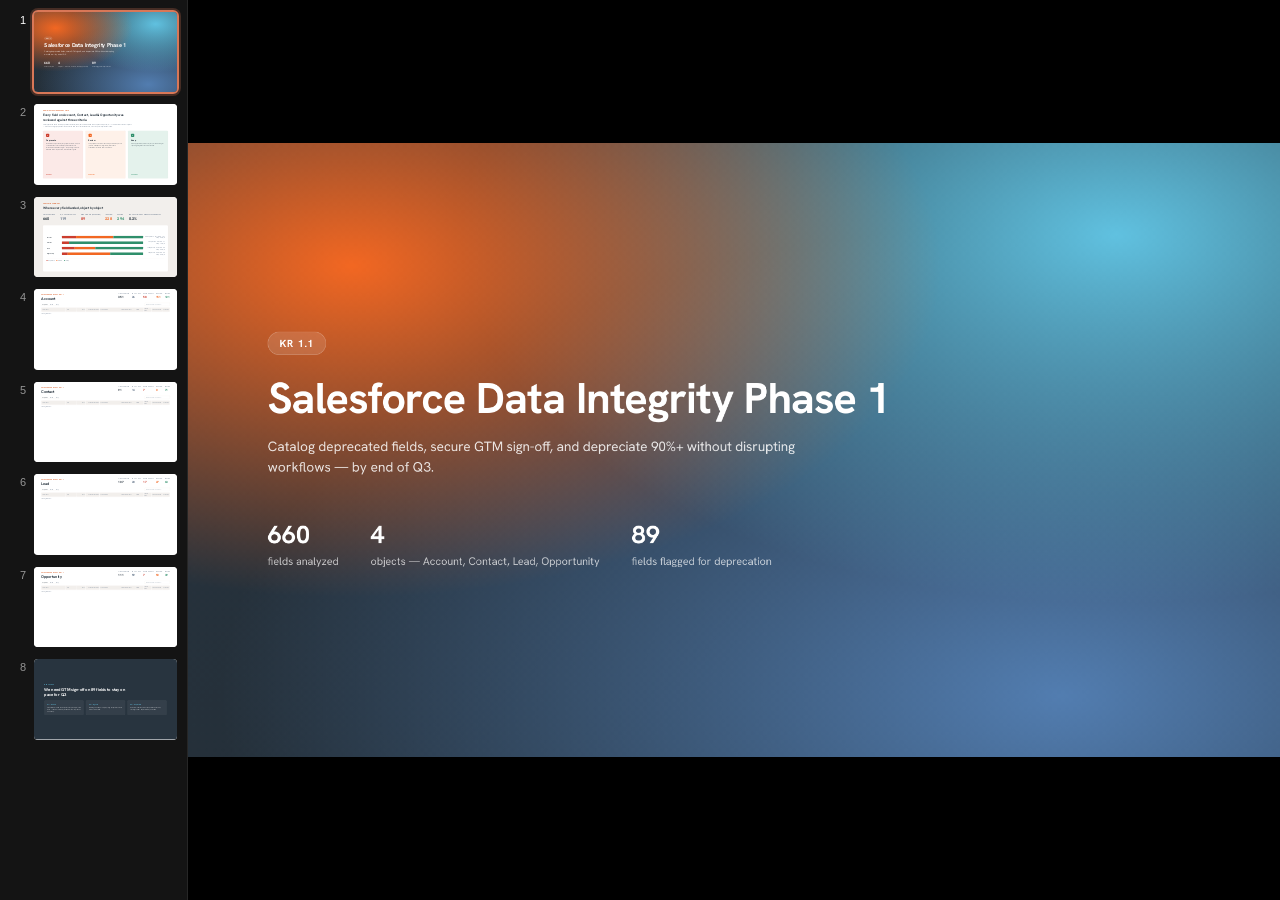
<file: Q3 Data Analysis index.html>
<!DOCTYPE html>
<html>
<head>
  <meta charset="utf-8">
  <title>Bundled Page</title>
  <style>
    * { margin: 0; padding: 0; box-sizing: border-box; }
    body { background: #faf9f5; display: flex; align-items: center; justify-content: center; min-height: 100vh; font-family: -apple-system, BlinkMacSystemFont, sans-serif; }
    #__bundler_loading { position: fixed; bottom: 20px; right: 20px; font: 13px/1.4 -apple-system, BlinkMacSystemFont, sans-serif; color: #666; background: #fff; padding: 8px 14px; border-radius: 8px; box-shadow: 0 1px 4px rgba(0,0,0,0.12); z-index: 10000; }
    #__bundler_thumbnail { position: fixed; inset: 0; width: 100%; height: 100%; display: flex; align-items: center; justify-content: center; background: #faf9f5; z-index: 9999; }
    #__bundler_thumbnail svg { width: 100%; height: 100%; object-fit: contain; }
    #__bundler_placeholder { color: #999; font-size: 14px; }
  </style>
  <noscript>
    <style>#__bundler_loading { display: none; }</style>
    <div style="position:fixed;bottom:12px;left:12px;font:13px/1.4 -apple-system,BlinkMacSystemFont,sans-serif;color:#999;background:rgba(255,255,255,0.9);padding:6px 12px;border-radius:6px;box-shadow:0 1px 4px rgba(0,0,0,0.08);z-index:10000;">
      This page requires JavaScript to display.
    </div>
  </noscript>
</head>
<body>
  <div id="__bundler_thumbnail"><svg xmlns="http://www.w3.org/2000/svg" viewBox="0 0 200 200"><rect width="200" height="200" fill="#28343f"></rect><text x="30" y="115" font-family="sans-serif" font-size="64" font-weight="700" fill="#f26722">KR</text><text x="30" y="165" font-family="sans-serif" font-size="28" fill="#ffffff">1.1</text></svg></div>
  <div id="__bundler_loading">Unpacking...</div>

  <script>
    
document.addEventListener('DOMContentLoaded', async function() {
  const loading = document.getElementById('__bundler_loading');
  function setStatus(msg) { if (loading) loading.textContent = msg; }

  const FONT_MIME = /^(font[/]|application[/](x-)?font-|application[/]vnd\.ms-fontobject)/i;
  const MIME_TOKEN = /^[\w.+-]+[/][\w.+-]+$/;
  function toBase64(bytes) {
    let bin = '';
    for (let i = 0; i < bytes.length; i += 0x8000) {
      bin += String.fromCharCode.apply(null, bytes.subarray(i, i + 0x8000));
    }
    return btoa(bin);
  }

  // Error sink persists across replaceWith since it's on window, not the DOM.
  window.addEventListener('error', function(e) {
    // Failed resource loads (CSP-blocked links, scripts, images) fire plain
    // events at the element — warn only; real JS errors carry message/error.
    if (!e.message && !e.error && e.target && e.target !== window) {
      console.warn('[bundle] resource failed to load:',
        e.target.tagName, String(e.target.src || e.target.href || ''));
      return;
    }
    var p = document.body || document.documentElement;
    var d = document.getElementById('__bundler_err') || p.appendChild(document.createElement('div'));
    d.id = '__bundler_err';
    d.style.cssText = 'position:fixed;bottom:12px;left:12px;right:12px;font:12px/1.4 ui-monospace,monospace;background:#2a1215;color:#ff8a80;padding:10px 14px;border-radius:8px;border:1px solid #5c2b2e;z-index:99999;white-space:pre-wrap;max-height:40vh;overflow:auto';
    d.textContent = (d.textContent ? d.textContent + String.fromCharCode(10) : '') +
      '[bundle] ' + (e.message || e.type) +
      (e.filename ? ' (' + e.filename.slice(0, 60) + ':' + e.lineno + ')' : '');
  }, true);

  try {
    const manifestEl = document.querySelector('script[type="__bundler/manifest"]');
    const templateEl = document.querySelector('script[type="__bundler/template"]');
    if (!manifestEl || !templateEl) {
      setStatus('Error: missing bundle data');
      console.error('[bundler] Missing script tags — manifestEl:', !!manifestEl, 'templateEl:', !!templateEl);
      return;
    }

    const manifest = JSON.parse(manifestEl.textContent);
    let template = JSON.parse(templateEl.textContent);

    const uuids = Object.keys(manifest);
    setStatus('Unpacking ' + uuids.length + ' assets...');

    const blobUrls = {};
    const resourceBlobs = {};
    await Promise.all(uuids.map(async (uuid) => {
      const entry = manifest[uuid];
      try {
        const binaryStr = atob(entry.data);
        const bytes = new Uint8Array(binaryStr.length);
        for (let i = 0; i < binaryStr.length; i++) bytes[i] = binaryStr.charCodeAt(i);

        let finalBytes = bytes;
        if (entry.compressed) {
          if (typeof DecompressionStream !== 'undefined') {
            const ds = new DecompressionStream('gzip');
            const writer = ds.writable.getWriter();
            const reader = ds.readable.getReader();
            writer.write(bytes);
            writer.close();
            const chunks = [];
            let totalLen = 0;
            while (true) {
              const { done, value } = await reader.read();
              if (done) break;
              chunks.push(value);
              totalLen += value.length;
            }
            finalBytes = new Uint8Array(totalLen);
            let offset = 0;
            for (const chunk of chunks) { finalBytes.set(chunk, offset); offset += chunk.length; }
          } else {
            console.warn('DecompressionStream not available, asset ' + uuid + ' may not render');
          }
        }

        if (FONT_MIME.test(entry.mime) && MIME_TOKEN.test(entry.mime)) {
          // Strict artifact hosts allow font-src data: but not blob:.
          blobUrls[uuid] = 'data:' + entry.mime + ';base64,' +
            (entry.compressed ? toBase64(finalBytes) : entry.data);
        } else {
          const blob = new Blob([finalBytes], { type: entry.mime });
          blobUrls[uuid] = URL.createObjectURL(blob);
          resourceBlobs[blobUrls[uuid]] = blob;
        }
      } catch (err) {
        console.error('Failed to decode asset ' + uuid + ':', err);
        const blob = new Blob([], { type: entry.mime });
        blobUrls[uuid] = URL.createObjectURL(blob);
        resourceBlobs[blobUrls[uuid]] = blob;
      }
    }));

    const extResEl = document.querySelector('script[type="__bundler/ext_resources"]');
    const extResources = extResEl ? JSON.parse(extResEl.textContent) : [];
    const resourceMap = {};
    for (const entry of extResources) {
      if (blobUrls[entry.uuid]) resourceMap[entry.id] = blobUrls[entry.uuid];
    }

    // Artifact-host CSP (connect-src 'self') refuses fetch() of blob: URLs —
    // consumers read these Blobs directly. Survives the swap like the error sink.
    window.__resourceBlobs = resourceBlobs;

    setStatus('Rendering...');
    for (const uuid of uuids) template = template.split(uuid).join(blobUrls[uuid]);

    // Strip integrity + crossorigin — blob URLs from a file:// document inherit
    // a null origin, so crossorigin forces a CORS fetch that SRI then rejects.
    // The manifest bytes are ours; SRI protects against CDN compromise, not this.
    template = template.replace(/\s+integrity="[^"]*"/gi, '').replace(/\s+crossorigin="[^"]*"/gi, '');

    const resourceScript = '<script>window.__resources = ' +
      JSON.stringify(resourceMap).replace(/<\//g, '<\\/') +
      ';</' + 'script>';
    // Inject after <head> so the DOCTYPE stays first; prepending the script
    // would push the parser into quirks mode. DOMParser always emits a <head>
    // (synthesizing one if the source HTML omitted it) but may carry
    // attributes through, so match the full opening tag. slice() rather than
    // replace() keeps us clear of $-pattern substitution in resourceScript.
    const headOpen = template.match(/<head[^>]*>/i);
    if (headOpen) {
      const i = headOpen.index + headOpen[0].length;
      template = template.slice(0, i) + resourceScript + template.slice(i);
    }

    // Parse the template and swap the root element. Scripts inserted via
    // DOMParser/replaceWith are inert per spec — re-create each with
    // createElement so they execute, awaiting onload for src scripts to
    // preserve ordering (React before ReactDOM before Babel before text/babel).
    const doc = new DOMParser().parseFromString(template, 'text/html');
    document.documentElement.replaceWith(doc.documentElement);
    const dead = Array.from(document.scripts);
    for (const old of dead) {
      const s = document.createElement('script');
      for (const a of old.attributes) s.setAttribute(a.name, a.value);
      s.textContent = old.textContent;
      // text/babel scripts with a src: read and inline. transformScriptTags
      // does XHR against the src, but blob:null/ from a file:// origin is
      // silently dropped. Inlining makes it a plain inline babel script,
      // which transformScriptTags handles unconditionally.
      if ((s.type === 'text/babel' || s.type === 'text/jsx') && s.src) {
        const pre = resourceBlobs[s.src.split('#')[0]];
        s.textContent = pre ? await pre.text() : await (await fetch(s.src)).text();
        s.removeAttribute('src');
      }
      const p = s.src ? new Promise(function(r) { s.onload = s.onerror = r; }) : null;
      old.replaceWith(s);
      if (p) await p;
    }
    // Babel standalone auto-transforms type=text/babel on DOMContentLoaded,
    // which fired before we swapped the document. Trigger manually if present.
    if (window.Babel && typeof window.Babel.transformScriptTags === 'function') {
      window.Babel.transformScriptTags();
    }
  } catch (err) {
    setStatus('Error unpacking: ' + err.message);
    console.error('Bundle unpack error:', err);
  }
});

  </script>

  <script type="__bundler/manifest">
{"c2c44214-92dd-42ed-bb02-52c1ec9f69e9":{"mime":"application/javascript","compressed":true,"data":"H4sIAAAAAAAACu197ZLbNtbmf18Fwkk8UiypJbX6S709ee12MuPafLjcnvFMOS4FJCGJMUVoAFBqTae33ot4ay5kf+yvvZq5kq1zAJIgRUlUi53Ju+WkKmmRwMHB53nwnEPg6EvyH75su3Hkh2xI7pwxFzOqnOGg5UR0xuSceswZOj/MosAPaPSSyWAS3aykYrNR9+T4uOs6LcfjszmPWKSkM3x/hxmdofOC+hPmtBzJY+Gx11RNnaGV9MgP5DykqyNM1/lZ3jr3rTTzNRV+hbyQrJj1RlFVISskK2Z9SycVcr6lk2LG5yET2wodM+a71Pt4hAmLuV/ESvFoW3YuZvJIJ1trqSnzPrr8dmf2JGFRwCuPRxU1yJKuCYnm8dYG0PkhVTHrG+oHfGdWTLXW1Sxk3u5idbK1zMtAedPdmTHZ2khht4oKRndmTxKuDzVXbskc0UUwoSrg0RGk1Lk/JOn/ROWUSWd4t30+DZ3uxdkZ7Q7OPUqPcxN1fQYNHffCPT5n56fjk65XnjidM0OnS8fdMXX7MLDLEyfTZOiMKaPsbDCmjPXyaUvmxdA5o8fd8YXrDno+LSQvzoOh45667sW551J2elGWODfqQfaJ77HxoOv2/bLkhRE+dPzjk647OBv3Ts7HpRnSIT10+sduf9DvD4593ytLm43hocOOT0+7/oB67tlxWVprzA6dQX982u32/IvjXmmLWGN06FC/77t96p8w76QscW5EDp0Ttze4OD6jbrdbaMCyMTh0zk7GLvVOL47PT06dlhMHo4+BkkdL5spAsaNrKtmNiv2AybSA44vj08HY80+6ZRkUfUEjP+2fbu+Usb7XHxyXJP4TE0kD0oHf7Q/c8fn43CtJecPEIvCYvGEe1CDpobF34tIL//zCK80UKPYN54qJRPcLymjPdU/Pxxcb0n9PFybxsXvm+6zbpxfML0usqJIvaCJ6fOp1B8fnXeafn5Wkfjfl7xhUIp3KgzPqe6fjE987c+5bThCFQcT8r28VExENwfR+aDlxxG7nXMLzORdokD/cky+PnjxpNJrk6g/k7skTj0dSkdHIl6NIkivSWAaRz5edLUaeXJEKiX75hdzdNy9zJUiPzxm5Inf3l0+eNEyhndGICcEFlL726JdfyPsPIOXoiGxb3p4osSJ3JK3XOI6wq8mI3SoW+bLRJHdEMBWL7Bm5Ij+4P8PMohIqQL7K/+64QeQ3mmRIUnGNCOSMuSCNBRUEKtO7JIz8D0LFJJ6Bcp2QRRM1vSTs2TNIDOkUucoSvGcfLjMRggQRUU3SuLtvdqZU/[base64]/NbcjG/zSef+XbyvpX8ZH5LIL+dfjTyubpbBr6aDk/nt5dGBfgzX42T7heXYLomgseRP/RiIVikrnnIRb78iMVK0PDOSqybwKPC5VH7pNu89CBb8XG3mRdEPWj0dTlc0GjC1uSYx2drcoJozNelwNO25GOVlyIVY2GJEBl7HpNyXY55USZKvykIWlIRBdFkXZB5USJoY818eC7WRennJZL0i2LVeBj4G7vLDWOWCPndeDy+f/LTZbb2BBEsJrDyPCEkGJOGWs0ZHxOfezgryWdXV8SJI5+NYfV2YJJ/lrzsTJj6OmTw54vVK7/hZEp5UjpNLZUQPalZSK5SuR1PMKqYyd1wpFqFzGleYnoWdgKfXJGCvPSlYrfqmkcK9LuCxUK/SWVPGfVhjWGRfz0NQr/BQpR8/+Q+qzmuyw1QUPEIFknHDHyn9YQQmHzwbObjT59DSWMaSgY/vZBK+T2dYRJM4EE5gkXwd6fTEUyqJ/emVU0Tgwa6JbwQ1vX3WfWcFvnJ6tDP70Cl+5+KT0EpeJoW/6EzDkLFROMF5yGjUbPzMw+ihkN0S5rF9+jL341Gr//85uvR6MujN4x6660/p5GTrc8N021JMUPQGNqvRaBizRa2x9On1SWvCXTyC5gD0puttBmbl0/un+QMXSOzzi1yp3uPgPG+bzbQ0nhUeVPSYGDPija6M4/ltHFH5lRNh2T7JqRFMM+Q3CgRRJNGg0FNWWfGpKQT1gR7z5pQNLnfZPOTTconk/8wk+9R4e+0+CUruRhTj2HuxIgPe/Nbggsk0YmMUZSxq0K21dSHk+YlXzAxDvlyOA18n0WXStBIBtDmQ5fftuWU+nxpJPuxaLtUsqb5zahkbalo5IM+LcwKO5pqyY1iuG5XynGfNV27PQ6puss0HEawntgJBA0k8+0kpg3xR3tWkBcAeKKeChbszouF5GI45/[base64]/Dqf3zpP7q0Wg5Uazd2CioCiDo6eGxoG6I6Gp2bg4WPTDxZAwK5tobVPp4CNGLBJcFtZM37wkHjWQEEP2c/vTF0AKiQVwI5PqkC+yqc3ie5/IkNQJ1eHr6yOs+e3Y9LWjkX8YLELirTwGTbp0IxKQhycEM4QxsN700EfwFi/fv6yM/NbJlmn08GM+PM+B2qwD9GkmWmjH1xB00kEA9Byu2sQzCYbIY+1EDimGsIbZsOHEBoqaFkERGRYucF2F6frin83m61aBMOiZOSmyG0ndIMpVyNySwnhOoBbQhh/[base64]/E/U9a+cqkl9YXBw9O9zmMFOdf//zfODr+9c//6zRb5Duqph3qygYW1WwR5wtnN4aCiVYjhkr95HVgKONH/wShHgahFJ3U6ew6TUx3RUu+wbOzzrahD2wXzZawNdt4Njlr5j1c3fltqTtN0QnAFyShqno7ttA+mNQWLdiML6gbsoRnaYvEl5YlG41u78qaP8+KlfjekiqC/8+mEdOKWCzfmEq1leXTiiQcW9YWYuLSRrcF/[base64]/X7BGkeBmkoNGBlUIPmFKBLLvalNwBosB7WkoMSszK/HxrbOYUZaSOhQRFldE7uLXVHo8Dj0R0og94zm+LIQnCspJZ97Xcz+wp/5xOrQIWGZSqnlXRJQ1xw5rcbaaS8VPQPrSWFp4WEXsgluzO1CdlYDWms+GVWUQtO6N+6QfHvAsrZQKqlndbNdWqJHjYosaKXeqf5RqsQA5TDeb/zxqzL2LoIstbBW2OHTM6KsUMFFc7YqX9eKmiHFnmuy2StGHZUAndN9FF/rVom53Zt1mOXTO5KsUv5JhkfexfeoEzMdh1SQu9xYarWqD6gmsmr0dv56vqH72+MvxNGdBUPEdjJ1ICDV/S7Xp/0ThftAfxxPu10ewYNoMsTh18luTxc5cABrgsSAE6XnJIL0jsjA9LrZ8LNkHuw0hcLVLl3Bjp/1+t2+hfkuHN+Snqd8z7pndM+6ZMu/tvrnPXI8bR32rkYFB63j7/tHePrzvlp9q593Bn0Sfcfmbp64D1Y23Oj7anWtk/6tNclPVQDi+zjr17X6NZt95PSc05qBCC5UDXoeQRaaEz0LuUaFtSaNylUfyekKTIzY7PotP1YVA11AVpgJdCrqsca8GLHZEj6j+MoNhsHXZfcpuXA7Ym1XlWG7KWbi9IWsXYcpN79h/6xbQNSfAfdWdid4EL0HjT/sI87WUNGHLbVNojzXc2PsoxS+PfBhLUFqda8261kplXTPtmtbi8JsVD5lvZlIGeBlOt7WlTiN7Sl/bShzW9ocdGuYUtb8snZQbvawidpn/a0D/wqRUU7d7QVPjKBbWfpTnXHLrewEavoEPg5lioYr9qehqC2n+C8uB3eFd3wcA67VQxq3ZJ0Qxjslhxlcbabk5d9yoM7WZ95XODHhHbwrKui4Zh7sWwvAhmAq4DHCpot2SqXR7tilqYlw3gxSiNge/NbK+l7P5DA9PofksDbiKs2DUO+ZP4lh85Rq2FncGKF0+YVLn6AdGyxKudAqmQhGJg6//3Ric3BAKliERqYPJzYyU+LlE3/NJ8co17vsqhX+91cBDMqVut7yiRmZS1I186mvSHQPI2s0ZqbhLUxdbNMjglgripoLuyPhLC9mcdheOVqYk/uTd6oit6qfCFV673xe6BM5mTKpdpX6TUBeyp00s3XCyPz9/36bL15UMyeqvS6eV1M1IidHp2KVRQweatqgBHj+fJtcqzTO2GzlB7Tv1LK7tE/6VJRnR90GWk1f86FiKYYym2mdNknXbgQ2X4+2MZ9y8aQDzGAefQGmtx6RgH92F6oA7fb4Pi4IlRu+DxMRenHYTCqcsHd9uPk2zBdra+yptYr7mM5Ct/SyT5ewqSNbX9h2si7P/rCRq8DUxfPZTgcUdvnNnzC1A/87Ava8ODgF3gAAE8o7UUCZ0wBLhfwTcVA3YS5RjVJAAdp3M25wcDUlTyMFUshWdd82tNNVu2unR3YhVvLu1TuOCrbJOQ/YzOK7giv2RS8szHQePt+4QDovzeeL/e7ZW1oG8mB5UEapP2KFjvrlQwmS4+GrNE5ze1lTMLH2GusD58h/s38Z8WBsREBlwBE86q6dGyypEF6aw3SKxOV2/Ssq1tl34PpNRwyQgEUDRNQ1CyRugkMD6wv6ywlE1H/68s7a2OUHzLTIFKFT/AKe6NNTk1rIPYfP2YK1a3zy7tUXr24K7F7+bBvaOW9I7orM/+aHC3hVN9nVa2IdaoSk4E+L6wIdaCbAVokZ5pZYOdw90I2FQ7zLtTK8x5v5Xkr+A3qditCQzd0BPwvv+DAa+4VeaaxiR65mL2GuDVrrTG1Rr0qfBtnBlJtGDd3nNjhKDd/3NgnnPswnAs7nir88W+IIv6Nsr1bmLRSEus+1wEHU7lGTlWONp8LeVmNXI/7GXI97qcoN004803CgbVBGHTXE4YJFh6cWwnP1xMeRtRlNdhJ1pXneDgvlwoyvVWGEsuPiijm3L/2W+jZ4xIN96ezi1kPobSNrByJ2Lc5xH761ac9IPNb4/u1cWi9P197n/MF9HuPj5KTkuvDybbEepFyZjuLLCVOxjKOMsXTNYb0mAomrGLad+vMovXq0U6eSuMjKsTx5CMj0rYxQVDmSelHCTtxV9Y3tSGvwsmsNWCv5OTWT7DrYbBrHLBw97FSOU4MuUQ/EPpQ1qHHw3gWJd/V3VtiS04y2OtTu5LAbiNXsL/fldA9l3YEd7+oDLIchVMVtp+AYDIyIbbly39arynQSlEQFcjWXV8YbuJAq3xjOLOC0oEQJtg7udO89o0zKD3/a1ugQXbQE2YN/gHKmHJdfmu36XA4D6nHpjz0mViP6jeHl+VyZEghY9S2MGg2XskIviIE3sQ1VkTHOVJuHbUs6JyLdJ9iQ+btQxXlooOV4sGX62qWDNM0vampVQMdfAtnsa5HsNsiRiMID8kof8FCCpECu2j0vAyMbl93G+A8xvmWk7bxCwu9q2uzBax4dsSHVYyN/az9QM/aD+immVLZ1nqZD19RG73BeGQAhwrUCN9SeTWDN5BbznGiXW8h6Pl7HAjmJ55j/L//wIMtxlinwAdcYOgt49R1yDOtREcwXCYaRz/[base64]/ZshL1Mh50sHaGZ8ns2AekphQphSTPcM62KhLSyYY6F3boZg0NW3D0ovnDh8C5ReSPFpC/SwLRDAYf7bj7BANR8eYYHZ9cH4jxRhUThMv+6ginqCJLJmGA7pWOFOQhfpOOl2xIKF3V13BuT3AMW4gW4ujqJSaASPU4RtdXk+bsHqzJ3BDxWEJE2xMerBllES9ZBTp8ImCNPvjHrYXsn1qAdbya1RD0bwf5eoB1S3xu1AJq/e7QAaot9QyIPQd5L9iiEPusRa4x2ySZB8yvVb8+tbs2k/vz6Ol9ogVXYv1+GQKru36xOmeuCZt9iCG8mhiqfhopA7WHeooJFnKLj/ltzqoGtOcdMs6y7iswgdf01WNtf6B3CoRsAjkKhGcv0sajJsvSlblIBskZ4Odwm2H5Bg+X0NJ90vSunIzcU/8km5WK86z8rNBNZ8Wi4K3oNU5HPIh6zdB7yGIHMSbOMa93IVb+YdJQvr4B5hDyJ4eAjh5xSX3erxkeYC1qr823urqL3glXFAWz1UDX7oLs5iOOGg3OQ6gJw4OIhAD4fOjM4bXNvsbLAvaJidWcyLlxhwMiS8g9IvrUyhuzsTdr/OVBm9FmpFyEe2GoKKya0Mpp4LGuIDYPVcM2NsN/7BENNe9B4UVLs0YbC95JAAs3m2nvw7zld45LhbDLrtk94J6Z2TC+sIhKpcs5n0n9jmPdhm02b///PN2g7WtjuybiKuYXuU3lT8aXv0wO0RtmCdR1ofwDff2zo9nGDW+UcjJSh8sFjgmAdWNG9/sP3ESn2f7KaYUziz73J9S7krGHvnJXE5/UvI4fUmMfzfZRJutJ1O38AfmwO5y3c98J3iDv54rV4Wf2x3aZ77zXfWJjp7PzHrLHK6JfprA+IrSuWV0MkF5SrtCG2Rm8jfR95joQp17rEygTXvsVBwfo/1b2FodQ3/PV+l5Y7BM4rUytzmRnFC3u6By9Yp2wqoQU+D2lBDauhrQA1v2a2igtFPuOGAezBMG+4bX1o40/k3wIn2KjOhgmE9FkyowKPh5SyIkqpcnP7KAav3+W7YKyQ1zfRwRjUV8Qicair7AaxqQUS1MNRHvl4j0aXGOzZskTVftGFE7xNMWX8QpaK/NpeZNOm+5KOVLxd6uTYC94m+rBxP+Ini+UTx1EDxJJO+NrhmI6yDAFtEF8EEz3k8ektd+QmxHXJzmSv3v+XDIkhcrhSf7bpLLL3Vyl1zl2+7usJWLIimTASqCB33+1qrcNeFhnmDdWpqK3+zR4zfHgzZmXVjmWtuCdtBiUHCKkSQ/k4Fqimyg5ZMx7V7FhsEj3ecYmSQcx+OCZ3fwlc4xaDCv1aIKtzGCinqplfG7W6AJOmGGMG/Nqwr1dzRyOPx+ld2e55bqe/W28UPWnfHkVzfJhqTolZraph7PIpq5K73eOxb4FxZ6zVwRlzd98C5GpfhpEpd7ek9tjy6nkKTPR6RtOteg/dp9fcCe4b+UdQNA1m4BwHrin7kQBUdydjipvPhbd4nHCgyJIEqcSUjZKuQ0/InJ6A6xg4s5ORoTXXOjk5jgXJbQHqFH6h+dUUs3fb/Lj3nsU5Aut2aTvJIo2ntYWYAp7UeyeuyHiy5ANDNXwC4s1utOwE0XkkGKEzI5O9G4DdTx7pGt7oF97o+N4cMyy7rS1YfJykLfzWNH7/CFXCurAEgliC6/RFiHIw+BkoeLZkrA8WOYBt4o2I/YKUQ8eiIQAoidRLyr//8L+JR4UuyDNSUvLwh11T45Bl5Qf0J6xj0BC0Jz6En8cWTe3JFlkHk82Xnh1kU+AGNXjJoqpuVVGw26p4cH3dda5m29DJrtZlEVDJcvd47nc5Rp3NEpWRKHsHzdq/z8xxCGpzXTIB5AwBFXkU+uyWvZnPBF9jhhI9Jb/AFpHsVEfhqgcjglsx4pKYSXi65+Aj3R2EVE3VbhJK54LMAOgOA9owJL6AhIDoqiM8WLARESiRdEgoFkCCCgSYZgtcpI3TBBJ0wXVK4InNLywC07DgfWqSsYv2kYqfdL8gb5seJLSPXXOBH/AtGvqOAyyIUd82lgmXUeU4E8woaz7lQYx4GnNCIhisZSCKnwAERSqAAYRfgZQXMsgL+9Z//hZH/nx+3TrpdSCfpIogmEipFVowK/OO7dx3nw4f9LujURxKU7tSw8yuHfWzahKOU0Qis5sGy2Iq5gi+J+X+CBJPdMM4dM4ydSu6Iab+0HNMq+UthnD/[base64]/P8sMG63xC84/Aho5ac+CiLxODf8bBtGcTmHm6uEHs1b/Vc+MzSbY4bP1T0yUfid9dETgFeJTn4qPRNMQBIeqBnITYB4ACc2YnJJntc9dCEpo7DtXf8vH2rbygcHna4HB54918u2lTVxAv5auiLrP3DgMmdInfjx/1Z6Db4v5RDAatlUwY8SnipIgkqC1JE+JG8sggstqAXSEYTBhkcc6gJW/x80VQHpgxYhkYsF84q5IyD0KzgwsnpzgJ+JEMW8aBV5AI4m5/8ZjQfgyIorRGWwjQL84VEiNEg82uYRFTExWRpDsEGuf0iKTGChfxZjfcerDzFMmuOk58Mc5ilf/qmDTGgsyRyOcWzXJMvg5WWjt/dtzKWOkwiuis96WYvLoOZrBqsZ88jY9SNVbkafk2ng/+Zhgpz5HA1it+HI0p0uXsZuU/XaKW75YKrH6vQTIKxXzcztCmtQbjMoigC8twB+igQcs0y6Fe8xWRCqO20orczVd43J/olbWzCujsPmF2wC3EvR3wsDJQX+38mcJmxx1WjF9CnpFYbgq6wAs2Be5zUq7o3ptMP4IYJUhbxgNyYbBfRDq0U2D26rDAB4Ti8ADbF0furN0e5v4V/PAA033Fa70tUCOBCUcjjduTHvc6BV2A/RIUiH8CGDxIM/IKYnimYvGyKNz6gYhXL+B5FnH/lYuV0CO60qZ+vdOF1Y154+phbAHERJZY0KJRGhCJmBlqGKShGDm1JRG5OLkC1jOYDWbC/4zMrmJNRpzwTwqVYss2e/DkGg4i/u8KQBGGoaGmOr2kVJCTSG+KLdwwqtvwdT5VE5djiShmlJF0gjixGTSkPzP16/[base64]/vdSLQAqrshk2F3wuAqaoWGnyWwWeJBMYrDBVYdFTNhjETbyBg9lKwcmMfmRkEShg0615lS5dP8b9bm8As4/oZQbHPfEZOPxXJAANl4dytdlwtOjazOXZeB/[base64]/wQkJz36IBXkLcICHfLJKnvwFnOjoKgNLB9LRyOutGXllDHlSJMAQRT1FnpKbeA6m3wEFzrvdzsnFWeei1z9zcOWWgc8iBXW6jqXiMybSDK1MCiU3NGSSfH3LPJ0PUpAb5sUC1olXUoJyH2Ao7mUidR+WDnDz6tAJrMWMRnXwCYksV9A9PusOZhl5JoU3JHnHacgnXH/60JlHyR6NhrCPS0dKZbZ5nn7F47wWXMGkjCZoHcBkh4C3tclKAJxE36lF+lQ0nLuaSHKYKKaN3jsBjuxXf4T//hX+869//h/nAy7/[base64]/QEYpT/qwUQ5+FIPHPqeLjZgodTJN6PiI8PlHXIhLlJ8TrJwrA75MwQlvbwxzqM63ElGty2Oj/d8DrdMS6Z+mLMIYt51T8fgIKeKNfACcOujnvfSEzwMmY+ZbsyPrRnTF1+PxxDwmTTPpiDXv8dMrPQ5FVw0nA40WFsXm8S66mw80uWTKxPdZ2nUaODnTCzs6Jxv+ZwMk9bTj/7WJH8g/a4R2dBHKeoUzQ71/a9hzH6LdBETDcdo0EqLbeaiJrUGBSmCzfiCVRIElviD1dBoNdAhlUHb7YC2FHICrQPAtoBNExi5H2cC0U4bAGFEF/DJWCMZHhCzCaO73U6e6JDNyl9vbzIwEV3s65ovj2dBQYDvCuEs+2DRCuhxB26sZLmgcTdXAQZK8inYvlCDFpBGaWRPaZH7IQs4rVRHKuvRCJPEPEiG4n4HmG5oDI8KllJfP8b9kxdfO4dCGi1Y0crBY/s4fuRsh+PnLQ0/krecPI+Ifl6R7ynEaK9VyI3FhCXu/vzlYc53LIqLaqUrLBiKxmdgNyrPZQvd7YPUHpS+iWe/sYo3WWzt8xl3g5QOepyplZ8+iZ9tfRpdmjdJ+2fWNfWthTV6JfEQbDuIcp/RWURy39OFgXHf00VtGM5grhoAnKJKvqAb2Sx4rWP2ALSBCYQgFO184pHNbmUQDjLZAA5+PwC+Gc1yFJhEfdCf1+92u2DMnyFZxSZ0SZU2+S9FAIHU5A/k89PvyBFZ4bePdMEDn/lZMJn21lygWwhD2b8xXjzy3PNiQbU/7gWFc35gKwZ7hiTgoA30O5RhU9dp9ImW3D/J9LsOIW4KtXvB8JYdPeHI27dvEk/Q4ByrB26gl53rDngMXsdMKE7eBB6v1cMDrZiwEPC34RsWLRKjuYq4YoeSDih4NPJYmCMdqm7nofsLR10utJg4CtSQxEnY84IJaUKeD458NDprU5AsLDUIhPZMaHquWHHDZ0Y6rBPmz3oWCmtuH75SvJvydww4dbZhrQBX5zuGVL7e4gUQJkGeEY/PVy3tsFVLTqRhro1RqWGnl6m2d/TgllmyXB7u7lwuZR0xJcspby8ZhpawYlzJQeMT9XO5v3psR6w9OB7B9Wo5QJ4S23Wg3b4/LCEQoJVsHPHvpySJQzgoLq3UIfsNtz5n0m7TV69fS3NuBNgN+CgtZIpl5zx4XMy5oPoYZ8gB8ZeEoUkwrDgXkkjG8Msq/JQKnKPw4bfL+ceW5tKxvjN0cwtJ3DgI0U5hPKZ2qaasTCB1QAGQUCFrSx4LCKJkkd9WvM20r7dK2JweqQfS8zgU7e3cg9GcZB6HD+NXpaMDfoAJWREkEw6KKNe3M6exBtmwywZafpzlF/5s3SJX1iJWy+KfX673XP6TsvBLIHJFso8x9aPLLAl+vJhLAU+sBGCF8gngiZXgLZ3k37+lE+v1c4jGySfAR1YScz1zXk98ZitqjrwrKGueWgmtC59zSbPndmK8EC2fDh5ZSfQFH7kk+MhuI33Mbb6V8JmdSJ9ql0+Ez+zGTE5TybeoeZprdVcWm92Vl0/02Hvy/wDNEpriTtUAAA=="},"4c351b56-7843-4a45-baae-50cd4a40be04":{"mime":"text/javascript","compressed":true,"data":"H4sIAAAAAAAACt1963rcNpLo/zwFxPHYpNRNXXyJ03JbY0uy40SyPJKczKyskdgkupsSm6QJti6R+/v2IfYJ90nOV4U7yNYlyZw9ezLfyE0QKBaAQqFQNywvk/fbH7f33xxub5FhVUxIEneraV6nE7rMqnh5MawZ+e///C+SFCQvakKTtA7JPh1M0ywhl2k9JqdxYrQijx+TwTQn1TQnWOk0/M6bMkpYXaVx7a1/5/sB6b8mN98RchFV5OQkocNPVVGSPtkbnNG4DhM6THMKZbSqr9fNih+LahJlorpfDM465Jxed8hFlE0pwj2n1yTNSTE4IxsauFH1htB8OqFVNMhoj9TVlHZIXOTDdDS1yi6rtDaf8RNkFpAeAD86p9fHpM9LNYrldJCl8buUZsk8BJ1+8Dr1dUmLISK/0O8Tj11PBkXmkQ0sWiKeR3omoPXvviNkeZnAHFU0iuuwZt8RMpzmcZ0WORnReh+K/[base64]/Y0AU9NJmUU17ZEkDtM8p9WPh7s7HfH2jPV0rzbUz7CmV/Vmkdc0r8m3b3xheJ5sxfugHrAn+DRrkKOYl0N6VfuscuakKGm+G9UxEMbyK5gJf6P3hR396/XxYrDxejmkVzTGZsb8qEZzpynOCkZJH2glzCJWf8gTerU39L1Xy/CN1+Z0i7r9PumuQk/58yuNWphC67nfksMrPseyNKa+05gsaXBHK8dhRvNRPe7wb1nkkRRApbD+tvZ2P8HQVX4Q4hi+q4rJQV2l+QgGpEM8mKLlcT3JbAr730yj/5epUvWmii4lYSKJ4bPEkcPtYR/UmPBHDpmQjNYcZMKf6+pa9Y2Xkz756WDvI59K/B6vOSMx0r+s/YCPzjS+4hvfvskdThTgJlfgdu/B2zdVFV2HKcN/fV4pCH7/x8UqHpxJAklMOpLk04ca4SP5+PixxNIq7pu4btjveo1lV1FWkz65EegMi4r4/M05KYZSxDmn1wx2fqOPMF7nRyvHfGweeQGCOjo/5mgenR+bHXRHxIQL7QKxlskGx8gZsxbKS+KP0QQX86eoHvtlVI/zaEIlgkhJOJq8nJN5C1XB8qZxkdDP+x82i0lZ5LDrla1kZU7WIELWWIaszNLa95a9ICyL0g/wS/tFUXvWEoX6YUXLLIqpv/wlTOIvITCdR8sd4nmB+QqKN0S5DW1mbN6DohBiFIgEb98cbJ9sHhyQPjnlez6LuwhxXGQJrW4GUXw+qoppnvTiIiuq7iS98tOcsGo06MTTqqJ5vQkvyMu/duoqylkZQZkYCEIGRZXQqrdaXhFWZGlC7gDzfOU2ON0qStIp662VV+uD4qrL0t/SfNQTLwfF1XpxQathVlz2xmmS0JyP/d/O6fWwiiaUERZ32TjN6c3KX43OdcuCpUAgvdWVlb8CEjP40VpDvOeQYdBhzICZ1xWNJmk+cgexc3vNNK9pVcKvScpYmo9u1KcqmkV1ekHVINx7Np7fOorYuGdUuH9ner0BHRYVfWinZLubmG8gvSdPJFKqu9GAFdm0putpzmjdW1kvC4TTpRc0r1kvL/K2ocjSnEZVdwS0Aavwh5WEjjrVaBD5a6vfd1ZXf+i8/L6zEpC1538Vxc++76ytPe+sra52wh+eB+Tp939ta/Di6V+D5geB6mjvGRAKEMl6lKeTCDsgiYushs8YobDW03yY5mlNHzDCeT3uxuM0S/x86Qdgp06F4HfPQSvkRjUF/0b3bM7QP4wnzNpYTJfCUeemjJIEUHxWXpGX5dX6sMjr3upqebW8Gj4j07Q7KfKClVFMO+qXRIiT8x24fO8ylsuiSrqDikbnPfzbhQKNYnNZJikrs+i6l+ZAcd1BVsTn65dpUo97a3SyPqbpaFz3VunEZUISzwta1WkcZd0oS0d5D8Sp7qCo62Kybowpp8Pnzzvy/+HTYL3BRrHWSgf+Fz5/MJdsMAAJYMpo1WUor+Kct43HNK8oK7ILmtzALHWH0STNrntz5gir4IoJXz6nkwfN2dzN4N4UuOpCsEfoaXmluJAgwBXytLzS3R4XrMZ/IyYp1eXOunJWjNLYraa4Wl2UPSDtjA5r/PFbF88nvbXVZ98/e/n0xbPv1yfRVZeT1IuVeOzi9qK8IqsrMKt6AP4yWFlZWVsRU/qX4XAo1s7avdaOPR7Pyqv1y3Fa0y5W6pUV7V5WUdnGiXm3lxfJbgodZuTT/oePhycgUux8+MjFijQnUVmy5Us6AHnpvMvqaES79KosKhBDyJfp2srqM3JOaUkGRT0WWEFDdp3HBJQfmal5q+goSnNGIq54I6ymZUgWl/k+P6FJGpGySvNayWp/K6MRJTdkElWjNO+RlfB5PFkXUhkhqBKjHYJqMHJDOC9Ic5YmtEeiiyJNdOW/ACZFUXfUL/JakQm5IYIHkGhaF7rVYocsKp4NP6NhTSuFIOEI8125GyVnU1b3CL0C1RXpXtLBeVp351dRUIAokqoou8M0q2nVIzBLZCGdwGBHuQHszpoKptoBugkF3ke6P/zALJhGjWnFNwsSrqyssjvgpTXl1btxMc3rHlmdA3aYZll3UsBsAIXcARY4NFAZaFyqaZ7DZmjCRWaQOviutCE7U8L7qVR9vvu8s3Py6c17KTN7sPd2BkVyfSO5PwgEgtJWZopc5I/[base64]/[base64]/NquvM+qpvjNLCdi3OaKsBGDGNErCqCxpnmziiYO1DA8QHVC0mIIRrbc2XQLkNWkOq11XregoZXV1DW3cFmoNH9RRnkRZkVP4kO/2+KhDGK0P0xi1T7jowimjB7B5+Cuqy+rF9nBI49qZdTV80wGYV/[base64]/Ti02WieUEnw1MerJfycUaVjRPaOWPfZt0AwGZZozq9vMqd4i19kXf5SJxFYL0qqy0QvDD1vbHw5P9bbAI/evoTfc/ou5vJ4+Oxa+V7g8nj44Xl6U89PHz7tvtfVm9u/ElWfK/hF+SpWDj0bIt1PATo38RZaxDGpYoQIL0iTawBGFdpRNzRBegjto9OYXot/AS1MqoxvY90HJjEfZOKIm7ZFVUCLACHgnZr1VU/jouMoowmup4G3OEx61Mqx3SXQ1aqIN+JX0yTPPksCh36AXNtr9Ooyytr/kXDKS/uiwpgwUz94srHUK/CoOYs8CrWxvKVmQJABSlGBENhF2mIBv5+NZcyDHosLx+v+/1jJUqhgaw7fdJZaxPXn9hbv2F1vq3gLdqiyU7D7RR15Q1G/Sx4Ck6Wpg/vUFgkxdvC24Sujk8tdUaRhkzquFjWz2QTrwWkdCuNc25s0jizaV/tRK5eC9IWVT+OJ0MaNWgPmNpvO6TNVgS1jg98Z4AD7SG7okX3L62RO3GMmosnBY7j5gLPAro+WgeBloXrnEySmiJh5UVwzoF5SmWkZS8Ig7u6yRdWrKtVNiRVHGUgENdWpIUhry4UTHwzNWDTbpdW/4U2PX7sMM1CaT1nCTpzBqG+Szmd4+FMw7Cnk/[base64]/AjaH60cH+tGQIiiVBIhvrscpxmFebMI9JY1Glpzzjs1kT3ic4UkErjdk7PfVmn5X1+SpeXAmf5J6xDgZ3EI8G9zBOJpdTTRvUdwZKlPVskSmbj9B41FO485sjpqLvLVdasY/AKwN7pYjOqZwwIfPxYwXgNTMuV49fUz4+vOEm+yQ1n52LOhtbDEVraISlizzsz4fWZ+efZdE8iCxVsbU8TPMfT6NokJh61DzoLgAXML3pLm1PbJmTn6Yj5v3NVtI9iypuNp1ZDac1B0abl9883u9s7Jm8NDcH70WNyNownNup6U1D98RJ384fY/Dk8O37w/EKq8Ayp8/byIRINBRQZkkKRkkBRkUJE4rSmB75CEZiQZ5oROSEpA/X4+SEChfk6+EkZYNCkJm0RZRlgZ5egFe47OsEU+wpMxm5ZkiohcDipPOD+IDnvEw19wPgokvvtvfj35df/NJziI4lthk8K+VdGlsFEJ5yPhwirf4aN8BdpZ4xU8ylfAdoxX8ChfDYvC+Bg+yleVUV7JQhOOAjI2gYvCOCq5zlm+EQUwBjOz958/iv4LpxdwXN7O6yqlwv1LlFNRJkcMOFfp+0fnHXJxjKf7o4sOOT+2hnf7F+B9u8b4FnmcpfF5j3hFvgm/BL5FHo+jfET5C/yp3qR5Oa3xxQf4pcrZdDBJ+YsD/KnenNPrpLjM8dXP9HqruMzNd9NSvvlcmuVlRRmTrz7Bg3o7KaaMKpi78GRBxfcCLr41IOM7mqMFRL7ehke7RkajC6pr7MCjqjEs4ilH7R38UuWDbMqhvs2mGl5STAcZ1SO9hc/OeINy7aqe0HzKB50/79J8auM1KUy0dgsDK3wPVmj9HvQaznsxefy1MX/C2KdG9RN/tsZV1BEjK2oYYyveKxxFDQtLUUfPgKhkz4GopWdB1LLnQdSKozymmVltE0vcempsRC1rdGQdMT6yijFCo6JWHyzracURe1/U6qNYqupnBWtrsFOweS3qYhqPWR1VHIdDeDyAR7sGzRP9fjtP7Ldq9PG1Nfb43hgtrOGMVVJFI43CVhWNbAzgvUQA3prf5+/kxPK35qzCez2l8N6eT3ivJgleWzOk7H0avTeyyMZR1ZSIqnomtqqWskradT/IYj1+yo6opkCVAGSTncO2jC52/kbv6F+vvSfH37yjf3nHi963J0f/enK8+CRYVDbGD7uf9vYPTw62d96dbO7sHWxz9Rrs1vt0tH1Vig37lX/V5TbLb0ksfgW+R5bE55aIFyy/Fvh6o9Qz+b8WF4Tyzv/CAv8o6v52vAS6PkPhd7wY+F/YYj9YHlkaPS6BbIKYAZ7HzAcDo5T2pL4VXJOki6LY7q1PS3dh/6RDWNkhOVpdQC8GavSSLJmCzRK+1i6PiOjyqEP8GOt7Xeh9HNbFTnEJK4pROJKBzosLGI1zkewDoxb28BtOJS3Yt82O2Ym6QyKOzCtApiZLJIKpeP1qWT57rz2NTvvHll+NaTahtf+FfXsdLI/SDvFegeUYSx+tere2/bLM631hi69F22XV+LXTtn0aDWWBsJVUNMo6JMrSiB0bLr4N6UPL+7eMIjHJ2fNfLW8EMDrwDRggf6N/9OULe30ceB0k3aCjGnqPVqEqIiIK21RJ8NXGdJ/[base64]/Yl4PjpY3gy+zL7AtbfLRsaCiwoTuEJXdewHdHq+qMJm1tcPqT1mfjOFhKTwRTkQwIpXmcTRPKfO/mpjlfJYyhQJ3P6nIT7eWRa5vSWCAALsUzmCsoS8ljssrN4qYdBaM7MA6DBeFZkea+57WNPjfzVdGle44Uk+BEc8VFBqcrHp2RFwntkPM0T7hhyfF+qIryPa1rWkGfj45No23J6DQpNrOIMWq+Bd3EOM3rg/Q3mGOt9jbWxo3YC0RAIiyTozAMAZkwkpEu7NjWB6H/[base64]/BGuqoatVGjDVaFhUugnsSO+Kak4DC/0i91owV2d2HpULXldFDnvhOb0+Wju2dydeLObtaeBOjrFq+awfYdityZL5RB+3cZMbs33HJqKOplYVfQMS5497B4cnB4f/3Nk++bS/9wnE4eVF8reTk0+f97dPTsjislJIHXGRVTrQShEW3Gbl7wqc5+RDXchjp8e9qeUThhHIB/SqlQ/c+04+CT9cBQ8E+WFRTUBO4wOgOOMYT2wcsQNYUD4uK5sngiKsL6Os8L1gSmjeRp2/FBVE656otiAUizpIy2iuo7N4Yc8xGC5EWdaq9RRCyHROyBZXFbUIdQDP3d1w/cA6eqgcbvI7lxjCcQR8ZhANggDwtNw+LNKzIsumZgAYdK9ndLtN1jgUrlwo5LbtZnWZGX5+ri+U9ASTW+zy8gLJC0Yno4qWPZKkFY3rLgb5duEL3YixdJRDY6xfl5kOATZkb3n80LtjXWYftdHO126QdTQpcUd2Nj7YFuHP4XXJqeUjlGzvbO8C0/i4t7Vtcl+szpoho2Jr7EhHDEBjaSlosA+DeGKgG4SHgSXwWRYIPKX74ywASKGI/[base64]/TzsuO1806kiGZNWQG+1lVOU0+bHIUOSet8fauxq0+ayienxcIJfjyGGOXAyBtxvhyYnyNd/wQNrwvqwA14dWxmFM4yJY/LXyShFWXqMGOENqiQy+WWQ0hBq+d6RDQI4JfKiBhmbOgE2PSGzaF4smdJv/X9WCYJHif8HDBx6xjG22vqrnHgFVBX4QRonWrk+8oGW5OCe1+qo2Nz/7YAnw7j5YmsdKwfNgcAH6WOphjPwf76poBEQlNS03ON0z+RiGoXEsLSVjtaXlBR+Pqbp/[base64]/QGRZHRKG/zGbQ+LwbwrkGDkZLC3oUh5/GRamed1s5rcc8sZfV7ChzUPEjSzMlOAtVEigI7BiJiIsSl0SRiokFa04lntoHT5kcZfPMBN0WnLepUzIBjjDcT8Fa8DlldsbA4T5OGOOrsxbq7B1Xchq/ZxTvZsaQfEPyhIQR08ZHkOkHz5LRgkx/UC1y9yt1MEmrhl7SzPexUqgiFTIclPpixPOFiG0Lte0/IkhqwJfLEU+mrchJBV4gPNQSxIyJgwLqFu5hMRIzakeF901DnqFqcYsAbcIMvZh9LUNrOfLnz9GxozgGoybVu2UobmylHhW+lQNDN3dSOKsFwBU44R3yNHPcIb/[base64]/vQHKOt6W2YekDSvL+mC2QHXeHEK14u/asLAqGPA47SrQ7cQrX7dRr6Pl1WpdXJCGgQjmxjjOtuyUf85C0AYnptzWCFePawI8OZGI9hTK5lucnR6fJKtVwWpU6Pb08G3MU/eqpRMolaPcIORicvSrI9SvGgPa9FWGdTmyV6QwQkiFwSeR0c3dyi8MffGFpSsOpMKUayJ9kVnuwtpJmz7rem/[base64]/5/[base64]/hDcdiVc/MeKwAVdIzKQFRttXm9XKclMDM9HHCr7u8TNWxwsJpLNIbhut6YJxg5+h/4XPfKULFZXKwhIDEuGmncwZZGZEY04glbHfP0UdlJvoGaic2m2IPZsjhrN+ZEsRByCqvylMRonUNZJUpzcnODGsm1F6CqFLrJSZFMMwrpaRiJKqp1l5FI0kLAfLAOOc5IRDJ09c2gujdnCnkS7uY8KlF0LJewcZL0TekMj9NyhoxoIWtmCHd1Mp6bgivh42ScrBtKP/2ZMU8Z0pFFHVKOgXzKsSvC2SK1hnADsycOd6Z7lFZg/8j986zA1YfIvIZgq8Uf9OVxCiE5EF95ByibGHWEeOOoTebKsneI2bblodFTHepN/hfI5Q76WhcAjgYHcxSD/1NU3dMJqv9E2v53HE9uw2Psb8pzCu4J+nHesUUwzZ/pNdiIrfNKDNk8hIAEP8Hk7gMJNl2zE3Qhhkp2lqE3WeZ7i6ZtSwR/JoYDpRqcpCGAmtUgONVggaYsAoyDf93xl0AvzzXSJ8+fvlw1sHaiz5kdeo4t/PEaefWKPAdj1HiNLBGYtqjaLBL6pvbTgHyTu6ASUoRYtgRxwGAeHq+R168hmjWsCyHaPH1hGco/bv+yvX+yuffxENwYft7+5/ZWIyqSpz4X/lYgjEYVjUiBEXukTuuMisBE2J8uIkZSTDNMLtKEFiSaJmlxn2jHj3uHJyJC82B7Z3vzcA/DOHt5UWNEB7iNuBGcx8Lft8MN3oGdRK7VTcCiMHC2P0RPDB1teESzENJzoWBzLI55quCPnYV41tS9PLs25H70gDElfxCrWyYGvQcExjziP3NSarUMYaDsaNZpgV4fTIfD9AqCozVOG8T7hm5r9pp0D5O3uT7O04yBQ+L/gE6sJ25VUR2+Xdb7IwosqaK+TX3Fj7PNHVE4RXK9tPKLvHCASChc2W/KCWMan2NmlMePyXznAQDutAAFBEgvxhyTB+2xtvO0m5+AyP1Gyt1goHKKMPWUBeZY+ny95YZe6dVPdMhHwwYl1kVH3hsRhuE9djZ7V9IRAZjDVgeWc1kBpPIdeIHMPmLMZCXVFFcg3+tU/61rgvx6nLIO8cSdFOu31cHknWC61nLA8uIieRvF510RQ0nqAqK31XashMUOBKfXUZaB1I9JVhWGkHFQ5omd82WuBdboQXEo1xb/F10IzU2Q0ZonjOP5AzskHhhpNAEAh4qErx/[base64]/Ui+PZNla8/4fKEtWUMc9/BouOu5I5h2QtcJqBm2AkMYuMoy4pLzDbkRx2iaB1P94O2fEbCteNcZzJA5+1Ie7ee8yvNeKCIFM9t4WHgNh/cszngFZ1LCQOqDM4Vq24i615kEp0HHARsA9j66Py4reFteZo+NY5R+mRkn4mUoZY/yiP/zJbcji47ZDyqj1FQlopY0I5CMuHOi5XyypPKdJAOLQSVYZefXsSDcQS0tUTGCRClan3BwAbx8C4NWcDvAgoaGqMbwtOZE6nm76gk2eMRcq/xSHlLGoZkFK57OFJy35MvucbIMlJbvQGz9Px+8PTslosYjxvb4DpG4TyKvYHYYUPtIpXpesFZ8wxzcVjspjnOirUyeMHc0AxjRqHmvMm7IZM0/9Udzkma/zh/RJuHToxpUKzkXQSM7tqXCVU7hOZsWlGRMdi5wu7WHMVv8piyuqhEwgqVa1R+EUt9lZuUyxGaKymUCL2qaZ4w0VyXW0Jvu9RBINUMlcVaqpuz35sm/luqsengHrVyShMmd1evw9mD0Qz2xIM8Ktm4qIG5wH4oh/0J04sfNs0RI3V0TnPQXYpoB0x//9//[base64]/otJGSGD7RqosSfx5Tq0t8j4A7Xc9pCcntKgqRLDhz5rrj2YltkmAFAeWbhAtLcxrHlLHhNDPoLo6ALsZpAtYElg6yNB89YQTwnVamknOR4AxFdlvhYH2ZlhScIEEOFVif8rPAT+wU6bBKQCy25/K0CvGchhaK0/tMGYwK1r7nwCN4k+mJQ4aww/GDLH906uD5Db0WT04uemSlQ05OaFXZF9gZEM3M2a4GXQMMEUggPiEPXTc2bEt9jjVbjkPE1HIoLCbROZeLfSu1uNHrIBRyszN81n5pNXBP7ECxOAfdAVzdElXXZFwU5z0SSR4fVxEbkyi/vkSKTXNEj2xtIhEO6ooq9rBIiJ/WjBSXucFLopxIy9mTxDwXRwRFY7K1iRcaQ7RkWjMDGMBJKIXjtMQuIFkE+7DAhdWwx4AJmx/[base64]/NKQaGAzQDN5KlUUb4UgUuCUnU+PUqUU1wdhEaRjzXXXYZlZbyRK8WsSbU95r2JIh05bqjb9/cQ6ixDK0bR8SyzITKCbbNHbm0pnIL8YPmerf2Jiu3REsltRnNr6jYZqOKvE/EpmeXpujdKDoDcQuOzQGY2+wX9AiYz8oueAjrLb116JsH1Pm/c302ETWn1iEK22m92WnjdWsMjYYvdWS8N7ZGWVNsK2rGNhaGYaNchBKD+lbCafIgqQTjqkNYrdG0HhfVEyaW8pLWhzHKFyLqN0EYPDnplhUdplc0MZbwZQojihk2y5Im1qI0hqixCIHB8oQq2kG2I91hO6b/K3YKb1OdSSpA/[base64]/6Et9a0sknDkO3tZczh9PvYBPwGseDxYw6i328YML59I6pNCz9+/JhUwB2b74GlPn5sq0CbzKkzh323xgm2cS8eQSxGztQo2ADc/ZLYo9WmoDd58Lzd6/b9a9aCb0N+htHtNBZcy0nC7JzjYNMmxdlGCz6I87Y3dbmOPmME95E1wpYP/pEt340bazGyNGwsDkblPTZ/dVS6lWTaDlS4ZOaPY11mQYNW586g5Qx2fyJtG+o/gUKbAYD3RqcxNf+OpdOgiTZrGrmbzMVtUK2U/r+LmWjLNl5s9Ad3mBiDDqSvK0qvVWgpGRtGDMzao3X/fhWesVtqnzFR1/00SljCxbf5TW0n0NJVqMWypqNvm+ew3dR0y9Uf3+Ayji7QUuv85nDl1a0YvOVX2FsMUFtb4oyZR1/Xb9h8x71QZKa+nnniaFbTziom5qbniqXVESQwBl/hvhOzjxBElm1wZzefnbhfvLcEgGgneJPk2q48i69jnKAjayGEYcjh8IxsEiZP6GmB7DTXIX9llEvfL/B8Xv1hjXjWwpqTUsE2kRE0kwF1iCntOLOIeSDMi48bWRXGvmHZ7DQyaOQIac6kEsP26cxpm5so0a6iXpxW8TSLKsLVXPxgiqNuNZjdK9tDU8HYms3h3z6STl9bPtFi1TSum4ZEubhOiglsBzXtxuOqwGXlteQaaT3cu2NhtQn+X5j7WzG8e8IFPu5BxtkuKy71/C46UCRw62C1DM9dA3KP3okYo3vqi1okTFVP10LHPrzPZ95bvldvV7g1G0YJTF3iaJXmS+DiG7iM1Ic6jubFcgMSO9Uf08eZyDtLwvran6b8atCiaSqFCKWFhozy7RuxxJDmQco1nCIcB0xDe2PRcoOS7+Jnvh65jQZz4+KTxXN0dXBPuAc7/ZM4nfquuXismAQbF8eFIfxUFeDKXbnooS28h37ZuJV3TPI5bmABHEW4X6Ix3sRG/XZ0SPyvbZtrcZboiNirqxrS83kdtwuWhwZgl8zJCrcblZI/KF8RfiEvyiWOx/E4rUWe5AQFcUsCBzY6TrXDyzhVikIFeitlqHIDX42moH/Pq3nvvpzXTqRyr+t5nQOXo1Cwz1e33Nc7H0zr9b2W9Gpf4euaGJ3TjlrQrdTBtZwdof7lDlWGoVQyJD0doQjqEy7LpoGXTzcTvekYjdw4Gf3GdEGVxj5RF6lLrpQW5L9To2K6Jg6meZLRxHFMFKVvs2IAAXu229IgKwboa+/eTQ7VmeVnSPqi9gb/F8LLpTvWX7wALm9zDkeiUwNzbwC4AMEIgbS8K5NcO1jvb7/ZPDz5vL/Dk0TXJestL0/z8nwEJ+/lCgj8b6svw6fh6vJ0kvAC2LMT4dQ8SfNQRKpreAf7H/DwO46evnzW3Xp/vXP15vrs68rwh4NP5S/0YuvFh9Fv9ea7LN9996L4dfkff38/GdKlD+w/Xh5+3U63qvjH892dnz+8GKZvl//DAb61t3sHwt2kmDSQhsI7EQfYNvKjw/dX49/WVrNf3v/z426c/LR3/XVldTsZrZyN8+V4bS1nVyvn118/rRxeRb88//WXhB38uDo82Po8fP7Pn85W1Qfevnm7vTMf8b8NogHNlpm6TPlv34drP4Qry1juYsuB2ZhOVl7+nCbpx687SfnT152vPzx/v7yznb78+8VZtnz1+Z9Z9vTvH3auy93i7y+e/72ofvph56Iu1/b/8c/3b9+drV7bITxxkh9g+NE7GYTKqtSN4Wkla4ukRcpFfncAkPMcAm6NyuBBFaBHYFXcIxeEx4XiA6IE5qpRldbXPcCuuVqlb5Om95RtTlldTER0kgxj57x4wTho44WOjx+T3E4Sb41RyrifG/AN2P/8kel2Kbo0cqxF+vLflAkseKZ7J3Wm3Vxm3378mIxUkjQjnGUUPnokfvIRvJ4Misxr+F8Kf7qtoq5pgjdyVngnubnL6ss04V3DNZnREWZdhty5gjeFbhJS45rCOTchqusMjxgdHbfwaXXtIJ+49zt7b9/snHza29k5+fDxcHv/lzc7J7uQyP35ynpLncMPu9t7nw95laf02XrTC1UGWu+i4xvzi3xfeBs60ZBRPKZ3yy0wbLhYd4ooAdm5Gf1VUdAZ0GSXZ4q8G6YwQhZZNr+6SqhrXS0EW/ZbwMa3Z0YsV3ylpuZTVUxSRmUEum/JUmafVAuzUE0p38TgDUytyUAU8+to1qU+4g4avZQI+X5F0Y3yzBFwdPDnvGzpPHbSVE2xkGG6RM5QWWWY/VQ3Q8VR7GMc0y8UBFWyblWMq4KxvSodoe7Pi/Iiv4YL71qDvFgIt7Ph1be+vAPGt3AucpmioKJn+oXqNlwbGUIcUp5gIJ+vzQUzVy5qTpqV4Jfmyb2IUlEZYO7zq1mQHaNR15XV0ZTL4YovoEQKYpJJZbKaojBZoKgLViGKfzwlgukGJ0/Z4OrkZGuW/mg9xBZ2FYGsh7GteN0HBrA6eTLAoxnmWi6NKMt8rVTVt4Rgtp4NZ8H1mitKn8m46Xtjo1lHVDl2UClx8qPkOqzHNG8cMpQ/[base64]/Q8pfcfdXQlq58UJpCgXtkWDNSEblbPEQxgMiHU9e2uy/wQIe2tOHSQ3BSJMbKwPtp6urargVptCZFAtM1KZKjXOaJkM3gdCTWrXpnrXsepqmjWqGFWNyqgf5AmNBhNM1qsycySnbeqW7TxpjfWgHpA9UlFe71bgvOqcC4q8L0wrDrMFqbxObkvsGh4yQJPXqSF4ILCB0s5sMWtoYnHvHHEesRKHPYgoz/7xCZ5mMe837QEpC7zy2kz9kbGUwxZR/[base64]/[base64]/srCBN3Q6sYfmkC7MH9M/xKEc1uTICbakAFICYkEoR+PhfC1lwnDKrxnKE9Ky/arbQzSXsC4oAm3XK7PBa7iwKMrJND/[base64]/Cnyy8FTYu8FxfZdJLPwlGVJqoiPMzCKL6JsnSUd+FSF9aLKQSBzcKz+OZsyup0eN0Vaen0q0HjFSujmHYHtL6kNJ+Fw9UbQKC3Ogvzgo2rND/Hgi7/3VuZhZA+i5fBrx78mYXDy+c3wyKvu5c8qcjzlRUofGEVvuCF31uF3/PCl1bhSyxkq6u8FO627q2ulldYuGYWronCp2bhU1H4zCx8Jgqfm4XPReELs/AFL1xbMQrXVkSh+fU1/PoUsondgF60q5SXPSyMI0ZnYR3zlzhZai7yAgfycpzWtIuz0ONFs3AUlS9vRlHZewngR1G5uoKPqyvyeY0/r8nnF/z5hXhee4bPa9jlycrNJKpGaQ6TN6lfiqduXYgPTOrVNbOQg53Uqy+sUgQ+Gaj2/NZkAWKgQYhyAWWgocgXCKgsWEWzG3ldc6+iWVSnFxTfRAOm30QDVmTTms7CCmT5mwHkNqi6VZSkU9Z7vvLXWVhAPoUbiF4bZsVlb5wmCRDzYFBc3QyKK5isNB/1RMtBgd/HmMmbeFqxouqJx1l4ubqycsOTD0FipFk4WBFf7OVFTvFavWDd4AL8uk7NBLa2Dz68/3iytbd5sru3tX2yD+Ll8qsJraMvg6N/vT5e/DIAJvuFLfa/sMUj78lxQiGd70lSxCeTIqFQJCr6Gz2xUL/xm7WNVv6Xy6UAfiyn0pC6+ebjL28OTt6+P9n58P7HQ7Bj/WW4Qil94TWrbL3Z/xlrrNG1eO2F40aAVrkfsW+7UR6NaAXXI3ZIavgUWtZWjPCY6ydmGDtjcQ3axT1ts3x0top4l5sP9MaEBm/MoIpRAttZ421Ulodjir4CXoaXd683NhqRD1cYJUNpoRObQwhegwwmGODI3dSACw0xoXNUnWOKSVnAv0c2oKCHHfu8v3NAoyoef4qqaMJ8/BxXVf2S0ssNTJqKTi4Mq/[base64]/EDagb60itxfuEpuou5dJ61Ctt33B49NoWWTaFlT7DeKicccJjHJWN8BzHQbMC0+a1PSQrzlLwbLaNw329trQE+cEELYNQePWFgeveb3ZEC39W4aoeQznfwVtRkmyfUHzegfOSjmtfE+YTLwOcWw6Qo2HF4ATioyQG1zgVwjlroKd0wGSOOdSTR/dWsGyOaoAYrFOsAIYHMU+kRosuF63y9snUatLbOI3k/Mu2CtBmCH4sQK7VVbFgHpNzaq1Ruy1JhiQ64Qh7t2xrpNWTgx4+Y997XtF82Ob83LJYzMrGG67/P5pelUf8KxS5iU9+I6zJUievdFWz1JjQP32+4/FqYd72S2IXR/VEThC+r05XbIaqJ6daq4xmd53nYMrD/Tbhme9t7cSfTy7Y2VTYznbp0H/RKVDblVrizxXcX0lLk8w7xr33K7q/AwYw4EVHz82RSzfVWm35cKvoks7G35LeCFmcepD1aPUsoaLVYkp3bFWWEejj452Ukh40fVb+imqMAlQ38AeCMEiRugELlyNGtyyZYK0brU/2Nz/8OmwYcvH7cX4aNByuQVxtGkC1jd+2zt2aM5dZKK3jbui1ps4GETOdW7teJhUrq+kvyd5N/zeiO1DIeO/orzDA0nIDLwqeDAJ9ETfu3AcWEBwKVj7oILR0tnGsATNldSoY4O5a1ERvU9aZLDz4ePPnOvLkt3twzd/ClkAxCWRrL+VLMYVHZp0cSvRFNOa31nxbyOW5rg0L5uXDm9AUa19qmimbtYL62KnuKTVZsSoc2veeitcGJB5gPVguXerNbG7zdfcrc2d4aANJFRBX02pSUf2z8aU1mLnsV9HGfoE1/wWQvBZBxxdp3X3exCsoZME4dcdN3Yo27Dc89AZr9fI/CUnDUA2p+rBm5sJks+AsxunDGwRiRe0fay54r0JTdIIBF5UgGdZ28eMNdk26xzEQz94G6QWFG4ZARsGpnr2ApfVteLC67bjIuE0cUHKgfkUPo/CuzFmrCVsS33Z4ZSsQerEyTjJ/7sPz+T/tbMTd+hmd3NkPhrORUFtTLqZnUOyVWkoQb6a2hiBlIL0Dqoe1GG0s7kFmok7Y4TkgeJ2HY2ahIYGjyzQF1822c6cFVZHI5sDNhoilspi1jLy95she9x/7/49p+c26UZ5gEPFd/J7b/Kzxgw4VAswm1JAU6R4gEzQ5nPZZjZuNTiJk1Knoe9oBg7xW1GcKD9OCZ/w1QHsIKB4M4NmaNYS8/GA6JEcZXETaXHLS4e4zEL6w/bFJUBq8RiMwoyV1Ya/8/sEyor1ZNLPvbec+x6FnDw5JYpU+dJS884sXZshFqLLuMdyP1+U9sxidENBTSZabkUejF4PHkS9nvNOv5LfhJUA8xymOaNVvT+FazEpGjlvxFijr5bX0VVjxqCeupFH6yalW+s5RLQ37r2PM/NKU5MWVSBvGzXui5e+rUQHw22KIpNLdsJVjbf2DYO+aU12vMIMa3BKDddK3y4xs/KAthVC4o0rFcqMSzu6CDNguIVGsoEet5p2LKjz317QChI+q2cId+7NtyLoikMe2iwASjJtdweCJOitMekVv5nAdmrBZH5LS/LRYOPDHLh2hTHZAdyYErTxLEmIfJwlxiNay5+Ajvkbrt0zV63xxRySBwtIgeiHG/XfoD3uj6GtUpt7u5/2PsLNaFsf8Ja4sM3es8+bAX80QrTc6FGRA73fIGWTfRr3U6maLgs263P9gapqW56+UxxKjpmYSoy8asTLW+SGDaxPqcz5/TkBhb4NWM2PBWXIr8BQQO59N4bVa55nVlOkgNEzOig+FBppFeQoGLcy9Ii81KL/2k0dw1/IRnyke0RoHqE6N2FaGklZ27xmukdaosb6r9WAhu2BZRKUc09uj5h+LyYYGVilX88BwV1N7gTU8AGcA26bRx/Mg9birqMmQlO7XpCNuE4rFUMLG2qSsrmvV+FQ3q5ia5/VCycdpkjtUwGh2+t/iXjLsBHSHCKGPu9/UMQrcINUNkmMC8mzwd11oHcP8nMDyLXqsRrhwr/zFA5/MfTLMUDyQ7x5Rucw1ejhoVzkZhBnOdIT4XKiqoyYo2zNOdwJ7zu2hlFz83MEWfLxE8spTlzzwL+IrN1x5OfhLr0nd/nM8Xl3nOiRjNdEzJ7TQLi38bTBQ1pRyCSsLlFD3za4nOTa5CTzvNvU7tZ+76HO77zmxAjOAjm8ddvY1s1coTKHc8UtG/hjKz4EqLWBETbntf5NM3P3lIgoh1dX3SR+DRQWn0unQu5qyE8s+nq2u4a3bWzRvR/7GQomX/Efu7SO5AAlbsZtqxW9SOklb4c/zVZY0NpOJRpHjRvyg0Bkyf6xnmQio4tT2Y1e5W/PmACC0qOE8hOzYZyZYdAi1ExBE/bJubP7wFVXjyt6ac+wM79GtNZ31oTN1NkP/A9k0ht1glR8vzFUfAQfwvr5qMMdX/XEttFFwt9CotA0tnLbfItLUkivaOwjMhvh0Sq6Q9saTWXax1S/tkgVSImh3QHBPTDaPhKY1gqvvEVp41AQDSJj3WM7LzmbPf22+7GiVwFdRu0N+Q02OAVNBC1Jzxz9WdtsKpI1roe831TKs/BXzHp3xg7wly9/fvsG988uaTuZPXAilA7P3e4tlfa8SYCgyGH0a5O/mgFxGePm7TkRtVZ2Pq3wk9JBj7wSt11L+zB/fM2jpbgjLjnlKeqbd7WJWzBPzR2lqXN0cXBU74KlgJSTsSb7bKeie43TPSPkzBtW8EYmk+qMVo0ctcb23LjiFO7bEXdAFHl2Hd4dRjpnqv6kNIQPXSx4CYJpxu4QfjIo8ofLvjplAIqkQSM/MhjQCzVzSEF2Gma7AvoG5tdu9nH31K2QUsdvdzlSE3WlVnFyAeP26dNmikZqpWh0/FsQPVOeh//wwrYWGtcn5IazEdIluPuEdTEaZWDNjHGhqks44QKoa0Oxdb8JTmKR8NycXOGt2tHeAbY/[base64]/lr6WPGa8Jq+J6IS10SBwGavekvXJhOe4K2oimq23LbJyysbyMKMuESfAByBK8Gd67UrMxivhmBt34cyXNVxiG9s974dOA4vdttw5GXU6a+0USiGdXlBHg2qchxeaAy4m0CV/S9YThnj+eUwHERzzO9xVax3Ia8tk86ehQdF4c4NDyhC5tB9dqmOwQ6m3ZcozDbjMscZ7oI9S8YIQubTAA3OjvJ6J09ZdueiskE1Q7fO8gDwvVyPhnjTnO1kAVWwo7LXW+nHyYvHeieNjV0Ta2gfnB6QNlEkDjTRfGPXclibQThLYkh7wHskBZ+q7EbvOY/dg0ZYvkCfnCcwqMmWgrANj5usUbad2WiTy6IZV8exUr6K7swvO2mcWk4R9niQO+V0qVT9vjZExIb/PHTLw8J9be7t3ZaRUufnwIngrxaTKZNzRSYibrbaKSXtDkVW4YycCDix215YL0KBnnhsZqZr/1FTSmVN7q5gYDeBJt8Emx4GZ9E9wpMbQw42qzpALpYK2rmqTLDfG8p45qkcPRBXPHDW423WT3Zt/[base64]/Zo6MfR/mBFLTTP1ppy/aboAUNhuLFosVd2TssmVhNx2FDjZ5xogc2LXs499kpYcDso9qMYospQZ9aKpxUQeHatonAjpi7Zxv7jLbFbm6Quisy8vxumA2qmlZLqhWKI39/Nbx1FGymMGQSfkqKkOUL2rJs+k9g4L/GeOSsFbzJP0rqoyKBKkxG/uxZAckN00iGnxrVdp119FNE33uKZIzS6ABm60I+CctB4vGT8CvQ0rwvi3ndOtvZ24cbSFKOHySQqSWTA4wpYmmDQFPHhbtRreWk5g+G3cAwIhKXClozvETsDGMKox1FN6CSFPDMkrUOyj2yOmV0HeXRC/FMGQYATmnUXTwl4hGqL7iIhp69Y3K2iy+7i69NlfOCGmNen4C/LgnUOkY9DQgEwaI8Jo1UaZelv1JmwN7edJyVdNg6dNoXPn9TFAgWmKFskPkcmCRoTaSN0OP9kKT2arBrNxfa2KOpeI+mYsVUCT/cFtI7h4wQJgUQtzUfuZAfS+ak3d4tyFBjNHrX49Swvk1NpGoGkNTCaElPImQN36XFzA2oeyKlzoJaNNLgU7v+F5hHXVGVpxMg5LWs8B4GuuawKEDc5sUYZz6OsnAYY0K0AJzDTXXa+PueUP7e+uVkJN8eIgVVR5WOKylQMv3I8SWIhpvxMrx2FCTB/JatgP/gtx2jmktmkAwAaSoqRs4uHUNW2GSu7tbcrPrsj8rgKUrOBKUmvcbqDF7bAzeVEkAR1atXKzNzctHceE+cgwCVyWIFA/eDWWsnLVXiaZ1rxpPzB+nezALD4P0byFPne+gAA"},"5e498578-d412-430c-90a3-53ed428d5a37":{"mime":"text/javascript","compressed":true,"data":"H4sIAAAAAAAACtS9bXfcxrUu+N2/okznpNFSA03SkmM3RfnIEhXrRG9XpJ1kZEaqBqq7K0QDCApNsi3xrHzyWvPt3tzMmjXfZ80fmX/iXzKz965XAN0knWStc+3EJAFUoVC1a9d+ffZ4zP49UzHPFqIWRSpiOS/KWrA4ZuVS5KJpBFMNrxtRM5Xy2azMMxbV/IKJXCxF0ajxQlyOq0s2XbNMKDkvhp+Mx+xxWUmRdfpI2BsR16uikMWcpWW1fqdvvEvLZVUWomjYhWwWrFlIxc5kkbHyXNQXtWyEooszmQvzjGA5b4Rq2LmolSwLFlV8LlhaFg30JBVbFXw2E2kjsmHyyfgO+/n/+O/0P3by7bNj9vrNq/84enzCvjs+OmZPjo6f/fYle/zqxetXL49enhyzKMnSZNEs86Fr+Am7w96IGU0XDUk18NZZXS7ZulzV7MFlnKUPWSOWFYyPccV4weSyKuuG/fzXv7OXR98fvcHL0BvM5oNMpGcxdvSQNXzOqnylGGcPVFrLqmGqTh+yqFnwhi1khnMh2MWizAWDlmxVNDKHzuC6amrBl2wmC6kWQg0nn7A7cI/ByPQw7HzHMO54npdTnscqLStxuOMGs4OfdbiTjN215M9qh7pz/1zIrFkc7ux9tb+7wxZCzhfN4c7e7pfwlyyaWMkfBVzY/bcR/GfnoenggRJpA0uX8YbHOZ+K/HDnRDa52GGqWeficCdJkp2HP//1/3kw1s9ub/[base64]//9N/HP//0txF7Pf+uGr+ePylG7LjiqRixb8ulGB8V2YgVq+VU1NCHSuy4XhWsKVfpgmXiXKZCjVjDqwoYGTIiMWvGNdA9W/[base64]/HxZFKJmKS/OuQJ+zdlMXopMHyUM2AaLMjHjq7xhwF3+3/8TuMrQTgJ0JjI6EN43NS/UrKyXE7oeDd/DR89kg4txLsUFbPgRw0OpnpaXInMLfCzosfdFia3fM940tZyuGkFzWGSiZryBr1iUtcj08PYme0Nay4VbnNevT/[base64]/EM9Q8kdkQkDG8QKIPy3z1bKAbeT6tk3dZopUwxuZshRIXw0T9jiX6Rksl973wqwMS+EOLBr2NRVpuaRz1NGSyFFUYNFCzhc5bGbg2NjggKmFnDUx9qKfhAmpgS/BdnXbcpmN06bO9aNNOZ/nQlEvCng77m3YHZpFYF+ydNMaHamUV7Cv8pxXClo1bMrpu/BTVjXyPuxzeMB+/ul/jH/+6X/SxHPbj5vqWZmulMiQAzSiYlPRXAhR6EEdsCcgponxNzw9U8AMb9RTho3Cb2BRWaAANpP1kmWS5+V85NMLWxVZiWtdVqJGvjw8YFnN57THyho2WQQX5iQkmjlwo1mu8kbG9p3DA4aMV0/4rKzdlj6TFRuzF+W5YCv7WwabY8yerOhYEvA7fQvQCvC4zS/Dz12KYsXK2UzUiu3opi/1ZO4k7Al+zUIghQ8UjY6JbK75CGy+A/sCFJ2AypWEQ68p7Z28THl+3JQ1CF34LZWhX8VSXtdr9h4lHzrUz2T1foSnQSaXS5ExWXgLSKMZsXIpG6BxFFfdWeSOyRES6EJmmSiAeyCzcVzyRPcE3FqtKjxk8F143oiigVVblpkYGTlmUaoGeYsABuwmtswEi76X4kLUL8pMHA6KshCD4QiODcuDR3Sy13V5Yfm3t/1//t//7y/[base64]/[base64]/Blh1FSxSBZpvsqMwC0L2UieM5xKEliBNdGYpqvpFA5dkiSWVamMRDpjasFBYXjy6gXOFyxwykEAV40o9KDgBYGqZLY/kYGhdKdYmyvJX1aiXh/jaVHW0cD1MRgmPMvwy5/jq0QdDby5GYxQQj58yD4Y4hNJJhou80SCCmR17fGYFeKC7cZTTpw3E5edJsDZZblSqD1BE3OBnh/Bl8R7KKEXsuk0b8qG5/4b6YIn73ea0D2/yULgQIPV1BO5cby4ZUzrqpZlHTbEgRerPN849FpwVRbeOAbw2IB9ZAOj5OAfKC3gbw2v8Cev5IC6uxoe6KV9TecyGHsmDA4oLVCT2SUX5yInbd5wd3YmRKW6YhrSemFl8+/ePGfR13jncGiOgUzkEkxZIO/BUQYCAG69BVcL1BJLniHVonwyRc2v5JmVuPE5nl+AYoCWNQXDpQncMxsYbQ0TbQVBzv5wk7Xig8d0iOdcPRhTE93etdxiA7qJtedhkiS3s/D0tXjg2anMJWdC8y1bYMV6+GBMN40JCBayx16Dmwc5PmezHNeCZPeZrJWZX97A4kIvTj/EY5NNxQxsqqT/0WDqlVbyedNw5JQoRhNrqsuy6TlCkOpkLdLGsqN0IfOsFqgn+fwqYUc8XeiBSTOocgm6Es/BdsTnc602a0qIaYpVWgtRmJl++ZI9h9924Gzei5F1iGyE5iFtnmKzvLwYBn2Uy/ic5zLjjTjcKcp3cELCU7KYv4PTdqSv5WQ/oWs41ncgGmd4YcdMQGBiMqejWhcp6HB8pUTr9NlmO0LeHpiP4PT680qBXAOnC3X2WWCbMmsGZlk5Y1yBAAYzgHfNQj3CRYfTab6SGQg5dmJ/D+Zro3eWGYh/HD8FNFe0sslCwU1/CUe0qZX8Efo8l1YjeXx8zFI8RkExr0TdSK1Xmt2szYg1RwNSs+AF+49jUMpUw4vGmbSOaQQ0sCWvz1YVyAAXYGXOyWIh2EqBgQY1K25kOnibyGSDMrzpjXgYWPyAfRGh5usDMI/iC0jGBdVxUZer+aJlJIQ1H0+R2B5ajRHFE2T5wAzLSitn8Dm8rvkaGB7qVOWqyOKmlpW2hzQXgp/ZN9m5S+HTlkIBB4RJbwTPEnzLAleURhTP4XTmjVO2yiJfo4ji2wuM/W0uipUsRL5mhRCZCix2U7HgcK7VwXKnvBg0YB0C5SkxZPKkRM0BLHVVqSSaS2WhRDNGzjomlmoUEppUZ5q2QunPf/27GWG4MfhUlfmqgYGa/p35qESlEPkJzsS6XNmBHRVgWEvBzCGXpD1N2JKfCW1VA6u4YKLIYhI70abElSD+5xtHqAPB7oD2eUeLsXigkZGLaAiMTVm8LJHxg6nRTLWl3N+a19gRwbS8dcowTf8pdogaO3WG0tmIiWRuuzI2taiqwauj4vD9k6KM6Q6IAMMPfS9JLj/YcUzA+hnLgiX3FRhPF1fs6r192SNUTGQBrpkGZYgS9I1zgdSNhmAjYtkPRmv+0csnzpb/SRQZQZF2tXZdvfv9uydHTx999/yEHaKx9KD9wLf+A7tfeg+8+v7ozfNHf3z37bMnR+9eHMP9L3e9+98/ev7syaOTo3ePTk7esEM2+KV8feD6fPrs5dG716+evTw5evPuxX9jh2wJasMLWI9oEC2grwnDHyQiRVWJm2sCvi0xHAxdXy8fvXnz6vc9vSz5ZYz7Z8LIUkCtxmM6WmN7WMOU12UOXA9kpkW5yjMU5tBMXhl2AUetdPaSAihJjwE/5NHjk2ffH707PnoOs8TfLmoxOzWG/REpXiNtMBuh8slrwUdMrZZLDsSJR++Ioer21gzqdMT4KpPBhbd1CQ4u6nkHLpQFMmr4teFTPK1PUZyxf/[base64]/6Qd35Ibv7g7ozHrHBYJg0tVxGQ/bxo304GMuCBtFSSBd7I7bYH7HF5yPNyhoQv0/NYKgtTMyC/frXLFokQKKP9VH38aP3ZtD4UhHtjti9Xe9T3BSZudF/DnBZcP9febTk2ZYO2XtsMEFlihaM2cNqQr6hA30Zj8YJ2zV/g9Uh5+sJST/mKpjN5ygeTNhnu7v26bTMy3rCPpvNZubSrARvOF/KfD1hMRjMRKzWqhHLEfsG/HMveHqMfz8tQRHd+Vbk5wIkavZSrMTOiNkLI/aoljwfMcULFStRS/sWwzSNEcdcjy/E9Ew2ccOr2LofYj1MdGyRxErPX+F/[base64]/jkc+AfmrH8HTB+OMamqZK04YFe0B6njnj1lpMJrt9UsF5fmIs/lvIhlI5Zqwsg3bG6BMiVn61ifJOFtMxjt8O2OphY5ykOmN+vRjctazmVhumu9FMYWq0UtizNv6MHe9zb6hczzmKxuE/eGYIRjq3mDRQb0HdyPaJGNgBIfABE+RCq2EgRoZqqReW6s/JrqGPu96JO+mSAl3Ze90UOHrr6FWDqSsTR/Z7hlDdmnFNHCDZtwy9lzS0tFEI/Tc5e0jY23p+VlTLrphE3RaRdPy8ueBzfxO49y7ff00K++1zV++3xwO0v40H7j3qY3go2k742ak4Q0bGIhrjmmwKU9Yfd3/83NHERUTNj+fnXZIXNNjxDKE8X3d/9txL6oLoc6mmE3+Wp/aEle5igJT/NVHcFDv3TDzsGZcs+NpeJZhsvqXbvFKaqJoeaZXKkJ++qrr1w3eMKCKjBhe/utyzPBIRoiVqIBUUZN2E5TrJY7brUoaCMGBzWObzfZ3RPLX0ZPOMt6ucwJtf/F7lIxwZUYuQXRV9PVVKbxVPwoRR0l+6Pky1GyP9objvQ6eI2vZV1EAOaxH8mqNmH7e/d+c+/Lz73ZBdOL9jz7o78K6I8oXlPo6S8k9i30t2uob6+f9IzoZ7bFtCnsIEDE4Gg6CGffyDqb7vvk1hF9DIl5K73kNU7wboeG25Qqi4WoZeNTXudiuqoVPKtP786+0sGB/4zz0LHZ/S/dfljKwqis/uVtO0t/Xj2f8mj//v2R+f9u8hvHMnyi90SbvXuO7rEf78o/Ip0CKUxQe2cfgiXtGeXe/vAg4CZ+H1pEvL6TL4dBO4xVASFp1cCKOYkofMJsnq1PTuJl+WNMz1PQ2gePDr0nmTqfsw/2cAUm6s5S/KulqHhtE4rT++BRp2GXey12eaG7vO/YRQ9/3Hf80W0JtrdbXcIPjwXjIfDFreipM+zkbJrZsf9rdou3M/a80dr5/aLnGNv1D7JAx1vJeFkWpaLwz53jp+xFWZQ7I/ZCFHk5Yo/LQpU5VyNmH+s7yXZd9/ipdjTXT+aXXw77eN6GDdLPB+zXWeEawzEDIjrnteRFExerpahlOmENn65yXsMFdZ1K3ENq3uT28617vnADARa45u3l7JUHrvyvSJSo2IctM3jv/vDA8X/2OWywYNT3dt321H2SL3tbr/fvD53mlEmwxdV2Rg0B9tDfBpFpA69qn15sv7WUkLDw97/+/Pe/spNW1CRe/a/2P6PtPMUQXhPBWdj46ANSeFwwIQb8asdIJkQVYxgnK2emJ2yJRw0oXmQj0HGyEH7EONv7YvIVi8paB7bGHMKWmiFDzRw986YvUoBrEc/AB8/p7JM6ouvdTDbDAxP1lq3QkacD2tiY6Wg009VYuytUaYN4Tdgu2qlnqzwnSx+cKBC5Bf7bVUE6Z2bVOq3F30SBsFuvKStfxdXKhL2gifOc11FMehC8I74Ysb0vv/S0hECi37sH/7b5i6bp6pKpMpdZHxXvOio2el68DkVLe/2yrQFaJgJ7P2Cj/crlVgUHLQDkdMQpJOoLjjf/vGtJ3fseb1NpXYIprTa8rFnIontzM/PY+3K4USSCxZhMjDRle3MCA7DTax6OmxoMBB82ismWo+zfpDPYjZYGb861Np1CTjzft5TTJ8PbF0HYbjUxHi+30DcZtxEvbzb6/fbo/0lj1IY6HXNqrHOj8B4yEM9yZ6k4EDXhJml0Lpr2dNPTxnPZcXHZCaGB0I+YAo83dWYtyt+B1pnV8lyQ83WM5tEIWPEJeNXVa16IXMe1D11cu/GOGSZZlegFTNiJVTsojmWOnvWyCAycOELwop5SLgUIlOB1N72BTxqGsL8Lqonm3nCBxkFtSp0NZD4V3cnI/mB2TFcYbB5dLGQKsVLIw/OcTgCWlWDIzfkcPPdSv4IUwpBr06hRQyeuBqvUp0b/IYrBhGY1k00fbejCV9I8K8Ru1wrx+Sj5zSi5N9q7vm9t/A06x5Shf7BfY8f9h0Y9vuM1B5KrmwUFAqDnSwWBLEtRz22qWSV0MB5EG5jltYY5bQIZ2/GMta2m8QhSlZ6lz8SaWkohOcDRnSY2nXNGtl5w+PvOYUv3Peb+YPLaBkR/DomDxzdYo5EZrPdPj0Wr56kb27h62m6wehmROTxUNpv3r7dVkmUffMrBWe5pHcZco+1bNzOe0QCTYrXsiPWeDtnvVrilWu6rPyhTXa8WgvoRCkkxin1tm+kN1Lrwe8lfdf26wId7Cqyn2NnPIkE7xnD5QN7UEnivoLnZTuzJD9YIs/Vw1k/F5WwWOqw2ORwCk69urM1d+20qdnOmJQwzc2HLfinjvrNC6X2wwa5ELwhtULd4Ufs9xGJMEtuppu5eq1r/8yF19A5g7zejvb2vRl/+ZrSbfHHfE6dgn0DwKqixu2Rz6Wli5cfuOHSw9E2H7R7fOurPnnz1m9/c/81tx7l/f+M4TWbaaeB9TT6/31rWiY76/WB3u7ZoDQYHnf3XdsKSzrfvbQqtjVkqNyaHzzfah/c3uG/CGbmN26RvMsrqcIe+dOfUfTNpqTEqM54nYmMPfNaIOujAKLY36QMy3069nbN5VbrPTyb47p5l0vl2N1itf6nLvEer2R3hv2j7Cs+Sju2ua6K8hfX4ngid4knaXGLq4zUWC99Ke3+3xyS7ybO4fw/+betoWy0Qm+2iv2nZE+y2/7K6xK21cTLbLrm93e7S+u6qrWZMmjIivLIiPWGDB8BML0X0dU3pQWCT5723JLbJndb2l13jXzPEJL6Ef/2v7PjKfOEGTXztpf6iY9rZdOz3ynG9M0Nnss7TkAhfkQ2vdw/teu6hVoemly73aDsD2x0sPOtDZ5rpW5EXbifiji0YyLNtDQ61+O1bkA6QlOdptNEUyGI4PZx38EaGxS+6C5aWZlSbrGtfeNIw5MVibAaMuXO2eJ9IqzzqXO8ewzfxLW6z1OiOtxlsgkc2WGnubn80sBXcvdYmg83Hd3RmemxS6quyWlWo/i51iiVop8evHw0U+KvgmSeYda8D8IzuFmGYJ7trsx8g+XbEMmESuGdlCecgJp08Bh6S27T4oTN96GHEMOVwdN82SPMmZ1mb/e5fw35/eTBa7ydtYNV4lrfatHXHz/c9TudZ5XAf7u3unl/AntvfZIbf5/Dvdi78Dx6Kvg08PBXRCA9jC9flfsfA39arApdq63hwaREEiGTmWhYMlIGu0vXvZ2JNucqdBtahCcAFYeRjB/dlN/nqC7vpgen4DfZ6GjhrVGuFE0xS/+AONFhi+g9aCjrP0z77EAgF9zpeSeCIxshjWO29vu6Wat7qDF2coaM5uX+wxZrwhaco2n71drfb1/pi7unP63cUzeDfW59vnpuoVzbubFM0vIjCspHQ5tP6lpa4tEkK6pVf2hN7jZBsp+lLs/792+w681R7NVJiuH1+jJvEP20JMBhue+FNo3MCycl0kYGptN/38ln61Rf37u1fw7MMi9nbqsa0uBQwKcOj9r74YnR/d/TFl6Pd5PPhiBzoKHF2brcND62v6J2Iz6b373/xOT/oeuMRJmmCcDaIsVQJnaUO+A4sXdTlUvxLfPTmNIc8Ze1gpmOegoZDNChISMbjd9fkl3LtPDfdkPn+AJ0r5NG+EOyCF2hUB5AIh+kBnN+kvpuAZ9OND9YVQkrB9MgCcOlwsmhcOFuQ7xG45/8dZxL7gDRp0RCjR5xDP/3RAroomxFAIUamI0qCRYg5l04b4+chWNXOQ8rwegc5xLiSr/lcvIE0b2AdRWbN/zpT2M4B+sD+XaNqxZgYDokRgHSFIJNmmh3ChJOcfOQuu2fCPBdfiKKgiAN7R8tRvmM93HI+p/PP6iB0mW0MhDQnpfUUdYayQWntBvMH0aSImNANCrcSE3xQ731ztm18YPPHB+H9/oyZEfdG0/eZw3tf7C3Fti/z1C4dmnIx3Pql3QaL/gY3Dr33o4B7b/fEuPc+ty10mLFpLfhZjGa0CfJDryFsveA+gVO0G9PGmRBwTx8ZhyKnWcjxHTbJuWpiyp1A/EMmMRdHFJj5XULacoiR5QBU7XuAYmVuAQ0jZfH8GHTP7ujJuWNCkNDxBwhc0jkLw4kgLgFQlrDjIc5pmvPizDC+d5Bu/5yr5nvqORq6bpaQcsUBWsgNHL/SLJEJqYKhFWWBX2WRwSzHCejcmybrz+vNmvBfdOrvjnAVAwLoWeWtu+5tuCDwmlCz84nQ8RntLx31RTWMrEVm1KekXts9/[base64]/GXxhmxKh60LW1oc52VDKCleK3dxS8sX8GUIqnjYvbal3QmvvBYnvNr2Dm2xOmxf6WkD0OMUkRlXC4CgSHNAbIMsPQNiUqwvAOwcWMJSKqUtaMQ6ptZgNh4zDYWOzTQqQA4cXUt5FghS56cidiQEqlxIwqRxPZkg0QXiJ9eE/mNRgaibAeFCRQRdNrTPInqG7SgXvFbMoxaQ/VFQXiE6rWyS1uw9KVPCRD308MX0P5iubckP8r1FouHSste8WXSvRMNEA+Uor+XQpHy7M4Fu4uy/EMXK7bKrwKYNO5eknd8Di/[base64]//frXp/ZTxglA9UcW00wJXqeL4ZBIRQXzbU5EBDponXf4DW2uDdP3ssRzt8XO20pe+wFRqFUtTsRl8/uaV080gqN7imK9erD7zsQagGQHI58tX9+M5BWvFXHn6xviIbIsz/22ltWO0ESplDwXhPjpnfebeyQ26vdHV65vSuB5ow6XGeHLwym+vvUJr3wOTijUN0G3RlGhm/Mbu74o2FQYBCONyAZATWTKsAjfkI7tvQzhCsAu6bryBZWyEENGIamytkhQRtYnM4lOJnBISInrCww4FJCExpVaiB8NXBKcMYp9c/T01ZujcIwYrciLtevG3orPxFpkfhzlTNYCh7KrWITaMIYy2ge8OcpWBHrKKBSC+90suEYSBFB2jXPAtbWjGbYPm2/wTKP1O2RR67i5dkf6JxLNyTFMiWYR/qWkxq3gN+08ww4d9EVaC94ILb9HA5zpwbbGAezJIRvcGd0x0SnwG87UB282zRxOdpWnXlwN3CvsWAC9JiFT02NQyHo+uD0wksqTWVkDrl8ECurhQ9bmmu19QOyzffK61XoEH7F9sbDSBEoa0Qdk9a9ICZswBAYagaGPZylXjb7i8Z2Nq/lh23r2riPKy1YTvLqWPdFC4Xb02IxHnddzOFzhdg9uxnx+9UxD0QJWuVZx7hq77AIXmmyVoP+SXWrEKPycNmlZEIpt0jqYICQBQKsj/2XfQgUedxZrJkNILxdiikAhGGZPOC/6rA5AXVxnN0J3MSJFCxhzvoJyEYAx7jNItHsgyB1i5qUl4pkSXmFsYCtX1bzmZC1v0NeC4o/HHh8TOA2K7fd27w0yegpAUwkihowpFocVlFnCVMvXwSz2bJAASiWUMAiQCLA+eW63BPZD5Lm9K3+VvivSssiQNQBhcHLZ14+eItbwVDC1UtCOkNO5WUYClNHU4Xq7QCwyBeyG1h7tXE4NoX5J1jSfr0QD2ma5aiL6oBEEku/6g4RmSBgT5kMDYVZehajkqswBC7qqyyUoNURllrI9ndw+StCEhGiCcG/KdxCTRWylFgAwzQBG6SlUGyAocdPXAIgBJhSRGQlvEjC/sC5PD+BRhJJ73MilGNJU+UaHprFmAXwT42wp07psuDozOhgv1kRgM9EAIgsi55qJrMVfVkI1j4wr+yksUdRml69pihJ4S/TWGfNa6Evs6344ponrgGYyCsLuwVahH4iimpi/[base64]/[base64]//xKhRAFpdPwnHHqEY4++/hSG/6vhR396f/XRm9hfDcct7V+eiyeybtabzbrwyCvNZ/RTL3QpEHM5imrAY81Ui7UDcUVaNIAEL/vUB49Dw06pE0Q/xh3g1n4AVjT7uWQEqRN7/yUErROu4hBpWBYrz4OGgdmsYIesTsjS7d8jo3dUwCuKhKJEjJPi00MymA6xdeuu3wlAoZ7Jarwq0D0mlbY9ZrrsHIQEwoGvdxGcxxEl3WXosW9U2Jl2T5F5CAprVKImUY/KMKHuDHRLyZbgCXOIxmFXGS4qLAAvcDvpDD0ofagEMUOLP6y1UsXs4JLWAuE8eRoVVPzqXAHWHxWePw7/+fWv2afbFri9ovhMuCNhgT8E3baoF7SQqBj6a3MVzse3pWpsbi4sFrH5CeGhhzuV3dVb9a47JsPetN8whtIXFGjB1+wddYmVk2ylp5JqETnh+gYkf5MZ6U7ybZaoPZ20R6V1FGitGT1dr2atmfUFACRV5d5Df7+Vp+03aDJqSQfdZW51Q8knfcoINgh0EPOPyJXY0E+/MkLvDru56iG3juc5bIICgFGLQbDTNkHQ/7uQ+p4vcYSc/wSwVSbhAuSimDeLkX8y2Cfoz2dFBiUVoyG7GrHBnQGEm/VJB+E3ud/cUrrNhE4w2LbuBrrfwjVt3WSHvmDdFvL7G/jOvPYzNJSW3cYYsvEMP9ECSHsZWl2g5ydcqysU+71L1j6y5exLtLCN0zXyvk2tplAGyNSLwlABsIa4CxxA7UX9hDfcVpWyW15f6YwAwZ9/XHvyHADAAziu/NFV5STpzMHaO7x9d7qAyI8ZXoQBoQgBBqBfCsHroeN+pkxYgoU0XmCQLdWkcj395z2mNz1kbNcixjIqqmQzCKqgN8BBF0K7otVBdUXplmDxDFitBuZ3wgXYoKVoCxf6qiORto9O40MnUrluizl55kggSN69w50H39N/wrgpF1Fvq/4jx63iFfgXYDYn3lePvPmdsMG9XYQVqy4H4fKTVgIGJV17RB/[base64]/QPF/lxOPf38idGAbEm1GsEylJbUmkXN1aJt88f1tdEDbZaJfMvwU32cQQNixW07t7t1HSPWx4deMyq+8lipkEOOx+xVAdhMzeNyWa0akZFB2YCJUAHtKZ4zqEhxSyy6+Vw0r2lq19/zfEVWVS0XQ+lkU7gH+FKq30F+nLAfDpX7ijlDhywACoEL1ugzypjUTFlOYk2+rEWiTQqhJ+2vCQMgGOb6+FLNx4/s7enQMZim51DD8zMBGjOyC9Af8gYQOUHUUPqBEUvDt/kG/[base64]/lU5IlJTPz4kXl/RgOY9be1yP/zcMfZeaG0SNes6kv03rCsKgfvBvtGvLcp8shvBQ4HaOKeEXkPL4KZvIYJbWiJxHhNU8sL+0tFPsrzrTNkB2AZec+ytOR+oPxfaPMCoxPRSNtq+wvtYYH6MGiLqXhQ52snvEFUk1TIOagkbSPTM2TGmF/3UNfnKQZNu58LU5dKDx/4Eeg9PZaCyrOqafPYyzITXStBBeJ2lRRl5pkyjk/++PxoMHTT5JvR7Ws65ryrLZPkWVB6ZugRcc1a5GMoKqQ5lWBA/sDNmCxEbVigxsds9+E5WCJkprI5wIga1H/IHQ1R/sBZUyhMyBayUS3dFGNwMZ9lbBPnZ7msbKlWMsXBQQZJMsqUp2x3gukEIHvjBKLOJ2dkIYdvAAIoa2Tw7IKrrR8DRDLj5zItC2CbeESkvCgL0DkYTle6gCg/zA7ofk3ID4PVIfII1/75s5e/6yxRL6e0PXQMPNs5nG3m8bmNdHZF1qItA/4nECuEnzqjAK5W5xylouSPj48T9gj5jSZG5ytmRm7SpEEuZdnoAEhYR02XAeybHndRXhwEdDAeW56BZ/hY11bG2CzApoBpYOqCV6zhZ5Y0wx6wWrrEAz5hQeRJBJX7vGASEKUqMCGB6kemq47tm2cZzQ58Cx61y/Kc5zH699D1OWFh8A0YkFoJKdrJ4wcJGy8p7VJdigZksQVEQFCIwBSkJ561dCATMeAEq6KMy8pMaiVM9h+a/utlTlUJb7IRrqUr77DAKqU1HJ8iAz6r2huIbKu9O61vZ7XtuXYPtPugQZJ12XhFWiFJG8d/tfVbyBJ7669p8w1dsMtZrvs4Qvtz6Q0LaRlEu9c+UUhVWLNrIUdsr9MfY4X+ol8iGV3Tx01kJPfPFj7VtmpfXbfwN1rd0JZMDYZ9g/Ui2beIW9bMGkT9+fbWjoG1Y4Dt2ltt447d1V15qotzvB3UAgOo4fCDn8jj4BdzZg9Ou+baa80q43FgKyupLOhaq8xGE/dOZorAIc4u0YYE8eKlp/kkRkthfAqZJHieyFwUDQaQWa2bDQZY8W9VYPeZp71z11sK8XEUTsc+wPAmMEFXB1AjtvGqz1LsmGGIOtvCcL1by+inA8/C0laMyKWCsRQJTcqvf830r/bjrSKzyfNxO5UFDLb49e1o8P6OtuzOjT253+DTwrCmYW+YE8Uk9b7jGtPPNyupwx7RxA9BDXj4STCK6kgjwgC2MZaM5xRbBedly9Ciswgg4Ana8zpfxzoNxCRTUmI5BXZisFMrkWxdpND8W1TjO0l5tvv2nZm0oQkWVuAOOzb7yeaaK8/WpaHuA1u0NkHjJDiz5R3mHC0DCHNXaI909mXGs7KiIsGudJkuXIYSnFfdjkxNWViR1kYDIJAToeP6ES0DpfEPbMU99rguldJFkJg139XlBexct/lxSOjTxspnb0QM7gL41on3ccLV2OybD6nILJthwK1vgVelb3y/wwx5xDgjrVmqMOULA8oEQzcdzpEXCYGtbK5tH8f04+gm2CsEHxbMvQ8HbJEZvNcbC4o2HAZOEJ0xaQkFG/xlxXM5A+/SyFtWkrBzeebZB9/jUHTRqFKm4nAH0kTrYucUim3UcvaezKWelRTpQCX+CUCaJ30W8GRCMgDOvZRomSNXzUDnMN8ZY1rtOOfFnJVBtGfLx6HLMXTNz7ZgJNoIlWbJnikWJ82PivV3gp5dOGDDOCRuFowdskdQUjyBIKmoz5g7TJa8iiK16GPvnlChGYnXm1o4Nk+dUAxnDZch9WiY/LmURTT4ofA9+MFBYKuoDrxAeL+dbabTS/Qn46RKxXR9NZDtIZPGztJsVaQ6TJmgz5IkCfoCIIeRzjyhfQ7Q6wDfTqv/17+ztyB9nELmNazyiH0msxGbVEqsspLqkbvulhCCNxUpQKTQCx+YTh8OMUoIr7qLCTuGFdc+G78rIDGsHm/JgUUnXObgbaA87hhiphsxX7MMooyA0plY+hFLupsE7h+w1zItGXp14KKuj7sQS3FqfIk6p85Y/YMv6yXAfuIDZDhT2BfnMYq+nvzw9u2ffjg9vfPD6ce3yWenb+MfLk7vfpzQT7gfvf3T8PTOD8Ph18O7w/F8xAY0g7/aG/oWwrDnH6buyd6noj99fPuDGj38z7vR1ekQPvz2g4m+/hTv0Kh+tafHtd8/rp439rUPIuqPtJ0f/J7G3bn24GicA1YlffzDYxTIoRRxnrIAD8kd47u7w87RzcebwA2NPCvM6fVYlu+5oeYXgN6AkEKYOIFPmWKwKOT6zqg5rzPaljNNY5CqBhG+REUgEbGLugRTX8milhPc9dT1hpv8CO26MekXOugUqh5oGBjfgXBRwGv6vYythC+a+e/Bie8CLy1HJct/NI7jtz9cxKd3x/OhdkZuDjbWwTr6jES+a7Qw/5p+3ePj42PLn7u5YH6LxJMF3BCdLOuz2i3ddMJ9/ImgU8T+HgJgmFD7Hseqdav6KMRIMX4Km/mlFcFJSQ6PXB7juah1OPF01egYh4zQFNCUrgMptekCY4JdV0RcLKIgQK/[base64]/etYvDqwqE97HDFv7mOOnbfoUutv+Hv8qfVR3wEEIJTUYMZ4g190ydi0S4Xn4809/I4Zs/Cey6JHfWQUsHI+IDbE2a2CT4DrxjB2ZTdnwQqBpe5MQEEjzrUMDdTnaBg5HQjPoxIRRQfqYdvv4p5HXDZhDirU7Q2DTXxM4FXTVc2BobRFjXyQmYcPQew5Nj5H4p6cutqOE3mwUd6M/DfOy0wWXxdA3+XvTVK91iMV8BcckdWbG5kkA5oyEEChAhNPL4HqizCXBNZoBksGHKyoQr7lDTCxG5y1ifBpACDlDP4Yh6jQKb+VN6I4NhQjVjHM6IzvHJmzjdsJCl+NQ9viNmU0VtHsrT0MWUwXbMoY9CQwDhoiB1dVw6L+W5sVEQUUuU/8q+EKkwEMIUfr48ZoYJXyTtZZV7YgxmjB2iF0m7QgsbwD0OefBaJV7PKpG7DxparmM/OhatBbf6PtCO00m1TZgDx3i1Gv7vhFURG/LG6JF9LbdChhxsx5uChDR2/qGGBHburh1HndvLzdN5f4Xpat7CcS3wMHw3MMGW2rYF03p7nZbhrhTvc1bj3T78OLme5q7u92WXpznDcNAw5RMyLjd3Dx8otsDgti84bMhI6zbVv5u66H+7zbeHKOCBIH0jh9EGz6g3dy/dk1z35c07PMv9TXvhhN0gj/bron8H3D4bWh7o2CotutsQ+iZm5Cwn63b/VYxpU8AHxBlNYgWAKnICHGKEhAs0qInF+WCn2sXvOd5IiUrMzAKHoICKWEumpM32sKqC9y59Fyw8X7WC1urQz5B4LQWcLgU6wAnlsuZSNdpLqz5DhXqfleWn8Ab5qXR8dtc+KrnXBit85v1s8xvG9tpG7SO5eZiyJqLDk5LoAxb/UHnE/Ucq44CCGa2q57TdX2YY+q0EbQ8YDF2lw2qSw+NpaetBhgOGhNY2E1a+4LHoAX8asiwO6COzeKmfS7CPoNx9iKwAPPpS32C61teR9XcNnzAeMDudkfRo4f1eL/cRWTCaBJRPTc3owWFdhWDC9ayoajbIQGpHuwfJ+VbWEbTN8ESbuo7k+d+z5Arj9ouBSiwAe2+VqcaTfmGvWpyCbqla4PWI7faH79sX/wz98M/aR+E65UjVOpGUshLz+QMf/U4yp1/2TtbHFRme/w+zBM0bZGDf1vzNztmiIk1YEugafMUrAgInz/NOYjRGFaJMiR6QDFUosxbmqepMnpDgtKPhxRl+hCXkFeni9gM2k3C9Na6JHDbpiyhXnP3DeHjUMmSUv2hEcDv2u+5rqnGXSDskZi8z2FOrWkni0LUCE50yN5bRvNAF5DATz7cmTYFAi3uoGvpcIfu7jA3wsOd17U4B0QG8o3vMAxK9i5HP//034c7Dz1m+0CdzzEz8Zvy8nAHKg/ufcH2vtiBSqr54Q7AEu8Awk95Jg53dDbDY4BqN1eplszhzl7ypb0ERo6UV4c7iIMeXAa/oL2OQ6dVO9wB5Wvn4QMAU2HZ4c6LvV32+fP77Mv8Pru/M374YKzO527kD8b0/d4VVXE7WSkE2pi5keficKcqc9nAC4LH6IN2Hu49GMP18K4S1c7Dcd+dBrKJvVb0Y9vKAR7mtpV7CZHl4arhpejnn/72v8qKfcE+h8WKf8mCZfIc8vp2bjKXkH6ydTLfwANgmNNpQMG00s3ozXDnIf4aDONsmu08fGOXNRzye8sDzcZtya4J7M/BcAuypAfd9Y5n56ABRvHeiOkHhh3W0H4D0NGt33CbF+Dk3vgN8zLaDTr3DdsmsxpDo+6aZCFEFU7cbcoABZykHDExfeS2IGBJw0C+03B2x5iLFg3DYwXfdcMzBUXM4EDB1v2nCcmjt2Tw4B/OAJ4cHPygTKLyhjBIDKgOo1h0sROMV8IgKBNORtDLnj8N078RnBdLq5Q+wK5q+Fo/gaeuzs0DrLdinlzzEVka47hiwGptFvUq/Ix/oSyOMzRHU3kZ0/D10E0lPUiyQX8FpNP7c9OU1ZhqVHlTVIJLUCMgoYVc47Bb7MF0AdOTsJdUSQPeUtroddeRzjooVwoz/g2Gu644gXH2lLHE67VORqxMJQpWrLK5D19c82VF2dgCvrWqy0u5lM0a4/V1RQgTlf/oKcvLssKUOIdShivQ3ZJm9LArN4Now1NPwTdwSCbAbm6ayZo6pBfNRfMN8HtZzB/ngAT7JrDnmOePnvz2iB2ye7vtGxmIs6BUQNs/shiymcqq89QU85xoCVnsGoRqYtawB/iqoaZDJJKTsmLxIXvBm0WSCplHEY4mZlkDftzP24Z17Gm6qae7vT1Nw56u2nI7gpPfkNcg0wvVIV2ps5/d4PO3ZTfYaLswGR6a2CVPm8MdiHDceYjoOnhc9hzX1/SwqnYeIuL+qrp9Y3BD6Obw6y/oYAUZBBwkvCfm141fsqhv0TFaz3Ye6sIPvV2+DxZgy8nZ3qPabZ3SftEVI3wIDR/ufeMNTRo8bdomlk952mza7S6rw6L2tx9BAKbWU4CH0zEOdeH0tbsdvgz85gQCZNAULJJTJPv2qW21cm3AWocnfiRHTIKzcWtLdGttaHv3uraGfmwH9oruZXtzJBTbFqqc6AKoEc4nxNhL1Ri36dc0yxMGsE5dO/QmiiJZCgs0WLoSKH+KotEIjVEokL1BWYyKcFBeAaGd1Ryd2CAVt+rxVqJWEkO1/chYH3jRxJiR/Uat6nME9KNMx5bGX5v6HzcTzqg4SEc8M6VpN0hp1Oq2jFM3686zPu+1l7Szf7sz7ijDDeU1daILgEQi0b0+y3of7whnWhBq43HpQ4iKnETi3BPLlWhgtal2hTjXB+sfOo1XVQ80ih1LrxdDj137b5e+y/aGTVeALLaqbtuM3GXXNN04d0ETSnwJAETVBgDR3+sKSccN1KfwbNavL4cBGlhdB1kxV52V3Uhc/VN5XavuLF7Xom8CrwIO0arpnFHBZizqrGNTtxd1Dve76eamJmN6vCUktUtm9W970/[base64]/V6K0zH6bhhfNeO7vox0QLdakyUlKmRwyF2nUpdAYCPRe83JdpQP4cLUI8eEMXSZsVzvytbqO1AoyJJkkbZkq/ZgkMY7kLOMIVJYuye5h0ggbn8hkCyNS5cevIoN4EJ3rpSXowGldGna4jfKfJh0GCGma5RJLEJRcR1/albF4pkSG3hgrHedik/8Z+F6FLt0onQijNiGidP1yjE427EbCFDKjpmtkEYEmH9gNpuFdw0nkf82bpFTi74Ed5wjiD9W3hbG/TgR+uGESfpl/CmVs3hR2v49lDSv7VvryCS3Q2muzVpztvln9AjsLUhPjEIJXICWvfkbA9nXT+GiDcQ9bD35Zf2lUF+gnYiQmDiTSDRSaJpKWqQ5gsvscXGlC0pVl9YwuoXdnpEzvqinbndm5Zqcw/[base64]/U8x3mVcFOWPRGxEPijCaTUMds0wuh5hUsAUKuWc8EdFKu6lQwrHJsw6gk+IWzFSAPAHr4HPNqqa4IRewbEFmjTUPm8EWpc48PsFQKZI/MuSxIfPPiTL2c3m7oSWvDSABCG/SGa1mRGfhKw+dbwqmkU0+JXvg8IJKw8bWVrPg8wXG5QsqGgbisVpCSgecE6BTDsCgVn7v9yOdhTIx924DW7wMWbp+wlg/Ci+xo3/IDNQ70Kk4gov0KnvT6D+qmY1rmiOHwP7hWQUHfimcZ1sYOL7frhQc3O/XSg7ubapG3x3qHfWDxhZieyUZTAhZbj3kGdScmTFzyFAa4+VbY4XjM/mO1rPRWAYo1fEGNXekxpevUy5rh9mrQIlvSa/y+KK1b1yJVbCmz2NbFg81ccVlrrC5E0Pdhjwgew++ttxQPprBgtch2LbJWfb3Em7URc6XVmKmtxj64r40zgVEw8VdfqWD+vSdM+TWW7O7uhU8Fa+SaUL4Y/IbCSKtGutc3+PtjqqU8LZvFTfqGWtMxrsQEzhCsmeA36yscx3ZVi7hM9TiPP5+YoFKZujhVSBghlgebdMKmPMdFXVD1JEAhhbrqlhdeyKy8ENm4rKsFB4SHC8DvgxXFjZWW1ZpFU8BpEZogEPDBRHo65ryqYLTa/UcacM7pc6AU9P8m6jIGn6WcQa3nNWIyTLD6bgTp/LYjOA9c/K0ld0zfgToPVneBvNoEC8So9tE0sr2ZShMeosKI0scvMIdJlYWaeAAKmH5o0Q7c1+kqVhFWm4FzbKhxWQmEsydnLC0rKZTt2nXVBvNwoAchPgGN1a+vqlgw5RYAAUo1EDKid/yotMSyaSYbnpLJKC89wJKgnmqRsNB2I4s/U1kcKBJAVig4fgxeMuZPgavbgKlCPyUEsciK4c7XKOMGb1QqzXUMpipyCcDy02vcOujd4bupLGsQGHzLAOW2h0aHOt/mfLWna/8r/Me22cjMPLcK3G4+ZvWuWeyNFvujxeejxb3R4v5o8cXwg335RG/7q4An6YbVKJejaV6mZ39ZlY0YzeQcDgJZFn4PVS2aZu2KVm4pWWmlA6Nb+FGQIfjJschnMeXaYgkvC8wDwKFFKkEWA1lrUZcFxQHA9gKYhsbPusO9R6GXBxYohnGU/[base64]/[base64]/3PvXYIpBA4rY/Bz61HdudD9Fnmidgne4Jicy69osuZkYSvFRsXhY+kei0shGB02PGWEYZ9Aoy1adQDlLjGegyfj0lLokLicyrpaWvYJ2kHqOUud2qXdTG+P40nBZMIFd2G9pe6CMitcUK1RruoyIF+5Ar4BS8ovWY/0Ld0NjEegjV+yb4e8Rkb7gQYHZgFIsbM+mufXW8vFqFgxF7/6sPFc/2o2J4xX71YS5o/z2Hu/TO4dV7Z6HGdf6eioHgAWYjkaiu5RL1FLBPQK0cCOBEzF8PoxdXggbXxxpd6cR2DbqNH+S3GbHvHz1/9uTRyRHWMAw8bddPDQnKcNe596VXldzNg5c6TFZ+F8iEf7bysoJQgaDUGJi29gKjGj2EniTwE/W0Me+iZzxD+O6o7/EgMkqfTJsKqxnBq40J6ev1aHHWmaZFWcQGhpK4gjHnIAohQIAg/7A4ZncYm9aCn8VkOkEIPegtMJ4ZOiKQVZCrJvC2GIFonSqO5UUMAKEtTB0MZ+jUtM43W+oCUQm/JjROb9iHrQ24qeA20hKO+twUnG0F4rUr93Zr8+lBqS6HR4RWDjVw4L8baTl4v6fAmSMXQrJelo1oYUBCHWBaTeIYleBnoo4LeBIlWFSJZUPx0ph7rAuAsIiHCGZNzc9F7kx1BgsFhUy0lY+zVTUmpjsEIcaELqApx+toQVVqQb7PlcPG1YBmYs7TNfssHOp/[base64]/xg9Erypfwl7KBHiv0GQOTOyzB7JosArBgkV7MbJ4QC9rA5ZJXWCwThP2sqTnAd2Uds/egQ3zMRB6lJNflFABHc25nrkC7R08BfBb1hOlCVm4WFsbmiX4KqoCbGDz/vRZ9EN2d/irccCfFv3YYtafvHi7d0ou5dgXXKj6LURIEAz+g5scgUVIW2ZJNlkJNL66ZyWwV8hMAGYzbSdgh+zDVWjM+7R3RH0WO4gFtbQNfzyjAVsijPfYpH077AKULtuF9O+Px+x3QlQePVB6EFEDIBhrNGEsuBJrkrELSRG50dD1FtElNuUQ/EYWMFkwKgkfk2clAcRscIKaWmRWKyQJ1fVmjdsIU5UBAATWSsHRoQ5qQKvhpdZqhIGYCwl7aW2hEIFCI5gyOMRGbPAZ+OginBqI3d5UhHXDEd7lK7CqkiK9VhDJoDYeqeQjagfeYsz3VlFAt+uJrvKtIxhqYi0D9Ge/LGm/3aOGp2WelxcmZ8q6sQp+Luckr0cw5W4tRtYEMKJALG/5Gl6NmLhsRA2Au/PypBzaCC3CdoaYrQvB7mDJxTvsgmuMM7JNeOHhTQ2GFkMnIECg8MfxyRjDFeAdpgAk4NcKKAHp5FDXF4DaOqssctzMDxLTH2+4HBpo17zAikza3uPZ1PSQyPuwKrLSAzgJw1QizRhQ8TYjHYQageUmw9CMEO0N2XOUUCZ4DsSECcO8msXkGQsOTvp6UXvK0+0qHsPX/WtLHQcfuT+Eep7oZH+MOIQYEmi4RICyF8K7Jn438M83q+kUiywAODKAKwPMMVhKy5kXq2FLf7IUrGSga+QYfzhp97epSkIILdMLoWAN+SDBdOxDdvsnmWjAgKjLS9u/K51m/6x1HdVE72+t3du/idi6r/KLIxjk1YbC4QJzB7xOE4B3ORjNBP/0bzebqaSth4dPvYUXnSJCILDonjceUyM8DvFo/5oF2vBbuGN7GLJJpydjvqefI5gSfUJ/ZAPDxfAPCj2F3xpe4U9eSVe/3QvDpyAPqSqgaVz6CLF6HfW2ScCfZJp5f4xTott2CRRmiDhr37nyjAuh+ceTFXAZ/cPCE2SsgRWKPutr7VC68J4vlwKuLzIhcAMZj987rcoBw6QsVwg9grpPaDgaN3xqtD0eypForEYAzlUFT5CfqeDnjILHwYooa6hNGWF0wgKzbLGGCkxyTLPs+sOBWzB9vsokYGYTNic4qArt5O4JYTMRpB8/uvnUH9UW1IIGfcd+j/78j2Deta5vrx4cDq5fvOjYF65G7NX3R2+eP/[base64]/ZsqUGkJmNtnaeBL8INePH819yw9w+Xr0GQNb1qfImDBu/0ldiLKL8v369ckfdFoOhVjpbzdbGQ5vHdxFu9nYW2Kw8Lt+5qJcCpB5jNyJvWQGeEpiZI0TCGw4Cr0axEGPJAHE4sSE0hoJwAZqQpRLEiA52bBblkkgnHzd8VVsWOBrgN9cx4dsAPF9g1D5xakeatglg6c7A9F/sNt6NGAPwzYrw6YUefi8p4NwmUOIXIz8dnSkmUVwCG0cZX3RAtty8FCwZCn4kkzIlEDlEgkFIq6gh8n93X+DAEyYJXC7RfH93X/ztRzvizC7g44Z6hbL21+M93VQD+mpOvxqKTNIcC1noSXlbX0xYpjthV95qkm9FnNQkjvs/uaTHdXgBNkftqHHCDQYJlgL8u7lgItw0Xpw0XqQwlFbu9N6AWQRncNr26GtI+gouNxC3biGUN8jbUe/+qCuhu/b4TSE9Osxlf6QCqyuRHWYQCyo6/[base64]/JvZpHCJdgw3PbiRVv8SLQ9nBmCOpKBorL0u051DIEWWzUumlBa+zGLuh8D1PAPAICPVjrG9foE3BMx8FIl9lC/XYEGASJeDg1ED/COakDVHKAeZCKBRIv8kN9wdM/TtUoDbuEOxia7OOBLmp5Lz3SM8+s512KOm/HN2iklHVZSoUVNLjLEvjsjqgY0MW1QrNjYrPBOXQgLOkYVAQJrADemoD6q+kBKJ6UovZSvGcoZETI+dA/UjYq8LcGvmUcQ51zdFEWjVyCeDHKSOr/Rjt3pRFQQlKJKwCfBsoyd5osOYBmciBoGzqa75GLQr18A5hwSpm6buygjDOLmfdFIdp6ApcJTAtQEf4gGOkOHxCsj9ayoZ9ajCjuozV+GN6GwZn4S3M/H7X26z9XUbbHnn7TMZS9biMIJBWtpygjk4i3GyPOC5Kg44dqrzYk42mg/CXgYmkQzwVFEYpij16pCe6rMDESw/JwNQXBCiP9NlthSGg+ClAmVE4YOOVwLt2Jfsi9LqLeE3YY2/NGggZID8R+tnGC7RnZrWEALkpVT+jujCveSHg/MDoIBNd7jraCUECdxhBA7GorP1kPIrCG0L9FJ+V+0eH0MGw5sUArydy4w9FZL3/f2ywPsCcjFyKD7lujO9fEwCuAMoHMpfNOoHvhjxdhdEoc6yn103Y9fYo1gBEFu8HXhuJIzggyuK6s0A/0bFVbGL7/tl2iG/wnrg5AMr31iCGQ/iaDfYG4Brf7fEQ+DutpqhTl1E0wkgfSL5oRpT9OssBbQz90bAwrrhQa6/plB+b1qoo30lXEwO+bQofUqaTQG8lUGYrxrfH3odOKWjWdvJBZpKPUe72FQYPk7msAyx+s6PzNnDjNy4x4a+7vdtncMTH+oVhNxvDEdvf3+2cxBuI2woUSOC67rGFwKK/eyLMOhPVZ6gigPiQxmGvwng9TcAkOgBPRpkwAls/JAmAODtEU+Is5/MYSsZ1BEVymIIYRHZKL2eiLSpjfnGhIBkODKeehmpJXacvgZSpkWrM8FQ5a/TwrM3jD1G8t7v7b0PPfGkSm4jJDpTxsgJzpGPKsF1tFadcBdeBX9nOLuppCysV5+qQ9RtFb2S0DCJAeJ35FUX6dpvrLtxu6FH3mvZTp9e6lZnc5Ynbx+GtzC8ZiN/ct3m4JaU1pnocJmEuavgUvTyHu0NjpgL/CilVrhwtJrGCZElRPJjssSrwnPaQXa2IAGebhTztpuMk1NchrXavtbttCTjhlW8FgJgmKKodYyAAkL8Vfu6S9KvtEhpSnYqUoSuoLFgm1FlTVv7p+PTZy6N3r189e3ly9KbHxO1bEjH0gOMscLLwGVMiGe6isAh4WTPkQ/[base64]/sAfYkQ5AAzTwxhXGcfv+d2Ld2vfP5gXoPrbgkDHMNOsKy5+GtP9293SEgWBm0Sd+QiENP84FhAjrynObCcUvE65LXHtdUf6wVCD9sQeo+j9kmJOAuwOsTcgqLbleiCkNtqAoFdeXiUGO0Jis436ICVLFbf8bWwcoGv5DDsC+7rCEt7sQS2q+L3QqA2VFTSKVDvk6MiP/+JGN/xQ9e/n6u5OPJ0d/OHn05ujRx+Oj50ePT4a/GieNUE3UmPSiYR//eByi+KkLDvFiCvnymVgrfY7A3j9gRyrlldAlyVTCjoDxeNteobfGrA2eRQBojexhAH0ii0JORaKUKtkJn/[base64]/Hlc8FVgFp6e6uKsdYSOunD7ogI/DkYA7tDuQ76otb4hv/opvAcGz25OuQnGzPo6KrL+LDdlUN+64Dr/7zS8c6PhPb3fjr04Nkz8T62Frw+wlyVfsz4DAgxuD6x1xwHbxKib07u22c1IhzN0ObhcSHb5iExegfybWG+Pzt0blz8uo2PZNbuiOnAOj9JVP1/oZ/4u37cXNjs22a3VeAvq3C/iHMMFA1vkOlDoKUoeEVC+OOtUMClI22vwJpZgg/HkhWGR40bAVL89yeSbY78Qagn7BLApbBk/jxIQyehIyTgWVVoS3ePiXVQ1oO0twUacGOoa0TayDDbly/llpvhpW3oue/Mj8GygSXsMYb5cPkeZU9yJMWrShCxv3m5eFCS+03RwGrobu7uong00MO/Rh6Je0BOmNuBOthJIQdqKdLASJlMeNqEA1ueB1NsZDDeOuyWipwacQ3Qby0ILcwIQ9hSQ4GhhkVOoT8d28HCgad8ybWEDwy1QsOITg1izCyWDWLW5E+FoMXFfGbDpb1Wg+R+WLNzoGCg1ZJqHSMOtM1uYzb58mY4qHhz6eTNqAVxJJI2kzgmQ/7/EEC4oolqfX5ld6Yh/U+/De6h/h8MJd2BpyYz7uh35y6wCyWPZo+U6LLMbs57//9ee//7VdKomu/tf8nx65+QCNeglGFEQQAO8P0bIxBZBbFdUFnXQWZBybjgD7UFeudbmiFEsgUct7FWlYliGlAyxWsxlpeA1AkpQzxgvT2avo5ZA1giNuf8yLLK5FnCJXZEcW4sq4XjEVD8G0Lgj8Ty1Enpu+omK1ZHeZWFbNmuJQybDEsD8YHHgcNL4UxL/+KPM1oh/Y4TwDfUfRjjKFkp1OrXP7MJNFw3CB+wuqHQ3RADwy8QhgxAKDmHYgxVItjPm34mtvUHeZXAIAVCYoWQKKygflSHVBrQ3W9paVUBuFHeFreyYWRO6DIXr6/NnrCaIo1RlBit3x5+gOTT9VcPKDei3ukld1+JWr5hRB/rnf0dBYVsldDxWTKHjcBG+FmDqW4ZKBr7fIEVNoseWE42rDmStfGfYKTBEdlQXLQbfH2JS2mbAW5yfg/SVcjhe86tTF1h/RLon9gXofGdEBDWZXPalscGNoXwTmboMfQdAtG6o5QUmmfvhvjAAObFOuVFIIX6zXa0I73CwHniEmbQuLQqNRjpsvISgzb2FgvxFcIMyRAbPT8H0GVtcC24d5ADTe6RqTTm4/yw1OqG6Oc9eY/Jxm2JoUDN7wy4AHx0MI3tGuZy7IWmReNDeL1MrYbob2EQNN0nqKPBSuKg8/I6dh50EYbQLYs1HTs8ywtRBmkWy9mo3YKUYAdUQkIIZhZtsMrjV/fVXHrq00vypK+jVqEs1YnUCXEO12ynT7H/B61Rj6QLZpoRPJo9KUGmLQrBAcFqJuKEQkNAIWhl5jnTmQr2MNaQPYP4TkhXDCOu5cYkR6uhAGBFGHIRRWqMKZNPOGi+EmbVOuO2ZVHpqvb2d/8damRISMWkCyekhFvMHMRegt8IT53x9doAOTNzYPy599kNKkf6FYLftTU9v1lJAAko2YL4FIZla5D7gGHunLuw0po7dZezShBQphemiA1wxBt/glwzBNewi3dYYCZbTx+sPidACn7+tDjtO3bGmuIFAWsKnwnZtOmM7ZYis159CdfWsf66KB4YObSgzaaGJE+s8zFl9/PLVfgKojn6ooWw/ZA7bX9xa9nC6mnTKDu9kXPY+a8Hfrx/1j9KsP2fqquhy+9xvS1ibeCn30RnbTkOlRqzp4naDlEwNiMKW/gGBCcHiVBj5ZS0YQJWPEFi/GIOypLLohNJviZqj0vIueCXtqh9Ik3m2MidkQBNOdn41nBM597xK5Vdj7cnepWLqayjSeih+lqKNkf5T8ZpR8PtobBsvY6swk2wTPXAXE2gmJ6R/whkEODthVKzymGyW3LY+gJ96njeZm8tDRUNa1JjxGCaqltmilBoQpmzhHfBgxSYy+YrX/lt4CPhkdu9ensCSMMryNN9x2A/HZUEjMQgMPFLujzV53KDmZRZDvY/iPrpticj1tR+iAM2ojJBxiMSNfc9SKofJxnkLxp5W6QFNywwJUxA6C8lP0PeEDJoqDHbpcPC0frm5c7AqO0+BNxWrZShoivfCG/VF1h6BHwggJx66LwBSr5cjosqEjAvKqgEHbo8E9ahURJCSds41aifldTsDBbFOuIfgAukskiEq1mNWANZ05qApPGXW6H4MSxKMgBN+QHEPwUZ/OjHXVAkAYUHA0GLwcQq5QEWoKMru0Ne/08LzjFyfptvU7UVjKLoOoPdKitE7SMlUFIcm/F9PfAUqHDj2lEGHOqhyKQHgAWhSLAkweH/G7EJdkbc7XsKWogNb4G56eKXDvAIr6maJMDR1erC3JwOX9fmi40zWlFCVMm92PURKZuGg9sEb7VaqDPkJEDt/jBnOLY48+tLtuoXcabxpm/FkPWp9vrXOkvvDs82wuFNUUoEB8iiuwpvsQdUy3N2b/[base64]/sweeX8NcvHu3+zmtV/EsC9Ew/nw63DxSzzHYOuHsup1gWGjCHhXaSmn4gUfrxiGVr9mizDM/7972E7rXseqjkxDAr0SIAIBCbUgyZCG6HwWs3CJE4hBI8kw6BPBpa26wzBGa/T8NnT0dg7937/T2Ux603kYmG/RHqz2GtzaYbJhRGm8wzL62fSTfwwkCsvmk03hdpL2hDm3/WDexZnOYxIZxdTeg7wvRx2m/Tefnn/7H+Oef/idTDcY3atxHE+uKBhauxTrIjcHzJAFfGHnClE4T9EWQjHIEPG/ezz/9zR1mxvJO6VkXIe41GpZcZ2COP4DoSay6a9GzZUNauT3RcPe4V2jbkmfxxKfAgo0OD4QvB9/8Bc91eQsEUqZC0Uw1ZQVVyrj2R2NcsOsMjVEaMKkTPkVhfRj0pcUoFyLcL+zo0Lw+cceWiPWlCwP2iQtkIsMMijmOTUtrXVHDX1+U/luVZznNBWHpNz7MNsTH4oiBA+mIYFqwSBf28CZhCPInYtb7M0dzh4GMJuqUoLgoc8iMEYMLdX4e9qxrgvm9ECQ7ReNiDCPiIMNbpyJv0AE1rXkqyI7Ni7VX8sQE/JvobjSeI9GuKhe/GICwE1vy461oVQYkGtmrdpEGQ8SrdiIU/WXik+gvE6DUNQD51enbws2/LIKRXStbARJFsDHC24BxQyGdmLipOtQ00RmAXvmnEV0KeyGnNMIVQy5aU6/[base64]/03vfjhHVHpEiR9gTHgDlgMIBe/GXF836hOelsAyVyXwL2JJavg6uyLByY3oS9RdXwtL1xlMhNMMPGQIM+iXVRXrwsG5kKvwfY7nstmeFrNjgxyN06d4AXP//1/[base64]/KkaUEmiJCYmmzho2SQs+m1drioq+Yqd+R2ZoBfkYbKxdakYZ1Pkyxn26iWL30yQh7c9BUGnY8/a6CQz89JxkiFgDEFwiToRs5lIm0eQgYDOqQGMz7PQU0Jyq5ESzRPe8GgAtDRGRu5KNYQjDmECgvLE11MrdCKKrLeo+mYfn/3yHvgLwesndVltnWFfQbrZGCGYb1MB+3b3m9xw25lWMP0Qf3GE69azYDqFCTnPFi9eV1VscGJa2/qP7AGrwePH7rI6obqmkNcEhxi5wTDnHK2X/T7VTbNWVv/KGbvG/nuL6ckp8+nQm5KHh5vmBH3ubOJ76Hu+6AFrSrD9xXF7XDOiwPD5f5yK9ShKPHLhHcZAArSDcSMRXB3BuPw1/KT9CdeGjpjAkTBshJwgBLVwoj0/[base64]/ObHSoVMpPnwtRJEenZ0ItRfClWTU1WUspdxe+yiPk4y3BEm+I4NCpWyTyfuF54UHgVAv5xNorVckpJl6sCBoVyDbfe3rRV8m99wdcOwsCbjoHuSZEY39SrZjFb2Sp4FB1L7m79Ac/MunSCJ+jhAF37UZ5HgwRGHAP+78ALsatmyH2rmY3m8gnxMcF7TmWzhDxvCuWkOcPAtAteUQwpXrNwoGRIYQ/kcu6lJ2sLGJaIr+QlpjJ+I1QTC8AjgzB9QJ21vQgqLXMBVv6ZlzPNVSzV8ID9iIWCYV0xS5yA0g/AZffb59bViKgE9bl4UvMLWcy/Wc1mfrQoqebonMGSMnZtaAEx95XrW3I513mo3IR/tDJO4csem7GHe727HPSR7rw0WRll4fexaTE7rf12bnXT803BbLgKh8GQO5Fqn+JDEG8MvySE+mv/pEOvB+AmKJBjj+HltoK5cjlvYfwt54mqUz3CpClB1vzuzfOo8xTPm05ACbam3aLUCQWGpufhpfbzvns+PXd/tp+jWdDjwj/aT2hpQD+y6ATgAAAPQScBJ6YUMQzzQHB+WtmHCMIKFYy8usyw+dC0E3aGzWCrUUF2fUrg2mkygTKmMothQ0zLSwvSoEtRt01AOGySc/B8a9s63OwGc+G1aOGstpuFE0Tt/r/2rnXJbeQ6/89TtNaJSEokZ0bWbjbkjFRa7bissi5bGm1tHGUigUQPCQkEGDQ4l9Uq5V9+AFeewQ+2T5L6zjl9A0DOSL5sJRXbVdaQQLPR6Mu5fOf7+MjsuDEMRczPLT/ZD1m97GerRTAdOumOovQFjgJdQeH8/EqRytnUiiOqw/Ms1eUDjpjjGACJNbLxHH6alZe+Hab+SAD13yT5WB2ynsuDvUMwo5cP1EzPwa/NCT9qH3m9gKUC+Nikgro5/d4bogHJzqh2CWgmSnGU61GeXOlKff9EgqEzTdRWMASC2n2QNGXzOAq9bd94vS7X8FROhxLGD88C0d3Uefss2NZeJugTevChKmcgERsqvZoBX9lqOogydNC3mGoeQzk7L0nLa6+Cp9S4hgl7Xz17Gm0WH699QJoWO5+Edkqdj3nCoBBj+7N19KRVo/FZO6bfL11P4i/b22TXJqnzxkd3VW/KL3V0ltUTIo+Z0rKfgBZpykuZ/91oO9xQdd61odI4dS/naN0+Qb2MmagUHKBK6mZwUpNfFmAp14gj09a2SvJcm8BqMNUc5uUc+SHoUzoWp/86uL+/vpTVQ0mJ0fcvn/J8MK50osmDD9ZV6kcqxpHqf//yKQu1qnkyX4okNNt5qySjXBhqfXxDmWGe/T1mpMiEaS1Pfry6ywrllmMoIfOYEyQJ7e9VoO69dW2uulZ3tAShAMAMvz38bC96N/SA8i31p0F5jslCozqgeZP9SBZL4CUy5/3B1183ibejt/s4YqcxNq1Gr5EFCMnfWKJ+loqD/K3zsigo0v84yXOy4ogV1FVvuSowhtbpdKxeyn4P4ibfEO/6xMU0Ky+1Uf03BR0WkgN27CQjPjwiMcJqExQrPFfzcg193vJMLGN7a88AulWAM3eRza0zR1Bd9ViKBQIrt9LOeE3RCS52Gl1UeJbKD1f/cIW6iHyzKh4cLu89+PkPfz7cW957MAgPCJD4IDkh1VWeGYjTglb+QWhd4FBai57IFH1TsEqSuk7myxO6tv8B18HtmcCJ/ThAuHyBI5Fq3EDY+WAgYdmyaJZiwxiRRWLxsSBBcRxDMmwiv+S6G6bw9vZUc+Yr+NQIMxHhLB2OtBYLbeoWG1LA+CmdkiKbzYyGgXwLGj8U9tWMkGQ8bgb6J0KDj7d3pg+1JtnjsWeYuS7SpKBEnhB2JdKlkXSpsdUQ6RO/Zvqb37D7y/rjBnyNNmeP17lZL6okdOrhKdM6GKsTOG40/[base64]/RXsPcOVK9qQ2XTZKZKfNNrad1uZ7sT0kSY3/q6hhGZZUtsmKyr/anPXXXzeMeaSfoakSBaUMUl2IzgUQ5FVEOazvRZ+Iyxe3MyksEOLJiMZkRtn40Ky+nMMHAazxhjsOp58CdSO3xtFwnc/x9MG3A1qlM9YaodVzbMhB77cFB3RrGJRQZeczWEzZPIfokfsKJTEN+McaBbQKEDZ/+0Y688ghcx8jojSuOyLWQT4KnCmyFpBAvCuR6CXg3GDQDoBcSvKyTRT9lo1ly3IQDYgkb49SlxfBRYBts6Jh0hot/4zdgkHagluJjlOhNJ6pHVFCdkpRJWq5rnZ4sNSwuU43tB3hF9ClVfbcvdlGdBswxKCbeNiHo9Yd+hqkbhYbyc7T5PDaG5WiD6yspayALpx8Mh3V3GlfEBwmH0Dh1EF4VDawP2svQxl/Y84r+vz2sZHicIFI7iLaEqFyJJVd6RKkZ34R1O4j0dVCcG1XvUNHOC3ciBOWqtPlfjSTzEZGMuvpbIpRl3KI1OCmzfJbRaRRLaH1ycW8wwO1CJmsrJ25BxAcmWc2kaCtnixeRF9147todyCBGuZfBWD3aam2SkdmwK11D3pS0FuTwZiZkktv17Nqi/iOMHLAPknE+ZYpeVW1yn3Zhu/CQZseDMA53R/mu2PixN93pQLtDloHhNxfS//78hz+fDlwzNtZnqCyESBxt4spbOiEt0iMs85CRkc762P9J2cibJ1WVOS1TjGzkR7Fd/Yg3BYDoymrEO5Tq8LPE5vHjFrTFWz/l3hILeu8TNu8q13QMDIjIP8d2S10jIxhPwoWUSSg7wr6fdQipok7Z0mrnQ2QBYqPSc010h5LTiY37IBgncidjdbIJ3TRDRlZUsMG20qy8tEsNcQfayOH30sC/LMuoDNhUYdQU1/txb+s+uFoGlDCaakwGuWzCtOFNVTGlL4sxSpLlqxNmxt2GCi2sKd2GhRLs6uTV758eMw0gf/D0yfPfgXYr7iuddMLAqroEHigA5m8Z8NBECIroCMQbu6ENgjFvmiDwEWLBeTmlRAodkC2D4pdeT3n92d4Ub3RBqMlJtZgl/f0h/Xe8/[base64]/nuRV/[base64]/zU13MTMfFIitkyaUx4zc7LtufHCs+CfcNCXAEFpCLhUqYYySiNbIW+chHLDMIBjQjHgORNyBfA4hGdMUwc52PWDKvWBDFWiYVk495ES+CVNLjYHccRxOwy7G5fbvb4+mAYzfzzxjBbl/pUVUlV+N1VdYl9DKQqp/rMbau7l5cm2xsOMCqSkT4Jilock4Uh4GceWhEJx3ho6SwryYYOxp6vL3gHfFEI3yTYZk2I7NlStcT2H+p06gKSa+GZH2yicW0TbQoz5rGL55ML8qK9/Bo126aKF22SYdRwm8g2H6KJvap5RVaUDSnRftooYu2kasfJIigL/V8w+Ut7MUjEO8Wkl3zFOlGsVmb3iAOw+5RhngPabh1mWfzK1ujQkboiJRzAy7PO0r1HXBD3kx3Dwjiw5gSwetXtDCtXAloG7Jz/fMf/9tiwNjVE54FaW0GSyYhkx7of8nl05OPB25Li0fQvRN6I+1QGks5hcE0Q7E00wkOetWdqvaBFk5XU7Y6TlKr/qPGFE+Vy0xjKEJ1GMFNMYUKaSGQKJE4w412ZERttBI7Pu1UwZx2wOstg/C5KXJb0kQZohFNnt0TBz7LuQuZbunN/5kE+5bn+//8+i+cX9/yXnanatxpkPGPewM+4AqeMk3r/lRlo1Fs2zKVdlnsZVxqGDUBvtiCyg4bwKOO9959Yzd+qI0J2rbm/nckzp9vy2fuOHvYgdueGmRYJyZVjfXAJLHB7gV613E745oFtkaQceV0E6+slHxM1FALjLTSI12wniIULEovQ/RZU/Kvmz2MoqAj2a6lhNLWM+KQHm3WhCYhHRtImiKqm515t9cd6cuEYrekFxmFh6+0yJbVPXCzAMKyWbt6R/filto7Rqi8DClpY4y7kPnsYF6yRELd7JtZkVqWLaHiIyc1Jj/gXZnaASJ0O3Def9Pii4wC93GwPoweWS7NJnI/elMxY1cXea5/yuiDLWzY8McI285MT1YhjjTNCfSJpklvGAji/VDxK/CfQjOmX5Qsjg4at5HIXAUSbnsMhB8wCEgL3KUVWCX4s0s9bwof7bWCYyza7uktpazkolGI+Hr/VDIrDL3/IcSy0ridXTRHpZX9OEK7bY37jusjakN+zV18uZz/+cszMR+b08PWNklqOwqj2/otgg8RS0WUwoUfBwoB6KxxhF1C/MTI45shsUt9YXkGQu/PXIjvhdjyc/HA2npFOwtFPTw7rCcq1y8Kf6n8TQQtbQ5+/nYnOSYVZbXcMWG/3cHHKcVcPLbx65c+Hak6ph6xryaoZYrWbXj34HOfoNGF9q97Nr8SBZA7to4di6HN26k+tpH3TGG/QylhRymnnAfNSk5ulLseSNZKM3RGPCnqEgLyHGk82xQUre21K9jbt/Q/qBkICiaqB8Zzbepeg6wxsK7aLDq73pJ9nq5QZmPp+nLjobocqqvOV4Rq5u4XhG8sJ6CrybsRBRwYwMhl83RK8nJffP/q5Mm3xw3OMi9FEgNG3QVWEUYMCNRn0b4WsJe5En7im6iXESYwvwAlhBNlu0xAhWxrlpfZYkk2mk7bKeEWiRM/OshFdjAoNfeP7YxcNyBLupYmaScVUpxCarM9hLwO8UuebfL3pLTrKR28iE40RXA3grm44SH9BggiwunwDb5CZBd4XMZ8yWmA88yWdxMzOohiLkmPus+8C6HpTvOG+TiEyKbWKzDhpQRCoUgtTVkcKRQvYrDPuNXtrgAGLbBkXh99gaqoL06HKvho0/wAfELNjyy0C58vq+ucIT6mxdjxA8hlaSgN7sLb83t8n60dL5WdldcwU7dfXTwGHQPQGzRQK/S7D1Xv+4L+xZBu9PTE//lJv7PhX0kzwxq9RxBHCThIb9QIv4lmM90EJKESlNSmBmviuh+iCYmfsk2kcJ2iIbIvkZFVChZXsITuqp4rXZy4i+KBQ5vBk/hltZtaRU06Pz088g+M7Cp8OZEqJ3IxJX7Quqwsk2ZGmGudmA0lpjsWD89cUk88UpcNZ7t1XU1831c7Lmuf25T/iQ7tsPrc3XlNCbqkQi9DqsPLoeoUHZWqrJG637z9Krz9Kr5d6q9Gvpo9bGDbkDmKxftDVVw2oxVbBjC66Sq+yduETvmwwybkwz5ovtvGYFnF7dbAaOcx0DYVmxw4XXaIkKR1l48j2ePyTpmh/+eW3HFjdB4eOL8tpd6dt8jjp8fPjp+/OplwIbjw+3gQciA/[base64]/jnZE20T4uh+oslBkw9x96mqdJtN2G7fr99mHvZn1dmcWn9fQVwnBScQOECRF8M+jN4W8x48ZRf18ttXE699fc193xT9g0Z3Xhts1tz80TJNagx323b+N2JlEa+H/2Bx0bj9OS7dh73AKPu3HzHSiap61NhiOOhK5wDJYt/rOesWBH/tJJvgMX7qKEfZlLP//xTywZTP+yH/7hzwNlNtV5dq4tXDKid8RAeFXWO0r9ICX1PVJf6g1tyb2j4GuR72UF9BEWS4+47HtmuYkS8lgOrUEOSgECuAJd3ZzKbxFLJbxLAAq8oxwMNtyC1pUeWUEi3rSI5BMh7axYwL9/qXk8iVbPtZVUK8BOBbWZzN/[base64]//eTbOApamZXpVfNLdCkKKNOgMYEENbxFmfTzOPOEMS8e9yDCISJLuqo/lVQvhJy4WA6IhkoShbFUtGQ47mT6dsscS8O093VmGpVZ3CGZ7beADjLLD435eSM1tO4gZVdIaDBAm6yrk3XkkeUF19tEQMNXFjQVRkIb6EIQqrYDxUFsKAzhv9QjoecPCIeovEKamzjdBqYb5Zgp4dKCnQn8jnt1sg4VhikXY5QbD3m9s00dqAL4Nih1QMFC/r7MU8tGyAY2V4+S7ADbsRZWi0PHt2N3tSrS0WzNmdgIDsNrYQ5tG59792mwLc63I0IXhtO7XtFNhP6unYS/nDJYaJ1hW1ltain9VT8w7Xk6RzauzjhZaIGQ/bfiZL95k86/p1zxW1/vYb0fr9nhkux04jltFeGPTOcwcijmKCaLa4qaAa4tY8BTX+xGuHZlRbXnCBCVlTUoTbmBfXCWAbHv8JqwZHxFKwpx/HNNVWAbzQOKYdpoN2tvKp6EliBy+zjNydKhYx/N5f7hUbMn2rLJOktFosA1xktknoQmH+HJcgmSTpXMgj3/VlFOuwY5YjhG1A8sWwYggA8CIyU7t9oUImI79X0zNudsBv7x3hb6gmIIb4liusrqWlNwPy/nNCswWZcElXUDFgg7v0Eipaw0hyHAWG4swJl1YMJ1fSeyv9XzF+FE62PILtR4Wa9yJj4bKpGRVkUZhAVgyXowtCn9zDI6PxvRbNbUfcD2hb4Lu05CddEEcbA8pn4Y8NcLKuskS/FtMG5rXRkKfkP5MTPvYz2XcJYRO/e5lBNYnUfuUEpok+Y4nGiiwDN7tBrMeJU6Lg8YPqhGcOck1usrHOUuSQ4SNNSLPlZ2ECuNkCHLDCPnLrx5cGd0skLb3lsorgK0LG3N/UJfYDffrNHK+J1Rsw0rw7v6fq42ko/9ZEwsV0m2KJLc+SC/fXHyakRm8QK9IEQYlllpRMJ2MKYtyNsSdisiBDaxh2s/JOmGOQpw/AGAI09Vru1aCroUGTK29htXE6gA8xwva4O3VuhElAU4EuMNE7rjEdmUwfYfg7LlgL91q7U5qtu33VXKZjODq06oecJWRdnM+L6uG4JUUgcQX3wdSTMFu70HuWbFyNRE+kcM38I9acc7GFva6eD9uTFZlhfcDyEHD8alyRvunqL3OE82LG7KFT+0DNk/ygzH/ihXiJKABewamuOkBFNkZqmNC9S0zzD/VLOyBuZ5LlCsMnF6wPbJ6HFErCl+JukyYkzdctWEOW6rzPsgjglGJTJVijD5WNy0XEypIpZZ05dYlSN2p3vhZV1RpxVCI7UecSFT035o3kM1PEPVA95tYxpXxrjPYGr6Avqz7FKnTCrw5f4/TflFTO7dX196ioGJE7v81/7oy/1/GkQEAaAIaBS13bs35P+N/+X+YDov87Ka/Ors7Kx531lZ4Gf31cGv15d7B+P7ylyZWq9Gm2xoksKMcPCdTddJirDA5Ov1pTq43+AnIIYCoiWokjTbGFw1/XFEZ/Lk3sH9f77/9a+/uv/VtIsOodGOJSwQdgUeIPlQjQ++NEonJqKkDpx0kc1rp5qDyQVzuJlKLpql7AEroH2Ftg9HqnfQC2do+ycgWgm+dpjMVsBy21UNg7r5PaWrGyqYH7r6tA+5y6G699X+fsMOx9n87fzFuk+iyOx+wP6BiAYbL5H79MxvXxR/n8jypy1eFj8cMjZQsO8UpW0vICIJAngc3GPjBxeR7UD/[base64]/OiL51884IGz6B1TIyWdWcPet/bDy0fffXf8Eguh5pNcgNtjirgDDD+g0WYvrqyii3rBMFOUk36GDv40Y2V0Z8CmDXZawdnSaNmfElAAP8ZpM91SZ6kwaiCaQxDeRQfyj27uhW+Kec5IqDRLJ9TOLaFwVw/BaW30k6Lu11k6VAf70GFhjdI6WUxUz0/enn+P5Xps3Q2EI9uWY7g5BxcPGlGFnELgcUi8QeciZcCyTapb0vHbt1Xw2U4Mn/uC1dyP4b1vVU0MPibFcf6J6AoqNV1m8BqvLI79BB5Sn8etBzvkV5RddF1EerFZddpRCxEeREDw4GLi6UdLws3Hf/[base64]/kH/OYIrOOv4mRCM4VgjURMWWvswCxL/2ixtGj6INQejZyh73ZUWdWuJw/vbCPQzB694PR6PMcVOdM2NnrppZZPzW3L3/joE4PuQ95zRhYkaqVkckLZReTkWfvpJNT7ZJu8Ud56Qu/GNlD/vgFj7wbJ3vN4/bZkCHVbAs6yqwO/wxqHvqJWJ6NUF7jgZNhLmTstYMJZIGqr3qu8sQKJxWHLk4G9g1HQDNDVlt+2Q7QBidGHY7LSwC3x7eijaTClD6SUiJbtcuFQyEYNNOPAuafO1TbwQninMBDBqIdccWUEl64XK6qmt7YnTNlkNm5YKV1lia+gbQnzPhvcERC15d9TQEVBtyLHpTk55/uUj1S9o+OyIVjrdzHW//36oLumL99j8L9WhKkSZan8wVPtu6MjtzqKlAXgegupQmYq8bdT0YZBH/ON0gY+dNFDeRIUTYaka0rxo6S6KAd9B86S91Dp0eaPuvUPn6CfeXctCY2hVjg7i5lrdGXF3uDbxXbM28ZN+v6u+UIbQQD9ZPVT7aqKMG0w/m0Pmh1VWjxCjdacOh7srScU3AuY+Qj8FgCGetGd5QqknShlwlJirsUkoQ4I6e0w/RlVrkZp7AwEBcBmHk9o4k54IvFIseYRARJDiJ3E7hJPpN9gpJouWaO2XWhy5nulCMwzinFYnNiE02Px25rzeD3S4hmfx0J09H2m9vd4/HYqtUmQtgcuGUZbFn5v/3Oh8vjzJy/oxD1TcIUhb3KRk3Gb6A+etmWzzurj9D8Rt9uJcV6gpk77PqjJJ54mp7QeVTgzCvT3rYfdaBRXRGbXrMO8+w6+pmqDV45SGt0F5r0/9R3u7IFixrvqZOqQLf/rJltNI2j+srWmBpQcAWcrqVxP86wYImE+ZZT1MLIm0/I3mFSeGmmWUv9QsisyUv+lE6ijOfAbNIBD73kWlc5iWYXqIb45/8+LlMcc4smLhSALLNTY1344joVFZqsDj7gi0aNNc4WckH1auW0ZYWOwZMNBR5KzLApuyN5+cl8RJXK2XCbgv3uurv6dxRgMmVRfbVKhwzTUEvmzQp8YjqMBzVn9r58WT1PTRTOMOwoDLynFzKPD0ydZOzQCuIbeepWbHIgwCnDx3M/Z9d648uubTFh9dBbLbqma3nh5OfjuivvllFyZ5znZcMauZhGSMkomsoBfGpOYVYxPJIb4oOfspLvZqY3yqFpEq4nDiuqR0rL4B3VSw5Mgr/d3x709s3tevw9mVyryT2fdk1j1oG6d6nlRqvSwhhic85lY/GSEqUcehlpBBdg2RBHMq3I1hV4iQKtBbZ/bqGaGxCNBqQ3vIdzInDa0AvHYSwHuSDlVmflNpPeBfFz5/YlmqiTWf+uNaoXyoc58zQung4vmylB+kWm0mgKcW0fFXjAz6+Y9/KrSH7GIDomQrrgZutKxE+JAaoXdDngkFcGVL8+EDH17A5yePnh3T6yaOAMF74G1bcSx0ZiiJ8/VVz9iB9nB/StSfA5JaosoArBeqHyffByHxQPf6b0DTeFF/cAsepvkZUlhNyClfTklI7xS29h/CJ+79x+tHo39LRj+evv73i9Hph/3hV7/++I97jWvptZIJkcIm875D+uI9E5HgC0AG8aNk/tsPXP5xoS395jdXT1J8H22ZN+Ynb/IcQuuJuFQsg0VdPi0vdPU4MbotXjkn/7pOFi5cDp4LcmnQXeYEsSUU6HO/TkKxJPIHmZOmLRIJEp2UmslNUFQ8z83YrZWd1cQcsJT2o9u4bbfCro1PWmwfHZ86ZcwFi/pmhjXMUXoiC5mcJrPaLBYESE8360jil4/xTWGSMy3A8swSCdv3q9iL0pIk8qQkcvbwUPCjYQQMCd4Siyo/Ux/fNahrstS8pgc/pYkci4/RVEPBLN0YfsPvoX2HXSxx0LqjAHsbB/60Nc4fm3FZ/o2HtFgnHbVQdYlBBr7972r5iQkBRMCtTykW7bAb3BiUCJmIQSIp/t6QCJsnqtngkOcNalqjKICaqMgZ2NmI+jh0t4rlQvuefNgyXSilUQzE0ugiXwj6F2AWaD6EPsO1A+VQnFy3cFNwcUQHBb6nbaGeLA71BKaunQLXvM9uEHI8dVu4Ya9wmw3Vu+ui1+8obkP/2FKgSt9h9Wef78XSNWhCPVTv3IBMvHd7+zZ3gETgnecaX/nAX3kYXXk3ujLwdW+8/Lo9XfJzIRE8Ue9u4u5Kras+Q/hMHdLTRj/67rRR7vv63WloS/91/Oa26S4dr/TZX8dap/X7eeb6nvpuM8uzuXr03RM1+gv+483/x3F0moEF+yz/6+01cNTQd/0ABxfOWllYBBgraytWyxK6USu8LtrNNFa/b+67qlxUyWrlmKIFbu8BZovyVUknizS1KLF4e8k6A80ft4R50veXJOl5Usx1/6B5HWo7Oq4btS4kDZ5+9KP78TX00uh46jCxwsy1swAa1zE1b3TpUDlkBU2Nj//wcYCZ9z/cr1dsZ8MBAA=="},"fc20611d-8b7c-46be-baca-c9b8ef06b450":{"mime":"text/html","compressed":true,"data":"H4sIAAAAAAAACu1b627jNhb+n6fgGDu1vbVkObcmsp1FkLTA7KbNYJLuojsYDCiJsplIpEakHLsZA32IfYY+WJ9kcUjqanuTuaXrogiQSEeHh4fn8h3eMnp2fnl2/dPLb9FUxtHJzij/[base64]/2AQHDuH/vFxX/JbwkQ/5EwK2xei9VQ9+jzi6dN2KRcJn6Q4mS6etFuRYJ+yyZP2ScKQ+E/lUS2x7Ksa9p8q+20g3noZCyKyJm90howCOkNKB5OY7sBxng+nhE6mUj972L+dpDxjgTvDaceyRJaG2CdWgiekOwyoSCK8cMOIzIfwywpoSnxJOXN9HmUxG0KCWCGOabQwIhQFkrY7VLFsyJLMc3KCg4Cyibu7n8zR8WEyR/tHyXzo8bkl6M/wxeNpQFLL4/[base64]/4UhZREAYqwRyLEU3T68oUqF7/98mvVIEIzr9iEMy1GddC0gRrVJhv0AzpToaIfGkEDpnAHQz4jaRjxO3dKg4CwoY4zd5DMkeARDZCOVRN+IvNkRLqGy0pxQDPhDnYhVjcljo/ToKtDeYoDfuc6CKTvJXOUTjzc2Xd6B7u9w72eYztH3WFMmWUSsvBQVe9qsubKWwsXZ5JXHCqxF5E1qW4U93kU4UQQN3/QWQtGdQcHyXyo2lsRXvBMuiGdk6AUDuKhEufiEy6oAgAhqX+7GEqeuM5mewjMgu7wZ4uyQHmgIhckp9VXBZEWDStxQsU/[base64]//oDIsLu7zchwvJ3AcLS1uLD3+XHhqcewe/gIXPi/z1gNSOhfVE4/HtXOSZISH0vyILDJNNsyXNvqGc/RduLaN1uLa4Ptx7XBN58X136fWf6PSQCWR9uauaq4nAbBlgWPUvsapxMiEVQFe6u0V3B5BXtzl2GILu8YSR+vv9nI+33L1YEKmyRJ+Wxd5Kwp6KN+dTsDmqgDjHKs+iSj0kD4VshTFFEhVU1P+Z3e+MNi3Er53Zry7/MMDloGTqPwj2SaW9Ls+sDGzAMbW6uTh8+9/wKKlVtHuUN3aw41pj9wnFUXCZlyNgFNtXlsvbG4XI76MviAziBcNvm/kC0XCfk40SvFsxlTRR8JT871BvZn6unBUaW6hn50r4frTKc38os+bqo1bkMXa6fAX2Rp/2fQbX3QrTXdRwTdA6HQOhlRddIAXtA1qHGqcSrg9AMJiW8NrXGSoUcLAQsrv9UTDfjO2auCQ39SfJs27DfBdkBCnEWyeSABA8mHBodpR/VKuZ+/PvqULo//DQdyqH/yafn96YvcPzP8zwz/PF1kenVz8QX9Dx2o9ccXlF+k1Mf18Wgc5DCTX4OAir4J/NT0/w+Lew9g0eq6pmFsf0r8W4/PW0g9kaCwHDarj012zVcnm0yrbjeYE2T1jH1QwaoOXJO6Qz9LBU/dhFOt44eAfH3hY5hCXl8MVRc/o746cS5emyWC8VdEZJEUHzwBrJ6dF7HhrHXD/[base64]/g2AaKQkao3tlcRexLIp6cOfHRe0Cwts9cz3GRW14phN2GYYuul+i5RDiSNcshaodnNCezpyu6gGp8LQFkVfQV6cjumh8gjr3FTnItm1hm/ceeo0T+qZJVsSexntXd4CW8NPtDncQWoIekk8mEclRCFT5IjrkMOiiZ536N/TVV6hOKTCzu6Kttlo5Ef/SpisXBZvsV1y/OqfB9xCLnVwRfbOp07b7CnksiBb7RrS7tpwS1unEPFC63Rvk8TkTEnHvBo31IFQu2zr70Pv3qG2ivT00LepDvS8AVMdlzAP7uxffXpy/[base64]/8YRxhK53ssp7a6P9WZob+igdNFffX7a9R+3i5GFMbyhyz+cPlV8V1b8gsOl7GvFFJ22oRZP161S7ulhAUk/SeORBGQRYBBPD0uxnQTjXQ9HS4K6nJ0K5Ct1wgCtMx7UHBZldZYO47VxcrxeFxFzzp/uZdUYdbEBme+0VnhA1JbOVab+hmMpVtknTFumTzaFj0U5MqoGu1qh+SIUKfdEpLUKfUx9qpj6JVqrmZQXQrDtfeC2zgAEsMtgvu66pVaIhieGq0mTF1WddHre41xjTqmltU1Glr2UMlrHFEyGkKdS7mh5FGvaFnBItg3dwGdypmjq2eHvZXJkovaFxzDxNBcVQWf/vbLr+0cRwyM7FSC4x3ggbmyCoEOOJzSuKNT6Y6kZ1iQjgGgiEgzOyQBGivxtn7vdEKFKaGN1R1qFWQSe6YhRNi7brVt/rjSXpmi3rlNmR9lAREg4/176CShm1lMn+s6ExH1gVtACergHvLW1BqcoDHCsO+Qww/6Gzo+Pj5GriYPa+wesHvr2b0qu8kpnCALeUkJ6RVvqFOSir4xTnLLFIXMxIqxVGGPPGRgPgxf4W9OK7dQTNAbMA9BvW6v0K+67VFyAiwrTn1OrYAb9VEbfd1gkYBxhbjaDgdoVN/ygGCr5m91twK4a7sXTeZi3wE4y02IdWyVih029hOa7GZG2MknO8queiZWo+gtga7Ol7xxZSr37GEJxVyuNH45pXq4ecnd0KK2I+HWKn11aq0jplHpu6WQ+vLbRZ1STGNmrCRVWjZ3g9fpUJmorlfEpEaeG41iZEqReWvUlIJaVpaC1KgvjepSr9R2/ppzF1WnwcdwEW2N0qjmBXahXd3TNR6ta85QqZv6M+hdpHep/7pSV3xSBa/wyiPLXqXoFQXosdWvh/y1w67OiB+ujg0p5uLZWhHrSmejOdCKWXRRVAFkC6+WRRXIdkTYRE5V9XJKh62U2aspv4MyCxhYbQfIyENFVhq8lth7o6gKLbFXr1rqi9mA4Uzx6ODWCaBnrcud6n9AmX8Z7Ov/aPwvtbtCOuk4AAA="},"f5352e78-d457-4947-960c-5d47e101d0b0":{"mime":"text/javascript","compressed":true,"data":"H4sIAAAAAAAACq06+3PbNtK/66+gOR0dUcGMZDd3N6QRNXGU1m0ePjtpr9Xn0SxBUGREkQofthWJ//vNAnxANt3L3Hw/JAKBfWAXi8U+/Oz77wfG98aPccRFkgvjSgAvcCbDgb3JUr/kRZQm9jpK7M/5wJDw5+lmm0XLsDAsTow3wIWXpitqXCTcNiDxjajIDQiCKI6gELldo30Mo9zI0zLjwuCpL4woN2rOvlEmvsiMIhTGu4uPzbQRpCWSS3ABSby9OJ+9v54ZQRSLetrI0rQw/CgTvEizrZEGRqExKjIhcAPPBlZQJlIYi+z+VubCyIss4sXf3G6B03uyM1Pvs+CFyRgrthuRBoa436RZkQ+HJu4yiBLhm0ft6jr1y1hM760ajDhmQ1CjofCGQ/Vrw9qfqqE1N2tE84beE8fijO/3uYgDem9xWx4J21WEVMRCwWi3W7Jrxsa9BWQXBVZSxjFjDPb7Roxuo0AyUZRZYiCQC+y34RDmv93s9zA3f/wxKkQGRZqZN64C65MCpuAgdtUyvrOAelSQHe4NLWaTM3DlB0+TQtwXzFOfmQhy9rsalxsfCpExsd//u6P1h0V23dev/4+U/[base64]/Myy0RSVN2BpYAnRnZP0bPxRxL1JFHAY6kJgzKWhjzYalBVg5b8O7wutZk/uu4wHCpLYFItDW/G2Lbb4AaQBKrdYzuTmY7JxiY1HRycmFVzh74zR7i1TQxcWM/mzLl5tuxucLsJw5vDTUU68u918f/LFtUI0PamG7BMZIl26Hh2kV4XWZQsrdO/a8RfqZtF19RXIvCWLtqb5uUYQ2dkemkaC5COgBNQ9wXxQnY0cTWvQ0J2NFbGmd9FBQ/RR3HIhWHmch+mo76Scu2JzHQkvJcJWLlqoZbUqdE77dd0torAF5CoFdpu2Li1kAH1mW+FhAIzcbPrqWmbo8F7K6Rj4qwpB8snU0sw06S11oZDS7DuiHyg5nfDZyYZmc9MQl9ZvtSUafYdGlSEOIqOPxxa7yxf3mqWguVTMbKOfDyH/T4cDkMc4Y2Rp2SaDh6T/CBP8B4BIdSzN2UeWj4hdOKGbOyuNcGc9ch0TNQ/R2MkjR+I2diNz6D2IW48GpEdZzCPb1zlJtaj9xanMXHDEXtlcSlhQH1SNW4lYPie0L4XIJBsgAXKwQGhyO7I4gzsRNwXFiG2nybCJZxx+xbiUtCW42hE6AOerSvTjJyTIszSO8NjtfUCobMsSzPL/[base64]/f0CqHbEJbekxr6L/I5WTAyrEPQQcDq0OdDDWYUlVv6Md1UavDVDzyLnK9jrxO419UE4Z9YM+o75foO6oR1xw8G644zPhNn5VHE9evHgxoT6DOb/Buzo+e41OhRCcYB6FubhhPhWMq6sgvaEB2lu40Q5WaUpxnqKJODAf33Sws/pMdbiDsK8+3Pn4hqIMm3RjEdyWwFiG7HCBiVoSJcIYN1+ToivmozwuP1vVMobs5HuLjybkeEJjBvPwhgYsHE3oksE8UCK/eG3FVBASnPnDIX4taUymltTAkiIYE5SzgDhqLqZIR86FnYfQsEWtPh35gfqam6C9+q+780N3ladZcZH44v7Y68bNRcHYjk+5A3bkH3t25Hc6vkQdN/rx2MbKiFu/xp6rR+HqFnrAV2SGQI0gnp0XkBUfo7U4YyDXqLYF5tnifhNlgNwQiH6wvlCPaAK6iq1mJP/CTX3F9xi3h1o/Kkkb07KN9YWQkh2N6ZV1rSjterY/HH60/kW1/R2DzuRaKbBENl+HQwv5UQHWS0JfsuMJcd/ge670u3KLbLu7xHuBukrkFhpGyXBoHVnJAzlfeGS/h+HwKACLkNq+1ixp1Sijk55HaU12HZAKTwYrltibLEqzqNi+FbdCmb7P1o/[base64]/61utU1ST0vneLaXYHmb/IRGASuu3dZJlvsBhiEvq1b30t1qlJ6Mu+tRi+bk1Cf2uWmiSf/pvtovxdWiaF8J3HAcTRpKIi+VKKUrxJMy4+yaxaA6Qe5WTXAl2pEPa6eAxF1xrctSiehKloDKyOwCDPo2VCf2e7yr1DHRcp3kY7yqXJnKfrTZqIpHi4ntf0mUZ/oGKMnnrIcNjd96PHuRWQA/NuaEsbd4wCViLHuK4OJNPAwMhCGLeQReDFIsfgUJUjjBTjw65mEkY8NJSm/5oE3g29rGE/0KOqCKEO2+2Z5FAlQXd+TD/oPrLaWTeUTQ0fSf/RkWYaG+lcC/artpqIO+MPV96AvMhKrM6xX90YrIJqiMQt7Ci/LDPx4GSbhwRUVcOOcvlLoTWSTsbD4gp9y3Z1RUEVq+jAA7bDYsHRWFYLjsZ0scASWz2SpUL0lNQH9uz/no2eLenyIZFf2K7IIMkj1KCacw/zltqANiIL0mwNCRe6hfUC2El6p965V8C0eSn7LdOccO3bXwGiWKSq2udkDew1FIKeA1vXq24farN4fA6VdLhfMJvI8L/XwCa0fVxO5eNC8Zmn8on/DKxPjlzI5yoti2k3lJqhoh+DxwKyBkf/UFgJsN4Say6Ki/Va+FhOnuofEs3txUngNlqirxsOB221rp20cx4Kv4yjZDkc/uWyHeUXyaYsLkXiS+hvALK9KPGtPkBV6fsZlfqTUjcGTjQC9pyGgMNP+sl1ccRPykpAhikhMKgj+aOxjLM89pN1NKZA2lDBm15YxLE0VrXNSO7VU6FUAjJgudB3kYD1iVRdpt6n7nciz2EpzkNIEhGTXSHv/+Gs3PIMmHq3T1z1O7HTZK3g2Cf3gPEME5S8qKlYuhAHcJ/B+kTHpHILtlNuRN3c11G+gYKHInOWdKCvfFCVR6rPvULQ8zQJoqXzC71WZyYyZ7dYSFezWCgrLZO8QO+8aM3wso4znUm3+CkX2as45asoWbbrJ936e7zpcbtyqpH1447i827+bXrXTv/QTWdl8ntUhO2S/rSSXVNIq+tnE1U/O1E/p+rnB/Xz3FG5RZ0IO8BOqyaWX2HpPdu29QWrM7QV41XVbQeLQAcRRb2D1RM7UGZ86h7y9thK4+3pvOFp3vU9E+d1uO4chAEYsajcXYb6j/w2b4uqfIpdGNsXMWwpZ0258gB0fManYsQdQRzOhPtIzyrbOJ7o5c0Tx2cnzw8qns8dn03G/zj9xw+Tf56c6is/4MrshweK8dnz2WnlMz7yXWC7yHdew2hEmwTF8ehB0uMAbdMKh9PDxMfxaZt0OseTyuUvxNTSEmPG6Qcro0BondGqxAfkKMNi59eppeV/zlfMKTCb4ceCEEznNWK+zGOB0HK/f7PfW206StryFGiHyfEdjHuOkuzgMNnTkO4y2PSiKDMbrBpOmvd4ys5s2GzibR0INf2TB7ansV6KxpFcHpzA44d4pZtsmJax/0ckYt8JQLvV4ksp8uISoqTQSegKSpMiSkoxuxe8lEGJBvdIxxriBsq8H+tQnDdRlheNNt+nvuiRRaa7dCkKo/[base64]/aGfv9/KaiaRIf4mE1CVtmhwmRyt4boW3Ewla54Jjyy8I4F3hCYORRsozrPy8w6pReFci1OjgoHbYJwJ3L7Td1Bs9ycLl9WefirJRfZSY66F9dbl/LdP5d6gtWIMR1nTmzLX4tFtez86vZx8XF+4+zq/cv314vXn9YvP/wcfHperb4cLX448Onxe8Xb98uXs0Wby6uZq/ZoHC5jf33FRLgcZqImdo9e3imB733tkEKfRrT6dTJ5MdQGM3JG+syR5NuWxq1wqjhlYVsPWwgxz+ZMEcwMlGB6lGLwdpVtG5+Elm0XYktXTHVGw1Z0wjVW927Ry3ulRrRkLV9WeI+anf7Xbsbyal+LHZLZT520EmuW9uPV2RdMMDikN4wD/ob5jhtCSz2tsr15sGNFrzH03ge3Dg4SyrV6Hq6nx4Q0bXAudZPD8guZgPVSA9U6VIV8Mbu8ixwl6MRiedLvaG+xIa6Ri2u/nvT2pdp6KpuWIumVR3KK8AzAYU4r//G4eDdYx3RO6CL+nx+wy6b8+D7BCeKMBPgn0sfMqaXda1KhbHnaZKX6+ZrUZ+MoqWmlnHqQfwe1qJOd8FuSGgbuUXGarMOVO1tthv6DDqhmtvzZzvzBuSf7bDHHu7POovCrYDsP2FVAToX19K4EsHjdPcwe0fgutZ2AA2P/8TgHuhA9fQc5ZKi/DfsMjZ7f+dyWVf7SyIvgS42sI1T8J1d3XJyjie0bio5UNFFlESFkykeWMRjh5H7Q5JfoflbCp6uN5AJp7sJqhXkSVIq3msrFQ+oeuwXuytjuPoHFtMw/tED7IN1Rb99AVvHWOZtxN0rg7FsPIkOKiGqGr3H2HtxFZwFDeJr4ZVLabMPOLfrgcgy4T8E6Sd/AC2ZDCSVWRAIXnyDbApQl+zC76nEHOBc+FYLvN5gfTa6FT9D4sfi0SvTi/8AqYZtSCa5yJDEN8vwAEMX5i1s07L4Zko6uE7m3VPGfoiOYDralfBLLrJvUkoNe6iL/pv/EDHQDv5hMbkfR5ViW5u83iZ8dl+ILIH4ukizbzvGR1iHe++70P2EOkhlV7ciyxHNnPzTPrUnZkXcQUUs4g7+A4hKO9r/KQAA"},"63c8a10c-4227-4328-b5bd-ff18bd139af2":{"mime":"text/javascript","compressed":true,"data":"H4sIAAAAAAAACtS9+3PbRrIw+jv/Cok3Fx+wGtGkXpYBT3gc2dk4sZ3Edl6ro0oNBgOAIglSICRZFrl/+63ueYOQ4t0956u6VS6LGAzm2dPT737yt7/1dv6281+zCRfVSuy8F4w3UFLDj/1sMR8s60V2zZvJohrMJ9XgctXbwW/OFsu7elKUzU7Io51vGRfpYjElO68rPthhVbYzaVY7LM8nswlrxGqgPvtYTlY7q8V1zcUOX2RiZ7LaUb1nO9dVJuqdphQ7b19/1MU7+eIamqvgBTTx5vXZq3cfXu3kk5lQxTv1YtHsZJNa8GZR3+0s8p3G6aiphYABPOmF+XWFkwmj+yd/6+28XWSiriaf653DwXAwXNZiJzy7XjWL+c4315NZFu2sYSy9vz3p/Z/rldhZNfWEN/8nse38TD6n0X1/kV4K3vQppc3dUizyHfFpuaibVRD0YVb5pBJZf9e8nS+y65kYf05DVY/U4up6Uouwj0vfj6K4r/twWpUtBYH8O2DzbCx/hud91VKfqCYuYGRx+DP9eb1eiVlOPqfhzwPc4pc/vqX3G6KeomgThbBepDUr/bgzD1l0ny/q8IbVOyntl02zXMVPnmBHl6vBoi6eZAu+eiLqelHvZwK2th6UzXw2nlQ3rJ6wqqH9PUY4HSX8OauL67momtVgJqqiKRO+txele7QfsLpYnV/Q/p6ooI1f3r8+W8yXi0pUTWi+OucXUVKL5rqu+m8n1SSfiEzC7g4OYOf/6e+xvX6yczNZTZqd/l6619/JFxK08uvZbGcuVitWiJ1FvQPbCuXVotqf68YycbMjqptJvaigR/wYP8T2VwjgLMsmsDpstlOK2TK/nu3csrqaVMVq0N/07OKlISNpdP9C/k3g717/jC2b61r0SRptTFVV5f6r9Jxd0DSBJWd0mLDnqV4ptrcX8WLAsiyESs7H6SXs0iQP/5ENOJvNwqwgLIrkOu0OE+eNcN+M4A2/HDRi1YSmeCcrYAy7w0ToH7q+7TK7hPESTjLsuLqezXYp5UEwpJTyAQCt7WV1O2l4GSpITqN7zlZix0J5LJ9Xd/N0MevHZtyyOF0sZoJV/XiSh5k3dN2rLuQDxrlYNqtv5CerhFE2aBZvFreiPmMrEUaDFSCXcEiODRxlrGH7cEJZEPQBYOVDkomcXc+a2Ezezl5sz55S2kvXa+fM27ObrtfOenn78sCE1IqphZTrdahHksqFOTIjo5SqsmNVtjNZvWPvwjSSxSft4vV69HW62d7WP/QoiSA5KaJ7QA7tVaUH0OF6fSj/HGH3smLT1JP0uhHv2FzQrKNwtWRcUCHfzK9XzS8r8VO9WIq6uaNcFi/VMzbCZBmsg+5lxapJM/ksfnn/huayqBbzxY14NV82dx+aelIVtLCT+iqzuwVoTND3g5KtfrytdM9hGo3fn6cXMWyAsxFiPIT/sfc4W693wwNzHqP1ur8ASOml58OLIOj/CA/we73uV/L3CMrf6d+RuAxhGIJkURCEnEIvEcnWawVAYpxehim8UwV8zNTUXuhFDNMoZoOVaJwS0u/v8SiKRXtFx+xceMt5QU3LsHtyZuPdUdzvxzwOUyr87SJZuwQ3kDw+vlColgmn2I0EEhEEu4gexv1+DEMm2difyrsPYQY71TFFHkUOxmNcYTw1EAabIS9ie9UyjdBwVxnNiyBg53lxsV6z8/5//dekETVrFnX/QqOCjnuXjRlChYNtOYJTj+MAbhaTbAdmxUTU1Hf3TVkvbndewWURRsmGMzjHWXTPBA1Tmg1WDePTQVNP5mE0mOPbJ/9dhTt/C1mzE42jJ1EUBAAt63W/r05o/7+r/h4Te8wZhJD3xSQPd9l6zTW27fcTLgBlA6BziuMYLGuxZLX4AF1/rBkXyQPlVM4mgYlM8jCN4D/qUE6t2ZEfcc0HEuXZ0wQw1ywQAvoAfqs+uV+JJn64pU1Etimp9yKfCd4Egfox4Itq1dTXvInuYYhbxWFKzi8iteiVPO0ZrTbbFRk5v4ALWMxWAttK5f3ofAwfMlnqTMj5xJ9Cr/VlGG1sCUBqEGRB0F8henImWUmQsFSWoKposFrOJk0Iux+R3MCOW1pQodDR/oiUNDcPyeg5LYJg+JyWQSDOi4tdSvPz8iKJyv19pC6cGkmxv0/K/X3YbqcuDnu0S2mxXsOfMrrPFjuTPFTVyfDrcr32PoDxTynCK5QParGcMS7C/g5rdipxu9Mn+LMfJWyQTVbLGUO8FATTwaTis+tMrML+c1Ytqrv54nr1dR+w4ZRObUvuS+I1EukrfWe6uS0nMxHaKUabtBZsutls8knFZrO7ezgmI/LQQeDq6IWMsrHXy3rNBhWbi7jfj8aAC6K41+/bk5kjMaYucDZoWKHub3M3w0fyYpe38+jEedN/wz7f9fWbQ/fNh+vVEvgi8/ZZ19s3k1WjawwlZXUg/4zMCBgF/CFR9O4oIkw1OOqoMKgFMGdevc52hvDeJ5r6fYdoyoSHs33sPMnDTuyrK3Vugbw48dutY2W/1OQnU/vwTapH923NCiDy+3JaZ+bFT4u6YTNVLIQprhfAetbqRW5efEDmEFjKftLDd4V9p3dNflRuvcAN28AkthAgiwwcffWVLFOTKIpYA6i/Mv2zRdWIT00/2usPzhbV6npuBlw6H/3JZb1Hvv6pXtxMMvP1RMSSCWQKJJC6dj5P2HodMpr6TaZqq/p9wmgfSetx/9tFfcvq7L3IQ2TYon7slPXNQVYAdykMpNPWfAECiCLX0nEaZxoggT57K+YLNfqPLIZv/1yyu9mCZTj2PyfVpMHLTnM+ImRhGulLgEf3m40DpRaWCzzkejmgu6TXceQPNI3eP2O81CCgj22YfvnWjYb2o39960anehwvRXmX1awRWQv4vbOvzzxrrzazm9kafPjFW4vdPX3gDFok6TM5/pHUaLH/frHQX2ok2v8Ii9DGrJkwzNCphSVKczF2T2/cl4dY7t6BbvLHPF/xWohKt3uwjRLkuT8YmePNF0vdksHjbWxgULiPDVT/x2ZKNeOTqnjL6qnd09hF8aOnPqo/Mij/Acyaavz4wHF9GLPaL7vPxi/MuQANIrtvMfPysbqep6I2AgDZlXqynHTsYwONJ23xI7fOpNg6qfZmH1SLDLmaKAj6k2p5jci3JTIIgrDPS8Gn6eJTX7K8/Zplk0UfeX6HKykdrID9juWHMIX+DZtdiz7hVNHMhWgcDvSlWPF6smxA7GPJVCRNNCWdRiSj/f4eO08vEqT7t7nYB4SOPAi6YIDDIB56tRKNZpexHskpFibdND+wRPd8UeWT4rpm6UzEu0NS+DS/2i8hiWpg3KMN8fgCBsQzzDHJbSXCos0meqxfUQGqxF75wD5s9D1yX4jmV1j/jtFkOITWWzOODVk1iyWcv+mkKtzP2eBP3FJ8J2rawxOTiZloxA7s0WbjgOFPyLC2voHrstUKgpADUpeFIpp2mZUUaWj2PkWQSK1wSTKA6UBPPYwSyQ71+wkLgjBTIMoGCkbH/aa+BhSYs9lK9GM2wOajhNHM3McgnRqH6UAvWcgioPxiV4j0s5wrMOVhJzhmC47i3LH+EUu+M0KE0yVB84lF58ZmA8abyY14NRPQENxQ6SK7Uxd4Gtl6WGwHOVUMtF4mtQh6oq/C+w1AlsIsZ/KtGidRpRJoVFnvxn1SzcWSMuFjHrPBn7c1Wy5F/aFhjRgA7TFhM9XyxtnzaeEOTVLL6cDtEwQofgnJqOzKzGRsftmqqrOE019YqOvjuMfqb8yBM/NGSu/9ocYZUQVy/pwAPVIvZjORxT6mRHzroktZMm4NNfaG4mzSTK1E6myQqhsEKNYzCJakwKE4n6r9VU2o4/ALC1UvgEzlaKy8jwMDrO8kSqmU7qLIKgj68mrAjwHM8Mcu7fFI/QZ8wVE6sGPeYlkQhG6VKME6eLdep/MJ3jkZrJJYiUb1uy1XUxeIRmmbtI39dYXxHKeuBHBRvF3RBRxgsN0PcIXcClGUaBBUax0Eer98sMJ5+kV0d7ddy9mjeSEFs7jMD84HaJLHZ6AFPXY/d83a7lIKYhe5tru40PKIAr8gd0XPRz9rCX2S4hXQfW6x66TH1+vUhQuz0ylKOJxh0nTDqaSfE6SVJVzAM+33ndp26R5HGVutcHdphbO0GqR3kXgB9DxY3FaifqnQbwSUeyR3GUS63rD/Ygliv7oL8u1m3PG9TK1MHgixxRKKVwlKHe9Ter9JrDxsmIjnXKvBBCgMz/tf9ff4ubhA9RTU5HQI6kVXrSjoNuB8BfQTv9A4AH+vBAgHRbaLIurQK6MiIgIld7JczemDft3bHSqJIIcp/sJCHiUp4mIclhw8cwcPO8LOhRoDIJfoHp9Nn7vDRHYotjvcHRoMoKEWxNlQc7ICoidbr8OUQklkagQBXtm2CQfHVlaSbI41qwpRL65Xs7sPonldVaL+7uPbN5Er8JyHz0ZW4KavS+8O7LoleTmZZbWo4r8AK/c+rAr/qsZOEiNI4tG9vMBly0nauixd/O7Msj2bgwjJD85DHknJp4G5dtXDKEp6nPLz4cUmpXyj8COsMh5lTtPNQ5eoXA2EE2cTFt4U/VtqGyOrO5CjEgkVKXzX4CDntuER6aIegmDrzHYcWB7pfrLO0+wi8qW5p9kAZBAoiqiaRKLGh3cZblUJnw6kWgxqO7gqXKGqZiZXN4VmAtEwIX7y5Pb2dnB7iGYJB8Ph8AlUUVzjnDXlI9VHz56dPnnLmhL/e/um3+YqOz959uQT2Dr0N47af6FOlEOySg3Voy3AUo2vCtCfPTYZKvXU+aIWk6L60UgM0/HjzceO8qg29643RGBsNX/uKa/7qoN+zEG3aS4TW2Mo+eKMtxEui4Ig4+fsYhz2+3tppDRfcbrXX35ypOYrBUFwF6yau5kw6J+DpY/URLUb5+bml1YHkyoTn37Mw/7+fj8igtZFyEl6zi9IFiX9fLZguFTq3PDV6lssihKlh7QNExHFgO+pS40uLaaU/08uz9lFEPRCS89KHCTFJ4+h0hZKGR0+BbuM5AuQsIuodX+t1k6GsqltleiDzYJuu//nnwgqk+rheu2Bn8AlsHGGhJsXBF1d46v294B2nTW+smu8P0LsYTe1rwmzDpnUYLJqy/n7rKoWDYNm9z/[base64]/QSkD6sFw+cIBGe7WYJ6Z0dGzejuCBCmL9LqAenpimId4W37GB2OSErMS3N+uSM1vPTtuEhJptF9wenuKPkgRUrJ9HLAlsvZXTi7JMa+0uUgO9u41F9Jwaz5DoCrkGcB/gDYVfQDT7w+pXCkdfM9O42i5CNfr8OPnO4OybWglcefpI4An3DKoCs2YLNG1BVrBB7ZBFRWyLNHKTW/[base64]/cwei6uQgoBetb3dRdMZploBEclJdC2X1AXYtkliCT+UvaXAD7eNjkie4VrmLQl8UIQgJElWe+eVpktN8sJqks0lVbDqXFk61GiQMTgMap4Ba8qSHEKrXpgCDlNIMqJQDKqWEoID7hFORwHdmVqWUFuLLjIqEm5clLc3QYP8KOd9ST7+7+RxbeaD5HPt/qPn2/J8hYYcLYDYQN6h9/odqoQ530XKYbTflABW3d96AX9dAoEg7xDi1cPxNIQkmhOfEORsIkWfwtnWGz/RROdZHeL0+MafZ6BkldcDUCuoWE31mzgrneHhnFc0N9Hq5h9XhGi8N5XvGupVyZ2ywqM4W8/mk+XaSihq032h02PUi/IUTRpTYZXRwSikF1aJcM4UDRwenvrGD5XUQFbCvv/6aavNvaeU4PjyID0f74RVUeFJfrofReuioQLnLqAf7mhg31gUjpdvWzwe+nn/nqKWkP21r8kcnygbANHGo2jjRSu+DU6UMPz6RP45HWi8+PFCVDoZHqtbR8Jmqdjp6puudHJ6qiocHT09UzZPj40NVdXQ4Gj5VlQ9ODkZHqvbxwdHB6anu7Oj0+OmJ7u/[base64]/ikSKCnHGS15WEZxmAe0QNIgR61oycMcbI2RVoHW/inwbSG/KKK4XVcPOLMDVv2mQZBKBQS8D9MADA16oaBZsJ+RnKbBfkrE1zRfr0cn0kIaaZQ8UMARRRaF4JssOAKiJVtTHoxOQNTMBqJqWFXM1AqYviONrfR7pNRIGtAsGT5Pk4jTw9F+AwZPRNDR8+ecZGsKUg+o809tJ7GTOVIahaNanPbIsz0xoJDuHRwP9XHWp1if3f/fndh07/jV4f/gYd0fKZMhe0ZbR7J1ArsP3P6odc72XUeVRm2YQ361D1DWOkBwxsSn5aRGycnHyVwfMveIDp/n6tYrFBDlESkBiAoypWD6m2gJztQoUcMy4NF6jXBcBlkUQT26ugxLbYm9M32uRMA4AjWkNS2jJA/oP0tnZjdGKOIOLNg3C3Rsri289VnMArt4Y2cdndvrJUgLpJjgN578xp8/p6MEh/4bN0cyCMLfOD05skaKjlBA+P5y5xcEFFOHo6+59HTT0oqkZ4yorKkS1xIFf1JrmiYGDIyQ3N9GOiTeNtJhhDSHuBFVg5uYpOa4J2CeQh1+8fryYXQc/DNN/BIKBe3uk1b3ib+HAX40v26Ax34vmFvq4y8oS9tYS90A3nwMevOBNRk+54a7kDPmYD4/ev5cJOm5uKDDJIM/+6OEqb88oP/MHeD6JPz18Ee4Nv557VHqjjPbMWLWLBFBumbn2UXQw907zy7WoCKGjl0R8ytJuQZ0n2noGj1n46PnDD2RQmbvtmg8OoktdjiKHQucb4tOPN3PF/x6NamsiJJfrxbXTT/+lUmhgGS85NusZoWQEhJbMBMMJDG/ddQHk3yxuLH1ZQE0/3tH9eViAo27H+gi+OSSD6QtFThfyPLXWeS1UCwa9Yb74p3ZYrX1ZtrZnmtrwl15R8u5CDTsaGYE4AfXv+EJ6H06W4A6/scqTkm2mGMVsCmMOUFo/XC3asT8WyC444z0nIbinEiJLujL2KQS9So+FxcbY8+M0gCBglFb9HfQEQFXqk6D0/6aZnh22q1qVkUEAeLk1EjVgSBRSEl0IbQbRwpk4Cndgif14a+Mznj4KyP2G2L8OB14UtV/w+q/dVd3wElV/x2r/95d3QMnLTkwG51cou1imJMZDy/RnjHMI2U9bpvTK2Ba7QAxNRiveTJ1mp92NN9T7ZPdYYfX5XeOjeoiDfX++aykNgdLAYG7vqLoo4WMM0EJlNJQ0c9FyC3cwKViIJWmye1lyAbLerKoJ82ddf+O7j9dgmraGBlstLHSoRRcdTDgvrRqMFlZI3O/10OqOPyx14oG09dVvpAemLpv92OfYf/ddQBE5bepae0k7T3ccSSGVsKv1/YOlA/uESbbR4yAhyfx8EHkSd/vpZWPeZv0lBeauN3hrmmv8u4FbcFncJblaoxojw0sOX4eZvjaik+N8brg7v4qvEDcJeNkd5Skg1U5yZtQSzJ3HXrntdFh4HrC7mok6UiC7y7D6P4FuEtpPPIrC4Lf4aADMaTuDm0tQH+TL3/Dl7+1Xv4uX/6OL3/XLy/5IF/Urxgvw9dFlEy9R0ckrbhGd46aHPIBhbwAWywY85B8X4Q/FOTu0nMgrTT8DJ//Ycw87uc8/IPj/kYO8IyS1FZKUjDhkfDyBwe9CfdGAxJctwQlu9Fm46zcXKJIb8HmEg966zSXyA6YPHM+rVnBnIcpWEa7i5d6a5fKSaR0CBNg7gQ4/QNoQPL42OXmoHx9aBvAS+kPBsukxcDO4Uui7wp9X/mvguAPZmDRSs8dV3pJs30mOf17OmhqVq0wzELiPVFjAvyZjsg3wnxuFGufqSD+Jy5t9+I/6fDoCzvsuT06n2CQBq47vrMvPPH3mSzPyFec8IggNZdZs9Gby1AQE00A3EIXSzBdYAWTONzUVF+SNDiCm//5N5fm4gfFLe6sJg0UFswBrxgTI5BznF2GeZTk3mi1FD4I/LFqSbkW4Quabyzt0TFUidNMI3h2Pcsop9f7r5TqitFaAF5keFu6tyGTtyHqKQwIRor61KvCpSJH3pbAbcFVmfrNGJEvc1CvugW1veq/dBE6aqSe1COlj9+BbsepUg1pfPkVqME6dT5vOg2lOKu4sBYQrqaWzxYrYW0j0IVsLqprW7S8M7+vjXUDu/7kNZOlM/8Zib3MfVw1rG5swWLpsSFdXIl8lgpX83DDZhPT7lTcZY4eeSrulrVYrZzn66XHjri1scC+X7JVI+zDtV0W8I5q8Sj+iqpCt3FVZJsHMOAlWNWYErRJtg+Tz+bVSgj0GlJP0pRZPTWLa176/WORs9z47K33zWJ2PW/17z9JVfZkUfnFAA+v3R3gEJVHojmvB6fcGYlTer3MmF3gVIAJWzq7NtwfyxtRuwWyirf97muIyiO98vwRI/zoh5KtSv/1crHEc+fP239SEzMqi56FYh/AW9yx+DRp3GfFLduCLfZ47hg2WH75AYZawZT7jcsyP8hXrzh4Z1jgKApr+YSg4rZ4WwoLWDgEb5pY4s1LdejVUmWqnq/a6asQTH1tb/LyMowUpnopWnqit0Xra5bJLl5dthVC74ptJUVLBTE62WyXWOT5ozIWSg26TjNJvjOS0lcQzkTzDMDOUeWhMKl2/sHG/1B2q/E/PBtYkpsQDU5QJw4xPtgF3JTn7AJNjBIpTeX7Us2Y0VGSYfiC9JzvZ7Jqvp9dJBlUNuOjQoU0YmT0PBuP9rWTkkNj8czV60/F3RmYDMH5r+EXTICNlWJTFpGhJAdHh8ZcYXQYRTEYU4zUO1lmrMcOnoOgRNpAjJkrVc0y423nMh8/FbbYYYan6D5qA52EaSsa0Z8YewyDA6mAQH9Kxul1tWp0aCGMF6QCEDnMmI4XJD+ghXxS1/[base64]/GWyUhxPLoGq68br+5TtOZHK9bAA4V5OH9wCEvRb2arLz13pDJ6idZDLLALNvYY+2Ich2bnK1pGVOgQoD/[base64]/FkHwoVB2Vu0LDydgZ/C9tTH5ThuntIcvBd67fxdBoDYerga4Gkma0VeC/kNyIeS7FOyVlCnNlvG1oqY9O9PtpdgN0wFv6tkP4g7c/NisUb/momE/iDt0/lMVQFAtKyj+Cy6rIBg9l7+0EMecCShEo15/pWV8uEFeL+Zn6rYzVVzTHE30PbC7vxRB0J9iALh0MFtwNpNurbHcmr/YiF/dqATgj6MDEbi//TAEGnSN/Wk63t394fJcWqpexJ71aTreHXqH+40OEbn72nEkZ7S/gNBi2igb7jrtk52k6EimHwe8FqzRRuNhP5vc9COS+mHaGEQgRYs8eEc7404A+unAc78Vls+/LoC7T6nIILbdojqTBHzkyGxl/Dxxu/OdCG0NonkaJUgA2QeT2o17vEFiTmaIb0HVkm5cieBbXKHfYRg9l3jKHeLptRY3XKIOZltd8s4eMD0U6ogTnPn+AdTPAlxRFhyRk5b39heVjtinJ/OPIiJLThcqYqBt5B/abE1Romix5sb7C4I8C5faTwb00clvRZiSJdiGoV9BlNwW4dtL0MA7hPCllgsb5hzJuhBGTRacQguUkwWH4IB/MXSIZ6uRtqQcoRWHDnTWrM2EKsNqedPYB7wQ3IWVs3SuLHcfUC7Rqu3Kt987lc3p6kFXHVvY+vbDpefrxRS5jDYH6/XoCRSMnkDATSZlOCDKccDgipu+rxn+9MKDdgQ1NNEiO2MepuZ1ao+5lFar+BlTcbcC6VjmFUjxlxZyo62qh0+VNiUD5bn1xc20LFxQfp7JqCQ60mxKIATTLszqXFwQ0LzbwLMduoivCm06kSBGzCf1qjlDQ8sILnDnefvcsdJV2GNTCXBamorPUDWv5XfGyQWMiNked/k1PTUwyGdojZJ9bdbyHj6MOVnkOYQtSffZBqJjbFgsB6464YNKfGo+SHNPUAh5BdojYAPl1sdmw1X0xQ1OwBOCpqUPZUGQjplG8ywIWq47u6M4lYWpLZRtOB1GcV+JHVea6NHPMsgo3HysFtpL/Cd1C453d8MHX0IMmtEJxAPxrh9ehtYshlHpsURS+jMPoyTdmYAoqeKS1gY3s9ff1myuL5tERnuUe9vl+8Xl1v2GreJlDJ0OylrkNgAnV34XPALyyftESoalxLqHgwI1oPKN32zj7tfi3729dwA5OFc4PGHQLmlrLKNlrASreekVNWLmPV/X/vOSrVa3izqzhVHLHwXcODG+C9ZQ03+VTdAgx0FoHx1+A3YNPC4GiL9FBvuB9mIGTb8H/[base64]/iZd3uOedw6Gsn3QtMf36fr9feAFX7mIfrUZfT7tOuoytOeReOM3iOwx1nr6BJRZW7hqyrbgNNemLVRTdbGM9tnM2odRJLR3r2F8jhzQJ64YG7eyEdi4DzOLMwTB851uXzaRKTmQXDFwxrO3Hod1hzPpsjCHwRwOXJQ/YgMn2euqt1yOaqGXkXF5cC+tbic1OFysg2cKCXw/D71rCCKzCWb7jcJP28Fv7sAXal3kfHz/m8inU6a/h67oP1b9TuFF28Xn2XpHH6kHZ6JZaY4ljcg+NZENT4g9fhD6hRrvhQLCZeH4LFwAEGAr0XpNYxnpINo/[base64]/ucG0vNHgv5qH7XDLaPXgoBT6gidUtGWz/GW/MaLSnP+Vlwk5oaWISawEM/vB7DmU9u11//zzxQFx/0E42VI/FiWYM9DDjDQMsc0H5l7Vt8JHwqH6DefrelRlJRwkTOSeSlFVtrEaZedT7ILCDI0yTBeEi+MjZBrWLTFfSsT1F8ucZTAxL6DUPwo9SPyJ0A1WAvKg/qsFUIgbgWaMg6w63UKgwEJkxoUtLc1AOjK9/0vyw571DcojdG+KIJ+vnTthI9iQV/oEi2WE7T3DbBcYpBOqizUiBTOqImCv/sjkt5Wly7Xw1GZqgKpMpWhmEJUByTZ2EQZg1AKLMtQRPJGwSjmgbhXNqUQKRMI+MmNiMUGOK/O6hBm8Qsa/[base64]/1zqW1+5lTZbSRTOlPYrsOqnvmVFp/bNd51JTEqa0F+tJOaZKHB0jOyvAOrSn8lX1TtzHRljVHy/roMeMOz/ZqSiflljPGI7ZV/5klygPWWVP6m79hX2p55C6Da4o0pb97DV6WstJU/Z2V8ZT+4VWZQ9E//GFoc5YpZVPvhTJdmdLUL3/Ahk2pqKa0x6f/vmPJv2UW9i+b8DjmZFNalRs4pDNLJpIl3Z1BdhG5NHANk1s6G2vcMy5t3jHU18VlMtPMLbT1gmak0ajqBUjc6AvE4m9p44SZAdTUAJ4yF8HbIAgb+lbbod8GQfiW5jx8QW61cfrbIJhJ9qSB8rekiSLpNbtUCPwFfaFR2PD5zDI/JRJP07Akc63REREpPF6ndHidGWh0NvbuehpF9yy+L6lz3JTk3F1jFPcnU2oPaauSKsGbKQgg2N5nMAOYY/SKGdh3flSRmTgqFnVoJdDupOE8Wq/n59+zC4sn4cZZr0sgb4XltcVYxCGU+NE5x6XPyGr0L4WXsQr/BE3iXdw5qmahZW1TmpE5nY9xYAgLeu/mQRAuwXZ2HpH5LqXL9foYiuV+n+ifUTR3TFOnkjCeS5oB6O55dD8D9PWW6jg7bxD5JLfUD7yTvFAr3kdVR2uxt/eIRTNalQTb/Um+ki2TW6dItk1eUP15P1mqIMrTcRm/TsNplDSqpDeXRfMokbA2C9+SF3t9iS7JFAEuKTX7vExKf2lpk7yVBkOLNBQRReFlOFNN3UJTEjWTuYTdmW6qIbNWU0vyls6iZEnf4koGwTxK4/[base64]/u54z+dIkI8obRHy9xsqE7Ji+jwPTxjALlVpxsNRzAMYz+fInzmDP5OGdo1B9F978VYUHmTAKp1irdsCC4gSqljHroq17DG0ZLPyJnBPUHNoZ3EDghsOVAMER0SXQ5KVV00s0Na+/Lgy6nci1vWOQoIm62NRHfp/SGkR9Abl3zba9Rx/yH0x8E/T59wBFVXrrfYxg2nxbYMnFvUWqGvPoeo7MlGYCjXWJNhLTNpSGZ4zRyq3STwaY5vMNZClv7dwFH/RG7IkVAIUWPRhtn9p2UpCb6NHZbrWx99arKHvlG22pvffaLfKG/3GRMay3xwHyXjtFoCK0jO/uMYk+BHwQHB1KqrOzAur6TM4ySDADYMbzhyvAmCMLvQL/V8RGwqmy8PQzA1CwIvkPb1hTNm6I4/AejgrwStPdFlr1gADWMInLDQIibkYyB7PbG8ZPKGN4EV2WYgdfqQyRMxhwa5oZtIsLScSZt0ChLYxjhe9ebk6Hox1TQ5BRLqZiO0UyNR/[base64]/vZm1xMs6mtC6VeQ32JGWG7aCORwfHXii+KdjMO/ZMXkhpP9AkhGReyOxBJixlh42ECU3s3O5db7dMYx+MBezkTfiLGg9WGMiQw04MlCn6rwmM8bG4blx5lpLKJ+7mvffTuBA0UFqY2IKu2Y1WHaMNkYqHKoLglGrFNloEoX9gT+Iv0n/yVd84/A39zByyGfCUhPgM2mU929/Hm7D/lUrO0P9qbH7t4q/1Otvbg1B6KkklV03YSf3AjCmUXD+GSMQzKtLeHHrgMJuRk5fZikZPZUwAzJwHlqlAEn+lTUK+2jW/xn3/OzX51MVIJh2eo0bDeDYyEk8tbiaL65VecetCPUyYZCpOPQ2BjbDij4ybkXEzMrsJqdUPpnq51UYFQbq3t+kYS3eEzIUbW/T8JbtA2bATts+Nm+To/pWdV0o5sPXrNYdvZRqCrWCVu1QH6ja8FDcnh6tYlNLGQEYGcm4uBEYcmB4SmCFgNWuWBLYJ/vi6Jyt0WiZoD3JGfM+0VhRSCJtLRbL66ufo0P42P01QT2MQpW+xR8MnOreHj/wODz3c9547jgjs/JpfyJVz7OFSW+NekQmxG1/uRmKF4ddvU8zJokNFfhDnb9MLIv9IycXbdH8/cuIw3mna5G26t5eomqYFq8F1rTjfpX68IMybqjgNgHMMyrZrAtrx1MQz8i7UDOiHP+X9/LpCOJq9VS7Fv1RztpqKDNGOSvXonoUHP3y79ZmyPbrfkBwBPN9BiylxnoOqPL+QyUeoH4f7XxlW+nD97dFQG3dGOMDKNFLhTl25lg50S5tao71ww5Qbpf0kD7/XmwZHbito7QnEF+3dhd+D/v8u/EBcS+LrLeW/E7hcn+yz1lZ3hXHOQN3iTtweadDgtF6GVvMv0Co/Qm8JIa0f2jMYnhLMSLpe939R3ktONBuZnUVGLDDRjjK5vv4+R0A0PbRzoi78nVuveZosU2pWN4E1ZHINP+hCG1PHOZ6PLCrMcytI7AlEk+XgiKL2YwnZEL98qJSRm/BDRG7C7yMiRxnFUAL77m/4LV5nihx/w8ZvGIaVf8N06DaHzENiZY5Ocrf+qyyVrqS7H216qTcsuv8orEfdkKT0c2JNW99Iz8/PdAQeom74eW2WBVYy2WIno1kISmZJPxiN7OaNCnQAIxopy1eh6SYziCAI3zD6hmm/0b1RFJFPZfhSkAxCQSZOXIuUwIBHD2TBvVJo78f0/Kd0b++CVllifi+yZJFRllSZiynvzM5X7HzBoOJblpjf75zfdZrUKWUKVb4FGugdU7jr8ADCq2URRD8M6D9DCO4WJXyPjlTUaFkhjfYQoA6Hz3MdrlDsi//3OOnlEEsTviui/VE0aBbSLyg8PIiS7OuvaZGIfVokbxnEb7Otrfnz52KdJe8YzfeYFHrIOrl6Rd4xFw/9IjQ4SetKXMcgCHHtRhHBBRmRoWvq8auwpvCUwkpGCzDXP9/f/ym9ILjE6vaqussT83GdJlGd0oqd7+8v2AXB5VUfv2Pd5W+7y52gLZ65/[base64]/YRiqNWkHq6b0NRx+npKmFULg35qQWTX0HsRNjG3dzQxByRqce6BAPRIgFEaIoAco75/iID+hvrl8rUAm9kA3mIGo0pi3MiYftmOPphPUvNY+QM5WgTrGbeFkpmMOa2FebtR8BfZECFPiOIQqzzRhYcqlWxp/LMAPpnR4T1WPbPxo+e7o+IC/BHg2WIJKx2R7v9oFWEmglgVbcJLXflBrvOFInS2Ydd7ACLocg/XTUZzMPCy612Sd4Qc0cD0RYwJeaEsL+YYJDorPcJmFKTQdREOyGKT12nkOd1RncDUvBMm2TBele1e/dn3VOeLDw1lCLx0vKTWWcxZy5e6iWIWfAueIR9hnwpGu1pcFPmkQKQZJUnn33ww3OMmnli2BbuSKYPoTojWzPVqUSc++2szkcjp7Chsf3LVmBCQL2pSx4W+gBgtauFdAap3Rb5rHbkn6s15ovd1rYqDOsYgzmjM7YGLuxllhuh25sQJea/BloLfxa3n0A246jpXDoud4tG99Kgu62g6C7sRF4UaiYuzGhurOzsK5cV0y5gf2JinzpASZ/o5edzBbyQLqDw+GzSKMGBxluOuniI5k2TBJFEFEcc2c7kgdHRleLvDutgHqFfwZ/Stnhe5FTJ8wpvnPj0BmxCeTgyM2VzcYqATbwkTH8R9kmSd1Wc+v866SXd9eunTXqSJ7SXbOerQrP0Ag16RBNXWU6q1xPOTuaSBiG4lPeiu0DfTgi/XO5sTvy2wvpA6t2e+d20pQ74Du5c9/f810pB5eLSRX2yU4/2utv+jHzxBtnpRuN5U/[base64]/lyiWtVpJsa80chV/1wAYd6Q2CiBcPWCJLgbFb4leezJdy4dDbAWv7RXbzv/rrzXeUQucXfwEJM6NszFvzeroNeKvU6RvUe/8G6F276a23dXapzizbqe7yzgCkJdWj4a2xOB74zuf2TrURsQ0AKm5zlWl2iwMYqeTqCrt1gBGPkNdRYCTdESKX/eGSjTtLY3cPHxw5Vv7IYn09eNcMLB6MyVw1IACTuY8xUgF3glvgdtlucGitvtQt2y0jqtvRVg2biYthyNltnSVXe8i79tDLcgg8nWJjJf7DnMhZ1L1/jvbF7B9/ZP9gmGicadGdHHVrQ2zFqqviR6YrgmIS94PIxRFAKZqtyPRWcLkVPGpNVc3UHjncErkL/IFdWLrGAJ2rnanVzrpW29xqypEZx4ZAKp2WIB00GEh1rnfmOI3o9c4eXm/dhSZjkDjgMf7VvU6x14z0dHQpuwtf8nmlPtdfq3OS08w/J3rV8jBzNkjoDcrkBmXRg6sz0x3ZPUphgzv36FModJZFLfqvtHGtbI0WpKEFHZIrz6pyFgTN81LLixuQF88k7fF1Mw6vKHyJ/cdXdGZoKGn1XYeCzEh53lyQqeuX8sKwTDM0aL1S7N6GBcHMUCYvXMokhaaipKB5+IIUpDFRgufjir6I54YKe5HM6YtkRq9gHRs0F/FjN3FsibwMgitotImImx5wpkSjzfOeN+kZvQZfPjkVYtcmhBHNcETEGdHMGREs8SxKbIeGnEWOfkYzObfWMl/RZTgjgjTtXq9AgWbA/spdpZmOsK6GcoUA2sT4F3x08vBqa6xXzlivyBx2A/Zh24vPCrpgHgw88zonZRS3FuYkvDGu/JO6eN12nunRMeTuK2kleSjXsancqgqJojVcz6iC7CsD0i9kwS2Y0Er9l13L3dtBtqgErDm5pT1dI7q/smD+gl6pYxHFL+iVB+afEMyvyK204/Mh/ZOBdNi1K/rCgfQrA+mf2pB+JSH9kwfps3FFP8XmjNFPyYx+Sq7oC4B0OQkXxq8ehPErBeP+zM3EbxHU7XRc7wsY1a0HQTCqW2dUt2RGbx+G9iuE9qvo4c6X4RVCffcALODfuot21QL8WwX4txbwHx92T40b9uU/h3ywEMhITsro/i+Zi0byId+kBhxyGHQQhJAA1GdqHrgEnRbNJZh3XIIqkpD0wcNeSEVNqslKeVsqSmMa3UMlzXNNJc8FNZ5SSiul/AB6Ui8ihBERYUW2R+0wLYyarMU2/UfVYsqmXUzZ1MwSjALbTNlZGU4jOTAUPD42Mo+r6lUQs+SBEWIr+szKQD6ypKKm8Y2zh+MwA5K2vQKawi1JLgHS4QUZzSJwzKmzUDYk6+ixeoR8GZHSjhzZm9JtyQYZxCBVmnpR+17JPXdELbCbmdrvKlKerpkUvT/[base64]/dbxVrW19I+1sGaovpCGjY33tRO1ThgsNGCjI9alkzgVQtWBeu4pPxMpRfhkNvtTjStWmivQXssFMjQpMnRkGBPZrtiM3XjFPCOwuN2qkcp3MgtF7ZUgWM6I1RFgPVLZQjNuqL833qSt/adoKg8MhqKneg1lFk3lTpfc4hXhI3GHH+gZ4n9L3Uo/VKY4RuaNkadJxk6KOpUm3dSyvyrZEAKSuOlh8lvRUK2Ks1KWUEwFKVzgWskCqhYhQr0FU5LRAuR7gj9JTyolryXQCoZlO5Ke1XxZstXAAk+HMDFxByo0HVKNJ1AZqr0XiteiDK9QkTpNq5J2ZsloW/jmuORtIX52fr8W1oPcpWwnUH8YtfaLc1m/YSkgXHqnEn7HtslXJapHF98oMQRY666u/RGjZEJHnkDFBDs6JJl1qibw3wiT1xqsy3ntlPW8S5vfWBNQBsyXt2cAue+/[base64]/p6f5+rtn0eRtCvFvNS9OYQgb49bluHWurJPk8m4BHXALYL00fvfKbaGgDqxxm/BUQp3ESAh6MuWfBj8IJYq/LAzygf7pQKJJ3TQWEFgkBg4G96xIdJzSjWdXyCP/k9R+ksq7AUsT7iKf7JFzu3VOc9JTJzNrn8zMnMzER3Qax4P1e+uYW1301oLTNGZq6En7M5fKuc3ad5R/[base64]/+caxLBzFn+iNbteXnVnO4FN0P6efpKAMfNtraz8zp5/0b8njHMaflNnWJ222BYnMn65HB6eyxtDrsu6MtP5p7HUXf3Jul3q9NrHKahOVYk7RUtwdnOzuIAaIH5oshnbJZMJ6uWWYGEMpp0+OSE2FPr2aOq3Hpoj2zsuLuJb0YRmpRHDLjm2s/[base64]/k2IfJjKyId6551vIba3KaeKiOIPSbZFW1z9bIQOFEKeIEgU7eietbcT8Jm3bU/O0dOjqCuTcqH47bvwE5eOJndcOku8YuSWg5+wtclth1F4JmMIjEZxSpESakVQjoDeY3OxWjIufnn/Ol7I+xvcUluR7xhFA8CxGwo8Tgn6Ejot6OTF0kARvYVTuhAy5+hN+EqP3PVb/Cjd6fDlTXjH4f9PLrH3Gmd0nYafuHUP6Uku+DoNXzFbKgkx2aGUFyYqxnSoVo5g/9w1nC+RJbozjeuYFzAigiNyKn/KtLWrYsMdy6R7bZ4pTRe0vW/LRNMh3zDeI3fsNDWmcBwY0cLSejbio9WzG0nr6Jnu1/FsSn271QEkRGKzH+sMzAs1S5A6Zszb7erZKZfDe/VDS5RS685kos1t0MkRDqKEISPzwRFqFYtn8aGaA8MU1XDbqT01lTamDV23p18ljrlXt7r0MvdCykNWtWnuOs1M83N2MfjzdlFPX0OQ2ALi1v0KCZcW1U/1ZM7qO4kXzGfUMSr91TgcG9nJwciz45vlJnWDnvx26mk/ZnMQtEK4gpkZZkgA6zxIG2Zb2LZzned+hvqblObJGWxcC+fKZfboZVWk0HZyZ0R+VFPLNq+E39p4No3nIEfjodbxfwbxn3S0/gzhUZMXME0IqHf8nOZbIifU/IFrzjv6w4Nj67lDst2pq/EzjzZOhc+Q5l7B8w9GNveDvMBu4MKArs5kyy/AG0ra7bdHNuzE1FVuEonBsXrB5fy2K37LTMV7b80k+2/ZIfOIE5aPV/bnNnf2bnzW2tN3lMXv6LuWCO6d44bNQhcWf9AjO3P4AM+mfHvEElUws5CIFh8aUfzOo5mQXnhHU/IDZYn2S9AQtWWpDgv/g5Txt1buh5bYyi7iDw5PaddSlkpe5kqV4N9/Y1U326v6DfcCL3RZT4/h1osd7nGRW5EG7EoCN8dVS77TJhsOR3BMJFP6HqSytcjei+yai9r4wP2AxI6dLxhcbrOT1gJPkkHK7U3ulhLQSAY+0az/xmmVCpon3KdPvfZy3VZGHTY/kUFD5AdERYWrLF83oxViH+TkbtKgN4vQlsPqC8OpYnOlKDoeEobrGVcD+YOUbPWKFSpsVVwNvGci3Ff2wWXqSEZbX43dqjELM6J7k1m0cezXakSz//ERacicjsOSTuk1KUD9YxbiOjnTEugZUtqzDWg1t4U0VRBUuPW2wYJmsWqmTK5hZq1rAoNOo65i6wIBWZllPAr1JMFj2gJS9QUKYrrZDQbsBgN2I4fIGshumHnlBOaVd/EfzOc/hBXII+OBJ/K8NXTCB9lktQTX1wvH/O1/60Ta3oiwh5Hkj5CKoPjeFvMU1CwArhMLc1JoSCQQUthZnAKbgU3N/4VNzS3lZnYThe92p/P2fFWxQoznOcmcVf3e+PI6oUtMGadnapFgxUlP0BRydVCgd7LWpokoyVGX549YEDUVwDRyu67y8E3pxOwGYohFGLAfIyhgdoeKLVflopH2v7kJu/EuCN61UrQDkT2CDdE29cOj0+SMh8/I23YvAgxyVSR/VOY5oPNjG3SOwIcHafKbNDgcQuR0CNEOObH0JeMEO3hnFs3xbz08PUoYvXfmE6dExiHjmySlZ55EUm/tOEwBWa2aV8hSK41Os6iF0tAQ7zuaQrYVfA0KO1CxUV1gOJixWwUEzVKl5+bOc3R6qTQKojxJ3c2gvSz5EQIhBcFPvkLwjZm9MY1ygv5437iqPM+LxukIlbg4BMe1PjUZmJDcBtm/SQxlCG1H9+M0jhoLG6kyDYJPDM06R2TfjaP+s/MNEIadmV1kziIWRtvH0z2HYE7xZfo3ovGP1ee1cFX8DSdbRzpGryw8Uiq4kG6HLqYO4J+BhOIBTMscVHDGLQAweg8CO0ZkVp84Jb1MrJp6cRdzkonlKs7cG/B/EpJtdeVpSJkCafvGBeuO+pBYRqpBiNI2g+sx/shaPXQyD++daGJIk/ur5lCWWzoGhJozjQFYIloQcsbD0Rq+UFjI5oOSFuGupvtsq3W899wkUuqjpJ0fRHNTmnJsUeRJTouB2lBfGTbLw4zAO/CrvW+PvnfG0c0qBxsgbZHxJbPNPRX+Bz8V3jdZeHr4bHhyfEJOiS+Nusq9mmdZCNh9q9rHsl3tiBy06vzSUeeoVefX0maR7GITHCNxyHEFns4OmktxHaONr/S04p/W14YTZl4jHlPvusA7t7KVWJnWIccTX1ScNSFeApXjJqfm+mvpJcpgkafErdVSO77znj61h8CXWuBLdQQFTUY9RC1Z54EUASwl2fnowvpznQ8vktbX9JyRtCvfzx/emP5Xh4Tb9MUD+4cbqwgDEtykAUibdFV7NaCOxV4UuyNizI38vjiQhyBoXq9DTl9C3lZDc3OkucEHy2lp2OVOuJxawPmcfEZ5CA+Co6/5mMdHCcMwNIrKywdNzSoZYjXxnmjvfoOXMQshuU0K2V9NiBlO/LqZA7dfQdrIL8ClV1PfqKLEPL1csW2ZZtt4i1/[base64]/7SZz9JGY/3Q3FhTfUqF1rg7UpPTN8SBoEIFQ/c+LZTSRm+szpi0wHiOLWiCVxaJaWWY9Pq6DjszHrcYw9Jy6GaZnP/OfWM3fM3H3gfMt0vgIZY+M+lXrlNFIGlvadlZNDYDMWWWx8zi+AOT3nF5jgzEFO21iqyR32YyuQBkdRMlrwWZ2MzdQ1TmM5OoDTbSzqHxXPDMTBnu5lmE1cMT1RwT1sgLOHRYlgmLa4hqBl8yXE7W6kSnf8QDnYDpMC4yDpqAaYhdKEOJisfrquxXsIkWY+He9eSS//9Rp+gSIhdpUMYuKjJsA5VAUszHXiXBnqLul0c+hp7DDO6RULczigVED0rPEyjU2sOJL5ja0IROSi9o411EkWjTG+oohinsKVDYEEUpnHtL1fRse1kpeloz/DkrH6G3tqiJq+zBIvjlKiwyTr0HIrEGD9h2ERH6nfERYx77qP84nLZ6nJdHKaKWZoxi3/bTKbvRdcTG4EHjoAkgdfyoyw3S3+8u7Di29f/flIw72/riQ7UEOXttUvIX8tMqPvZUBl3MxQyia0Aa0bkzFvMzfu+RLSK4PyRIX73sIIMmYJ5LtEG9ovh20D2ia6pwbxvAvEbS0E4BwNCrqHBN0Xonkp6smNKvu2XswlkuzaDZCXKbyXg/f3Aw0/tJUP9bVed9UXroBFhoeXKMitvmvd70UnFLyFpMLdUXTEYLsmJAfUEdtJ96i6mu8qDaMHGnhkmI+8BA4Msx4rLPMA/Aq9KcppHq0KOZIY/9p2OVN6OcnU+KytFVzkYNjv8Kvav8GmTYew+Gjyw/dofhmq6C1K2S7FypnJSq1IpBwE9/3/rlCsuVNA7HTWTKpiZ9WAxdVOfy8fzMVqxQqx14OI6Hv5AF+pO/peiisZWS2uaw6SIPmhINmkEKst2+ib3JcEtr9XIiBtX70LjKssdNrbhdAC7ZZvc7sgfFGtFjMxECisTXUqEzll/njwcQ7Bxx2bnollj35i4f4IaAi0y6WHibHIpSYltCTUNbklhZTWSpc63b3K1uvwFdCC5FNOsyhRM9h05dR9bBQ3TsrarlOPe/uQ0aLjoqEHq+fkjFUzvqGINkmvez56+BvNj1h8rZFqd3Cq3IP9M9gk6UbxcCdJZ/hdy+hM0vEk1WlZw/OmnKwuoniSYs5VeIq0+VEqwTmBwu1xaNgh9+bVBwc4ETr7/Q24om5v2qRFZ7HBclIVZ4yXvhfAvfcKR11P1TlVU0gyGSsJlAvKIBv1IKFRWCjtmfmC2C8Ub4YxC0KBSwDppOnKFQOr8DjpoCkFBLfwhP+XyPsoNW8qI6hTJ7bdFkVOjO1GOjYEm7WcGu8O491RvKuSFWsWyvXk8nSfzLr3egZCU4cOt5IVE/oxcnizdGwNV4+PD09ii1xHB6fEqIdGh6Ph0wP9HND944PT4TEZaW8dC2PcMoFjeRRHT+MwVedzJFNyF/SA5Cmyk6MognAvSkAzighL/CEZE0vRIUBizNW/yDiZ2vZiPANxgFZjRfGvMpwLVmoFhZ57KybzagA/bwgkCAL3IZXShYw69ki5DMVBwXTGj5m3WzphtFx5ve9jkZolPRgeHxLNcdF/CvKznJxAh24eBL8IiNZmY3IlavYobTFd4fwcm542MBjTlK3QVQ9QW7t3eZhHmqVAQYnLyRrXcI6IgtXCqcp9htgMEuHimMjoQDQni4ki6HAuzAlAJW85AiQx+oLCa3QzlpvCrBWfvwIQhFMHUU/sGZCrKyIt489980J0BVHTSKzIeMzjKzSh5WFBMgwWXmOcQDTbM8ECzYZt3E2CyGwo+//icRtpWdfe7Tp71wrqCSO84tiZHaIcIRh1M+BpUy/KLoU0uZ4np4gi9axMKvHkW/dOZfmtxyyPpvrYQqyWVXx2LPec87Zs3QH+oKRls3ZPzx833ULALSdZJhBsM4SSyGTCNEivrXVEn503SpfI4Yr5abGYSaLKCmW1xu0u/DsjKYtICvLjpKftvLATHtjgvg52teKAgelrzWNO9KqljksktU20LRvcobK/Huq2iaE/ehlka0sL+y+tR5J1zi7mie4qga4ya8aCVcOMemuxNVNkF2IIdewNOdOYDsJ9PYjpriZeRhw3iil1PZm5kUcydUpQim2O7PHowAaMPBg+ezo6PnAigOfKlN9NGy5YyH0WOMmB9U1BVKPvDe7fG3iT/K9fG9nD1wZ/7Nqo26gHp6jnuztMZlmo3SRyMDPVs3Qtom16hW9lpDQiJiriJLlWsSdBsoySX9da295PhdsMKdvm4EmhZB6l8hkrtOSBVCpk4MNyjcom6oJQQyysojisOjaTVHIze5UikGeUPyhIIPNOp6RZt4CheEjAkMxbIgbzwV8Lo7q/e/[base64]/EN06QoPEU8M00isNpF76ZSnwzVehm+Qi6ScJZJ75Z/ov4Jvq/jW7mCh+46Gaq0c2XohrpqNqFblTzn74I3SwtulkCutlqMiK9sHLxTYX45hOZgjppFI3D2b+yfnLJv2jltLj5S5CObrazOMxwuP8C7rHNPfxWtfolKEg35xzfhz57AEbdb0dDILbjTqfGrn7X69Jz8VGwW2/7/YD4XffS84a4+9dD/Pe6wcl8AS791IVLPzm4dAqG/v/rq/J/c1EkZldk6gufgHbS37Q8xBQvoCzMt3wEZa6tINg1wZlBaFHiyQZDnZ6ioSH4mnedNFObBU87fnQf406MjTJnZX6oREyhR5pbPqCAkCNSIuAJrpAhw9DRzkssLEHPFiviHh62vRuU2tSZ7PBhFmDlmXY4yd/0HagUtmOZca5VulUgPTBVBrjY/AwC9bmm23dHUSJdhv1Abm4aZY85gSwYyR8iFM5KHhyfJI5s8ME5fpM7+RRdNrv3Vyywo5T9K2HGt+ZeB06JdMAjKRMgZ9GHgVoY0KxQyy9xdxRjCwIC4QAolxGwZA5PODp4tsVPWa63dbUJALy78FsCcpLE48B+R9aRPeLUoey62/6/KKTSZ8uXxIy1+GMUK4dgmYHFlJ/GpoaViaDMonDkQhB3b5Br93fVE4oYlKAw1/IVUtB7KIm1mIjoNuJiQ3BwGWZEUgPvQSw7VzQzhHiHrtCsiOKc/j0DWSBRPhGgOMAwfyZSeG4kfMQK+0huonoyc4Rz/at1XL+BjClbd8BZTlgUvwRqpYCARW2FuuNwg+mnRcfelGZvrqVBHsyklOIVyGEAvm7O6hZqTRNhJKoYIcKJNDt9cI3tlm3QpigscLHVlDGsN26a3KvMX/jMX/gpcTN7SGlRmIGAFWOxZoPVdQoJuL7FGCLCewxGRyenw+HJkTFzK8c5fAqoEuwYehAckxTOBtp8E3Yzk8z9qTczT/RmQvqEPDHAlxR6ydr0rNZTFGPc59hBP4UnJHsEExWO/ehqk+QtUCkSD469qIT/5FvXw5nJUJM5snNGDcwmmZRlq62+mUC56N7rKPGPPXo5KUO6qHsRKye0N8O4As5uW+8FP7sLa2V3sV46zpZ0+ombudoUuC8dd7m/Z+GD80w3OjSldonaztmg07Y5RkzfOb4J1t7rDzRA2L7kMTIGnnP/RnFi1xpN2cGjU3RUCtdTl1ACGz2Tl0lfHwfHJ638LyBlPH5KMnqThzZv+wFo7tSUCpV0wGg1/[base64]/aE2QHWJwif1yenh6enJUH9z8vTp04OR+ujw8Pj46OhQfXXydDQ8PT2BlegdemtxfHhy+nT4bHQAi3RyenR4fHR80ophI+hwI6ii/kK471YYyVTF1SyiaDyMBcKsCAKwMkT4ljkowbDdPlFB0MNPoJV3RhgR4NcXbV7loYIIe9ZBS98FFAiXYwcufcQhT/[base64]/PMW8K/YxGE+cJpDmta0oAI/DrabRCoaGoVsfQNoj3L1AxqmLjd/+9fqYScMEMkxyvRkZuwhrPIYSA3Lf5kQohlwThnNgtH6wLuFvAAeEop8bTgEGGKxDIerSTxd14meJA2AuhmuIOghlGAwLC/2kfxq+6VpRwUw0hSlE4NcU2tuACM08DEx7twQRqwzhBEzIYyYDWFkG3DMkFg7fJEJ48ts25ssoKMNMJaSNvgLhTweXpyxujeEujT6+aJGUOvH3Kw5zEZ4B55DtlK+HXzY8tEY9wqtwSDpFOSYVIvAqbCOJqEwzIhrUYTW/OYTwj2qNUq+BUQBLgMEzfMdtN5P9VGB8ffkNL15uN3o2YgEc/p1hl9tzchaPgmdwMNhzswvynGegrKNHOxQcTrt8TaLQjSlqPuxnlRl8hRr+sC/lbq2cvOQyEWpgu/b7IErULDTlggl3S4wvJnjiM402nDaSv1g336YcxnFT/v/WHsO1zLDy0Ll74LlYfXRbOd+OYxcsrhnQpBZ5MFl4kY/+bXlXThCCLdEqsEF5gQ7R86F6s52idOSD8IP7tetcdkzKd9sBNDDeDUBERHK4FxaJn5dotWBQ+rFQqvVoiBA8wH39VFc5NbxYTuzg9/W0OR3Q/PeP7XwUGzFi5Pmu3fhNcgWvHDzwIX64f6F18dhnD0i+Mpcg6zMkbFocAHEZ26eoIeWj212x/qkaQaiA+6MfDHxmxwBf2hgvpWSHYyl1PZKeeXWt+5Un8UZ9Qdiqfvt+w8zc+jRmbs6cae3EVtL5wilRJtgEJIgqGzsUBVqQCJXb+wy3IkXhtQ5n5JM1zS9Tf2uw+cQY3qmAd6soJN2lhuvvt2XkY5IaWgVfS8pUVeMmbiB/rCx71xU3nMTvroJTTltZXc1dxCz6xH7x9TD1Hwxm7HlSmRws7TGkLUvR/3LG0LWvgornUM3dcLiQcPemORvb2CxL8dxffCtGsEgL2cMzoPCeQadEg4iQKrsofXMrBDS3pVch3NdrYUDwCRbPyQFlK9yv0zYLCPCvUPRygkpji/vurfVt9PlQz0x7wO0fHMleLyD4/g0fYxYTn5FEX4H6jZMsvp7HKsAyzrgKv59qthbzZTHXlTWI32+fgOTe3sARybjo4Pyw5vwAwQj/T6KSKu+RLVWxfQRrhOonkD15BI50pY+SaZAUXrP9kvSLqBVK3KRG/ZRXspLuJLGlsGLbc0WBT+YrF4afB8EipKRsNQD8VlbjWmyhAFF8vc8vGURUfxqFCWflLISFiXZQmbHcQnQrzwfWiFkuboBt6nDXc/+7s4R+0VEGz2q/Ofho6aPkeGJdv3UvU7zLbLn5CTans2GtSPdTvIQ1xxER+7um0lp63vfcCc7f8kuQFx3fs0vaJ4w6ovoNLBzjaezCZstin78TdjnrOJi1geOBJ5mi5Xom2RNCqtO8prNRV+CuLbiUU9ingK2/Sbsgy+Q82lPvr+ZZGKhK7PrbLLoxxJxDBPx/BXXIVDF3l70TfiKn4uLdvfS5Qv7QEet7fHNC93DZM4KM9LZpJq2Ptsep1oRAfh7hbWbRVHMOlahWl43/XhaYKImaGlS3bDZZLuxlZjhCmWDP29rtlzq0Ab3t2z19nrWTJYzEe/u5oO5etg81hocVlYL1o8r2TXxK2+WQnpAK+5P3woF+NGjnXsObj0/3kLk26Wom7tQR1YoaX5eXCR9LR3oo/ZlO9FVOc4GMAxEHRUorsHzaneI0rTV9XIJ8XS/w+M/WVS/sbpCAWzvMgu9D0mJsi16bnsk5UUUb2fPKiFLmd9lv7/3Rb1+SafQ1kUUf5Vur4xGFmUQ9BfVB14vZjNclyD4Juyv5DMse/tQKfj4CdLAJnPcKrQm6N5LWW1ZhA/AjjprSzSiiH3usts5blGdzSYQhj/MBouKw286zaINcsGe4bS5rDPf9kibCz5D6aUOQD4WsRgsbitRv1SRxpN+2TTL+MmT29vbwe3hYFEXT0bPnj178qls5rhYPakFvyrARPqvq7MxLOxkibaBfBwysCLEkGEqqHnYzyY3fcDTk6oS9Xcf376h/efym6//+9Mhf6J+91UGpfniRqAPfaiTb+GNFsUd6Y4Hk9V4u0dO7ieQdWSy2kRxx4h4RPRmURkgBDTYmTnT48L8pLtDJAY/A4FZ4A8qnyOwT2k3/e4DBtVImELrDNF6lnyWV9buCC1CnPsB5F3xfUGvhPSo/wJ0//81965dbeta2/D3/Arw6Mhj3whWApS2drUZlENLC6ULSldbFm+HbMuOsUmCk3BM7t/+jDl1sOQYytp7j3c8XxJblmUdp6bm6WImuWdAO+J/m+Rbr/8HZL+hGvOkv6muzyT/zCD/DcU0bQFNX9PbAEIYcppzcWVSZWYvarWM55onFzt7eqOIjY2CiwAqMZEe0UL+NHvy89YOImvdf6rWlXIlFrsLB3thjltLAtuKwMSoE89EB+xp9c6S88AZje8K7qAAfgRfzj3fiVk/5eVgMiruTvh4Xy1nkQsC/27mK79+AWXwjRCbixAW+C7DMjzf2rCShg0r33SrVkvgeEfa1u5FsiZzm04uHzrOEjxXW4zcR3bjbMzCgsuNxpGOyo9tROo5m4wHe4NoMpIJ7vymk3ibuo3WnpNYew5TGIh5u/0CoSlJDkGSntiJGO5EYISz2H1iJ2K4Ez0yacU3YyE3gtPpiI+3xuMyCydj7jqYjDvqKURzFS70XtBqnucVSTRmNSq5hVhKfCzZ3AFRnZkHNtOupysjZ+g3Uaf53HYOYx9+ag/lxh7KrD203sPhZDyGvrH6u2kDr7o5xibr2WCj6ggahl4/Kl1VFMw9Z7P6Tq3FJ885r8yaz1EbvgjSNH842hI7Tc0+FQmHPPmoJWd51ctzUOt3B6Gofmj7B8eg5pMPMLk0RpYFBxz911DhU7DK/[base64]/[base64]/OOBPdAu3IuUHpguwfMKj0fV/SltoQrWEL+loI41DAr092KazoV71odS67xKzKENbZvWTqB1gvUKRUBEIoDHVqarbSol2xsEesVWjaPwY97QWTr0K8RzZdBhV4LUwiaoXPMLmiTz7uiJrZJVX9BUXKrbraqlpmhd1TKVYQdUXWWmpuraVsNz9U9re/+cJW0tkEvLbpY1smDVAn6FqXAhZBg1umpvU/NRKIBaFAlGrQIq2JDUFrD2zFbc1PR709U5pwfTNEORddTjtNtfXO9fH6zNGVSUGIRJzV8dtUCavUnxiRALI+9xG7upV7EfhkmpUVwdYlbN3blVEJmrQNaio6mXqrgR+aGyJQK/HlPDtLgzRznEjrL6P19cb7nJWgl7o3I/0DVUbmG/757AspLaREGIUI/VrUtSjNQujKN0f2xWar/U1zmVCVVqAY1iw/U2Ju8tq6xQmVxpXWOzjdYXDLFt6vFIZLivoC3PZgSzy4/a0OhHdp4GBSyj7zXPS67d9wwxaRrNhWuWO/PbbV2WB/usR+I6z7UpbpkZnqPddnES2GS1vTFXnOfXtqhVvZ1iWksap5qJs7r5x4aIdmShp73T+rpHVXO/VZ/BZiT0iEwyOKr2lBmQqSSUIc0l82+yA7o0Ato1o0Sx/YliFdvKcB98zkd0f6DSytzhJQv+G2ciPeDN/KuhQJ9DHgFoLWA2Z7ot2v79+Z3UfaMaALU16m8zU63nMkb/dE08Ot/UAdmcboaOPbRRvI3YJ+pw2CQCiDCOdSRD8GtgkPfCjFKezyI7uL7+5r52lhCFNBVg4DLkooYfE/ozApS7noh8ss/RhA0P2ShLyAZ9JEiOiIuMDXoYQQrg11tZCO/HZuJuP54JZT3zHyLqQk/[base64]/Jp5rpafm9ASPmmgwc7g6xFdhrB2vekU/3PBl7XkFOzhnMtncmmIJRFBX8oMHczQsTIEnxL6gIPNY9B6QGBPNauOYRYBsNFPBJSEtheVmV8ReBhVsCD6/KEOlLZVSwfP1Jr5MjwOCwlLuKANgEW5DyEtNFDQrUlZg7ljMvraN2xUNWOR7kvfMvirxuBWkKZreltjtO+NFLH531gRf7bozWNe5a4VtkNAx4L06NqI33HtkXsvuKlHn24qjm7NjMqvoYHh2JLu2SfkAGbHuBJajU0tLHUc/431vN0e17GLIcnU3c1lqEnjpBhTbkfqoG0LeusCSDBAnVUk5D2aWEoHg0OxVaoThBVfrppAyrIb5pEwLy4qHNtbep8F9xnVsK0LtxXJfx/VLZPM828lY9mMV2pwR7adpaSmIPEUMHFAGVyBYcY8M5Yh1/g8+krh++iA6Em7vS9CfSTgPstNUEHkLL2Z4RG4L62Vw1rtjUie4RO1r8KR0dCqfTRXe9h+hJQziHTlY9hVJdSBrGMkAMoNGLHE9NO3d36DJagEyw2C4Zc+A9yyGl52NHsK97OC4jEqs/UIHoSqT5N19xaYEHvK0k1QTFY7sQfMNoN8qdwlgHG3QtMbX8Ii+EII4kiibyaRcXPIjZud/Bwgu+Tdbn6OtbIFE1XkRl3P2mE+YA3CkcaA/YFtna0bWv9gXYJiHCYyA3RL98l0ulZdrqtLgxfDt5jFGjzXNQS+KG9sy/hnuYcISVr1jZeLehg3qsvua3UtKqGEcauecm9ZYKbkXkwco6lmPsEP1jxmiPaYgYP0ov5Ca9XAHtLjYMzvw8SmaaKWWeJC58fT6QbGLrbBEsLN1zX9hsFzrGT9ES/lToS0xo8a0txaEW5IzVJIWH8nguA4IYpRQNXej6V9iCfERtLfbjDAHQs3NUMWUwFkVdgtSkOIto2GtrByU1qX53Ldt0YoCBh43XfEnAKVOLXxuQEW+W91fVNnRrUuEfE8n9OEz79pQuNzI2J0qJogJLjRnAR3R5mnm8I9wzLdhLPZZs2Rw7dBm7s9uLzMxntZyMvT/iWeUoDZe+SZexpV0JA970GrgK094vt0+hdGbfaUSlWMxFfC6T0Lvgp6pRsZfAUzHkY19f/abrv3DAyevorm6XF6jStXz25mLhCTRYo8n9USPP+rnWKoY20vh9e+XY/W7ytyzF2zLiTy/K6Vo90+FquN9MGwwPOPufuVPFqHdT+mXwPZW9GjrOU9hNpt6kijqDrvva55cKBo34Vxf5OsFX1OaVxHhkTWB+ALLU5L8lWoP1C8VYIixrRiqWATxgND0l71NvcTDOyder5MA6mbTgRrnCaeq2ps/QiBbZHzjsTWaDWG7q8FP5OTH2d/rGL5RXVdv4ylVQOuI82FucZKeY/t6j3SgNWu35y+6kdSTLnpfgf8n++eJrX1SugSyHcAya4XqPg1nW5sV7sWO2YysBaPOM9iBPNso9xtI/RcsbgUfrOwl6OmelDuMsDPUNAEoSLW72tR9QGnAaLvC5g+jL4f6jj7MYKMme3Y0q59VlAQS8ZVeb50gvittrmLl5bUEaIVncXn+sybUEZANN6jaSB5IVlWL9DObj2LAH6lPaNDYJV2bcuWNTtL47K2Xlh//guzHu0pDqtifr7O2ZyAHHQnw1A23FNEWdRVmKvxeb4cUehNxtYLuHlbQce9dzkJSd+bzVC/Y0shVl+/XMdxCOvKyTDw9iByIrM8ngyv0DlUiKqOMNuEPLfh5PI4GdxCtGIvaH1gUkUbtdeFsPJ95K4RpuMyeWQ/hgS1rPeFBFN74u97M/nWS/Otx3PPLBqmKiLqEbVfdlcrQ412+68QJrwq1D7y/7NXDVZ5bbUJIQpasQfYZ47zVO1FV6Gn9PzJinuPRJ8nqXmitx75CelJKBaS1whRA+2pVnWOZFuanFE0xHdKBva1QuOHO7DIm6z02SVvt4sUsd2C1hVHVEWc9H2Kd4mHJ5CUdoL0ba4oRLpEZW9d0fwsPScT+FvqmiadV2DSycnkaZPOq827TOYybTavNrHTJ57/InY5uSITWECKwtTsGGFLnHPJ1nZ1g3T+qbLBEzGauW1du2IY1wZPPKOmh4aMOptYZopDMFPkxMxHhmimCIFWzWRp5LJYIUWgJLjh/WTOcNFvyqStzM/OfceBb3ozLtx/HpnGrdoq3KgtJUUNzFPk42Z8q8i2mCtpHnsBJiqvxN6P1qxWsbXGipmLPH7C+QyXRx/seGqxEh/9tsWM2p+2nZ/tZ5Xno3KaBC0pQqXKmtZgrBXQlzjjjj6gnp4mZDHRfA43lfTzaXORQY8SUFCDRSV0ELI2NZ7qihqBVdRVTd3ITL6rj3zXFZGNJd8hemrDgKBK+KFfObDOqTBd1tReCKa+eKVtipQhpJDyM3JV9ye9ktKYCS3olSmsL2kRDGkpc0vSUT5rH3wfueukJGXTDtP1/wpd85lQBpTGTH9EdXjbzGY/RLQMQqoKxFUBeA63Kmxtbc+4lYx3bZRIc/GuNbGB8a5WU0tumbUG2ROk2lnKmgXfw/vMnXhV/BRlIjPcdIeKEypJQYeejzlnV/RKszGCfbwS4swJZVJ79RI1YzhGFZ258h6u6ESQCzoxt9dNAFNcwS2n8WSTgC26MqPftO7AY2g0LNidQ5z+oA8W6tnlcFCOWX/[base64]/+hCqigJciVqAy65V2mUUnALrKljkoCwgsb3nQ8UrxXbJ3ulNa+on2x5qbbbVcxzkSl0uW1NYWhiiL1AMV/CO1i7fBytxUK+/ix0x7pyVJQDoqs69O6va6h28trkzr3Zqyq5ixsQ7yyCjuzTZfXO29eGTEvPmizJFD0fdBRMqoMmSm7lAdta1sz9yvRlwUBiqYxuFZX0dUSF1es8F2a2Yfp9CO+spgq312DMyC5eqtXRe3t1Qv4HvTox1iy/9+DjzFFabH7Hf2iFvtyF+ZGtVNakFybkWJ1U1FdmadmB7q5n7lcuekARLs+Q6ekoLnn4/PAlC0kgVfQhHyAAzrKdBIjvirU5iMEaPxO+7OPegyQOomgf/aB+/UrhOZSRW+6OpolJwVNPL8qoxrIj9ZA1i0C6rp//IQQu1QncliezRmfZSTwfTrdj92XpB4gSKmJLeZDlb/ebi9+9ypSGHnxPDiIK2X5Gr2z0UKgJv0z7AVqTyDqxHzQfNfMp+SEz7Aw8GYqoEGDHXjSbn+AmOxJzSF+zVcwSM3Su1TbBZnhV8UupAdD7EUmrdPW42Zgd3MsGjLMsIIpzCZLSCHWZ23YKmmhHkCoqcJpqrs2VfMGrB3/fb+zvPI5a7dbkTCxcmuhDcD7LF8ZlSjKhH+Kd/UTo3VUMjtn1bePSqZ9Yo2rFNQnbIzj1ldCh/6jFpFXIsuQXhkGkWrKDNvtfuQOgVGyt2llGqL247r9oTJdfYbpyPfpVI0fyp4OwKxT7jllzZ6klEJBYdNQGNZqs6jRzgTEuQ12JtG8nYlhVIIS7TrlElwEroEQHfJr39eotv+VOuw/WQcgjs8igxVQnT4q7cfuOtEdnIsOjmA3/z2h/I0yRJHICtnYPKI1kVK7FhBhfaYpmPGuOSVk3qRW45eaiD39XorfsNNCg6V5ZHZpAiRHt1UNb8976DUMb++p4f0Qud7DBxQ2LL3sdKoHPyvMZ9z6hu0Nb/OL6/nL3UVKP8Wbn2L/UwzvGRjVYCzzOAhvV2+4wzZs5XB5qh6etpdPjam6nxvh3k1whQNQ6R3EdCcFMLADiNl+r8plJo6wsHZd4dcQ1oJRDdPKNrsb/kHqChGt1xA3/NYA2oWTbeftfiTFZPsQpeuLkAMRTT5ev4TQhxGGMjXif0Irp1O2SOmRB/FJj0B1SHXz3cN4CiHJ1oUfXA4qrVPPIxlD/30BOCyM0ofapVK71rVcGDpyCUKz0DWhmvF9wxhKgWgLqfhFBRYT029QZ6za5qnf0TWPdQC1dvtThlDRVimi+VXalzIblNn4jlbIhiGN28txQx6hhBPlq+Lhu12Mv9pRVi2bF7l7kFmRkz3/[base64]/0E8WACy+ilX7E6lpP4CHdbzpMYdAkdCRLWjWJvwJcGwOgh92Axpx3ePxDdOaYeE9MBTzrOh9wDnohDVQ9dgvU+kGTkgcZCQ/plgVHHPmMJiPCL6MRK17XgEl3YsVzaIdQkCLG9gfvlQdAyKnkU9zQjaiqJgP7fbiwe5i24yuluJqmZiVDPBaiaqmglgGIg6PreS4IXXz0Y9Hv81KHPKjQThqqjFs2Ft5/frHitAIgUv5t/Cly4YOWY17l91BZxc43Z3rdNZXVtfXfekrXtIjxLYpJbBdavbeRsKXwpoKs7WjrJ2R/WFFS0ei+Tt2BNWtj9dMHYcZv1URZOfe6OtAwyvjLNLPpiMP7B+XHB6nLi3oaXgF03RJ7zZI+1br7UPvOdW1zvYOllxEA7hhgUeaqOgJeLqLHeDzts4UEKEte7ymEFwqYR2375NAbEGQn2l/8Jwo+APELfp/yYYHQo36GXAaXG7q51/xZvd1Y6//hqu1l93/G4HL+HP774RGd6sdvy13bV/xZtru2v++hqmwp/ffbPR+Z/D3I3/gCsPyoVZ33mLYbqf2Uvxb3rpZcP0aOba11bfoFBopmesAUdiklNwMazRYd82LcX1obfMTzDx1Sp8KhiiK8mRgcQFTl+fhR11sKrCMtMLaBCNDHvd9wnaAc8zH+/RwlkesVoXbPOCUeZfMIR6AVu+4s69YKC/r4yic8WiSwGjFMlrlwbAhqiwopvP1sLUBQyOBiUfaftI7xmmJmBpgsIvw3kBLZ+ERlUKUBYnzAXvO674wcWuJNqp4jQhHMqs8vVuMLqAllTg1l51miEhjbSbe1gJii05c9goZw61nDk05cyySp0grPjmsC5I1my2aegxU69WQ5RLn7WwTf/3JAng7zAO6jRniqyAQZbatPW/oTYkxl0Vo5AI8tB5GwZqWAVRQKOx7tu3UcDOonMgHPCl2DSgzxSL/[base64]/RIY0JHUG24idLqd4rcelWb/dxR3NoVq7RoBnywhF9/Z2stwln3OMOFhRrA+eMCz+0KAuUUqSb4g31aAB6fpg+YkOrEhstis045ERrkJrBGPLKdlmW5oi+Fo7Wi+pxYJcF+/YkjV0GTb1uypQiB0MPkrcuOZ5W7e2lKKvBp9bU1l0BLoPyjB2foX+jgqzUxoC1swB7QQf5QHqJKGHMS0Z7QQXjH6ak8OOQ7EFhbQThG/HodonwqUlEGRHdByehedo05qB3Ljg7LoC6YtBMmWkV3aZXBrokgScAIQHifHZRHFFIpxQIP6A8xEX6Uy/RePZOLTi/xvb7hd5zJJmwBH9gKsGzw531dnhHnelrdhUDG03B3+PtWYoXrkypd8iKryqlOhwZYY824ppa7E7u4Zu/Ew/0W1p0ogOk1sR7QSnieWjbMqftepWjbH3cEC7MIRh8MEUIjHfsApVmUmPRgA+H4T0NOgpngbRpEwrNQhk14D23SSRy9HEVQmGc1LQHhnSQvkyIC0pjGhBSBun025X/oNNwVCqPEtaGDS73HQLy5autKy/i5oDUs0AghQygEUp/j2/VhrSxnohOFIz4dp5kbmW3+2193Bt4scFeeZekxSgaVHaIhvZbmegC+vjWYFeBznta1hvky1rVYMqvUnv0fL4hI+DezQgRhNks8r3QnN2q59K7bAO/aP37oeqDruaVC2wWV4Bpa1ueIahwE673VOjhJW5m2v/nRS93JmRqGBI7yzeOM/cu6pXfnD3NHRz0vOqSswSmlOZGoCHiogQteopHu5TtPkpomfJuf9Jwh+CoSNNwYBf0vnEigKnsfCwTsAQLQMSngVYdUNT6JMcavW+5ybkRtdIiaF7NMesW9IUk4xpYsuksQNUNCIZ96tpVWw9ipY8nSqTrnHzghpboutt4J6rIFtZOJ0uZhiC0h174N7wnKa/oz1oek83/Z01GErJKsUpmurO/[base64]/msrTbi1+gwvWcx4bXxZ+56fAKrg/Mm/MQtf1A9dFs808oyP9Aw/oOZxzTTQ+PQG/[base64]/1inD5Ixs791nnVBwmtDqxFg3lH71Svhx1/UiQaNeRLBbkaS9kRHhLWhNLlA6Gygd0QdaiaMltHBky0FWAdpZUis1GTFtOv0ST6fuF4zXdZi5LCaGdgS72xwXDIQpwJDUvvXyzZtONQS174qn0ymCZtszZn62BIIxvw/u5dG0J2jl+hwLi/FyIi/YA40J84KvF+6nxMMoIYsfE4go8jHRfStfjIIPsDRB+h6c5Egje8E9TWsVSWbKJ1q/9wXOctBDXVKElJE/Ywp2SxVhEsPSEaFW3CyUPPrgwvS3RDmulg2YqxLIJjj1DPrHPAKUTQgtjdMGMH6C6K0+G0VLSx6nrfAMvPRdKS8jD3qPPxmzKPfRuDzKSZylfDT2wboULmb41V2Nw4YNYvQ2IbdSP8kEnu+fAvHdkMXgPJhvsPBg7HqbMBG/JJv70dKS7yqVJ/N8uAzi+iTSixuKNYDCilBt5bup+2cMzlC2aCKSoomGqXNPuxv/Qk2t6fxehJ4gWItdIetjtAiDQgxQ8OfvVGNrXc8z1U7rMgKNnhx1C4eEFugMqsWRWHShxaoV1kajm16vOiXmtBPkb3tq4HMlPO1DPPX8XFakX6/[base64]/bU2EEx+N3RvSCshitMWQ3hjWEpWfXDjPdzoOlUWHjeSYw+hddrGQ5xWqskt5tiWWfVUDvdY2YHqhqRP9czYG5u2n2OzZ1L7Cz2jc3pW5ximQ70nO2g/dt+AQtc4bLx3e0SZupBLhjLjHsa9tabkQjiTR5yGvnznPbxTrehVffnO6EvtgjoDjTESvt+FIvgygKClOuQABJ2oYhE0PIRgBC1mHqRmsHcr7ik2BLJRTSAbakVDt6LBJ9rgNYRjdCQkDalIRRTFJFTXIQU9qOJXYasDUX9Xy9dD06rkvRGMoUL9xc/h3j1HTsJA55WmYSfoFKudubV8oVtlebaxlww++PhJ+vcWYk8cnzE4ABMdCEcYOCND1bHTklBdM7MDQ9GBIQGJOnQgOAKops7CJuOrEfA9LcsTGJQ/2yzqmTGTY7G7YARNMWa/011HwZEIe+2etiNPOrKvGydifGIp2E/b7Zedzr9AXXyUbEp9i3+SgIlSIKeDofbIKmDbUJk1aYOvzZB2ISDLcUyO47dvaVeoDY5NnX677R7HOoKstlnB1tEj8b25uYlG5FiZyJyb17npXWGL+oBlMUZI2iAKWHgvwHaYlv/vc/Ns32nywu6u+Wq0qmmqTiCP4oBGlJsfNkE0EJKUzRknP6L17q6D1rt5dsw151COkwpY1quPo3EeG/eyETSTsgAvc35HI3GptlW8EXswXkryKfLoGAmiILBCxyvTLB1pM6Zm/[base64]/7GGHvzUdhDKwp72BSFPbSjsBsw2lVAqEguZSb+gwhXswjOJ6dNVE2bMq7AOYlW3q0GMWWPbfXMw1mNMGzdKgLXPDQU81L6UsXEVYRbEu13oYomPApdORol70MldIinhPspfR3wKX1talQ5V68ymM/dVQKSQz5dBbNYcxZzTuR404RIxUFqvNyCt9fE2/V304Z3e7UPv2l+tdfw6mmmXn0fA8iXaKXaUaD35nR4JpHQu54iFLIXe6mf0m4trEsKiW/stAy6slsLGHOBiet24lcGiRsyRKZWPdSEbWsdGQ2fbTJfVRgcFL1gFkLnpLJvAtsNigWCUQR0NtVHDbjCo7DaBrGvXxFA1gqB0ypsNGLTVCuuvbW6Wr1m1qJ1mhkFmeGEHpT3vL/YnTV84idXbDd+YIMIzKPf1ewFr04BQ+ZqTF6mJ/[base64]/FLyJLtVfNW8+JPywKzrCSJA7rKUlxpea4eNWY1v+paYOwZqj3NSwIIAjbieMj2SeximOIR4kV2yqOS34ZS+9jwfDCoSWAxrYgVVy6iyCzeBWVhQx0V5kEvaj4lpBurDuTzqcTHrq/P5SCS0ZGeeYD+P+LvBpB+zMuPi+SxIEtBgz6/hv2pY52tvWZlixOSRFCMa5kn60dna+aZ54xuKpAdFzf3tkOT8ToJ+x4IPcJylmGiawIi95MP6ejZ9FL4po8JFzYhGIQZJtR1FRwBmChIYMHETGtKukkrPqVc6nrJuY4ZuP7R0+yGth6wGG6Ca5j5L3ApbQkQ3rt6pubIeyhE/5GXKRczMbbtU6yhfV7fV2wAC55YyaGSViCOSfGgg6hZpg8pJD52IQm82Tx3/yh5bCN8g4GBMFjugDlGPcGpLyvQtcyUra8gDYzxsc9oLwQUnoV+YC3Q3SDT5qgJihJo5CCW+WJCAcAT9/yujSrF3cOELValI4qb5fWLsnspLT1mhJVA1kkLVOFT6G3oJKb5VNWtTX9HID+ukOQpCaFKCsQVWhuwO4GGrRcxmQVw5hck1UINP1v0QS8EZx7COplgCfcU4SQG8+zoW15WtaGpE1/4au/L0pQYAF4x0Xzb1k5r7mndlrgzca/7MNciMuQzGav0uZQKsKbRP1TTNMpjoJEaACiHJCIxr1CRG7Xb0NtyM/NCE7JBWsvLTAZozV+gm7bZ8YFQyF731DsFL6yYfOFhm0GL93o/cCBJdU0/hARx3oF+ZXO8ggqXGpDyNf5/nR1J9QpzcBRGrwqS+ActdM6Fr5zDa+S1+TmFPlNVuu6+thOnUWUCatoxhhJaHg6w/Xp70R7jpLjg68zeB52o0DIxvDN7T4saAUj0qf4iVvgw8TQyFs1D/fQWwLElWMCyKOPT9BTLVmDAieHuBfk0ch/zIgKY0RG2G4JVnH9k5aCvkGhpF7hPxdH3mBXeGvjIVeBscz+USkSPw7Ci73HvUwVip+x5rZe4FrZ7dzJwi/9KBplV8xzOamsum5v+sqUa1TmI3JLkw1NA9kBuLMjbHVxkoNNQFMVi1ne1jvcN18JKAPzYHjM7B2qWovxeKgJT+FDY5cueQFcYXhU97qmwgyYuQPszIPqOLrjPpxzzJ+jw26iJ8f6fTJx5q/Inn5bJx3D3yM6ZHeIKuhHm1MFGkFV3QP/6/M39r+ecvtnz/96TT2e4sw9/OBv6+xps9vNnDm9W9vb8nnbVXmG3t1Q7+7i3/PenuwZPVTmd7Gf924BezrXZfw5PtDt7s7e79PVnrdLrLf092XsE7e2/wyd7ONtzs7OHN3t7O+f+rFft7eaWz/AY+/e4VfKYjvrmBn1nbw8+sd87/58UfhKcwDWL8PaYPs0BHolx4JHDlghmCUd1s93iU83gh07mexgdfeAwVeEGE0FwZDYts7DoLjjcfJZh5D8dn7Jy2YC7/UKSBGXQBVuvZmcOiiA/H2z1WjvjYIfJ+OZIJ5+TMiQo2Gn1mlxACDa8xFQDW9walQ5xkUMqU8XD3apJdOwSvlznenJ83Vk8y3Wed8+D4LDynoqKg14KKnnXP63V1IrubHOLEJUtTeT0a8qLAPnaIxBRv/jD2i+qWVfzaynhwMLjh5TYbcdeb+zDEPznm17wcwYf4rdyw+QiPlqNjaGfJY+yKaDKSFYKx4+U13yqGPfb8utS+7rCiGNzsTYriJCo57y+w0V0/WtAhWfDqS8HuFqB7ykExUvMN/nm5EGdYoVhdfMmi8aTk+315odKP+eVgzKEk4EVBx3r5efCNFRlIfBcEKORCMRgMF/qDw0E8KfhCv3o+GPL+AgSgG+33i6zPgTeIj/rF3UIpe2ehFD0YL4yiwRD+OLss+Gi0kI355Qmk/cMpvfacsYvEqnOIoyKe4uUYk0TIGx4/Z3TWxMFnrnw2hF6EyTi46QPz/5zC1htXoxMNipFDnHJwA3+j7F5MbNZ/TpkbzWWWg5sTKIE4iKb1nJJe/r5jYfX+TOgfZ38v++fuGVu+P/[base64]/fFywi6zQl7DYFdXyyy+mIzGMmFc8nHUUzd3hcx4zcqM9WWmG9EdaXE37C1D2GZ5OSgzJUxZ7g3K7B7YraLh4TUvx1nEigXMtczi6+VbeT0oszTrL98uZJcs5UbXFHw85uXyCBoFt1CFrJ/KFl+yMuflMu/[base64]/uxKWeRubd3cLNoIz1FLopM5xBoL5duL0s+iP/tsj6+cKtXPC/3SMEX9GC09awYBF3fybkReI1MRn1rRa/5LNoPIEtTd6VUTko1J1xOeoNbuTlOBvrZGDRn1nHZ1UROSn/jz9ubm5WbtZWBmX6R/fNmzd/4Ncck9DfXhY+kCiH4GXB+qm8hM59jBv6z6ry/fAAqvP6D6A44jNmlcYs3AdtLTCO5WA0OsIxf84W1P39FnS8gn3wAa068DVHJzikJc6+YlB6mPS7ruwgqPyZMyojyCzeYeIAilzu5Za4+c/q34GY7HILPWH0Plz59etkd/t49+uv/c9fd48/bx2c/No5+vX56Ouv05PdX0fHv34cnf76a//g4Ne73V97+8e7O2QU05O7y3BQQFVcB0/TShnoeGQ7bHiMwYsLxyPvmp4mJUvl2wlveA4UMRr/goXpeIQ3ZZE7aOl4pJc2P7/OYnyeNj2XYlbHI1lT8cmgBOTvXzAwHkkbKynVH45HWr2nMvwqshF86KIpE4grHY98ZQ3PCnZ/53hBQ8nIwTY9iXk4SX+NSxZx2X049qdZQ/GwhyCf31hSwVMW3f2SCO1NOVBH1PgEvp/1019i/5V1SPQwwHbExoOS7CqJAxuNsrRPGCcRB6P/KKJbsOWtZCP8J99jcpc18HuGoGNRCzoOT7aGw3Yb/1b4LY9O+yOW8INBxIo9WcRmBXKj5EVP5jfFUFUgBNIS7868mc9mxhIF0TBIlebJwGqn0/ljdJ1KqaWiZafH+9Opo8/rAj4ZDFBkAg2Ff8D3mH6Pp9NmIQ6E5r52vOB7bLzovB1dp/9ylkLhjHGUuN7KeHCCpiaut+S8/QOfB8LV/XtsQPuiD1H5iFTRfCaD5Ia17CZOm/nMm808shfRuf4yrK+MkjCGf1u4LmkhZ7u9ZmHqeRJ/WUQQ105kEOzIAHYNZySO6APrZ5fI2OzjVMwAVG3SH/tw7BoNeTQ+hkS4DZEX3Adm9GgyHnHM0zJST4os4rWcfwE/JdJu9wp+a1y+LweTobw/KmMwhdZJ0aCYXFY1EbcjuExkIYko4UZdf0Hu65qr+5NeCXuQvPvMU2Y+PYIKwk1aZvFWyZm6PhYlysvdfmzcwYHOvEWYZHm/jTW074y3RYJZgExRZcBp4i9kteAOmMftgl0O1c0H/Ujyq3ipGjEohz0mumfMwpPsHtt5k8WDG0y8R3YArwaDS/xcVhRHVUl4SjLugVe3boE33lHcN457lSYY8Crfoeaxq7S5wtS8mJEXOT1z/uJhnoEg7BKO4IeDe4c4R855IIlizu9Gbhw1s3Uv8ka4rpCGS6ApY+XW2O149kl4CR02hZEZOOLGEXBecXTGzmeKS8gu6K77cMn7ExCVYF0fmJwqwPHhfymnJ/zxy5DjiPcwNbtM8Q+i/cJFzu9S3pcjijPzko+xtCErGQ6LEG3hOJbgHQajiJ+YeeReRi4Yyf9d4RlF9uT/bVojImaQGnKXmmL7GRnj5nIEvwhezzyFJnYQgbBVdrzYUTQ4wkFEWs4Qtqhr7pCHlI99o1QorTObeYEUr7M43oVz4kE2GvM+L11nzEdjhxxE5CDSuQQhfSKjdJ9g4gNdoXm5sBpr680F5SzkvlmJ8EdAn6SSQllRkDUP3dRCGX0rIoX64JXUFQ76Qud/5c1mJIVYHeREREghX/FOx5S4oA8ys29OUHinE5xEgC9M3v2bvOfKSdTjIP8ryceUvmMrSun3ayQfbEuFNvlkP/88KC9ZoayVyG2PfkzJp8zKE7F+xAtdwpfc/kJvMCniHxkvYtI6sZ+BoJGPxl9AWkC+WI/6gxuyc2ElpXy8LTReqj4H/JoXZIdb2fYvL3mcsTHXtT6023Q64uW7YhDlaAQs87CYfkrJrv3Fg8GNzvDZLmQ/LqoPnMoh3Zb+/GNGD9m4txIV92urm9WlP7wgVxfiWTFISSmvDz6vkr8iurFOKs8Hck87ZAtX2o+Inp2Tb7Lwv+T/d/l/EeER5pANSV5d/mDwzrsL6lwOJiMOks4FvJoMF8aDSdQToyauQd6DF0LEwya3CGy7EIeFuJCiG/mOvMMy5fVkuACSfSgI/kU5cTkYLqBjjRBuwFPjVmTK+R0WlPM7VJ3AxWS4gJQP5SX7eBUNhncL0WS8MGSjMV8Q1Yp6KASRhxCgtgsgwR8vjCbhZWYJHkjrfUhP2IowoxfT6B0s1e1BP8lSAi7FHfJCDuRP2be7cnWGwgiV/AjpA4qvvvSAiHdIOAnDgo/[base64]/w8HDj0E3GC0COn0wOI3vwZvKfgRywyeOgIey5Ep2ZoDS96e/lzpC5JWKX/qNJ/[base64]/HCI0lOr3okKejD7ijynd1RxIbcISdwwgxZ6TsLDjngydh3tspycAOXDjkdytvToUOOkeUW93jtkJ3BTV+mwKVDdnjhOzvoouWQv7K+7xydOOSQ9ye+I23V4MYhW8PhqJZ0AiLOwnfE/8EAVKiHg/svZdbH/QlWonPa1ya4sTMjaUEfXvvOOxblUu73xne+stAh3VXf2S44Kx3SXfOdXaDoDulu+M4JrHSHdF+J75eDwiHd176zVUDqG9/5wiYgv1zt+M42G45ETVZfVZ22tordtbYGeVMOnbO2Lq5FN6y9hC/GDlnb8J0PA9BZr72yenbttdGza2/sbl3vWJ26/tJ39hHr3CHrG1X/trrQyL2uQ7rQxL1VuFj3nb01uHjpO3vrcLHhO3sv4eKV7+xtwMVr39l7BRdvfGfvNfRVx3f23sBFFwrswBUWDWWvQtldKHx93Xc+Ty5Fh3ShWuZYra6u+84hHzNnRt5f0IetYuw7gpY6RPa070iKC5NizHxHkliH4Kj4jiLDzoz0jBULBrw1eoZW/EpynBRneH8+neI/2u1YcwVtVrWdqVx5aoO2KByNwEyNdNHxd1POHF9IRZD4gpnC9iDmCAvuyM2+KmI6dXC/NwpNZfXgrfPp1K6Z7zgzAvoPv0OKQSQsjn+3NbWqvankQ87G8mXcqpt2q0hWuokANXQD9gFs0LLWj7z225brZkNZN70s6v2jCvzjb8w88g2pcK/wSGZsDZKp2wcOBJVafocIXQ6Qcvj4pEQ2B9iv/jiDE0KVmBXISMA/sA3jm2yE74lCQciEjM2XMrtk5R2S3j6S3qzwyIUxkQVvOsIPwe7zVd8Lxi+uEhrYkFbjpGgY7plHvmM3XBQeyY2dYSiPrs/c0X5iIXnhkcLcZnkxZt+bBlI8UXuYzOfc9DgvdoxHy2zFSIOpgVkbWQHxxCryh1nkj4YirQwNz/UXfyKXWYzZoZg+HglxQy0Kj3y4oGdvSHeNrL4ia6vn5D2n+xANYbti9/GUDuWL/ZkcyUihmE8JYqFoyKPu2233KKJaTGtmkxFbcvGhr/x2rL7QEl9otxePInKaYgZ38T2fTo+idvv1W/jtdv9FjyKPfE1pE7VaW/XISQqHrw8h/H66AFenYoDCGTCfUf/AysO1o26WkbI4QqYDHDnIagZ9IcjsTy5DIXYDQQioUeEaVbkowuGsjDDjmBfi7xbFP+orkxKTbzjPUaY0kOeVofrvgUwG2zvs0YMLV+JFgY/[base64]/ktdTMGJWi9mwke/9SpFufg9FPeloS8jOjDgsHQq6xLeQGQo4Rsb4wwxP/X4XpiJItFIORFi0A012JIEDCgT+7UtyBbI+4us3E8wOIVoxXR9fy2UklFIknUl0iBBj8cjjOeLzA+1F5NxzjVQy/IA5cSAfjL2Lv3BaWa1I4kvWvwZYPBCY7UoLyRUlQTocLYNiGPxxPQPISOMlY3YoaFYNR/QN4nN3RMqPDwbVMO5qM5QW0Cq9Oh1ImM4SjAFoU4g/[base64]/RttVMH0zG+OBdMSlF+iV+qE4SPdcLtkLXGfQPYT7J0+eZkKmIQsTlNS+dcysvrrLf55WzW5csZ5bIr26a3tDlP/XGJb4h5opDWo6SSiIZkT20oHpErl1D6jkZLgij1mzQF6+aU0kVfyKgHonuWkvqqWSv6mt28fMS4Gd8UGB2ovAVOsAW4zqkOoYQR0tpoW+AFBi9YvB/+FpNHKxb84gYWFe9qYpG4WLOWsUL8fJ/6wOCbthfEKE1/t1PtGDp70Zqc4pYfyg3I/iXdox6p4ies1MIEh9X1P7SpPaiQ5qotEleI01enySsFUWVvSAopnxbUkZLAH96obx0XEdtwLjHqn0MNyyL1lpWedGgH7GxuxsBEl5MHeGPJNR+8K0lVKWUrB8PLk3bjLUNTxLMVY+kOf3j7/Lv/uYfKenB9aTT6XSmwsHkj5TIcKLkk/w/ThrZ3xFHX/3BZLxZXfpCYE0+543vRCBgU2+1zDv14ous8cUv5eAyG/FN+a9yf2z+DCIKHGZRORizUb5p3/qNhj4vss0G8fuLbKXko0FxLfyYPQzZ7zJvRWg4s9yb+ccJ+RnS53T8DqOOdKnGEHcvnKWfIZlEOhWj24jUj1Ve7Womnhxy/QSZT/nCTq6TlRpYPtmtnogIDjL9hIN67DAE/[base64]/W94J5/hzS5aLovr/cshMjbXXAy2TEVxMOxARtYDdjeYjM0U8PAXV8c8nkS8VDeJuBDiIrzcAfNAtJBS9wkvSx4bSRWT438jLSjejG0hS7zrR7vSNekE0LVkfWP4V4rmbPSZ30DAjH4EhpoQDoYU+ZOdZJty7DHXqwWsOGNEK9dksKfwvPLEN/tYFC376aTX2Mu2NYWC4hYu3zpQQLQZKRJ+xs49M/[base64]/7NWWY5nMr8eGva1hTYhijWU756n8pyC70gOS0aHZcHCY8oKGcltM9UeoesAmBfVZMGsmDc2TZZtw0XWAxoKqHj0x67Bn6x0RIT9yPYVhIOPWyugJR3M4aQCjiAF6r0OB4/q558b4+RmvNTOSgewf0DrWj4gB+QeTh8vJkwQnPffAXOIxSWCRA1EIYg0K01l/HWxDAOTDel4IgiLJlwSl0sHkJPWcGznoIRLSo7mQRLLbJDwdk1gdhyyIAFL1f93u27drqwJUc7nrmbzNqrcEcUQc31kKl5xjZykKIroVLS0FnbcRgDCHS9T54CxF1jteAMm+IxzbI3pZLC0RXUpZz77k+E4FXWl3eDh7eo+4fHqP+N57lMpfJY1U/q9eEzH92psjzac9TUB/9Ex6N0jU+j/uVWu4YXkOEvedJPr/YG0LQjJiVVSHnz03JJ/qZMj77UoX3z/rnBNRXi0ailzPQNgb1vPHHu738yv4U0/Ozxe9p4eu///e0A2fO3TD/9LQSZr0aXOO/Pv/7qgO/8NR/e2gtp4c1Z0Ygvodglk6jxu6zm0Ii+VtYkQsUN9iGbyPVPSEj+sDoGIBzkfWEjQNwiZhRCfmETOikwp/FAYVw2HhNBlBnyIZ5JqJ6E5G8ORbDGqN4Tkg2BFee56u77HwVPtv1RlC/3X//6r73qCMpNS4xg82Vbylg1WTWNacQ80jBPLGmq8GTcGzEPpP1zbUtcWIJ/O1jSHetawtQKPOSNksDviLs/[base64]/vyXVdyyalJXAqtkZdBHNUQz3kJcPXYBXQEl8TSPvdmQi5WIEYsCaYCA8BcLIKMHPNLFuBauxy28djtpShTzLzkrzj0RdhhivAA4d6HhX84KAeGSQvk9r1cvJgXNfDSduiCT8Uh0lp5TxxEMuvNIqBroiKLd1iFt1P3TsWnqueohatRzHaZEJrgvwvm2b/Lp1IXB8nyXUz6dnp17AnNRxLHyvKpXZXCsnMbQGT0pG0g2oW/kRIGp3NjtOYDlSCSGRZoLGNNF2vPsDi/gVoLqyJ5ebOjq6TRvt/Om9IYhqIYt9xreabd7Z+k5wJ6epediDFtmCZAs41dB2bq/CFf9BHLsiObBk0MNjdt0c5pv5iu/fkEAHyX+7dHeZq+WJrup3e4JPNa5scnBCE/PGyxcRctetDBbhaGKmYgNsEtznKXc8/[base64]/AuoqDGhBg5Bqn9QSzB8/6s75km1Bjz0PrV2jiBk7JAAKbTE71dAg/UCSxsXBlPux0pYD2FG9kCLFdlJyuYpxsVmzfoMYGfp7EB1rqdV6ve5mIHOHkkDOKVHYHApkvtdtZfv3wFGLl3cNDpxyQUAfSrGNwafcQMervqK4wcDCC7J7BIEffSwtUUIVU/A1bNx4pLOIF7QOuhl4kSvcbIFsulkdA+YgKrud0N5iPFc82T8eadGZBOQKqo5MKUUq5DyW+K5tAuqZ/5RH3mgZg5CGY23QRcd8A32vP8BLq06X2olGCSDKG0TNmU/4K3TcCBmnD5uZLuwAhU8Z9bnPA6309DMklk0MoIRE1bRieCjyxQe1+2rwNDnrTbp4DMQhhTObl4VbLL+iQcynDFGz6MrRE9HmImPzrKIB7+BastiCl345Vf8rDkVXHvucBWoqe5i2Fs7+CAxTw1t7jG3QrpvTUnojkM5JCW2ZM5IMvl01nW/ZD2jSxQHYHJgSqARwAA1jobJJbx/u0O66iQt2pJEF7rJEwww/FDuF/u34mDJrkX8cVjsQZasqn/YaFlZhYqo1Uz/[base64]/QUaHrr0XEUrbcarQNRqzH7FppD6Rs9bte3+x9Tlst5yvJKR/0Wn62VV6/D6yezV4M1V/fVf/fFDpA+1eCVXypOf73lFpkTKTB7UNYQ3LmTmMQrvyQrI4JXB7UEagI84jl/wtxE4uqmAvs70RWFM3w1OdvtxYo/bFxHxspXq4hUU9hVyJu0Aq5LAhMh1kBkskBiK4jZCi62ZyEvqfJyIbPKddx7lAtJfAEJM5qDIBLsXdrLkRfkShiJx57EwokyoHoBN7NYgeAdPMa8Q1qosVGCs+FmvtKHj+a+K6+G+EeGMt0L9Es0n80SiXZNoyC38F5Va9ptN9d5vCBOdB+i+i/oVQUIGMWcig/[base64]/zJPJMotH+vNEsqt3uEEmDvOyxDlqKfO/+k8ptWTaiTruyGMMM44xeDLUHSTi4XNPHTLwpFA7YrCqgnoQbux9bVXT6aF6UIfTerkhagXstFjurEGur7ZWfmPiRM4Iu2gUbpQc4tjhNzaNa0sHFg36o0HBV9CQFeLAB6exEX5FHBvp92Q+bV6POI/SYKzhcM4sAqwcWhJ0pK8i8dcrMOkjaIJdA5U4p2p8vAYCarEBRwJXrQrtaLEZ89H7hcWJWVkvCBEUAO5mc1WvBXvRIjir77Kk6sF+IaxxQgiTwuMjidwl3DB9RoYy8glYdqitSUDY/2Aag0hquMK3P9hZdL6i3kFw++AHQ9veCATyHTh1dgQY7YcUQQCwJ7YvrAo2IK4KwNXQwkhF+Z3CnbHOBvaJRlp9tHqRG1rAVsLmBWSFtxwW4LQrUXu/uJ4nAGsBRL7ddj9EoOcLXc/zZiZs65pvD5moJGLXdj1jJmijMsDbkZq9LqxKiMaQYG7ZFe/T+lh112zkIFX+2vpq99Wr1de//Y7KCN8TH9OvKiXVxe8/KnSckQbmrT6qbZTkRyOClFd+LFQf6Rfm8pGU5V48u7moaclEK+4x6pLKShkJXc+Ew57NghGfEwoqkVlNAVaA6qmFW1qEcQTRHb5kcTZwhF4SsVREo0Kl02RBZEBsBB6cvox7uL2a8PJOuG0Myq2ikL6YZ/AN6ix9PDn6vCJk71ly5zrgwrP0f87PkFGR3z//P56MJ9gJwreRchwKleNQTCH0WCAPrAwgfyHmKY4RXCj8pOMIJDyg3OI16vcGwLQuUnhciCPYbDZr1tcNUreS2tQUg9B3gpeW/dRu74D2enExWlFB3EmIUWBngVsfmVtAFr5LaTTz3K8JeVwDek9SakGdmxPBxkAX0nLgIXRkSmOKJDXE9FaK63rYbsOSns3IXSjEJIOCPoBHTbqNYXF2++PyDn2DQOYhTND9Mx6R/ZAcR2SSkuuUfE3OrUaCfvYhnIAlDjq/s5XqhkCAfYGCKK+I2NZ4+YVFOUs5Op+zlYZUnVNI7Y1MUowPDkplFvMPg0F+Usk355JFjIwvbNx7JMMxh0k7n8E4zVtJjxWID+uFjbhgB4StUqkTlYDITpdbmDTIEPKSutYDzJQeV4kkWT/+MBiN92Fb7Ef83R06JPjfc9KCZ3j37s7MAoGEmp9Mpz/yuRJHewOoQ8lHPbvWzYmDwVg3Wuaw2lzFPRMVlQYYyrjom5xBTvf1ytpK15khAWtCrvn163h3a/vrr53db1+Pjg5Ofr0/OHq3dfDrw9HRp1+/POA5hehIkPans4t9NhvtSLCK6XQxXAEl36Acj7CiXqVKgWV6CpYgWR9UBrBlbDMaymB5YPTK8EDBo3xne1fqSNTRgs089+GxkRmExFhaHb2eZG8sw6FwOemurb1OXnded5ZXO6vrnfXVDYe0mhaaiLy7HA8unZkX/PlvxNqjgyL4Uzpyf8HwzY172OrzQBtXTdDGVQnaCIT8BygpasR8tdOpEOYkSqSU+c50nZDZnIsYu4jYZfXy3ryRUQDQSSMGJxZO2YVhj2SaMrmIrBka/CbGnwbnfoS5B++VKv+cLW677cYNydY789ChqNFtegC2tgJiq2tDbLUiuEdTMgGkFf4DIC3j5PMdRgD6FabmztEhKodq/JI4czALxE+DPuqQu2qea/a/blVmmnWHj2O9S/pfB8x8/doDZt4Mh8q8FUA2cB3i1LEpVzdeEwbHP4TYQ9VS/zF0vcqtAbqhmIx6YCDZhCdyF+KZ7s8VyX43qWwXv8W/m9P66BPCkTcyS5yb16rUppm93nmpPDBjKaaG0MiqrFgYfY6EvQlBn68EZn9qzH7LuUXN/uiR2c/t2R81zf6kIdl6p3H2p40PcPb/pdUIsAhkMzcjsYFwWAWIgdmwCpjQHHjAfAq39dj0Wo9oDP7qHFDhUj6WOxDhlLvRyi8RiFapCsLfofpu/jYHPYsIP/d/m0+YdKBKxlinp7Fcp1Je0PrPp15XTj15/kc34T7vj7fGTURgEaEc52ZgVXYjzt+ma58hVQVkLWDwqofNSIFIblglF/BmHgAZIKL4n9VEDZExigVLNaJfE/Oh6LSTSQgmoPv98aAqfl4uJBsbNfdkRQ+nUyO2Y93kua73tMZAfAroNw6A3O3pb3f7GcDtQqCB1v8F9qB6efsCAgA="},"181556c5-5495-41eb-9f00-59a9fe1a8080":{"mime":"font/woff2","compressed":false,"data":"[base64]/////[base64]/Oib8N0DH0osIF5LwpCs3palDp0qcMO5fT79Nv0VYDdEh+GRcb1yfPP+/d9P+baBxf16jVRTVUDQPgBRA7FyMoA3J/n5/bnvrcqogeMGpEbNaLnGDM2ELEApWTUY+AIceAsLL4fsfh+P9/ASkDEyMBuKv1HXeWTvmTZHnuGF8gLxL66/LIHDoNl2gOARagCVFTYpc5leH5uvRMURsWy//4igwWwkSWj0gbsxjMqwMgz8e6svEqrLrmvlvZFRmRmATcL7bFlmGF9e9gLSEekd3epZ/9xT7uHG8HxIw6zzbJarcaq6i7ITJ7/fgzWue+jNl2mi4biPp0oybRCJjE0SJGUWMk7G8odXqf+/5FkW4BkyyhToHbaR/CRJxrGP1bX+TDsb5nesCDlFjmAtcOFgKfHe+3lUqeA/6X+10vlX9C/kFJqIDL4T5ky/SnTm5zLlGsDBAgAHlqbkJfCYtRWtoqo7cUNuHuGdOv/f2BZ0bsmR56plI1y2fbV8n/RuB2Hw6IJmhCTiUxMSNB553r3puT05E2JP+cmJKmTY+p9IGp6BcKUksKAwHbvOvJtSzyOu0usH/Xo2Z7skcM6gk38Ep/xBY3J8iXoHRBezKtT13ZZlzrgGJHUqzSWD2TRD0i4OTUj7NylmDT/BQLAE5ZaMX6avd39HThwK6YYGMykeorh/RnFeZP9r85KsuyEBxeIu+1LX+ZtWV679RFWsxhwyLJFX7IQvmy+PgZ9v92dA4lTqapTm1A+BMD+/EFt7i8ulHpzqwsVrvAHuZjTpKQ9kOpDxjju6lG3A4Lmm34HRzhCLIB/1RzWbXw7TuL8UsSBoLRUrG3vpwmCdEMxlCaWcpfHAfnA6/+/zbSd+59mvaO/9EYL2irWsRVgBXpZMgSIq1SpZkdLs08yyaQzIdqVWea1A2igMgSnR1wIybwOQwl0euSiTlV16dJ08fvW1O7ef9m57ARQFQMk6x0eBqYcrkIUBkjYWl0l+386y1ayvcuBA+rCUDQA0F9S5aVotP/P3F9rpNVZI1kXy443K/sIZB/BWAf2UbwbdACoqBjLAooqdQ1YVSlqrgJpLTIsNYqFdg0YSw3TBc2jv78v1ez6HwVaTTkBnNR0/Jj46NiT7incHNKe0nXr/tmNZjcA0vpokpoGoNAEFZpNDfcDlMpNeFQWyA0UJ2u9QdKGHB5Ah6acWtzE0SbncFqfNkbNxnS47F5ve7n5uOlkm9gUdScga6iO4tggwBm/Pp6t3/ZZ9Sv3YhBpRIpGnCw1ScRNvanxQgxf93k798+/5yNMoaLi8KioqKiICI8wKiLCiAiXiIxFdJ+/5eznIU1lxVJKxAihWSJ1/S6HuxqEhHN3SR/RwFdmnZUx788ZAaPXMenYdNMNFJByMU2pYsoLMe48XKNf9+5LInC7gfWAv4NsxhDVUqUyJZLy4wihqlRlHr359rgHIcHTiQKx/EyhoA6vHEWv5EVc5PvFxSeCa4SRKdmNQH4ypGmfZxZEDlEgIBo6SKX5MHvsgbnnHswLLyCvvIJ06IDr0g3XZxAeDGGAQzBgK2AJQtXBO0NVv4H3ABBkEAL9e5FBfyDo1wf9CGAXYItGYf+/dKHYX7lAAYkHfKWwLcplmrymBboaxbsnu5W7nQf4kB2eH2fHxcc9x32n9JSdytOKjGR1WT3KEKAU9WKMJQZsccBXuJJQwgmQC9JICQWqaKSVdI49sWf2nyUcc8mBG37F73jKy3md4AKEElYEcSGKRKmolCCtdDLKC/lNJrJEtgLAJ6RQBGVQAbUqUbUatNf5etRcm/+m2JRaZY211tm/[base64]/vVP/7OP58wf2rKi1e6xtrFSb2m93BwmaTTstLgqnVNR02XBhoTSoZmnHroN0rFbtTDaXpNVpsz9f5smtO3f/g4jYuGhScko6ERPwiY8DARwRIVER0eny56369O1VW1epNre0VtznPft35kyXllfGCV74+nsURpNFyquoGdynQV5YsWodll1uhRWXLMU/iC1aAAwsHAIiBIqEjAKaG21sa5s1Z96iiakly1Zsap9uHl4u33rbjVt3HlydfvWb//hfVOzChI2c/6mcLFvZTqRJnzFTlmQ+S7WtdqFsSWlNY769q9nTNbZo2VY7bCgOI5LIKSjpM5Y0SigSl5CUM7UmI4hwgsXW8w8sWLJizcjEhsWQEeNMMMks5rI2e0HHQuLgSMjRwTb+kpFTUBNJNBQhEQlecOfFycV3/IwIUUJiRIKEELE0GTJlS0rJkUlpLSxYbpW1tSzLsQvb7LZpy77YeRc4xagYuV4x9rzIzyb5ZDWdTb1wdjA/KA6XR9OTq2O2NTsTtY3rwJhvGuZ8m9jhfD548T47gh6YP3L95vpd6dkuJXQdYBAEFrLRR8AHAn3re0Zw0WjDB4+spmY7ceHGTjZw/uwsmAUEvPSl3mi1u73pbL5YrTfb/fmKoBhOUDQniFK2ZEXTLfvg8Oj45DRDmFDGhQSljXU+xLPzi8uroUuyokJNN0xk2Y7r+YwLqUDPPrWsM4Bgn3ED4KgPAQLMuFDBjjthXCJwbrtaSwAHCbAYRU99p7v1+mIC7B82w8B/euvmwBioJvIRuLP6binaZ4cxUPAgDM6r0X8HEAIL1RQThPPjxhIP7v6aO78zew63eI5hHPY+ePk8BZq20c93D6lw9+fk/OCZn+HWTBsG0OLwFGjqpm3cCDSnp+2gDcAI5u8C81eB+Utg/hCY3wTm14D5SfdkLcIAFhJCkLpnLZDRh8yUzSxo8BkEzP55zyckb99o0Dx8thw2O4pFt23crGW2HGWGAIyQgwukMapbxIfd74gniFuI84gBGbAdUY9YGalCdCDqUIYc2IvLEVwEFYFGREf/v/Mz+qfoO4JrOIujkd3RG6NrcrrotlAqEJsX7YvWR0ujOf2x0UnRwIr6gGfekwJY3Hr55yVrPDruHxvHNePysWJsGWvGojFjNI/ikT0Sx7QxEtbwN17hu+I3hkvDkWHvsHGoGxYM5UOtxOYNvkE/SAc6sEgygNV/wLPunvT3+nP94X5LXy/dreyr+qa+qi/oAwI7tBAXZ/foPoFMIg10X7v27k53SXAEe812bIzUdAu6cqi3OqVzdsqOH0vs0roYEuB/j/y2vW1PcAsX0Izv2P3KN7TaVt10raFVtLzma9ambpxGbkkNYH+sj/VIcAPncLS7ndVQK2tRaavO56aVGzBunLy4ha84NJQOeCyBDcDVloNUrTk3fsDSNtbY5bkaLPQDnPYeyBkLnlY8MWSsDSAnhpgFVW1Z2Hm/e/ArNqnDkARCEjwgR0pdVIovRCays3fHDfAhuGb3JXqlhdfmSQOVFHsjRmMSG8nzCwDOwaGjLAL15/0N6IELhDrFp/1Sp/i0DddPF5OpEQpLLoFIJIyEKzAqXkRAOyGA7tP93uRiOurUsXtPXTd/[base64]/fJWgYxrmcJFyOARZnSkjToEiV/CRdUSnUxmZDt2MA7ukHFtOSjJSaEKcYkqhFHklCWNh+IGdtUZMs9ht4XcRH34xucgEBn1L38JMLnJh/iBKgEsZOnUmQgK90ieKiwgMxLeCTyXgDOz9f73x3u/fWyWX77vVij1KMD3hCPT1MT7BUfSdpMdVCUIiqBhUxeTDTijm/mE8iW4Zbekeih3oLGnjJYxe/HLAWFUyI0GVPl4TlKPoFfGL4ITP3hxFrtITJjb5RQWxExOKLf6qkffepBrtXlxSL2bdaUrCg0w4G5UCKcxWfM/Cg9CtycfUhiFLdk/siG5zls5Nb8Zpq21IVw+kg6+ayMf8lokuZCktH/9aafl4QjxWYTxsJWZ0cU2N/IsDMb3Sx8XXsLxMrbYEY5K/M2GYsS4ai4j5tMXEgr3kdFEOgsWRjCNnPZ01Z9m9zog2XhVGNxNXJfUznrI1cV+t9mykLT72K+96mjZh2kca0v8ntFjJD1dkgfOzS6+gG8BQRPft34FABkDeLfirDyqu56KBP6q+7W/XAOcAxwCHQTyAbX/AK22CQTkDaNuryMtzNoI/j078D7btBn1U/O8D/9ev2B11+mD385/pVz/m/8lgMMDQYPtfgwHb+T5SsO+/4gR4CwRw8AWwehDAcY8AjnsJAAedAXDQJcBiYNUSwOoB0E0d9WN3dZfpLb35uPcUKY7Bm8iloxWl4Fy/2Kebm+/uyPWBAmHt08dTgtaO8mPY+00t3+GeqxbtdSTm6kAUJOn27thO77tNnjAILqlgQoQCGIQpdXYNOwMi6KPMNCiEeSV9DiEYAmHV9nyH5+3NbEMb+D/LN/[base64]/WxoiPnMFKQGs3XgfiRwPP97vGJYyNVXW/[base64]/BIfasw9knNPewIXdKlf8t6FeX9e6nQLbHc0jEN4dpEwBlhE0EPlgp61MNyXFz4T6P9odxbWNX5vjQEPkhw9mcGkIuCz11u8KclOoyhvW1nwYqcXKgOKPrFgOLChKHDsaxgOKMI0tF5i4JE77bmBh1sjnMjsV4/Pzgvvgo8eI9y5j5fOP3hiymz9bfOzWlMl2k1J9yaAHAmh+5qY/j8+3qFhlvtgEJ2Q+5hERAtimcXHz3gAbfoOqEB/hanT20DeX1B2OkVc2fd7Pk5+RI6JL953mfQBWB6N5eB5u8SdG7+IOh3ILUzSC1c0d8vE5cxNPCXxOAOve6wqvQa7BtH81BbBUjSYTcrw3d9aLlxYW9DRg1WxwtUenSJC5PQAjH2KvXuuum90CmYNmtg5jFUkLshiZdDHD75ru3GjAq06/pjCdmFyuKETFckez4G31xi9m7vShZECyvYBtzjvszrUpqJZJOq8nw3GBTZbmBtV2GTV/HgawBB2mkTskmqOqs7ZRznIM25L+Vts2XrfuoGC0+mS0b0VNMK30gElcZYIAhYYUBn03T3YUmeGuRC0D6df7KgTkJ0UNCZYIYIa4uC6jp1WJwEew+xjqu7rhRQGy/DD1Eag95riAVvrcFNOimZw4xI6CpIiqRZh5lbwXFdXUSY2SMKYVd0MDAAIkBFlYlKjFkGcBX/[base64]//ccjY4mQxtOwlYjj3ZHlim6rP8Crz1i6f5/pd8BTdl6n/[base64]/G2Eif7F26WX043RbtBy/BWt+xugg/MQzd6nXZmKIzJk7sulabjSIDp7Q2CzPuLTv3JeWqiiByEnrg6829T2eJwIzlki540jaDqnaa5Yqt+d9bwIuSyQfguYfD3+6DlH/XnTD8B/8zPM72NkoKoF0PSystxevy17vmXq5sqigJd8eRCq/NvlNRJ96le6IhyfV7RPjBSDT/nLgXakRaEYsO1/[base64]/Ut7GjvFWykIMUQ8lcsZhfCBIDxasdgisFGwavV8Z3xsdJAMvSXoiJEJ17DkoZaraSeAa6RQ9zEWfv2F/TzkIgrCUnCGDthRyH0NW8MLCN6UV1topZIQ27eY8LHiUC/gADlM8DidIW3bGID2PPAqX2Uh3bJpJDeSP7D28fG94yG6sybNyL+fX3OwBWtPiJRBdiUiSrGrairRNNh42oQNr55fdwDLseZjf6RItJtI4O8rCZootoFE1ZVqSoomZzxmC2DK0/5+k37B+FDzfYHrhaFzsb8na+0+mBOwyObDF8EGMwmQ0KMh3RsN/jEa9cVxZf5C42eRA4ydmRPI4SXDN7HgiacfXQGf806I06qsaTzQkTdOiQY2LO2+PJdJL0OsTNxYvsR+SHFNw3gp+mG4ffuhiRzRXgeAQ4vmTI3Xa4O7k1KRUYC0rgL7TUByIYCKs/LbWqYd77ELp3wlOkFZVe4qFTcXD+lMO/PmNqDjUDnelm6m07iXjtKyP48FNVmQ3tnWDUCUJ1xcFGQrD51U6fimwF8jDSzy51+0Ah5RgMUT5WNzQUVcS8aCjb/JeUUcMiRo0TeCEmIzc4DX1f3Wd+jfjeUY7EJ2sgFV3xEV85jpoPnxU851NGse5YYfQ8I98hl0ca/f0ByULejUa0cCBjDAybQwbezoMd4cMOhGPw2jDt+vpFQfoGwk3QT3uV9fFdDhG55LGAwazVywPyExlZL4+4a/Nyvrxx5jTK4qLoW2ATDtT8hsDoxk5dX7fjikn/[base64]/[base64]/G4uiHgPUUJglBrwnhGG/mHTTRCnWb4nHtxCu0b1s+YzxPwsDW6Y3QUeLgDBF1XFmN7Lx8CJ4vbVMrBp5S1KZp8IF8n4MhFXmH58d5vgxGj/OCIz03rC4efL9Y6XZDOHl/q375HX5D3R2W0zbB3qPLdxlcQvNkg+kiJvJZhxypQi6iVOQ933GUE+klAsnqVC0EUlGZCJgtA6Ia/vjolPqY5qqD/MVB6sJOlCTC6LQefvABTy/vhp35Y7vZn9sdbAnuq+L9ye1oNM/NEil3dO3HFxNyZwRMEVaoY0pnwukUzriyMGVQXLwU1Yn958E9nJH8gqWQHmTHGf3ARxxMICbjDGHBr9B+3+tnFIK9EYqPXrcMPHLaklFRXWymJyicLsssVP1s1v3p9dU3m/[base64]/jdv6+NWPU6P3xB3/FWmKf+raOlrzHp+N/PDov08J3I6L0c85KT5+7YY1EePwxIirfHTN9VmVTFCI7gK0iYHKQ5+cEqcCakna8cGyIeMaAHbtlhpzJmzaPb0u+ZQ8f7GRhQQhdm5QcWQ/S82MEJcl95w9ttxcgm8nPPrtMoITO0jdrAh25PU3OW68IsGnkBamyPlPbuzQbQMw95dP8tQGG2zt+s9WKna4fThNFkzhqek8sTr0toiDPO4kOgJcrDFOP9i7FZbs4IjPJ+5i/8OU29ukBIMNrDybdVIqtfOo9aQVXzYnbbHsQTK2or2sF0Oqfmgv06hDQZSxcX1qZrTWCqzBm058vDZF8vofqmWncsEudvKc05x1XFw4lUkzBqwwJ2nTozeMJu9uZYHtWt2mnmsc9/y44ookgZma/mV3jXVJ9+vS0JdNwGXnmMZd26t+iXD6M0g8a3I/6eYb/zGFiJ6BfWIdt1SzHEKSeaFhD6eKoGzatlzUgU8rwRO0Dd4ZWp6RNHvSBCbLboWCf9x7MCg3puhscBh7d39nQzQUNQAHabtvMHHG5K4ubUsYO3drMJz7Q/3ZxlqzXvaZ3LnFMlmN0lsSF+paDhp6Ioy9KiA2Rqpjl21Yy4kcysGcwPHaaFue9xhwMsexwqjlbb7q8K66l9t+v0BiR/gxnYBaFG+1muOynJdGS/cUFg4KtijE5YyxX4bI+20EnXIeJm8+gPfBJloi5NMYabMb8GKMirwDugA4qDPBiwfZGMuPjT0uk96LjViy4MeUNRu2BAA7A/tzZQVsTr2t8uXGnQeAvwX7O803vW2YHPI9TNiGBVudkDJud8DE0u7ZOIxxGSExFnZkEsvEZ43Khu3YxvI4ckPhziQe7MSLhbzZkg+ziWJNiAWgCmRnEjYQFOsiWAiGUDYlZbIxfXMlE4tDLo4thQnIlML2VEwTz1YSmC+ZBVJiudKp4XKYLJc95DEun/kK2BrBhgrZnSbWXJESSCnTlbGR8lgvc8xFp2MLlWyvivnmMZee+eYz1wq2sZZt/M82trCbNvF8ifL1mEEaSIFTdmuxueXzy+ZrFpcuDTi+GV9hSTg/OFfMts6EjRNswHT7VDwZmHiMM4eXg6z/ox+HmO6bbk0nbu+M1442o4tW2yLbCOxwEXiGcsv/2Z8FScb25UH63WqLOA+G/Xys31YwW52IQKBQjqTiuT03E0nazyVYgRIhypST0qkkS0nk+bw/ccjCwJoOVGC+CQLMDtAElo9yDFiBm3xffHZHli695r/[base64]/AwXSXJwxpMbrkNenCJ1jepaiYlLUA0eEChKsuoiAIz4jP4SmPW3T+Yox7QNl4Q9VmtZuHla0vsAjWRqwI42hduJkWAnlMQW5EBNtO/aB2ceDLjsaddge4kh1uS67dNXYGsD2VY1zB8rv6xFx+rIZ3MSVTJeCxooWsBK9K+Xzlx3TTgVnrz4McloKDpgjsVviSruTP7XSY5xsnX4Ubiy52yaSlDekopM2RQajp5+L22n2f01lSMemI3CQCtPm0AfxpMa3KVSf5WXnCWVHUhqtt/[base64]/[base64]/m5TozTEJkOsfXuXiTqoFtho/SRpsT4LakUvuNZ6KxT0X6GsqYIGKUEqVBUGw1Xja5fsnsa4gEoUX5eHDCoZVrQBy0Ncm2Yc5/UtaXMlAm3JqT6qBTmwjifJvUfqSR5ySVI5laZYFDFwnCrXFU0GkqbU+GBF6YjJDx3eDNwiGFLLxfw0Z12SHM0J+9TWpgNR9//[base64]/RlKRVBNyhrOfUmnom3bGqIZpcJmSEOLrx7Qf5v02Xkg5LQs02eJ3GSVXLWLqU/SfBkCWWwUrkjIJPSFstptLxJErfKUQx0xWPKmUhwYW52puTVQQb1BxJb2Pu2yxgaArqGGXggCQY6IP1w9K8TacLnj6XaHQBrg+1clP+lnd9WR9a/KpF+OXd4lPXFX2veefIazlB2dIRqsoOIirarbCZRpqWGhTVVK9sz3F5Aesquf1q6Avqq9AU1Wtl5DltwKEy0rrVCS1e9pGiZovOkANNIzJRyFNaNNJTxPCe/rbU8aiGKdWs0nNMz7cq7Gv6IK12B9ScS7d7yeNdMNgoTXaDDuC6z4VAjB/GssShKvVybLme9nMjeqJiFfQbWngEvAgcCtw93fW/lQPX0HWQjGMXSaIdkwOKAJOZi8cw8GBpc03QTasc5lxLVF+jQO2UOpKGGiKh3uY1uA9TFmANcMgDfVWnIlWmNIlzazHaWo6/[base64]/KqJ5GhzgTYFF3mQl8i7DELO08d5d0YsVbFbBRMbAJb7TExxigQJWD256m9tIP0nfeCGRRqsirONY2BqzWm6kPxv/pk0dxweiJd05DQMxiimoT0CXBDTN3DBr896DLtQedbKb/51IuA0DsiQO0NbODmq9vo8VUc3kE4dyiJX5ne0tNw8iZFDBR67SKGXDE+a8SZw582XoEqGVxytKpojp1JiU9/ZZ7yQ8doV310l7FG37QANy3TqWFOn+Fx2jM3vtc47Zp1UStkJw4JC/PUMCeIsB7lL5E3niUOzwplIbTKOJ/BUUy+iMXLoYRcIJdv98wRgR5kXMYqe5wiEKBz0llZknV1QtEocBENFbx0flpsCUEBELgfpUySNCkkREaigSuxJeBcCNwIKRGXdMVSVaKhJa9lUrkWyLt3msztW0CcfIgrqV4RDCmeDqXadOtMhPxUyNIYyw4LbfJL85vam3W/At1/0V+YOO/n+W9X5X8e/HzMpobNxdsn7HDvPnPAf9h37M4xwUn7yeCptFOcs8yz8HnSF+gvii5mXGZcxZ6D086sAK3jOTxP5sgamxYN6l1NmcSsmXWzYwKWbzc8K0zFgVl/oj8dfHr/q/3P73s9/3r09fGbD77Nvr3nXfH74/XF4kObN1uXW+/Z+sD27to1bnYe721tL/avDo7qsXM23aAlejK9nN5OPzJD3nr2h396dDi/fLqPpwVZ9derTJvBergelVnZq6pZvxmrTPVM4nWui6y/HmSju3t8XB/MT/ZPp2cH5/uP158c3tn46It2C9HvAQMC/RBMgYAP/fmWlmuUHPNb0Gvuyi4LkUG9UlOAU407zxVcwnaz/1PgRuWn+MBOOhejhDMEh2Xkt//3Adov470C0KsB+V21AStwqI4EHhp6B9vDHrxRrUUA/OOmLIq53/h//eIEPEjIJZopX7lFECCBTGBeVHAl15AHNF4hodo76xPcnh514aIBm7Jy5C+a4IL6FF80LqDdTABMqenKG3CmkSNV6sfGfgRIjHkLUmUUIRIluy5Vez1vCCfhdNxhRfIMz/ECL/GWva+vPD5kGgiBPP8PVvgItimgPysPeMNpl4ie5lk3tPQhPw+wQOYe+P/Rmj/CG3433A3wv++//g6An38Tl4trxdTX+71u5e/r5B3EDzjLE0Be5WYur/gs8lJqvO8/6JA7jnrltwfuOuOsVu/tc9xebfY74KvPvmhyH8LAxMZlzIQpM/yPbup27C8IVL35nED81pAIEizUBcdc9NPpkCHMGDJyCkoq8Q8N1vs7P5UZZkqXK18BgkaR0o94YM7/ps555rzvdjvshTdeeuu5RyHBYwvc8MMJT8KAdt/ssDMU+OWhljBhu4VuarTVNs0oMCQ0ZFR0LEZ4DBiyYs6CJQ4HLpwIuXH2kasAvvz4C+GpUJRwEWJEiiYVa4KxxhlvikSTJImTZpYMmdSyfJKtRLHZtCrkmctdjg4DrrnukiuuugwB68Agxuho17NlNMg0l7q1XBcKFAA7K+wrIA3Y7pPpBJX0gL+ywdrSxdHBJ/ITgLYyPlW9cqDFfzkAS3/jahOQXcG6P8HGL0F7G6jLAAq2uGiQcCXT53FE4SlCh03QFlgnS0ge/d77KREExyPCgcZRLiuxE0ZySuoo4yZJB5cR3CMGBcMRdArt6/sLtx+LtM4DtqDnhsOc4Vju0glzGIezpbe8CrmJj6HhttF2Eo7yxwruHlG/s7QMfmwBDkTxYRFE41nRBWCpZBUJKRAskIfv+axB6/Jb45CrIecVizx+UDEAPXgfksPLt/ro8Vsxckm9bnWvLx3jMEvkqKObLzGnAf2MacAedXEWs7fdQVZI3wyyeOCiuKLAVJnhl+n1DgfvXcsWMaSQP35D8dPvLXpkDsknBSVtS/lYWOU5DMtql967pon1I/CqCayBmB2hYpy6uR+b8CJLNc+UwqYw4oTp47t8m6IjlWLJgxPBB+La85K9F7CXwxCAXe2nkuxMqTolEbryk+pBtxypvEYXpLROMXLBEIDDB/+lJCwpW0HEI6eRXpTbRUqHvZeGYnxwFHEzIRvbielZyRcbwmQPmT5DpUe+M2GrIBVNHwojhFmFN/nZVCQC6jozRdDuURTDHvJOj6TomR6Vt8myHrpzdB5m0ZNDNnGK8YTruYJHyX3AUT+nrzUyzHzKDuxgcNkKS6aclzeuXo9L60jbrqSVUCMyREBF3OCYNZYtObvTxfj5gDaypyO+v9nKCe/uBlkV6vDudq1W9hJOBOrqXjTZGNXyaHMdiDtD49/iaFeKuZKRdHp9kawDHKHZH0EBvzDZDRuMd2f7UMCtGQKEjc6DXLDvSm0OdZjVP99embmRDLWFzLKECUg1W/b/AkPSdc12trYW4gyuu9LoLc41LewfBpNpvs4pay9nJUO0OrmFZqKyFIc4SONF8qqgx4uqOZK/yRasBPKyseLnc97MCPPUXlPaj0dfwfr950IZHz0ltf75y5bUKXH5t4QOCcNqcvZoJu2lI9btC3R+6dddQwf96npB/Pwsjh3uJUtr08ljdLCajm41zxNsEnLL7exCdvmmpNNICwIx0H5YE53xTLXaSvgFcBXhW0nLjpJy4Bx+7j1fhIBr8/ZiOFwPQGANl58j3laAu7qgDm+asWXjFsHIdLpKQ2yyIV1uBSYeu9f5j172hAphW6jYivDtrPLDwb2eZs8z4R/TbAH6Sde23rK+eNtfbTt+qaZvheYCMQMnlv2c8KM97lPb7ZtIL8OaKTaXxbc4sGCtoSOe+1g2YG5f/qieMGiu/lZUO6ZdW4WrBaQLZYvSnJCslcQZhKpZCQtIhgNrrmbDoGeOjtSxIyWqwNBRnFh/bsddFVzLt/8P2+tLwXJm1Ge1PbJ+q2ghs3RlZ+n/R8UW1qsW38blpa+x+EUhZW1lF3Atbm4vJwHRNSTdqKBqKk8InYBaQIiS7G1s6ggwPISQ8wBvU6vJqkkK7Chls1RsSbItZ7nN3GK8uY21a3NGlx8bPeCuzvTXYEaRZFrRDKfnM1O4/1JHJIOmqbH7UEbk5iUCneD+9cF3H2g2O/HvgWJaSyx6hwTmicoybVu3dGKay3bVYDsdgVOe0MiN6eNaYedvxg+tVRdW7TluukK0ZMgOx2uT5zNHviYg3lyU+oVwXmihubwKsntLW9SmVkjH4h1LaEu38K4n3EwMfcbKScuw9vqU7UgVKjtPrRWbYacKwYNdUh19hGG/Em8W6xIs6px10lpVtux/WE0mOa1AH95kg4Egbo4wp8ecXqK+m72zrH8V62wtwHfQv6I2/fxd/4xUn7N3xJ612n/vWoA63119F2/v04ecrRikqV3te9Z6GDKB1e01h3W4w8Ug++4h6+n/HBrckxOr/Pt30s3A7e28NJ9EecmRsE5YTUkh+6vfzNWEGeVMYs5oI2vWCUeh0MPGrrkM9y+lk/c3NR2d8TQ3nJnQDLJITFn2X8wGgDsJ9TiG9hzG6e8oUcOCk5/V3pwC1+pIYdYJxUBrrRWZMcvpvj6orRnJ55aSMYisIVjPVdA6mAXQ8iQRVsF6NprwS+eGvTMFu8cTNO8a6siy4ljlIyJzhZkyJVW4WXAMqKymJxwupSyJ2RhxaLW6mGWhjk26+6qHMPOTOp9zfZ7os9LnWp/7mC59zvVe5OTc6zjd5VvanD1AjJyxsmeH1peeUWjAnaDl7VoL7Z23g5dopp3C6UJGBnnK+bVr9rO6yE6AznNVoNSt99ERpBUQKnTo2sq/y+6FgxvdMrGqsrIsSGTf5Pg9v8Obl8mYqAiaunoPvUfZS6XNllpsyV2uqAivB9gaAOolldPcx9/yqyC94UQGdXHzZADny5zjrniU63Zr3fB6SbmveukI1x8psOvWR2eVsQJT/3+m7Mmei8DSWRX+m7AQmpty6F8DR9OxV2KKhuJiBO8PodAyfTn8u3yDQkCO/cUaE5odazCSADrp2vYxaWJQG28rsKRlLFyKykaP0Kz4UJt8nwHMt/3wxs3NsTMmw6SZwadl3wD0kRvlVHF13hOExetnKIb7JwCkfGyMvPAxU3YvAg8TXR16O1SiwdG9lUckPuqKo9WzrQyrQJ5vP3dXmSba5C0hqPHPV9eD5guwGvAYHtvd4IF3RKUbXpyb1s/sKCl76HoqaWVy5WFh39heDLthfVXikq5KmZVz654UrmJFwiICvlr78v+h/Q5nXek2FUo/Isy01SS+svB0HrDCa0sWwX2J52zSNqOkfgpxSTaB4rCckUR006yFBAaZ1nOBqb8mIEObXe1IudWl4TFVNiItH0SG6PviF/Ez6sDVjIDVrhy8XK7nVl/dfym9mBqX911JC/Nx16hENI0Mb+z+imxGddYZTthtZTRLF6+VVeAGikVx2mAszX/sLzOHkL/[base64]/OjdyubJ791Ix43EccaeY3vXhbszTERAzJ5VHJ6p2IkqTRJGwkEuZsTGRZcLH7FVSQooPFacgGUGzd6P69RL5IcCU/jzlczQVcAxT+vOtW4w7dQqlUCXCzebsTcxNYUPakVTrQpR4nF6sSibs7xTiR/2PxpIKVxWCZMSA/d6zbEh9XS3ehPX9i/dZP3zk/uafjAHjr83+Kw3Kb+o5m3CBXzKBf/DbypbCLCnPu+SsPt9W0lFTvzbQv2CMyqjX7PYvE1+TiE0KzQzQHlu2MD+wsaEhsMGlLAv3j6YUZhIxlnq31xG2KMeFQsrx8hZzeOs9GHMmgVLQHwb+wXO7Tgzs2Dq4f+/oQFn+BKmxo7TU2DVGEaqNugz527/N9Gc+b/c//VG66m/91ug3agERWzI/35/y4dA9qa+ZORaJ5gv//02+2Bl/kCyaPDxQDubBN5G4Wpgtb6lBMMzl4ztH1eRER3pcDr3DWJzXlOZvOJ8pba/UgdVPWwrqutIH5lrzn3WZtMmHYnh1yuyCyY+YSXe372Vxdtl9ZM4DZFl2JSyusqc5Zu8qrXCkOcfmvA0NjZWKRZ43NmRuWBTLdtVaVOODIROu1eUIm5Xjc3rwWs2gf+/A/q07jg/sko7DulCgFDU6NFZh6CotNXZMkOLfnzdauyrLy7trWsZyx7U4A2q9zqdyt4C+wczKGTVtNUUlE8JNnUNpna6AXm/MNDg7i/qxuUJJiJInxpSY8jNTfyIMVPNFubrcyqqS6O84aQEB/7AqP+aMdfGEZr4FVQlzK6xIXjOgxYSnNSYUhNJibEVOC+upnMbosdO+X5YjEThlMklmMV9vrtb8YePUmjgw1fWUSNZaKK8v5cqEboVGVVgtBf25f/i5/t/rgD12wuRpk0/lHTKQQy5Yq3VzKSHDwdyBqZNnAlb6QPmPXsx33vLUAfDj0EDResna+Cl34/+SoqGB3J1QAglMXhT/WRA+gz+ND7v/Tr0sDl8gnCcAbM37v686nn06u+rtrngge9arji/zf+/uF+w74AdzR6bfUj3Xs23kURcWhLmG8nBlkexVlCSLybXxoeh1C81xjPXGpciP+KvP01hrRJCZwTZzaEFJZoAL3kSFCkMWmD7xSVZSN1L1n4btIN2//WMN22AOiV/NCUgVmgA9ERngxsdi8kfYrAEz9+/[base64]/ylqplFaZDNBot7ucraJUT1tfN6pCPnWyreGz/NGRsyT+AsqkzEz6TEd1vcLkVGRLxLk2zLWIHsiUr+GWKgUMi4mW8nhKRtkUgIpS5zCVNnyBRIIrkjuyIaUqiym1YLJ5kXHYyhEOr98C/3N60+7D5uRQIioxGp04ikmD71NMLAHQ7KoxjzYqacY/WLh+6MyW5QmCXxnGdnP7LpDw7brxXtvIROS4vAu2nIhREexspl7hINLSavf0Sy8FMeUQDdGWhdqPSt3GlX7ITjTihSxrs7OxSZULC71iqdiXA8ukIVjil0sEnmxIaRU3cAX9AuFxHm/1VweujA5tBs7BkMxxN92CZ2cWlhSrQliP3K7UmXNKPwDH8+Bz4Hs7uUvmftcehZ5NlQczdN1g5ab/ykY3/vB74/4j1+RHBkODYGeUZ7cuI6gljE1DZB9yjsoBzuehnuTJPyxMtOJZKLC1480PPLuVLtS55JQCBTeI5qeZLjDpNKxTjgiRHBKbmC7FOeQIhe86LL/7LgYP5ZYCmkYIGD4AcpStwahrd7u1bc632+s8axNG1ZusboGVywjIFRJaYYHQhqxfIRfaE8QODQaXbLzGdZEEa+aSNpdX0/Z9RcFt6SpdkLQik7KHpoVKRgyN9xAhU4GF/8Pb1idtLdBqOB5y/fJ7pYvivZ+RAnIFMfBMILIJaJkSMT3TKgD7h0q7lsEuyqrnbV6Xou03jUXgInGvbVwSHPwxaV2aA/D/0qnBeqnRTqOi+gshz5EoLvr70DpdButX8DVK7Cf0xW5muIVSQTcVT2qPOjrl6RmarsTtVRbx1+aKjUQWy4BPH/s96pe3MyI5fJ4tmwEaokRZ1M+/sBBXQnk0IYeM/eZNw4b/vmWwb/wpenk/HclrJop/YTyDk4fyhvipORJ7OeTTFVNkRj796Z/iHx6h0u//v2/x/7fZrIcMYwr4FkWb/Y/gbUgQD62mxhx+a2ZWvz1o5pvB8yiZl8PO1iuDWBHaSGRA0wl+w/vg82A43V6oAm+uPite0LOwp+jKM7B/0bOCyobOBk9nXVVdweJnvjFdY7oAbv/H/e9qe49PPl5z4N2Bj7W9JyefBGOuFf9w5o7Mf4S4Y4ChVfSI+dYJRlkfpLCBsl055hyOTOLJY8vIp/YLG8moMe4z96pjWSyGcb55/q7QruO7np9wJebVcnagFdsE4Ruk2pJ/WmJKocoyUMjxrRdoUouMmficloIJrnKchVo7Fh7Ctr+K4o7R/oMJo/3rdea6ysqg6tuBYU2+MMWUTJP50HmJJA8yZabrfY3m3XEWdktzzDOsYoe4iA2z1OKMIEMs9aKQ4ycfpEmDavJt8+1dR/bar/ALUXC37m+sK00skTGrzFW7gruyzdkstciTyRRJMtDONDmMsF5w2W3gbqHMqhLJMkSqxoiEkbJjEOP/6NwrJgrX4nKZbvNiBWYjn2JI4Kni69h78dh1YNRV4gwB7BeKYJ9XIBJl8GG/[base64]/76JQXo9j6m2WyKxItSKvQmTUFfFlmXIiMWJ7972xg/1Mg760SQaSt2ZYsr72fdHib9maf68xrno5SI/S1UjMhTuzEqrnm2mw2Mane2AO1Wpmi7gO1rIspLG2xZ95QRjf0ZhDgy01elXYIKblmaz5TKAeOIBf3UTCmGp12tFGiyncoLWYm7SmsJmaZoy9kReh4dhZHBuPC9nsLBi2syD2zW1jAXX2jMZj/ncmVzdARemb+NYim15fvCyL5xRpNJnFsFRZxJNnq0VcW8WyQOptYVIjX++H7cTdPM4EO5nPt7+muRzeSQcRdkvNGqHEqFdQwoAmsWjB4QP41SWC8nij1mxpjGotVH8c2QbbnoMHWZn9kxqHIz278UaEh0ZFuHDGbh635qsYD50R4/465xgJE++A+QkODImMi3PAUJwTBgv8hEkCW6owjaDZCKiCJTaJWQ/bmRQlDceOQUxhkcwPeEqHTQPR3DqTT7H85ydy0BopzXZpNzI0HPgTlW0kiAXoVZ+j8QEyLRS3WOYxqxUOnYisvtpZ101QZznA46rzvMtJsmiL3FJ1bWpw+aUqcDjS6eWMrFW+r1iEOhWadpCDmXGnh/ngB/n1X3GrUustKOiegMliWMwQ6N4c3hq+fDTe5ScfC+ox0yG2hd7DTju2cOL18+jOLiymuxON7uzGYLuqgfFy77sRATzuuU4wECm04LZzaKx4z0oi3bSTTJ1DpRNmuuOZdM5KCy4H09qKoWFYbDYd07cIdY5YhiNkkfC9BHw5aA5vDV86Fu/8zs+Eeix0NmSmT4LStq1v32rXBCuLOjiYPPLXc99U9+R8JN1mSJ+gICnT9bEYdBOmbk2+6CMVul0Z6VJquL8zPPcIWXmeTy9UWCqvnsx4MSO73/eUea0DHNTSXyYxH/L8NBx0V2MzGfsWOvpgA5JC8nNu49A5pmBCPAtWfFkYCga80k1IuF0XNti3aEB3/7gGC371/9rJsDAoFO5aoPoVYvhlDiPPCdEmsPF1uoTbLKLxKKy0GzVshutbl0y6/i0Mrn8PmQlh6AK8lwsdh6it47AU4pcT0LS7ZPqvI87L3TopdRaZgqJ+YC6dM4vA6jLjgayjqgOg+ou4JX1cMKa8s6qzstyqR72xGFfFpf7TdQH/afM7kjryOqY6BeReRbwIqZd1NeLBK6gtb8WHl1XsqdVfNc8myewKg9lp1XuAUZ5fxtdripkyvx6e1X1q4kySJHg59DFp9MfPIh9iUuSX8g3kdtyZXgPV5JtmPr0mgsrZk3JGT6G8nihBTJdGTz/430+mPJ/[base64]/ZnEBXYDNKoCRH7wuDrwSPoz6hmJNyx1siapH8Z8dyBFn3zwO+xw/HrMQPXh8QXVxPBEFbj84Wa3C0DUn4+rmIwDp9ze8l7cKy7l3TW9WHUeNmUyVpWPBY/W5mPK+zC/JyLaiwH2a1xAaNrWvqj58eyPZwonVU2q/qagWe2p6qkGJwohSrdwn408U1jqMT8I/BK1Azz2bQbiNTgnrtAK+M0DrNM/YT6hBxuH4FZDK9x4HbTU+WYqaqrUMwJZytk1NTOVgUxsrrpKMcOvJeT/IKarT2BJ0fZcsUiSKRTkqDWCXPeJTyJyC3nTo5Wmj7R1RBbVbrTyW7Kz23hWcxs/GBS02y3CllB2K9+U4+NfWlWFVb+lCh4wWQ8FVIrxIZPx0A9SEcZKltKr4NGth50cyXIbfwWDvF7AWwpjS2Pffo/Kal/DEAkd2SxxID9gVqoCedo/uhy8+2yhU6FrmvU5eq47JrmzdN2CwE2UvN7MFpSC2Id2q6p5hlyd3pAjm1SJxY1ikRhYXTbUyvFObtjCgijQEwL9SxvJi8eH9W6aSQgRbLMal6erFYEiWGEerYhxcu0mDo+suk6kfWklerk28m6qScDG21f1TEUqFVlFsFO7msPqtdNuoBZ0EL+8mEJc9fWYP4//BdZExvXKy8rkvS6XvAdar7zUY4Me1iv8u8fRa8zV8aq0argmx2jWF+nHmTB39rLh+VgXBGEdc2Fo9eaPqgKjPsfUIgwGha1Gk7CFAjWTsRW7LdSErYIEkJx2dJis7R6PCe5yONqRQNzO0pYrVOUGowpUtdoK1YwGgXd7spOSK/6TSWbe9fTB9gmciWAdjKNjsXQcDOLH6Z1ZP2T94NDz4kveEEo/JP+XXgL9BhWngzubWEYm08hiqW5ksFg2oplhdE4NCl0dQqOqq/GPxpoaUPbfb8bfwEzXeuN6g6Pf2A+i72rVtmqKG7QN2Hcvw99djZavhyal26lMlL3w2stTZ3w0G/L+yRdDE5BOGhXpmHTt2y/v25B0pg19d2Yy38Xlerg8rst9KPI05+bz/yTlgKHCFm1LxAWoWducduGtmXfLpKiiSSXGTeFq6+reggJNOc7Hsx51YgTmPAd3nDcL7slxmsQZ+BN8W1kleT5Qb8asX8kPewSIfZ7dKCKa1l3lDNVcI6iERQUyvTvsT7Ga0OecEh7rAI6NvzbtK+e5TgqBuXJL2uRPs5zgReMe657cPbaZF+tLj+Qfyy+9UD/NtjN3p3VnIyAmD5hTBsB72s0vLUPZWlsPTLtrGWcBE9mSlSv7V0lM9ktV+FCyaiUwTrXvtUQf7arqqlTfgzRnai3zLHO/0hSgxnH2CPbsYeerIReIHl61XH+6zhex63YEvC/bfs96b6t1a/[base64]/zJx7/+JR+nJ5+dBo1jEK/QKNfolDDoCcnOhbMSEntool1EjMPx163MiV5LF2qE1uBMEOSKAFJMaVLh3VcBy1RlGgJCmBS314g3BOuCoP5Q0nMl8fPPcYlpd1MTTSy21P0Idnd0CIa+zgQjlQRVUAU9sBhDxC+KEy3B/L8lfttXfnR67YYdGwUxEGztKYMU7b/RH5BAzXbmJjaTRdrJEYe8kZYGUhMHs+QasUWIHo9oHk1MBZH0pqVl/VooRNHs/yJxjwq/YD/BsTsXe98F5LQJ5D44bIAJlpRIh2fJFqU30Ah7v2jFQXYjhAw6vbTDW7yEChVOcNoWUhYB30L2keX/[base64]/46NAGOx6G01bqXMthLu3AUinTJO2XM209R0cSPfdcdqovdDFeBcd1+yi64y6kR3udO47A2AnisxCki6bKdLInEApWOh4Vnec0QjqkMyccGqmOeGOEwDwT34nW2Lnfju1qeMSqkuS+a9ZbOw4pwb4Y0ofV38j4Miv/zHrRRvxiOh9b8aZwzoA2GIPoLlI3TTWPa9ubdMYc7S5KNE0M6/3euJO1l8XkcCHr/CUqNmsTVt4kc1QB7RsP7Dw3PVDtMhB5sMWMvD+u/ht8lo4voly+XxNv6k2tZntq2yd8Ji6ONIEOcQWYPsiPAp5FqgzQlG7tC/bsMpF7ED/ezg5N+lpuqH8zddE2y+iUchHAO/msSCbDizk/AS7uHBWwJUFALz50qD3NWphh5G1y/Q5OcgvSvC74tFG/RevOwjUOB4s4SFNm/ei+2Tj/otb2z69WR/0+jJTUF+FDzHBw2iwTzFnuoFXLi5JCjl+orHHB0CfCgkM1J6JA6BWgY34ixFvhgJzLbPetRinOPXpz46cze28yLf0F6+aa1b9Uzuqpc7X3UbCDZuoWVpmG9v62472sXV1GInXETtup+7Gdju7N71H39Y/7n8PDoNoMAzeoXBoH1YMx4enw6eRSS0fp49rxi3jwfHUeGNSOLkyNZnSphOmEvI8JiumLKYpZkLM7Jgrse2xO2JbYy/H3o39Mfb1/mgQH4eLc8blxHXFbYo7FG8cnxFfEL85/nD8mfiv4p/E/xH/6YiSUJowkGiYmJF4JMmbNDXpTNKXSY+Tfk/6mByfLEjOTm5KnpA8O3lvCjplaioi1ZO6IXU4zZm2Le1yenr6nPQ9yGhkGXIc8iPKj9qMuoiOR9ejF6J/xRgxRZi7WD52CnYz9hnOjWvGXcKT8Br8QUIsAUfgEFQEB2E0YR8Rffn/LjpRRnQRy4jjicuIB4hfkiikTtJ00grSeXIimU5WkG1kH7mU3EKeTD5M/pVipPRT9lEuUh5RPlLTqCKqnVpInULdQT1PfUR9RfuMRqd9Qy+ldzBojFXMNKadOZO5grmTNYLVyfqdbWLvYH/Pfg0lQgTICJVArdA8aAd0iTOSg+RIOE2cYZgKy2ALnAOH4V74KPwaHubCXBW3gzuZu5S7i3uLF81z8EK8cl4Xbw5vM+8pH8/n8TuMyHCGfoCFBWGBvkMYhmH6r1cR709LHOFHEdymWj+7KF2B9h4QgTkzf0shEC/x/5V3mmR1dwleUtV/AjwO/YcmwXx3+Ccj3BvNr/17CsbBof+Me+nozYoUUIFaZXn8hlJjuQnGD0v6ZT680QcyH9/oxQy7qf51ECjnIAWAhBiye+1CG0DGGJopZD69zgXwYB4EKuIljv/jk7OGCfdm82fvNMW2LIOOxFwZrStP3V/Uys4zy6Ax8z4xqcx3hsN/yNevQKCLJHVuxMthCAYtw7erj6w34jfH4rQfDLK8X8FvEAMxSo8gTHW+9GELZ7gkYfoTTFYYNg/8VJUJBlypy6hJS1CvqzT/LbKB5bJ1fRHGK3jSM7ZP9EBvDDsRd5xcfYVDnufIkk2VJzngi9TVS8KlyX0nzf8QWbYU2WO9PGde29ZBNESHEST8ljQl2BoZH4kFaM5gpGMCJsTVHTSFtU4pOYPRZgYnai9bRg0ezKZ1asxGtZxErIkm0FHDyL7+mAsZl/agUw5acOSNSgK96HxEaTRgScrr8ONeDY08cNIYfcvtiOYVsQbXYH2hC3QQgqtSEQRY52KNaztb+Uh2lKkC9oqr/reMyFC5NY+xir9kZTGqz54p7Vc0Zsz3wbEUaOL/EFHGUE4Wy9Ik0qXL8EnCceEauIw7YyoM1b+lsoW9mr66I67SlVe3vyg742Qf2z+Lr9K337f5zcKlwTYoX3gMYsfoMZLfaJm5/6Z+cp23gM3Yk07Z2lC04FcXQ+Wq7NRCj+f7yP4TyHI5D1Ngytc+WrYCAgRY2w7rESlb1o7x/lYQagT0klLytONzeGS3+qyank/2UFmdazukHI42swwbQe3IbPxhs1T1Rn85FHgzB6voKSV/uJY6sUW8P7mQC/UhLkfVEJmua5f3L9fgH/AC+KJ8dueTO5/VD5j9+HsAdKBLLVwlMSBq6LH92RzY4yWDPJiD6xc6YO0YPUbevdF+xrup9da5Qz9U+brEhC91zFW7XVlV3aeDCpRAysq/JzRICUtXRgU5gsthmTdJ9tSCWpoNyFrWNc2jQCmCasY5LV5CWhdv30qZVrM6sgYtGM4pIDsZIAqfM49+5qMNnX6qV8GIaP+4Li58vA/PxW+/5TFlf+vpFdC5oI2/d+L7O88F1lMIGi69vB49uIoLaPxZlb2KMMwBWWN4cwn22lqU7TUfIWMK7JgdgYIg/PCf5NE1bDFDvHb8CKWUifjc21T/cua/i19RTeXH9q/TsFc+m6vHj77/aAXYde3nPIf9/2PF//epZWDBLNZFKAh3SwPtwejyLYYBbe0M//1uKn4nfyo9tj/[base64]/YIzllcyGUD7sF43SldEr/tb4RQ28aX8rO9cIFb73ptK5YhJ0dfVyZ8e+JnSxUFffrmZ+0kuiyoHfS4G+KO0T7ws24TfH4ObNn3oImRDzwE0qB7cxd5bw30M1srqDZ5Og2k7lOIhVs9YbSvBYPbGtkckU/olumtX4PEssCBm7MjrMGROM1cDHdHIlVwsb4EP6AIBmnr8/hJpp1s/eysZBaqSzIZhJirWuQZAaPNS9YqdlnDTfkJ66jO9kuXqavVLbLpxWwHbTFaFzVscaPKxz13bPjmLwimICoMglzySfpTkE3Nrdz60zloSac5GBA/HVyCTi5IW0au8ZJeNlnat4Es0o7fA8IZ9JlD7PNf9qM2qqpIQIiChFPmdKshoqY0evYu/XH4yxxPGqleziOQYsqccdt+cYhgYqwjYJLyKr4PWaf0NfxOxkk2QZ8j6bP1U+luVELhA2CambA/[base64]/B1X81b/c4Yv9EXFhY1kNttsIoPTY6MBdmSOo2PMDIWT6mDvJPocCCtdij10iBrBCVujAtfvNJb8hl7dkl1AmkmqEfsJLGwWWSb3AYHCncXdgAINX5NHJr8zixZcicCXifx/XvTz8QQM8L0XAeD71N3Om3whrWK8qh7X+AI+/nHfXJhdnViuZTKB/od8+puLXg1PZ0n/KPvo8evLFxsHBYBHE1fBf/rv4y+v474dVkxsbcpb0C/vqVy8ubt+/AjQGqcAj+4r7roaZ4f+Y+fQ7Tu3u9beBD40hw70BmesazGDWrS+K/C/jU/dxHKhbo99oLdJf9efB4keNNj8/[base64]/OV3M6r1YTxPOx3koaPQILq3VpstUUwF7Bk++VJph8oN7yCA0kMPxrhOO1RDaEXcOK5Rt3Oxff/QBd1RvqErfVAvqSuOnCKKkX2BrcadI7AUqqA+s416pAA/wbxLAfB4ImWuTFGxGuPBOeEVVCqM49QxU5Rnk3HekHp9J8zAma44mVoGOy5To6HceVEww7fFVDP3ZZZIEhXNrgSdFKVKZHoqiaZOcbfV6PLucq6dNX/LuTaiU5TjWM9w3y7fEcqMvZ8dhBXu6Mk55cmfuodBxn/2L/YIIOuROxQDXrj30z+kK27GnMKWNWeGYaXv7cSFcTPgVKsY9xNi/YZXbs7iqd3vKDZGhqW/rx9sfdn+zMU8ChWC0l7oVh4JPlh00+YjcY6aeXogrBtSdDC8KNx0CteJY2irr2+jW7vNwPr0UOyt1xd/qKYlbu4UyI9z6FBEggeKjxD/Ve75jrzarmN4AQkV76Ru+rSGJQGhJp4ApahSZyu7Y66RgJdqZIqCpgMD3fmIQQpQskpyx0LBuV4U7cbjY7nalrrJlVfYkhJZL8CWz/P7qEERo1xYDhG32BmmXhdqWjf7JNkglCwMivenqpykDHos5hRABRbYmoIANZ1HO1ySSAZoRKxui9Vkl5TJ+0jLfklr/[base64]/swvJ0MIq5ALuUM8a0Xrs2FLibuDvNFN5p8mMFwjUTGk3lKSVm/Qcli8NyIN536yK7EgKGaIYPjHcNtlM7XafuN3TfMorrQqBWnTyx2MQVGYrZDYky88qnN2sWlP5jJbU0gBocLhr54fNl7j0w2Xh9WCRavFfD3lu7WJcAyDwDONVvneKxEC1YxaAiEw+JGzGWEv3EraU9QjTxK36nitHh/[base64]/[base64]/xmIYYzCCu8wb6FgV6LamypyGdYNQ4GIWdBGPGhr9ozvrpNnOttfjSyBM43/BSiFGepUa5489N6ggq7Us8Cwn6+4sVE4aMjeKv18qEHoJkS8tImlYc2oY5OClQuNCbHGEFKBysJPs4gm8wZts5rgvcZGbkDTVl53q0FzHFSBL3FtpMqK6mqWOu9uPhnpx3xzr1bydt+KsJTvwVoE3KsBenc2XDkFEUeoUYvP4jC/UBiV8vNACgSMzDRPF+0OgDUzcG/HGSjPgLQ3GRkY3upGJtqjPvWXLm7ipy+tIEIKQKhwlhohbbtQudp/UgMYnQrg6fGAjQ7YsZzOayDZDaVBn5XLy7pXc3ZT8CPKfujHKH5NWXMgEUxV/ZNzOTpw26ajfP/7R/kNoNwZILB/hf2yB/384Onq0PfuufhHBCmjVsq87Xz/eUNMB/3zdKnaPnIiKjpCVwAiBKz/1bo4aQbMFigYF29SyTxNV39NlmXXB5IaulpLzdxvLfi1LC/OgDd4Af7zwp8EHSIaU0uSrp+BYekLR5KDbiWcTC8oMGewSCUgWXB+wMw7PHK53VWBISoyZgIFKloDhVl1O3zXheQ7XpJRSI06lUUbN7iftT+HaQa2ZuWGnh9lbseHEWbJtZOWOEDTYfmMRqQmRmT6spBmvIFTPbcaJRDSi3SpctqSbzT1eK5tKSlm/wKtABKJSi0OHCCxD00Q0HQBHtxzcZoZM5Yx7SmZC62t5sU6r275TSeBjF/YW84X0FTg4BvKFHWCDNB4TANCDyCApREuCwTdUMaRVW0A1HimEfk8hBauQRHigdBDJgwKjF1tUAGEy8MiUgT+rVqXS6XarMJ44f/417XwMJ1FpXHdCNhqku382z0NyvXm1ZkiUBk8kzGLSbFJhmAwtH3SAesoVWMtifdY9CqPMqZt6BNeWy2bp+TZUfprEuoCPNSa2ckflGC/g+i2jHZ5zOrPGPFzTQwXqT2UIQ/eaergcd25J+o5oGPu6ZkBgKvJ3agrwk8h8dXFxsaqtmmaJaG40WrHEV2ZVYjp+NWu6nLYg6dvY2fBSBQ8GsdVWorILvrZcE+DuQ33PyBCibHny+hrPx3hecdJiVao2dTFRecaxPdkiVHCzJqOhr+GqOUoKmNkmUdhu/f2EiYy3R5CQNc2kLXmof7RmGirFkJlUmwUjOqZ9GEzF1nPRhexlSRjwn8DdzJtB6rF1TFuFrZ/dJGz90jCmWM6k1gMBswFM7JvY9lUzvxFqIr/tSYpw7mssx5tVLvZqNkXmpYBR/V0ubtLmuzmPZ5jFX/60s1dtk7xxeFpIk/Xney+XqzU3cfHoEi51qK6BJZBH926+yD2znLHQsUj5MGmPi2rgC76lVhpIkqCJdJEZRYt8OeH7g1lgUr5EdmiFrPLDhpVqW8wcy7VXWyv/xEE7tB0/yajQs6NTrTxGNszLl1QRoFDnX93Zz+/Zw0iSFPFevqPmmbDca3ygw0SsY8xklk9B9+NIP/[base64]/48Orpo9M+e7/fHk223p8IugMMA8UYljeZAWYqKUVe1WSeTUSeduyo77aX6NVvxq5ddOwoJOL/zeF2Vb+etz0eWdq26y9mK4M0jDus5/k/[base64]/[base64]/7/ZneH+2l05mGD+OBJDWjCRtgDNgJu3WF8Rdj6zEpn53QMImGIuTDU3w5GYLrHi007phlf7PZ410wohenfI0wBRod+2anBnAffiNlYx2hr6TiQpFHrB29Qfqqfby0VcCj68HG3W9CFzW6XdZrFV06mK4R/QlUWMHLQz7+s1/e9996lJQAZomOAQCgdT0O1i5AisBQ1aj8w1Hjw7F7JHwb6fxpVzSgMo4mhM/NJ0G1oDpV9aWqNVpoLX05r09RjX3h+L2m08zTazFA0i3S8SSEFRfOCuJrmS8tJvd35eiFS0NbH6CsyXRGpaKDH80kwapQOlZczVkUkHgC01mmZmnrLu97SIAeRNiWF+IWNpHq82r1+fsLT+zfPn9mzcv6u/YMnj26vYM6c69cnloPub868+PBnBK6/NacRGgZFQmnqzqgp4NNRUDQOP8OXWNaJLmpLdrgzN9trz8BX7e6WywuPiU2+fn4O/Dda++w/jC72PPy4EHyGfvubuzdgEkwKTA4MXq+hcuicXd6pU/lKREQfw+1Df3vy4MbZ4Tk5c8mqdZutfe878Ou3QmNfTItC7rHd0/tIt5BFMNng/6P829tXClocsT4EJZ3F8cjKpJQp6QGnPKRM76xnteaHNMNYF81g87WW3PrujLfUVhYX5waCMDUpJsFMaWBFgvf4nu36fNJHkIFhFkZC8K8dT129FGB4OEX0G/fu3vRL/3PQjGvCDVjqg/L46uFdV4Zu3b+lf+Hu3X7Yixd794KLnSFfioKIQNRjxoHSTAQBSzp8hsqXq5ILIIG+JBfuh6WkBIMgo0Mk1z9txkCovAdvQWYmeCEr4H726uPij25dv3ZW3rzZY9OTXj2+cXrbKu++fef+w4cHz4Lm4r+Ds1AjaRQi0sIq/XiFxmsAb1OSjQoGp/OkcrMUibo+LJ2qmpApshXU2p6fm+nzZZiBr0ifm+Q9mUkajg68J4s3O3fRSR1iDvwW/HYMKu0PsUdR0bFUzvlOK8QORA29P3Fn8VgROVbVNDETOIZDsJdGkFeC93Z0tQSqFzbOXb76xIVEdqrFy+stVxmtNEmpSCYcOmc4vn38+n958/T6+UNagf1yLzIqJLfUZAC1Ru8YzlDYng9POLacT0im5EZrzPlh8V7ANJrVzs8G3WDSqBqAHybhtU8HZqqNYq2ISRMmfUQpI+YTpEZoViLzzJQlA2I3ZTNFTs+2q4JDsZEr5VPAUEYz0mXcU2tvK/0y/[base64]/6Lh1uRgBkHkt+HcgTgphfK8/YTPp90tTXpd9IRZiYz1M2POzTtfeClLIBHmpiIyEkS62VEfccMg242zI0fuinRgnqY41LKQqL3GopjkZOdD/fAxrtfueO+FUofpdkyyw67WaB7Yb1QzxYjZg1Hp5dZmNhhxd9FWaF+5wt1h1aLiWXzFfUSWzAiymZ/YPggYImheEn/B3+8bS9VoafarJSxUGnYSQMnQwPBUobKaLKQYJe/Vivyc5CWEFJu0T6XR+Qtc4XQ+GkOiWtYeskHgrXPVEZFPWjYEkGn+a1kYIFa00TeaNDSWZUIGWLJ5G3seyYFOmm8AEpstr7ltBzSpBhGFQXf6qvu0IJCOG83qFRNRORyR3TMZQqCiXikQ1roJVQZwd5ArfoLGpsV1bsGrOGQc1omCKTQHwcYZlrHO/TZ1L9PnjdPEu8/kaTu+Ahyi8GPwsgPh99MGhF+wmvyd21SfB8hXYW7732hwkssQkDMF2W5Uf0WhO9LlhpkoFAkfiJT/z8vf6yExMFc9JWK70sEKkp8WI7bwF9WBqu3UykPE0d2XkbXKSz08lWxerGmgypNOxYX0ikWDVfpOKcqd12991TwX0ga6mMUChY3szLg0raskJr5suBiTUsZUwNKSsNM19TfN3kbcgKTu+tGCqcQ0qYugVKcCljyJzmBUrZlxH1UwhchMlrhIMv0bJfQAV3P/xkLdATpg3iFCsTsr5BHwgUsCWOf4veYQS6EaTgZ8PZVhgN6xmMSwyZFYYxMxF8uCrSO7L+FI3xvaE+/fagTwjcZRIngnCD2IRPN+ggt9vjT2spZJsxFgORmD0sIw7rsGolu9VWO6MRgVcV+WtKlmWQjz8mr1RrY4/xDWU9pUGS27PSr13SxIig2K1JerYa0xBKAVLi5BJQvcpy42cMac5wxpHTo6Gy0TGpgyDoZREkyIV2BxWA2sOM0Pfq+OSX/kaJFX5N/C6521242WoXqRVphVeWiEFvfPikkNqbGTP39n/qjSu+v0XjEhNwLMSrlV0eJ2HhrfdGjVc9g3hGg34mR0qcgMGvIyD3n9XmPCNUdflK/31ZCh5tzsShAuLrvotthl91gp1fPHmQscgoo7sMFbAwOMxcm1w4DeRT0PXwXBCjEF1rxkuzImsJ3RoenpW2AIvtgjsK41hnqFCwrdttr/wqjlA6WJilU0PZGNypyopd2XCRBDQRjTk/o/72LnYFGX70uGelZSNAz4YK/Nsk24UB5jqxZbDL8IvRvGpz0VLW6WKrQRJLSxJRmxyH/EV2wmTRMEGuj7MtHOJBBoShWMZAw5/xCgRCnZiaAOHYsVUBkgluMTApSsSXZexpjKkxQ7FSfgD9/QaCU7alwxJwRoXMMM4nTmOMA9jh2bZnHIepsjdem3YgK1UBc+dG9IBvUsAAlvejn0t2fEP9Ky1UlaWz/RVHYipIJsrG07JgAXgR+BHVHdueNBWpUtrKjNsKWc1yJpUKk2JI88DLt5aWrEj7kbKgkBjPF86HnLdiWaI3UfOAdXVoKfE6bnOOXSJpE/YdXwzndHAU966KpK8gRUlpmEgucFepavUr9JK09WkDL9JZWcdZu+RRoI6gdAFh37Xh/L2P0oxK2Vjyek2Llg9fDQ2jFmjJZlJa5pa4jFXyO3EcodyuEmLUnUukTEBD4dTpdRNm8FsDgIbBNMDKkrBtnUqHRYufLsWa1RNDIff1Q8GsaSEFdQ9nPpYbBk4irTFv2ZtMScTkC3MbPjqg0iXyt/+6A7m0TRoWPFamO3h24AJo9HmU33gHi0WuwOH2Nhbu/oe6F6jgTwL0V3Hfzl6eiUfLBb0kRDq8JWrJaUrqYS/ieB8ohtewqlTkRuiiTb80Fk+Z+RyYEfbpEzLNHsulmfISdGMTYx4OIgbEOqGhhqzEUiThBT2T83El9s+z2MoXJ/eDgdKSzFmlh1seTTgyvlC0ohsyXxAWaeqhFOyBgmupqXRxem9zmCsOkgnQr7sEGGOmNXiBIlO7IdJN7xGI7y3UYxIhqCLOAmUdVqivkqbji8ZTgsji4L+JH1UTzyO8MLkUZLCa4RIK+L2HKSS1DQ65c2RTAfyLU/jQRzj24QBWX7wQLx04qS53/LrzvsCxYuGB3Sh+7Dx6IxyFYz5BrLyNrbjuAB3q/gRIc9djJfBqpI9oahxiFX4O/i72sI0idQg0fhKISgaS2b14QPGIcl0w9jXV1SbcMnyDdFXjc3WTCB+NBIamwlQfd9CYxqA46ZRgZVH7CNGcqdZRA9YUYlJFAn6VNLKUj5b6DNPBCveCANpZHldS691ajqSaAvXTA/[base64]/fMmvwxb2VPTu/+Av0o/uwiL33Dx5Z1r/vUg55HlEOnjN+BfwxR/2ZlD53CPGJXJvePMeFH/[base64]/Vk5JPzgA/XJV3GiyJnncBHgeXLv+c9ha4Y2t8vTyeTtR+66Le88AozBeMCQqT/Z3FArqlzpcrOA5cSo0dN0XXlkHXOHMefOvfowR7CL8+IHti4fu6VDoMIu+GM/pydfqJY2AVYWtAfevxHn66//eoO+9BEnLX6hKdDP7x0BCCJEMUcfm35IAnxhIvj1C6L/x5NHBNjJiyVgQ+dns70PTdm0X4NfED0AYry4F8aiTM/vXXuor6KudaTycJYmx8M0J/xvGoDT2xwOoAST5FYXlOg6g2oNjyzbDRNBFCyWAwu5LDATgnZLJ9XazI1ij9sRPBYV3RBnk+9MoMvg+Fhj27WhXHZFnKZ5C/L7xY0Gydvadk6ALcNY1dwfyp89fnjvDr31AxNlX9k67A77BAvnRQXqyt8++JfDf0olJ1w1yHJtVq0wEa3rUSQGDqUB3rhWgGR8Kpc1y/VpfLnCsZ0BL5lsDLiuSjynnIkvWPCbpJqjoTFgkrXVM4oMgy95wIgdxw9jURIntDPViVEWXv9Ar4rPv8PlBPDa9r/F6RKd/+pf6RZXN+Aqu9yHNzcV2GN7/2kE3OYGapgtPtXDlSSsGLpJ965H/UNdVlbtZUJfkifcwUkAeFVfEODH0ikGTPWoqKp3BqljR4dJNkLjv/0Sr+rsho1P+ldsb/QBrWkKoaqCcMzdHzQ2Lz4BkjilnY/ZDyUfdAlVtkS7WIqjYHeYOlGCs8KJvzXDOpt5wGrvfd47+UJALWeA2WH0CXtrxtvkBVsnWSv9IHpK7QxSIWVqUizFUemDI57WT+As+zWBA5wurMrWALQAu3eb6Dv2nQRKBUbFvgpYwDrX9M/89QvgDYH4j/oZkl8CbiFMysCqDdo7T/cms30f7nsf3g0wwNxqLRe+EOeTZvG+Am6LTQNuHSp4v2bAEJwHN4t75wAeAbTtDHTJQ/0P4jEAjf7WCOqm469tgDt40PLzQg+zTV59620bq7Pvtt6+ATVsmLAFdN1nqVHZ2gjBzJncFTlWQS3pTz02U7vF5vaBZIUjEF5HWWBqyLZYlWtcfV6/p1r5XVHPVkUMLw2+2G7UKvXGqWqN+SIwJlMqay8GgbWWYeWnEnh1GmKLyjM/7fZuexkurZdBnVcMtSl1OsZ3rtMKOLyj+ilXV8lKepztF0ezHzESUdcG1uthhyQh7XuAyPatk3tXIsfGM3/qmCfkrLtXtC/sRXXq8qA7FViGbQyHeorYQkjfl+5+cTQ7GLSXv8uGxWSyHJLq9n468B2xXnnCbpjPJiesG/anMQb7kObtC5IbXKej8yBhafHb9HJe54xDA5fSOSShfL/6CUexZTwYDgfj/TEOEDyij6UF94LmaWsdjU79CHZ1ph6/63j+9JiNRXWW0GTokiQZrJG8tG1pZLSZ1V5viJabX9ONv2bQxnqv756ProG0l9ZsnnvdA/7oFl0nc68YN0qmfr44OiV1+eUzHqGfdDiypD/8tAgkdv9rom9Ewu999BrcxHm1/5nU8YMPX+sS3Bl+i9cffVyEctf6wOsJEBCjCduyxoUNLlAyWyJT0QrvxfZXXuPKwWfWWFdT3mfKv1YQ//ZTQ/DXK+Ydlr3L2utW9U/Cvv5fOAMDcUViwLVbxKV/e2ddfAW4F6DEieOCAujXu19/9/nxizF4btGPVuas/9ext/flW586Nz7IFMfFl9ewc+O/8RKe+6PVS3R+CzALXIWuP/KSAJz1nLJ+xrGUCnZg9wugH5z89XdXzPU/+AUQ8//8Bfy1zWyBjRJ4vO8XUqE/VP97tRFUu38IXX+09j0I/Dfy9rr93npEsU33WwfhSdT+0p//n/e/r/UFVlp/6zH4yAZQDffin764oiAGHy5af+OrSmApc/uj8//v5sA2C4ZgOG7e7nyC9irGGvbdE0eFfhXggWFkISjk5WPq4YHpSCe/1Ztg3HQetwzGHmnmZ/d/3jEJIAPS6cfKV9q3qQRliE4p81PzD0IAdvpxdzF6PvAZ/wOG4Feg3qo13r9v1F5gl/UfoY4vr9NiLzJLw+AKGP1VzwS3e0JPNlAg3gg7ewXP+5BWF9bBYdasgmVnGtmQyqCdpKbMs0jxkm7QS65gg5AdLGAE2eIsaQMd+XFooIrVSCL7ASGaTlNJxgjCqSsSr9kCf7MAVwEjzljNek0NiLyqm74czmrT29CK6876YGigsPC/NGuIQ37y2mlZ2zhRCczFc4Zcc/[base64]/9kHNCoc2Ni+y5SKrJOd26K6gbIWEjNOOYFp6cU5QbddVy4VSe1vHjBoqyY0LrrJG0COqv1jMxvxQXZvFKU48bcNEOvemlY4RE8Zy3EuhIXPR/IDNcLW53ABasaJAIFDHC7jduDLe3cyM0w8wNV2XBoVUnmvKoqhnttXnVxmrFKlldWdzLyokD5i7Zj7Bz7Zwwn4rhj7rsjPBN+1AdlS4CnbCTrL43pmr77ZJNPW1IGUSRn71wXqTlzX08lCRRoM9XEKy+l/Uts77AzCE+oAgxjpnbLaNpYV/q/fQqj1LPsQYMRDgtnjLlNkTTeCnYBfCQZi12q1GGjm6qnLMKPSQ4w8MFn23NRRCh2PDMC0vzBqgitsyzEdq7nCG58ed0Vc1mS2UmqyY3awUO2IJr/RiBVtqkE5ugEEH62RLAR1sOH6rfbZwzOrKd8EmWd5qtnK9mWV1PdIvbGOEHB8vDMffSDb0qwG1BvtFfAdaQccNwPKc69Sg1zokaRHqaK6gi8jr6dud+jtyaKbEK6qmKwJjI4P+txMNftzGquMDmedGb58fEaI9I9RpuYhAZPP8bnAdCcJjka3Ew29eJixBu/NM52WtjS4il+vsyaheH7ngnXoXQXP9b3W2u2uiBBJVSpari9+0S6WDzv/SdEYh3ZzVTwW+/R7oruVGa82mrmOZ/7XHu2C4iAqm21f/9xeKQOfGvTCOWd0JFUedRK5C+NC3MwNNpqD/TofbiKz/N7q0wXn/[base64]/7xf/440+4joDjZdP4SlcU8EoCWoV2OM4poC1TP/NVpRBP2vDlviynUhQdMYCRG0Vwfo3d6rc8T/Ruq8AW/nDxNT/jgbYAcUaMCIl0FsiwdY3Mf7YLV8JQu+LfCEIKuxPEpLw/zQ8UsLedphYBt1bglAdIyBi/h2Q41niiAXaXguMhy+rF5/VKcvCITL3CE5vIv0/AHnMWOsGUgt7og/6AxVLcD0HPoZ5ScC5j9vnbcNzw7Cu23AAlJEYjF/MXmnpD0P3lNj07FEiss6E1of/8Fb81t78XtBX9AafBP9vGxN5o6GP2mFMbc+1Z6hre1Fix+FyITab9L7KANlJgzjh0yHRlBH6i+xuzfK0c5EO+Mv+aarDFykzCEj45MXzhYnGLlU2SVFYpxQCM6jCw0wGIUXw9bqUZa0AxezRNwGd2GPVOaE6iqqOLbGCj0UCPVYFATGLPGZhgf7cq7dBUVUxl/nhm+AqXSh6Trna83R6cUpYjUEc+t4E4KyWZkCMxDION7s8UODRltzklHaZN224OTyo1skgfB9xF7HitmeElytr4qFq4/reYcLfvbfT3wJ+n/hvAguMc2FfqJsxIFK/1YZL1gkICZEaBS4tGNap0JVXWa9kb1EE9TqRo4Qeo6gFL49cg0cI945Glt8+lBj9S5aBsJE6kxMWR9sMnK7AE+ZUc6DDOCwWK5tjab5siNlTVlxc+V8uT314oZInxHtOOLEgkjdBTxEE3DdGbPTYiFnfTwbJmeqj1cKsiH2oAfpzrHJcCzdhJ/+kbS4HqUnlBPPxUWt0NQd1968I8CrYmA82yzLMIi0Git8x45ddayRnbJHeFImcMT+wNOnE2ktSyLkuFCJFafKf6NtHImUf1G69xuX+1VtaFvA/fiWQ5SGNpCqzvRInp5lCEYfTAY2o6MdzHUqlAZBvcarHsmzZ7Nv1Gk2zqOgjw+Nv9AatMe1l2lqyyYt3EDpWOrYbSqey56xWxliyfKQxBTKhW636ySI9VmFEG2Ut+E12Uxk2I96UIfK8pbrVMc9A0NpP2Ol6L4yY8/nA7Cx1sNB7ve67r2LYD5zhVhqqU26Tleflq0M5u0mxU0+EwpoEdE01ybD+WpfWhH/0Iuxn/lf7ivf9OeHt7fS59j4S+M3++UcYJS8/P39lOc+H1fngt1/jN1U/DcfUjiOj3o7T6ZPmZ5QIypWfKD3+Q7Z+WVd0ZgM7l4nIb9IH3YFNP9qSFsIFvbGdVoTfYnlbXOovCjVR+A27xzfLdG2xjazrlLL73olBdQx9/EFrtbEFshlxcrenHpH3A2GfIMNM/RPHuxDwGs8vpnpu8xNEpNL2uabOCYiWEJldVNcT6K0NWXhVFi8dPP/xUvHwVZOfdEgTzw48++OOWY+/y61NEBZe5tkQsw0UayLvb5hkyP/gcevDD4J1GbF8n6Ksw9lSveFBIzZlpOmy9VO8m6Jz1JK+262boR+dkUX+gc2/[base64]/P07D0+LVnTT7dHUC370h5QBKrOwe/1X9vPN/W6gmblKormzb8mTF2PmvicrBt+2gkn39FkdIltFUG2uazWUM8hcYqqycDA9HKNEduQmP07UXW6nZERCire6ZFrgslpmgbta9PG7mOSRY5lp+7t/4umPbv+Usa9ed7oEGy2FFfJDsH4j+7MQWuf5svsjQYjZrYhvxl/4t7A2NyRvEDtoZcSFtkCSK424j4UsrNlpPnkImHSPiBMM/CnMaGExDCnzHTF3TxKDvjCoiEQwZXtOkPOL7EyVhRth7OqlkulJKYCIRiDBd0ktkEHNhgIQIwrCDQubE9Xw0cWwbGchyHLH9Al2Kdh6aC9kKjKWxgKxSCWFNEIxdrNqEAYW0CU7BNqvhrGIlQTDXTDUkoedkEgHMGO4qExlgrfVsLzgKzkQflb9V9NJWFL1u3ds/GFK4amNl59X2NPyuoi9u07TORufHy5XJc9n8yD//B9kFMsKenH7gtjwGFq2MjFdhAo0W8k5H8iH0+eSP3UqHc0hCLU++0F+y1Wqr9XkkoZ+HV7zkJHxvQQxxUjnB2WP49Yp2iqFzP75Akyl69f32YcW4gP/SK2G7/[base64]/D/UPwANvXSRJiHx2m0XRczShpuPHU8zaM4w956P4zef22vstOK2eBgBoLym5CS8lnep0ysIaSiKWqvkXjX4JEQ3DnBJ3Jpl/xbCFtxezKiQZ3ed/Ma6AmkBWh42KLHYnPAXniVIj4eJKhnbLCoJAS3zN52u5fnVxCREOWxnnbas2didTQVWOUVOVC26nYKOeRxvut0SloolzI0kkWf/fPyoNmjz5jj5bMgvd97Dlgx0dyCaN7AS8Qp8+AZwpCs5VJtgBKGBu3AkugE4515Dg7BH8Dji1kQfzPXjz/QaYKMDuN3/SA2GA1kMpgA81U3hSlHDwuBjD49sxXAKC8S1HkSfqqiWAMC0/VxUr7G/YHTe01ftrAZqX0nPWVNjjkjJcljuId7kDNwmwyXmxrQDykPrDAIeNvpRDgYPNpOjQ0SWJPtJdzcozhls+tAsunyjoEHzPRjbdaOqduJ4XSg4xH3axtqUnTM1XGSVSNmw7umx4iozrHN4JNNYRsuOuhxRSoIkvn0xHFHk2CKdi/7zaaCFAa4mPBA5dlkbav0Xj+GfAz74+lTn00/+e5JqFkWFy3L4HBhhAwH+ykv2xq9qw90TI9m/iLKFh4pnIQNdW79Umn3LOEud2Un7mpIqjBFnxccy27tCTiIHFB/h5Sfu44PNxlHmpTbW2HI+dzc/XM2Jt/VMZDvLd5i9KMcf/[base64]/[base64]/aVG6pD2XSO0nEybLgtS1M2xeY7Zg3g1u7gzFcmho1fPSXI58rq5QsWzelGTGkXfjteXJQohVrJBWltnyeEqQJVtJt3LFkjIpluy6EEHAlxcfInfpk8UJUCJBi8T3lhByUjGUQnK6NHfF8/BiOEVjjuLhahcQ8zFfRDCcNyaLoB+isiFXMpT8KCXDLoXDct0CLlPgZ8txLyyRzkvGOhHvtSLFnJdvyPZKlq/[base64]/[base64]/BwDaJiIX2mAm/1wl2Bqe3gM/iil2MDfmBQbU5vCTUwPPpYnAN4EQOAApwhoRkAAwDoHPEVAQECziOq0b1YxXeKM5GkmYWrt2P+I2C79U47gM4VyP9ea9MMTWKXOeGZG/r5RcFYVi0Uy2VFZTHlbxe1uKwNPShKhkhmvQPyvB63VfzLBEkR5ZWeHwf1sMXoFE6Ij3FB1sqk0vra5ub68olkmiqtq7vgJC7apDYoVvkSGfWVcG/CnFvCWM8nTJidBF06534BEGR/4bLSWF/kXAAAA"}}
  </script>

  <script type="__bundler/ext_resources">
[{"id":"./ObjectSlide.dc.html","uuid":"fc20611d-8b7c-46be-baca-c9b8ef06b450"},{"id":"https://unpkg.com/react@18.3.1/umd/react.production.min.js","uuid":"f5352e78-d457-4947-960c-5d47e101d0b0"},{"id":"https://unpkg.com/react-dom@18.3.1/umd/react-dom.production.min.js","uuid":"63c8a10c-4227-4328-b5bd-ff18bd139af2"}]
  </script>

  <script type="__bundler/template">
"<!DOCTYPE html>\n<html><head>\n<meta charset=\"utf-8\">\n<meta name=\"viewport\" content=\"width=device-width, initial-scale=1\">\n<script src=\"4c351b56-7843-4a45-baae-50cd4a40be04\"><\u002Fscript>\n\n<\u002Fhead>\n<body>\n<x-dc>\n\n<helmet>\n  <style>/* Omnidian — Webfonts\n   The brand's primary typeface is Neue Haas Grotesk Display (licensed).\n   Per the brand owner, a close neo-grotesque substitute is accepted: we\n   self-host Hanken Grotesk (variable, SIL OFL) and register it UNDER the\n   brand family name so `--font-display` renders consistently everywhere.\n   If licensed Neue Haas files are added later, they take priority via the\n   local() lookup below. */\n@font-face {\n  font-family: \"Neue Haas Grotesk Display\";\n  font-style: normal;\n  font-weight: 400 800;\n  font-display: swap;\n  src: local(\"Neue Haas Grotesk Display\"), local(\"NeueHaasDisplay\"),\n    url(\"181556c5-5495-41eb-9f00-59a9fe1a8080\") format(\"woff2\");\n}\n<\u002Fstyle>\n  <style>/* Omnidian — Color tokens\n   Core palette from Brand Guidelines v2.0 (Jan 2026). Scales derived\n   harmonically for UI states (hover/press/tints). */\n:root {\n  /* ---- Brand core ---- */\n  --carbon-blue: #28343f; /* primary dark — trust, stability */\n  --pulse-orange: #f26722; /* signature accent — forward energy */\n  --lumen-sand: #f2efec; /* warm neutral background */\n  --white: #ffffff;\n\n  /* ---- Secondary ---- */\n  --steel: #527db0; /* data viz, supporting UI */\n  --smoke: #5f7085; /* muted blue-grey */\n  --vivid-blue: #60c1e0; /* bright accent, callouts */\n  --vapor-gray: #f0f0f0; /* cool light surface */\n\n  /* ---- Carbon Blue scale ---- */\n  --carbon-50: #eef1f3;\n  --carbon-100: #d3d9de;\n  --carbon-200: #aab5bd;\n  --carbon-300: #7d8b96;\n  --carbon-400: #55646f;\n  --carbon-500: #3b4954;\n  --carbon-600: #28343f; /* base */\n  --carbon-700: #1f2931;\n  --carbon-800: #161d23;\n  --carbon-900: #0e1216;\n\n  /* ---- Pulse Orange scale ---- */\n  --orange-50: #fef1e9;\n  --orange-100: #fdd9c4;\n  --orange-200: #fabf99;\n  --orange-300: #f79e6b;\n  --orange-400: #f4823f;\n  --orange-500: #f26722; /* base */\n  --orange-600: #d9541a;\n  --orange-700: #b44315;\n  --orange-800: #8f3512;\n\n  /* ---- Neutral / sand scale ---- */\n  --sand-50: #faf9f7;\n  --sand-100: #f2efec; /* lumen sand */\n  --sand-200: #e7e2db;\n  --sand-300: #d8d2c8;\n  --sand-400: #c3bbae;\n  --vapor: #f0f0f0;\n\n  /* ---- Steel / blue supporting scale ---- */\n  --steel-300: #93b1d3;\n  --steel-500: #527db0;\n  --steel-700: #3c5d84;\n  --vivid-300: #9cd8ec;\n  --vivid-500: #60c1e0;\n\n  /* ==== Semantic aliases ==== */\n  --text-strong: var(--carbon-blue);\n  --text-body: #3d4a56;\n  --text-muted: var(--smoke);\n  --text-subtle: #8a97a3;\n  --text-inverse: var(--white);\n  --text-accent: var(--orange-600);\n\n  --surface-page: var(--white);\n  --surface-sand: var(--lumen-sand);\n  --surface-vapor: var(--vapor);\n  --surface-card: var(--white);\n  --surface-dark: var(--carbon-blue);\n  --surface-dark-2: var(--carbon-700);\n\n  --border-subtle: #e7e2db;\n  --border-default: #d8d2c8;\n  --border-strong: var(--carbon-200);\n  --border-dark: var(--carbon-500);\n\n  --accent: var(--pulse-orange);\n  --accent-hover: var(--orange-600);\n  --accent-press: var(--orange-700);\n  --accent-soft: var(--orange-50);\n  --focus-ring: rgba(242, 103, 34, 0.35);\n\n  --link: var(--orange-600);\n  --link-hover: var(--orange-700);\n\n  /* Status — info/warning map to palette; success & danger are\n     intentional additions (brand defines no green/red). */\n  --info: var(--steel-500);\n  --info-soft: #e8eff6;\n  --success: #2f8f6b;\n  --success-soft: #e4f2ec;\n  --warning: var(--orange-500);\n  --warning-soft: var(--orange-50);\n  --danger: #cc3d2e;\n  --danger-soft: #fbe9e7;\n\n  /* Gradient mesh — brand-forward moments (approximation of the\n     proprietary GRD mesh using core hues) */\n  --gradient-mesh: radial-gradient(120% 120% at 15% 20%, #f26722 0%, rgba(242,103,34,0) 45%),\n                   radial-gradient(120% 120% at 85% 15%, #60c1e0 0%, rgba(96,193,224,0) 50%),\n                   radial-gradient(140% 140% at 80% 90%, #527db0 0%, rgba(82,125,176,0) 55%),\n                   linear-gradient(135deg, #28343f 0%, #1f2931 100%); /* @kind color */\n  --gradient-warm: linear-gradient(120deg, #f26722 0%, #f4823f 60%, #f79e6b 100%); /* @kind color */\n  --gradient-cool: linear-gradient(120deg, #28343f 0%, #3c5d84 55%, #527db0 100%); /* @kind color */\n}\n<\u002Fstyle>\n  <style>/* Omnidian — Typography tokens\n   Primary typeface: Neue Haas Grotesk Display (licensed, not shipped).\n   Substituted with \"Hanken Grotesk\" (Google Fonts) as the shipped\n   webfont fallback — see fonts.css. Native Helvetica Neue is preferred\n   on machines that have it, and licensed Neue Haas takes priority when\n   installed. FLAG: swap in true Neue Haas Grotesk Display files to match\n   the brand exactly. */\n:root {\n  --font-display: \"Neue Haas Grotesk Display\", \"Helvetica Neue\", Helvetica,\n    Arial, sans-serif;\n  --font-body: var(--font-display);\n  --font-mono: \"SFMono-Regular\", ui-monospace, \"SF Mono\", Menlo, Consolas,\n    monospace; /* addition — brand defines no mono face */\n\n  /* Weights (brand uses Regular / Medium / Bold) */\n  --fw-regular: 400; /* @kind font */\n  --fw-medium: 500; /* @kind font */\n  --fw-bold: 700; /* @kind font */\n\n  /* Type scale — display-forward, tight tracking on large sizes */\n  --fs-display: 4.25rem; /* 68px — hero headlines */\n  --fs-h1: 3rem; /* 48px */\n  --fs-h2: 2.25rem; /* 36px */\n  --fs-h3: 1.625rem; /* 26px */\n  --fs-h4: 1.25rem; /* 20px */\n  --fs-body-lg: 1.125rem; /* 18px */\n  --fs-body: 1rem; /* 16px */\n  --fs-body-sm: 0.875rem; /* 14px */\n  --fs-caption: 0.75rem; /* 12px */\n  --fs-stat: 3.5rem; /* 56px — numbers / stats, Bold */\n\n  /* Line heights */\n  --lh-tight: 1.05; /* @kind font */\n  --lh-snug: 1.2; /* @kind font */\n  --lh-normal: 1.5; /* @kind font */\n  --lh-relaxed: 1.65; /* @kind font */\n\n  /* Letter spacing */\n  --ls-tighter: -0.03em; /* @kind font */\n  --ls-tight: -0.015em; /* @kind font */\n  --ls-normal: 0; /* @kind font */\n  --ls-wide: 0.02em; /* @kind font */\n  --ls-caps: 0.08em; /* @kind font */ /* eyebrows / labels in uppercase */\n\n  /* Role tokens */\n  --text-eyebrow-transform: uppercase; /* @kind other */\n}\n<\u002Fstyle>\n  <style>/* Omnidian — Spacing & layout tokens (4px base grid; \"engineered, not\n   random\" per the modular grid principle) */\n:root {\n  --space-0: 0;\n  --space-1: 4px;\n  --space-2: 8px;\n  --space-3: 12px;\n  --space-4: 16px;\n  --space-5: 20px;\n  --space-6: 24px;\n  --space-8: 32px;\n  --space-10: 40px;\n  --space-12: 48px;\n  --space-16: 64px;\n  --space-20: 80px;\n  --space-24: 96px;\n  --space-32: 128px;\n\n  /* Layout */\n  --container-max: 1200px;\n  --container-narrow: 760px;\n  --gutter: 24px;\n  --section-y: 96px;\n\n  /* Modular grid */\n  --grid-cols: 12; /* @kind other */\n  --grid-gap: 24px;\n}\n<\u002Fstyle>\n  <style>/* Omnidian — Effects: radii, borders, shadows, motion.\n   Brand is restrained and premium: modest radii, soft shadows, no\n   drop-shadows on the logo, purposeful motion (never gimmicky). */\n:root {\n  /* Corner radii — engineered, moderate */\n  --radius-xs: 2px;\n  --radius-sm: 4px;\n  --radius-md: 8px;\n  --radius-lg: 12px;\n  --radius-xl: 20px;\n  --radius-pill: 999px;\n\n  /* Borders */\n  --border-width: 1px; /* @kind other */\n  --border-width-strong: 1.5px; /* @kind other */\n\n  /* Shadows — soft, cool-tinted from carbon blue; understated */\n  --shadow-xs: 0 1px 2px rgba(40, 52, 63, 0.06);\n  --shadow-sm: 0 1px 3px rgba(40, 52, 63, 0.08), 0 1px 2px rgba(40, 52, 63, 0.04);\n  --shadow-md: 0 4px 12px rgba(40, 52, 63, 0.08), 0 2px 4px rgba(40, 52, 63, 0.05);\n  --shadow-lg: 0 12px 28px rgba(40, 52, 63, 0.12), 0 4px 10px rgba(40, 52, 63, 0.06);\n  --shadow-focus: 0 0 0 3px var(--focus-ring);\n\n  /* Motion — purposeful, refined; ease-out for entrances */\n  --ease-standard: cubic-bezier(0.4, 0, 0.2, 1); /* @kind other */\n  --ease-out: cubic-bezier(0.16, 1, 0.3, 1); /* @kind other */\n  --ease-in-out: cubic-bezier(0.65, 0, 0.35, 1); /* @kind other */\n  --dur-fast: 120ms; /* @kind other */\n  --dur-base: 200ms; /* @kind other */\n  --dur-slow: 320ms; /* @kind other */\n}\n<\u002Fstyle>\n  <style>/* Omnidian Design System — global entry point.\n   Consumers link this single file. Import list only. */\n/* Omnidian — Webfonts\n   The brand's primary typeface is Neue Haas Grotesk Display (licensed).\n   Per the brand owner, a close neo-grotesque substitute is accepted: we\n   self-host Hanken Grotesk (variable, SIL OFL) and register it UNDER the\n   brand family name so `--font-display` renders consistently everywhere.\n   If licensed Neue Haas files are added later, they take priority via the\n   local() lookup below. */\n@font-face {\n  font-family: \"Neue Haas Grotesk Display\";\n  font-style: normal;\n  font-weight: 400 800;\n  font-display: swap;\n  src: local(\"Neue Haas Grotesk Display\"), local(\"NeueHaasDisplay\"),\n    url(\"181556c5-5495-41eb-9f00-59a9fe1a8080\") format(\"woff2\");\n}\n\n/* Omnidian — Color tokens\n   Core palette from Brand Guidelines v2.0 (Jan 2026). Scales derived\n   harmonically for UI states (hover/press/tints). */\n:root {\n  /* ---- Brand core ---- */\n  --carbon-blue: #28343f; /* primary dark — trust, stability */\n  --pulse-orange: #f26722; /* signature accent — forward energy */\n  --lumen-sand: #f2efec; /* warm neutral background */\n  --white: #ffffff;\n\n  /* ---- Secondary ---- */\n  --steel: #527db0; /* data viz, supporting UI */\n  --smoke: #5f7085; /* muted blue-grey */\n  --vivid-blue: #60c1e0; /* bright accent, callouts */\n  --vapor-gray: #f0f0f0; /* cool light surface */\n\n  /* ---- Carbon Blue scale ---- */\n  --carbon-50: #eef1f3;\n  --carbon-100: #d3d9de;\n  --carbon-200: #aab5bd;\n  --carbon-300: #7d8b96;\n  --carbon-400: #55646f;\n  --carbon-500: #3b4954;\n  --carbon-600: #28343f; /* base */\n  --carbon-700: #1f2931;\n  --carbon-800: #161d23;\n  --carbon-900: #0e1216;\n\n  /* ---- Pulse Orange scale ---- */\n  --orange-50: #fef1e9;\n  --orange-100: #fdd9c4;\n  --orange-200: #fabf99;\n  --orange-300: #f79e6b;\n  --orange-400: #f4823f;\n  --orange-500: #f26722; /* base */\n  --orange-600: #d9541a;\n  --orange-700: #b44315;\n  --orange-800: #8f3512;\n\n  /* ---- Neutral / sand scale ---- */\n  --sand-50: #faf9f7;\n  --sand-100: #f2efec; /* lumen sand */\n  --sand-200: #e7e2db;\n  --sand-300: #d8d2c8;\n  --sand-400: #c3bbae;\n  --vapor: #f0f0f0;\n\n  /* ---- Steel / blue supporting scale ---- */\n  --steel-300: #93b1d3;\n  --steel-500: #527db0;\n  --steel-700: #3c5d84;\n  --vivid-300: #9cd8ec;\n  --vivid-500: #60c1e0;\n\n  /* ==== Semantic aliases ==== */\n  --text-strong: var(--carbon-blue);\n  --text-body: #3d4a56;\n  --text-muted: var(--smoke);\n  --text-subtle: #8a97a3;\n  --text-inverse: var(--white);\n  --text-accent: var(--orange-600);\n\n  --surface-page: var(--white);\n  --surface-sand: var(--lumen-sand);\n  --surface-vapor: var(--vapor);\n  --surface-card: var(--white);\n  --surface-dark: var(--carbon-blue);\n  --surface-dark-2: var(--carbon-700);\n\n  --border-subtle: #e7e2db;\n  --border-default: #d8d2c8;\n  --border-strong: var(--carbon-200);\n  --border-dark: var(--carbon-500);\n\n  --accent: var(--pulse-orange);\n  --accent-hover: var(--orange-600);\n  --accent-press: var(--orange-700);\n  --accent-soft: var(--orange-50);\n  --focus-ring: rgba(242, 103, 34, 0.35);\n\n  --link: var(--orange-600);\n  --link-hover: var(--orange-700);\n\n  /* Status — info/warning map to palette; success & danger are\n     intentional additions (brand defines no green/red). */\n  --info: var(--steel-500);\n  --info-soft: #e8eff6;\n  --success: #2f8f6b;\n  --success-soft: #e4f2ec;\n  --warning: var(--orange-500);\n  --warning-soft: var(--orange-50);\n  --danger: #cc3d2e;\n  --danger-soft: #fbe9e7;\n\n  /* Gradient mesh — brand-forward moments (approximation of the\n     proprietary GRD mesh using core hues) */\n  --gradient-mesh: radial-gradient(120% 120% at 15% 20%, #f26722 0%, rgba(242,103,34,0) 45%),\n                   radial-gradient(120% 120% at 85% 15%, #60c1e0 0%, rgba(96,193,224,0) 50%),\n                   radial-gradient(140% 140% at 80% 90%, #527db0 0%, rgba(82,125,176,0) 55%),\n                   linear-gradient(135deg, #28343f 0%, #1f2931 100%); /* @kind color */\n  --gradient-warm: linear-gradient(120deg, #f26722 0%, #f4823f 60%, #f79e6b 100%); /* @kind color */\n  --gradient-cool: linear-gradient(120deg, #28343f 0%, #3c5d84 55%, #527db0 100%); /* @kind color */\n}\n\n/* Omnidian — Typography tokens\n   Primary typeface: Neue Haas Grotesk Display (licensed, not shipped).\n   Substituted with \"Hanken Grotesk\" (Google Fonts) as the shipped\n   webfont fallback — see fonts.css. Native Helvetica Neue is preferred\n   on machines that have it, and licensed Neue Haas takes priority when\n   installed. FLAG: swap in true Neue Haas Grotesk Display files to match\n   the brand exactly. */\n:root {\n  --font-display: \"Neue Haas Grotesk Display\", \"Helvetica Neue\", Helvetica,\n    Arial, sans-serif;\n  --font-body: var(--font-display);\n  --font-mono: \"SFMono-Regular\", ui-monospace, \"SF Mono\", Menlo, Consolas,\n    monospace; /* addition — brand defines no mono face */\n\n  /* Weights (brand uses Regular / Medium / Bold) */\n  --fw-regular: 400; /* @kind font */\n  --fw-medium: 500; /* @kind font */\n  --fw-bold: 700; /* @kind font */\n\n  /* Type scale — display-forward, tight tracking on large sizes */\n  --fs-display: 4.25rem; /* 68px — hero headlines */\n  --fs-h1: 3rem; /* 48px */\n  --fs-h2: 2.25rem; /* 36px */\n  --fs-h3: 1.625rem; /* 26px */\n  --fs-h4: 1.25rem; /* 20px */\n  --fs-body-lg: 1.125rem; /* 18px */\n  --fs-body: 1rem; /* 16px */\n  --fs-body-sm: 0.875rem; /* 14px */\n  --fs-caption: 0.75rem; /* 12px */\n  --fs-stat: 3.5rem; /* 56px — numbers / stats, Bold */\n\n  /* Line heights */\n  --lh-tight: 1.05; /* @kind font */\n  --lh-snug: 1.2; /* @kind font */\n  --lh-normal: 1.5; /* @kind font */\n  --lh-relaxed: 1.65; /* @kind font */\n\n  /* Letter spacing */\n  --ls-tighter: -0.03em; /* @kind font */\n  --ls-tight: -0.015em; /* @kind font */\n  --ls-normal: 0; /* @kind font */\n  --ls-wide: 0.02em; /* @kind font */\n  --ls-caps: 0.08em; /* @kind font */ /* eyebrows / labels in uppercase */\n\n  /* Role tokens */\n  --text-eyebrow-transform: uppercase; /* @kind other */\n}\n\n/* Omnidian — Spacing & layout tokens (4px base grid; \"engineered, not\n   random\" per the modular grid principle) */\n:root {\n  --space-0: 0;\n  --space-1: 4px;\n  --space-2: 8px;\n  --space-3: 12px;\n  --space-4: 16px;\n  --space-5: 20px;\n  --space-6: 24px;\n  --space-8: 32px;\n  --space-10: 40px;\n  --space-12: 48px;\n  --space-16: 64px;\n  --space-20: 80px;\n  --space-24: 96px;\n  --space-32: 128px;\n\n  /* Layout */\n  --container-max: 1200px;\n  --container-narrow: 760px;\n  --gutter: 24px;\n  --section-y: 96px;\n\n  /* Modular grid */\n  --grid-cols: 12; /* @kind other */\n  --grid-gap: 24px;\n}\n\n/* Omnidian — Effects: radii, borders, shadows, motion.\n   Brand is restrained and premium: modest radii, soft shadows, no\n   drop-shadows on the logo, purposeful motion (never gimmicky). */\n:root {\n  /* Corner radii — engineered, moderate */\n  --radius-xs: 2px;\n  --radius-sm: 4px;\n  --radius-md: 8px;\n  --radius-lg: 12px;\n  --radius-xl: 20px;\n  --radius-pill: 999px;\n\n  /* Borders */\n  --border-width: 1px; /* @kind other */\n  --border-width-strong: 1.5px; /* @kind other */\n\n  /* Shadows — soft, cool-tinted from carbon blue; understated */\n  --shadow-xs: 0 1px 2px rgba(40, 52, 63, 0.06);\n  --shadow-sm: 0 1px 3px rgba(40, 52, 63, 0.08), 0 1px 2px rgba(40, 52, 63, 0.04);\n  --shadow-md: 0 4px 12px rgba(40, 52, 63, 0.08), 0 2px 4px rgba(40, 52, 63, 0.05);\n  --shadow-lg: 0 12px 28px rgba(40, 52, 63, 0.12), 0 4px 10px rgba(40, 52, 63, 0.06);\n  --shadow-focus: 0 0 0 3px var(--focus-ring);\n\n  /* Motion — purposeful, refined; ease-out for entrances */\n  --ease-standard: cubic-bezier(0.4, 0, 0.2, 1); /* @kind other */\n  --ease-out: cubic-bezier(0.16, 1, 0.3, 1); /* @kind other */\n  --ease-in-out: cubic-bezier(0.65, 0, 0.35, 1); /* @kind other */\n  --dur-fast: 120ms; /* @kind other */\n  --dur-base: 200ms; /* @kind other */\n  --dur-slow: 320ms; /* @kind other */\n}\n\n<\u002Fstyle>\n  <script src=\"c2c44214-92dd-42ed-bb02-52c1ec9f69e9\"><\u002Fscript>\n<\u002Fhelmet>\n<x-import component-from-global-scope=\"deck-stage\" from=\"5e498578-d412-430c-90a3-53ed428d5a37#/deck-stage.js\" width=\"1920\" height=\"1080\" hint-size=\"100%,100%\">\n\n  <section data-label=\"Title\" data-om-raster=\"\" data-speaker-notes=\"KR1.1: Salesforce Data Integrity Phase 1. We catalogued every field on Account, Contact, Lead and Opportunity, flagged what's safe to deprecate, and are here to secure GTM sign-off.\" style=\"width:1920px;height:1080px;background:var(--gradient-mesh);display:flex;flex-direction:column;justify-content:center;padding:0 140px;box-sizing:border-box;font-family:var(--font-body);\">\n    <div style=\"display:inline-flex;align-self:flex-start;align-items:center;gap:8px;background:rgba(255,255,255,0.12);border:1px solid rgba(255,255,255,0.25);border-radius:999px;padding:8px 20px;margin-bottom:36px;\">\n      <span style=\"font-size:18px;font-weight:700;letter-spacing:0.08em;color:#fff;\">KR 1.1<\u002Fspan>\n    <\u002Fdiv>\n    <div style=\"font-size:76px;font-weight:700;color:#fff;letter-spacing:-0.02em;line-height:1.05;max-width:1300px;\">Salesforce Data Integrity Phase&nbsp;1<\u002Fdiv>\n    <div style=\"font-size:24px;color:rgba(255,255,255,0.85);margin-top:28px;max-width:1000px;line-height:1.5;\">Catalog deprecated fields, secure GTM sign-off, and depreciate 90%+ without disrupting workflows — by end of Q3.<\u002Fdiv>\n    <div style=\"display:flex;gap:56px;margin-top:72px;\">\n      <div>\n        <div style=\"font-size:44px;font-weight:700;color:#fff;\">660<\u002Fdiv>\n        <div style=\"font-size:19px;color:rgba(255,255,255,0.7);margin-top:6px;\">fields analyzed<\u002Fdiv>\n      <\u002Fdiv>\n      <div>\n        <div style=\"font-size:44px;font-weight:700;color:#fff;\">4<\u002Fdiv>\n        <div style=\"font-size:19px;color:rgba(255,255,255,0.7);margin-top:6px;\">objects — Account, Contact, Lead, Opportunity<\u002Fdiv>\n      <\u002Fdiv>\n      <div>\n        <div style=\"font-size:44px;font-weight:700;color:#fff;\">89<\u002Fdiv>\n        <div style=\"font-size:19px;color:rgba(255,255,255,0.7);margin-top:6px;\">fields flagged for deprecation<\u002Fdiv>\n      <\u002Fdiv>\n    <\u002Fdiv>\n  <\u002Fsection>\n\n  <section data-label=\"Methodology\" data-speaker-notes=\"How we classified every field: Keep, Review, or Deprecate — based on layout visibility, population percentage, and whether it still serves an active workflow.\" style=\"width:1920px;height:1080px;background:var(--surface-page);display:flex;flex-direction:column;padding:80px 120px;box-sizing:border-box;font-family:var(--font-body);color:var(--text-body);\">\n    <div style=\"font-size:19px;letter-spacing:0.08em;text-transform:uppercase;color:var(--text-accent);font-weight:700;margin-bottom:16px;\">How We Classified Every Field<\u002Fdiv>\n    <div style=\"font-size:44px;font-weight:700;color:var(--text-strong);letter-spacing:-0.02em;margin-bottom:24px;max-width:1200px;\">Every field on Account, Contact, Lead &amp; Opportunity was reviewed against three criteria<\u002Fdiv>\n    <div style=\"font-size:18px;color:var(--text-muted);line-height:1.6;max-width:1200px;margin-bottom:40px;\">Fields populated above the low-population threshold (&gt;25%) were excluded from this analysis entirely as \"N/A\" — 119 fields across the four objects — since a meaningful population rate means the field has a real GTM use case, out of scope for deprecation review.<\u002Fdiv>\n    <div style=\"display:flex;gap:32px;flex:1;\">\n      <div style=\"flex:1;background:var(--danger-soft);border:1px solid var(--border-subtle);border-radius:12px;padding:40px;display:flex;flex-direction:column;\">\n        <div style=\"width:44px;height:44px;border-radius:10px;background:var(--danger);color:#fff;display:flex;align-items:center;justify-content:center;font-weight:700;font-size:18px;margin-bottom:24px;\">D<\u002Fdiv>\n        <div style=\"font-size:28px;font-weight:700;color:var(--text-strong);margin-bottom:12px;\">Deprecate<\u002Fdiv>\n        <div style=\"font-size:17px;color:var(--text-body);line-height:1.6;\">Not visible on any active layout, population under ~2%, and no active GTM use case. Fields populated above that threshold are excluded outright — they're doing real work. Renamed with a \"Z\" prefix now, removed after sign-off.<\u002Fdiv>\n        <div style=\"margin-top:auto;padding-top:24px;font-size:19px;font-weight:600;color:var(--danger);\">89 fields<\u002Fdiv>\n      <\u002Fdiv>\n      <div style=\"flex:1;background:var(--warning-soft);border:1px solid var(--border-subtle);border-radius:12px;padding:40px;display:flex;flex-direction:column;\">\n        <div style=\"width:44px;height:44px;border-radius:10px;background:var(--warning);color:#fff;display:flex;align-items:center;justify-content:center;font-weight:700;font-size:18px;margin-bottom:24px;\">R<\u002Fdiv>\n        <div style=\"font-size:28px;font-weight:700;color:var(--text-strong);margin-bottom:12px;\">Review<\u002Fdiv>\n        <div style=\"font-size:17px;color:var(--text-body);line-height:1.6;\">Low population or unclear ownership, but tied to a process (Service, CFSA/MTSC, integrations) that needs a stakeholder to confirm before we touch it.<\u002Fdiv>\n        <div style=\"margin-top:auto;padding-top:24px;font-size:19px;font-weight:600;color:var(--warning);\">228 fields<\u002Fdiv>\n      <\u002Fdiv>\n      <div style=\"flex:1;background:var(--success-soft);border:1px solid var(--border-subtle);border-radius:12px;padding:40px;display:flex;flex-direction:column;\">\n        <div style=\"width:44px;height:44px;border-radius:10px;background:var(--success);color:#fff;display:flex;align-items:center;justify-content:center;font-weight:700;font-size:18px;margin-bottom:24px;\">K<\u002Fdiv>\n        <div style=\"font-size:28px;font-weight:700;color:var(--text-strong);margin-bottom:12px;\">Keep<\u002Fdiv>\n        <div style=\"font-size:17px;color:var(--text-body);line-height:1.6;\">Actively populated, visible on layouts, or load-bearing for reporting/integrations. No action needed.<\u002Fdiv>\n        <div style=\"margin-top:auto;padding-top:24px;font-size:19px;font-weight:600;color:var(--success);\">294 fields<\u002Fdiv>\n      <\u002Fdiv>\n    <\u002Fdiv>\n  <\u002Fsection>\n\n  <section data-label=\"Portfolio Summary\" data-speaker-notes=\"Rollup across all four objects. Account carries the most volume; Contact is nearly clean already. We need sign-off on 137 fields to hit 90% depreciation by EOQ3.\" style=\"width:1920px;height:1080px;background:var(--surface-sand);display:flex;flex-direction:column;padding:80px 120px;box-sizing:border-box;font-family:var(--font-body);color:var(--text-body);\">\n    <div style=\"font-size:19px;letter-spacing:0.08em;text-transform:uppercase;color:var(--text-accent);font-weight:700;margin-bottom:16px;\">Portfolio Summary<\u002Fdiv>\n    <div style=\"font-size:44px;font-weight:700;color:var(--text-strong);letter-spacing:-0.02em;margin-bottom:48px;\">Where every field landed, object by object<\u002Fdiv>\n    <div style=\"display:flex;gap:64px;margin-bottom:56px;\">\n      <div>\n        <div style=\"font-size:18px;font-weight:600;letter-spacing:0.06em;text-transform:uppercase;color:var(--text-muted);\">Fields Analyzed<\u002Fdiv>\n        <div style=\"font-size:52px;font-weight:700;color:var(--text-strong);margin-top:6px;\">660<\u002Fdiv>\n      <\u002Fdiv>\n      <div>\n        <div style=\"font-size:18px;font-weight:600;letter-spacing:0.06em;text-transform:uppercase;color:var(--text-muted);\">N/A · Populated &gt;25%<\u002Fdiv>\n        <div style=\"font-size:52px;font-weight:700;color:var(--text-muted);margin-top:6px;\">119<\u002Fdiv>\n      <\u002Fdiv>\n      <div>\n        <div style=\"font-size:18px;font-weight:600;letter-spacing:0.06em;text-transform:uppercase;color:var(--text-muted);\">Need Sign-off (Deprecate)<\u002Fdiv>\n        <div style=\"font-size:52px;font-weight:700;color:var(--danger);margin-top:6px;\">89<\u002Fdiv>\n      <\u002Fdiv>\n      <div>\n        <div style=\"font-size:18px;font-weight:600;letter-spacing:0.06em;text-transform:uppercase;color:var(--text-muted);\">In Review<\u002Fdiv>\n        <div style=\"font-size:52px;font-weight:700;color:var(--warning);margin-top:6px;\">228<\u002Fdiv>\n      <\u002Fdiv>\n      <div>\n        <div style=\"font-size:18px;font-weight:600;letter-spacing:0.06em;text-transform:uppercase;color:var(--text-muted);\">Keeping<\u002Fdiv>\n        <div style=\"font-size:52px;font-weight:700;color:var(--success);margin-top:6px;\">294<\u002Fdiv>\n      <\u002Fdiv>\n      <div>\n        <div style=\"font-size:18px;font-weight:600;letter-spacing:0.06em;text-transform:uppercase;color:var(--text-muted);\">Avg. Population of Deprecate Candidates<\u002Fdiv>\n        <div style=\"font-size:52px;font-weight:700;color:var(--text-strong);margin-top:6px;\">0.2%<\u002Fdiv>\n      <\u002Fdiv>\n    <\u002Fdiv>\n    <div style=\"flex:1;background:var(--surface-card);border:1px solid var(--border-subtle);border-radius:12px;padding:40px 48px;display:flex;flex-direction:column;gap:28px;justify-content:center;\">\n      <div style=\"display:flex;align-items:center;gap:24px;\">\n        <div style=\"width:180px;font-size:18px;font-weight:700;color:var(--text-strong);\">Account<\u002Fdiv>\n        <div style=\"flex:1;height:36px;border-radius:6px;overflow:hidden;display:flex;background:var(--surface-vapor);\">\n          <div style=\"height:100%;background:var(--danger);width:17.58%;\"><\u002Fdiv>\n          <div style=\"height:100%;background:var(--warning);width:45.76%;\"><\u002Fdiv>\n          <div style=\"height:100%;background:var(--success);width:36.67%;\"><\u002Fdiv>\n        <\u002Fdiv>\n        <div style=\"width:260px;font-size:18px;color:var(--text-muted);text-align:right;\">58 deprecate · 151 review · 121 keep · 26 N/A<\u002Fdiv>\n      <\u002Fdiv>\n      <div style=\"display:flex;align-items:center;gap:24px;\">\n        <div style=\"width:180px;font-size:18px;font-weight:700;color:var(--text-strong);\">Contact<\u002Fdiv>\n        <div style=\"flex:1;height:36px;border-radius:6px;overflow:hidden;display:flex;background:var(--surface-vapor);\">\n          <div style=\"height:100%;background:var(--danger);width:8.97%;\"><\u002Fdiv>\n          <div style=\"height:100%;background:var(--warning);width:0%;\"><\u002Fdiv>\n          <div style=\"height:100%;background:var(--success);width:91.03%;\"><\u002Fdiv>\n        <\u002Fdiv>\n        <div style=\"width:260px;font-size:18px;color:var(--text-muted);text-align:right;\">7 deprecate · 0 review · 71 keep · 14 N/A<\u002Fdiv>\n      <\u002Fdiv>\n      <div style=\"display:flex;align-items:center;gap:24px;\">\n        <div style=\"width:180px;font-size:18px;font-weight:700;color:var(--text-strong);\">Lead<\u002Fdiv>\n        <div style=\"flex:1;height:36px;border-radius:6px;overflow:hidden;display:flex;background:var(--surface-vapor);\">\n          <div style=\"height:100%;background:var(--danger);width:15.89%;\"><\u002Fdiv>\n          <div style=\"height:100%;background:var(--warning);width:25.23%;\"><\u002Fdiv>\n          <div style=\"height:100%;background:var(--success);width:58.88%;\"><\u002Fdiv>\n        <\u002Fdiv>\n        <div style=\"width:260px;font-size:18px;color:var(--text-muted);text-align:right;\">17 deprecate · 27 review · 63 keep · 20 N/A<\u002Fdiv>\n      <\u002Fdiv>\n      <div style=\"display:flex;align-items:center;gap:24px;\">\n        <div style=\"width:180px;font-size:18px;font-weight:700;color:var(--text-strong);\">Opportunity<\u002Fdiv>\n        <div style=\"flex:1;height:36px;border-radius:6px;overflow:hidden;display:flex;background:var(--surface-vapor);\">\n          <div style=\"height:100%;background:var(--danger);width:7.29%;\"><\u002Fdiv>\n          <div style=\"height:100%;background:var(--warning);width:52.08%;\"><\u002Fdiv>\n          <div style=\"height:100%;background:var(--success);width:40.63%;\"><\u002Fdiv>\n        <\u002Fdiv>\n        <div style=\"width:260px;font-size:18px;color:var(--text-muted);text-align:right;\">7 deprecate · 50 review · 39 keep · 59 N/A<\u002Fdiv>\n      <\u002Fdiv>\n      <div style=\"display:flex;gap:28px;margin-top:8px;padding-top:20px;border-top:1px solid var(--border-subtle);\">\n        <div style=\"display:flex;align-items:center;gap:8px;font-size:18px;color:var(--text-muted);\"><span style=\"width:12px;height:12px;border-radius:3px;background:var(--danger);display:inline-block;\"><\u002Fspan>Deprecate<\u002Fdiv>\n        <div style=\"display:flex;align-items:center;gap:8px;font-size:18px;color:var(--text-muted);\"><span style=\"width:12px;height:12px;border-radius:3px;background:var(--warning);display:inline-block;\"><\u002Fspan>Review<\u002Fdiv>\n        <div style=\"display:flex;align-items:center;gap:8px;font-size:18px;color:var(--text-muted);\"><span style=\"width:12px;height:12px;border-radius:3px;background:var(--success);display:inline-block;\"><\u002Fspan>Keep<\u002Fdiv>\n      <\u002Fdiv>\n    <\u002Fdiv>\n  <\u002Fsection>\n\n  <section data-label=\"Account\" data-speaker-notes=\"Account carries the largest field footprint — 58 confirmed fields flagged for deprecation, mostly CFSA/MTSC service line items that never made it onto an active layout.\" style=\"width:1920px;height:1080px;background:var(--surface-page);display:flex;flex-direction:column;font-family:var(--font-body);color:var(--text-body);box-sizing:border-box;\">\n    <div style=\"display:flex;justify-content:space-between;align-items:flex-start;padding:56px 96px 0;\">\n      <div>\n        <div style=\"font-size:19px;letter-spacing:0.08em;text-transform:uppercase;color:var(--text-accent);font-weight:700;margin-bottom:10px;\">Salesforce Object · KR1.1<\u002Fdiv>\n        <div style=\"font-size:52px;font-weight:700;color:var(--text-strong);letter-spacing:-0.02em;\">Account<\u002Fdiv>\n      <\u002Fdiv>\n      <div style=\"display:flex;gap:32px;\">\n        <div>\n          <div style=\"font-size:16px;font-weight:500;letter-spacing:0.06em;text-transform:uppercase;color:var(--text-muted);\">Fields Analyzed<\u002Fdiv>\n          <div style=\"font-size:40px;font-weight:700;color:var(--text-strong);line-height:1.1;margin-top:4px;\">351<\u002Fdiv>\n        <\u002Fdiv>\n        <div>\n          <div style=\"font-size:16px;font-weight:500;letter-spacing:0.06em;text-transform:uppercase;color:var(--text-muted);\">NA · Pop. &gt;25%<\u002Fdiv>\n          <div style=\"font-size:40px;font-weight:700;color:var(--text-muted);line-height:1.1;margin-top:4px;\">26<\u002Fdiv>\n        <\u002Fdiv>\n        <div>\n          <div style=\"font-size:16px;font-weight:500;letter-spacing:0.06em;text-transform:uppercase;color:var(--text-muted);\">Needs Sign-off<\u002Fdiv>\n          <div style=\"font-size:40px;font-weight:700;color:var(--danger);line-height:1.1;margin-top:4px;\">58<\u002Fdiv>\n        <\u002Fdiv>\n        <div>\n          <div style=\"font-size:16px;font-weight:500;letter-spacing:0.06em;text-transform:uppercase;color:var(--text-muted);\">In Review<\u002Fdiv>\n          <div style=\"font-size:40px;font-weight:700;color:var(--warning);line-height:1.1;margin-top:4px;\">151<\u002Fdiv>\n        <\u002Fdiv>\n        <div>\n          <div style=\"font-size:16px;font-weight:500;letter-spacing:0.06em;text-transform:uppercase;color:var(--text-muted);\">Keeping<\u002Fdiv>\n          <div style=\"font-size:40px;font-weight:700;color:var(--success);line-height:1.1;margin-top:4px;\">121<\u002Fdiv>\n        <\u002Fdiv>\n      <\u002Fdiv>\n    <\u002Fdiv>\n    <dc-import name=\"ObjectSlide\" object=\"Account\" style=\"flex:1;width:1920px;\" hint-size=\"1920px,900px\"><\u002Fdc-import>\n  <\u002Fsection>\n\n  <section data-label=\"Contact\" data-speaker-notes=\"Contact is the cleanest object — only 7 confirmed fields flagged, and no open review items.\" style=\"width:1920px;height:1080px;background:var(--surface-page);display:flex;flex-direction:column;font-family:var(--font-body);color:var(--text-body);box-sizing:border-box;\">\n    <div style=\"display:flex;justify-content:space-between;align-items:flex-start;padding:56px 96px 0;\">\n      <div>\n        <div style=\"font-size:19px;letter-spacing:0.08em;text-transform:uppercase;color:var(--text-accent);font-weight:700;margin-bottom:10px;\">Salesforce Object · KR1.1<\u002Fdiv>\n        <div style=\"font-size:52px;font-weight:700;color:var(--text-strong);letter-spacing:-0.02em;\">Contact<\u002Fdiv>\n      <\u002Fdiv>\n      <div style=\"display:flex;gap:32px;\">\n        <div>\n          <div style=\"font-size:16px;font-weight:500;letter-spacing:0.06em;text-transform:uppercase;color:var(--text-muted);\">Fields Analyzed<\u002Fdiv>\n          <div style=\"font-size:40px;font-weight:700;color:var(--text-strong);line-height:1.1;margin-top:4px;\">91<\u002Fdiv>\n        <\u002Fdiv>\n        <div>\n          <div style=\"font-size:16px;font-weight:500;letter-spacing:0.06em;text-transform:uppercase;color:var(--text-muted);\">NA · Pop. &gt;25%<\u002Fdiv>\n          <div style=\"font-size:40px;font-weight:700;color:var(--text-muted);line-height:1.1;margin-top:4px;\">14<\u002Fdiv>\n        <\u002Fdiv>\n        <div>\n          <div style=\"font-size:16px;font-weight:500;letter-spacing:0.06em;text-transform:uppercase;color:var(--text-muted);\">Needs Sign-off<\u002Fdiv>\n          <div style=\"font-size:40px;font-weight:700;color:var(--danger);line-height:1.1;margin-top:4px;\">7<\u002Fdiv>\n        <\u002Fdiv>\n        <div>\n          <div style=\"font-size:16px;font-weight:500;letter-spacing:0.06em;text-transform:uppercase;color:var(--text-muted);\">In Review<\u002Fdiv>\n          <div style=\"font-size:40px;font-weight:700;color:var(--warning);line-height:1.1;margin-top:4px;\">0<\u002Fdiv>\n        <\u002Fdiv>\n        <div>\n          <div style=\"font-size:16px;font-weight:500;letter-spacing:0.06em;text-transform:uppercase;color:var(--text-muted);\">Keeping<\u002Fdiv>\n          <div style=\"font-size:40px;font-weight:700;color:var(--success);line-height:1.1;margin-top:4px;\">71<\u002Fdiv>\n        <\u002Fdiv>\n      <\u002Fdiv>\n    <\u002Fdiv>\n    <dc-import name=\"ObjectSlide\" object=\"Contact\" style=\"flex:1;width:1920px;\" hint-size=\"1920px,900px\"><\u002Fdc-import>\n  <\u002Fsection>\n\n  <section data-label=\"Lead\" data-speaker-notes=\"Lead has 17 fields flagged for deprecation, largely legacy campaign and scoring fields no longer in use.\" style=\"width:1920px;height:1080px;background:var(--surface-page);display:flex;flex-direction:column;font-family:var(--font-body);color:var(--text-body);box-sizing:border-box;\">\n    <div style=\"display:flex;justify-content:space-between;align-items:flex-start;padding:56px 96px 0;\">\n      <div>\n        <div style=\"font-size:19px;letter-spacing:0.08em;text-transform:uppercase;color:var(--text-accent);font-weight:700;margin-bottom:10px;\">Salesforce Object · KR1.1<\u002Fdiv>\n        <div style=\"font-size:52px;font-weight:700;color:var(--text-strong);letter-spacing:-0.02em;\">Lead<\u002Fdiv>\n      <\u002Fdiv>\n      <div style=\"display:flex;gap:32px;\">\n        <div>\n          <div style=\"font-size:16px;font-weight:500;letter-spacing:0.06em;text-transform:uppercase;color:var(--text-muted);\">Fields Analyzed<\u002Fdiv>\n          <div style=\"font-size:40px;font-weight:700;color:var(--text-strong);line-height:1.1;margin-top:4px;\">107<\u002Fdiv>\n        <\u002Fdiv>\n        <div>\n          <div style=\"font-size:16px;font-weight:500;letter-spacing:0.06em;text-transform:uppercase;color:var(--text-muted);\">NA · Pop. &gt;25%<\u002Fdiv>\n          <div style=\"font-size:40px;font-weight:700;color:var(--text-muted);line-height:1.1;margin-top:4px;\">20<\u002Fdiv>\n        <\u002Fdiv>\n        <div>\n          <div style=\"font-size:16px;font-weight:500;letter-spacing:0.06em;text-transform:uppercase;color:var(--text-muted);\">Needs Sign-off<\u002Fdiv>\n          <div style=\"font-size:40px;font-weight:700;color:var(--danger);line-height:1.1;margin-top:4px;\">17<\u002Fdiv>\n        <\u002Fdiv>\n        <div>\n          <div style=\"font-size:16px;font-weight:500;letter-spacing:0.06em;text-transform:uppercase;color:var(--text-muted);\">In Review<\u002Fdiv>\n          <div style=\"font-size:40px;font-weight:700;color:var(--warning);line-height:1.1;margin-top:4px;\">27<\u002Fdiv>\n        <\u002Fdiv>\n        <div>\n          <div style=\"font-size:16px;font-weight:500;letter-spacing:0.06em;text-transform:uppercase;color:var(--text-muted);\">Keeping<\u002Fdiv>\n          <div style=\"font-size:40px;font-weight:700;color:var(--success);line-height:1.1;margin-top:4px;\">63<\u002Fdiv>\n        <\u002Fdiv>\n      <\u002Fdiv>\n    <\u002Fdiv>\n    <dc-import name=\"ObjectSlide\" object=\"Lead\" style=\"flex:1;width:1920px;\" hint-size=\"1920px,900px\"><\u002Fdc-import>\n  <\u002Fsection>\n\n  <section data-label=\"Opportunity\" data-speaker-notes=\"Opportunity has the largest Review bucket (50) — mostly older pricing and forecasting fields tied to service processes that need a stakeholder call before we touch them.\" style=\"width:1920px;height:1080px;background:var(--surface-page);display:flex;flex-direction:column;font-family:var(--font-body);color:var(--text-body);box-sizing:border-box;\">\n    <div style=\"display:flex;justify-content:space-between;align-items:flex-start;padding:56px 96px 0;\">\n      <div>\n        <div style=\"font-size:19px;letter-spacing:0.08em;text-transform:uppercase;color:var(--text-accent);font-weight:700;margin-bottom:10px;\">Salesforce Object · KR1.1<\u002Fdiv>\n        <div style=\"font-size:52px;font-weight:700;color:var(--text-strong);letter-spacing:-0.02em;\">Opportunity<\u002Fdiv>\n      <\u002Fdiv>\n      <div style=\"display:flex;gap:32px;\">\n        <div>\n          <div style=\"font-size:16px;font-weight:500;letter-spacing:0.06em;text-transform:uppercase;color:var(--text-muted);\">Fields Analyzed<\u002Fdiv>\n          <div style=\"font-size:40px;font-weight:700;color:var(--text-strong);line-height:1.1;margin-top:4px;\">111<\u002Fdiv>\n        <\u002Fdiv>\n        <div>\n          <div style=\"font-size:16px;font-weight:500;letter-spacing:0.06em;text-transform:uppercase;color:var(--text-muted);\">NA · Pop. &gt;25%<\u002Fdiv>\n          <div style=\"font-size:40px;font-weight:700;color:var(--text-muted);line-height:1.1;margin-top:4px;\">59<\u002Fdiv>\n        <\u002Fdiv>\n        <div>\n          <div style=\"font-size:16px;font-weight:500;letter-spacing:0.06em;text-transform:uppercase;color:var(--text-muted);\">Needs Sign-off<\u002Fdiv>\n          <div style=\"font-size:40px;font-weight:700;color:var(--danger);line-height:1.1;margin-top:4px;\">7<\u002Fdiv>\n        <\u002Fdiv>\n        <div>\n          <div style=\"font-size:16px;font-weight:500;letter-spacing:0.06em;text-transform:uppercase;color:var(--text-muted);\">In Review<\u002Fdiv>\n          <div style=\"font-size:40px;font-weight:700;color:var(--warning);line-height:1.1;margin-top:4px;\">50<\u002Fdiv>\n        <\u002Fdiv>\n        <div>\n          <div style=\"font-size:16px;font-weight:500;letter-spacing:0.06em;text-transform:uppercase;color:var(--text-muted);\">Keeping<\u002Fdiv>\n          <div style=\"font-size:40px;font-weight:700;color:var(--success);line-height:1.1;margin-top:4px;\">39<\u002Fdiv>\n        <\u002Fdiv>\n      <\u002Fdiv>\n    <\u002Fdiv>\n    <dc-import name=\"ObjectSlide\" object=\"Opportunity\" style=\"flex:1;width:1920px;\" hint-size=\"1920px,900px\"><\u002Fdc-import>\n  <\u002Fsection>\n\n  <section data-label=\"Next Steps\" data-speaker-notes=\"The ask: review the Deprecate lists per object, sign off by [date], and we depreciate live in batches — starting with the lowest-population fields first — tracking toward 90%+ by end of Q3.\" style=\"width:1920px;height:1080px;background:var(--surface-dark);display:flex;flex-direction:column;justify-content:center;padding:0 140px;box-sizing:border-box;font-family:var(--font-body);\">\n    <div style=\"font-size:19px;letter-spacing:0.08em;text-transform:uppercase;color:var(--vivid-blue);font-weight:700;margin-bottom:24px;\">Next Steps<\u002Fdiv>\n    <div style=\"font-size:56px;font-weight:700;color:#fff;letter-spacing:-0.02em;max-width:1200px;line-height:1.1;margin-bottom:56px;\">We need GTM sign-off on 89 fields to stay on pace for Q3<\u002Fdiv>\n    <div style=\"display:flex;gap:32px;\">\n      <div style=\"flex:1;background:rgba(255,255,255,0.06);border:1px solid rgba(255,255,255,0.12);border-radius:12px;padding:36px;\">\n        <div style=\"font-size:19px;font-weight:700;color:var(--vivid-blue);margin-bottom:12px;\">01 — Review<\u002Fdiv>\n        <div style=\"font-size:18px;color:rgba(255,255,255,0.85);line-height:1.5;\">Stakeholders review the Deprecate list per object in this deck — labels are already renamed with a \"Z\" prefix as a heads-up.<\u002Fdiv>\n      <\u002Fdiv>\n      <div style=\"flex:1;background:rgba(255,255,255,0.06);border:1px solid rgba(255,255,255,0.12);border-radius:12px;padding:36px;\">\n        <div style=\"font-size:19px;font-weight:700;color:var(--vivid-blue);margin-bottom:12px;\">02 — Sign off<\u002Fdiv>\n        <div style=\"font-size:18px;color:rgba(255,255,255,0.85);line-height:1.5;\">Written go-ahead per object, or flag exceptions to move into Review instead.<\u002Fdiv>\n      <\u002Fdiv>\n      <div style=\"flex:1;background:rgba(255,255,255,0.06);border:1px solid rgba(255,255,255,0.12);border-radius:12px;padding:36px;\">\n        <div style=\"font-size:19px;font-weight:700;color:var(--vivid-blue);margin-bottom:12px;\">03 — Depreciate<\u002Fdiv>\n        <div style=\"font-size:18px;color:rgba(255,255,255,0.85);line-height:1.5;\">Removed in batches, lowest-population fields first, tracking to 90%+ depreciated by end of Q3.<\u002Fdiv>\n      <\u002Fdiv>\n    <\u002Fdiv>\n  <\u002Fsection>\n\n<\u002Fx-import>\n\n<\u002Fx-dc>\n<script type=\"text/x-dc\" data-dc-script=\"\">\nclass Component extends DCLogic {\n  renderVals() {\n    return {};\n  }\n}\n<\u002Fscript>\n\n\n<\u002Fbody><\u002Fhtml>"
  </script>
</body>
</html>
</file>
